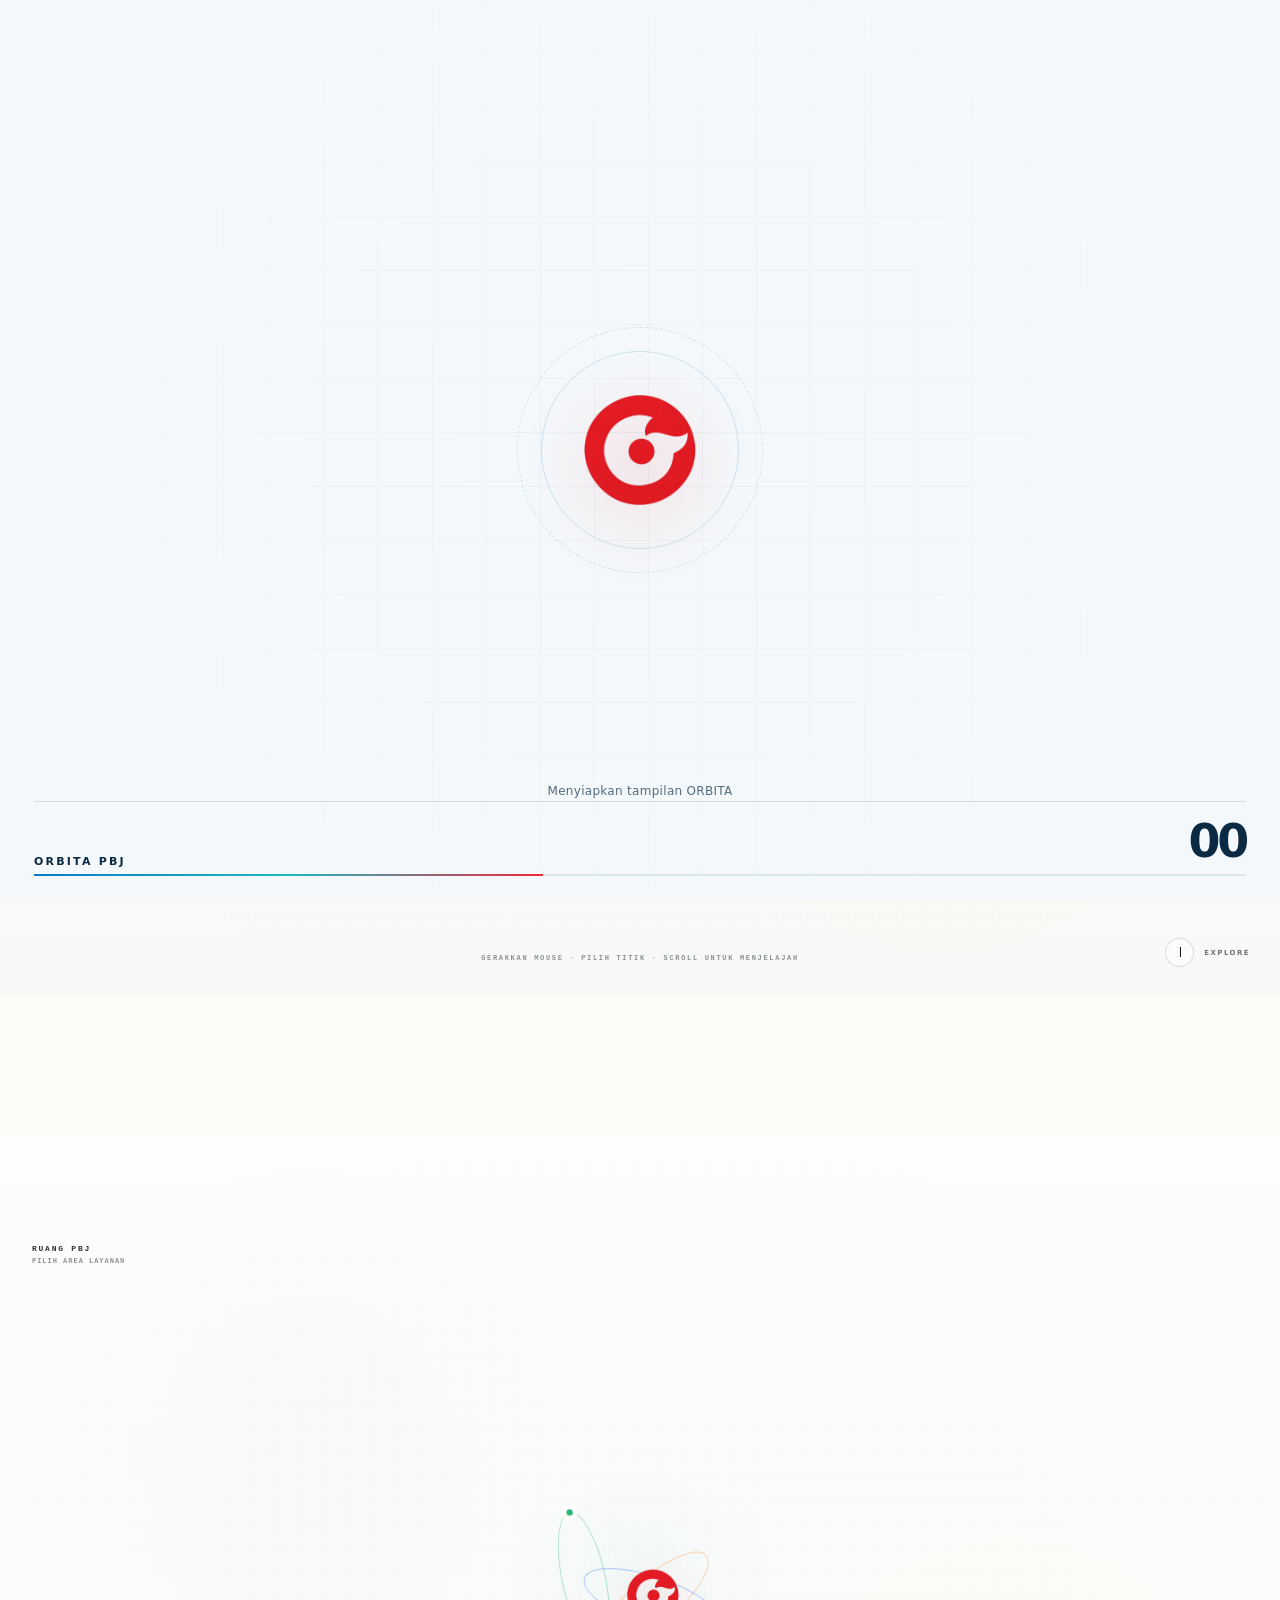
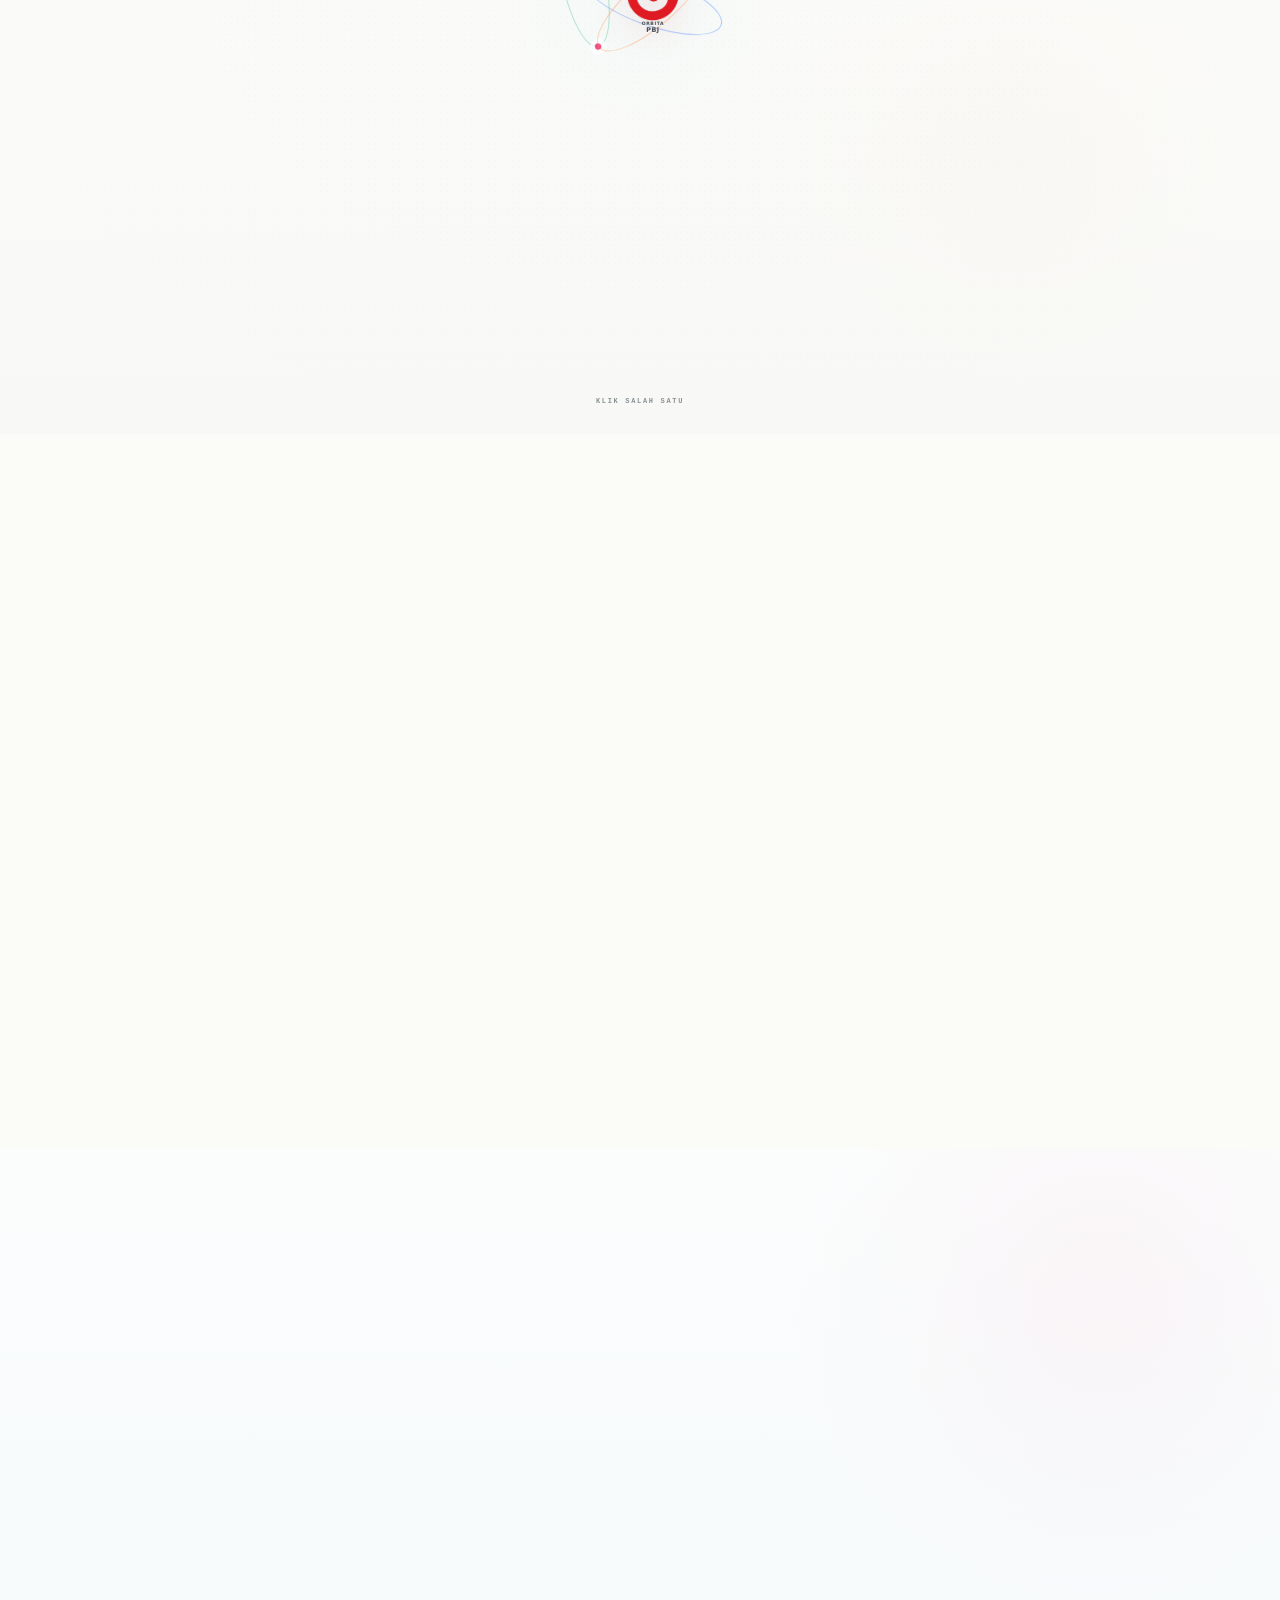
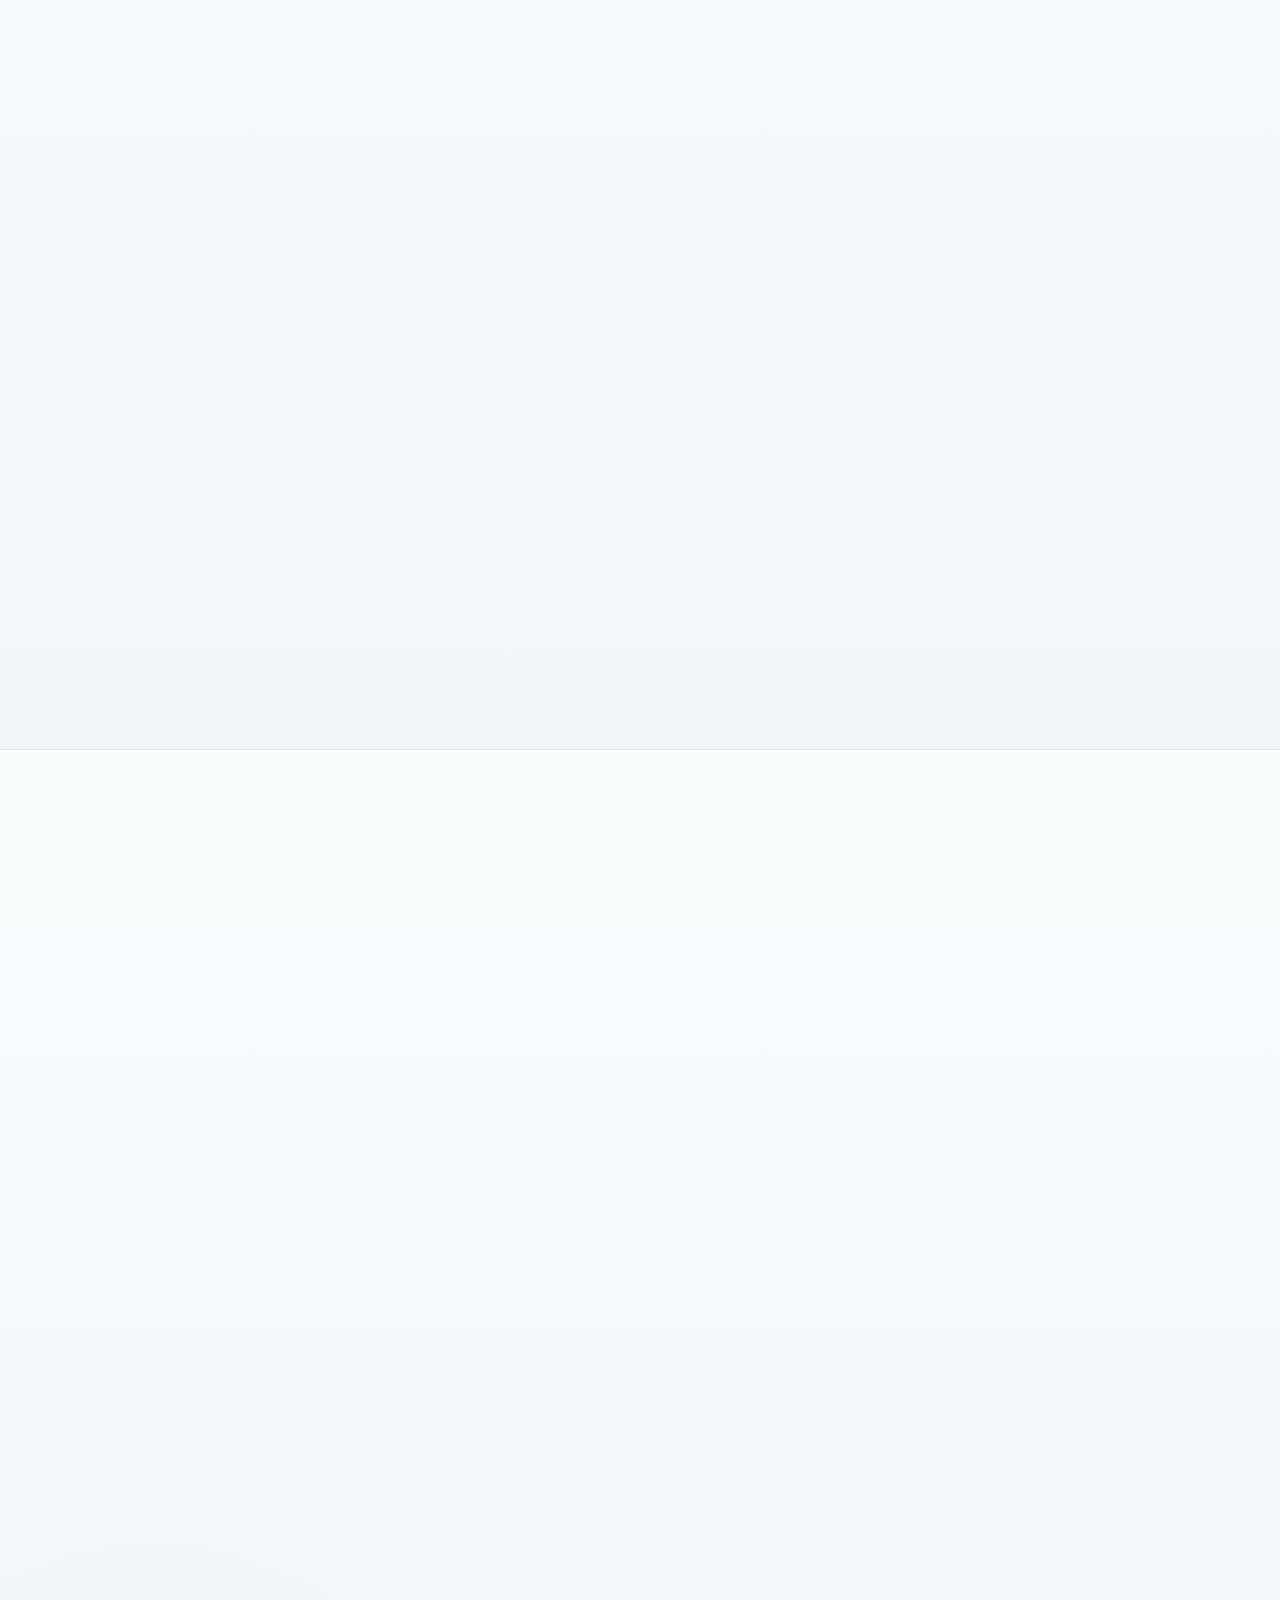
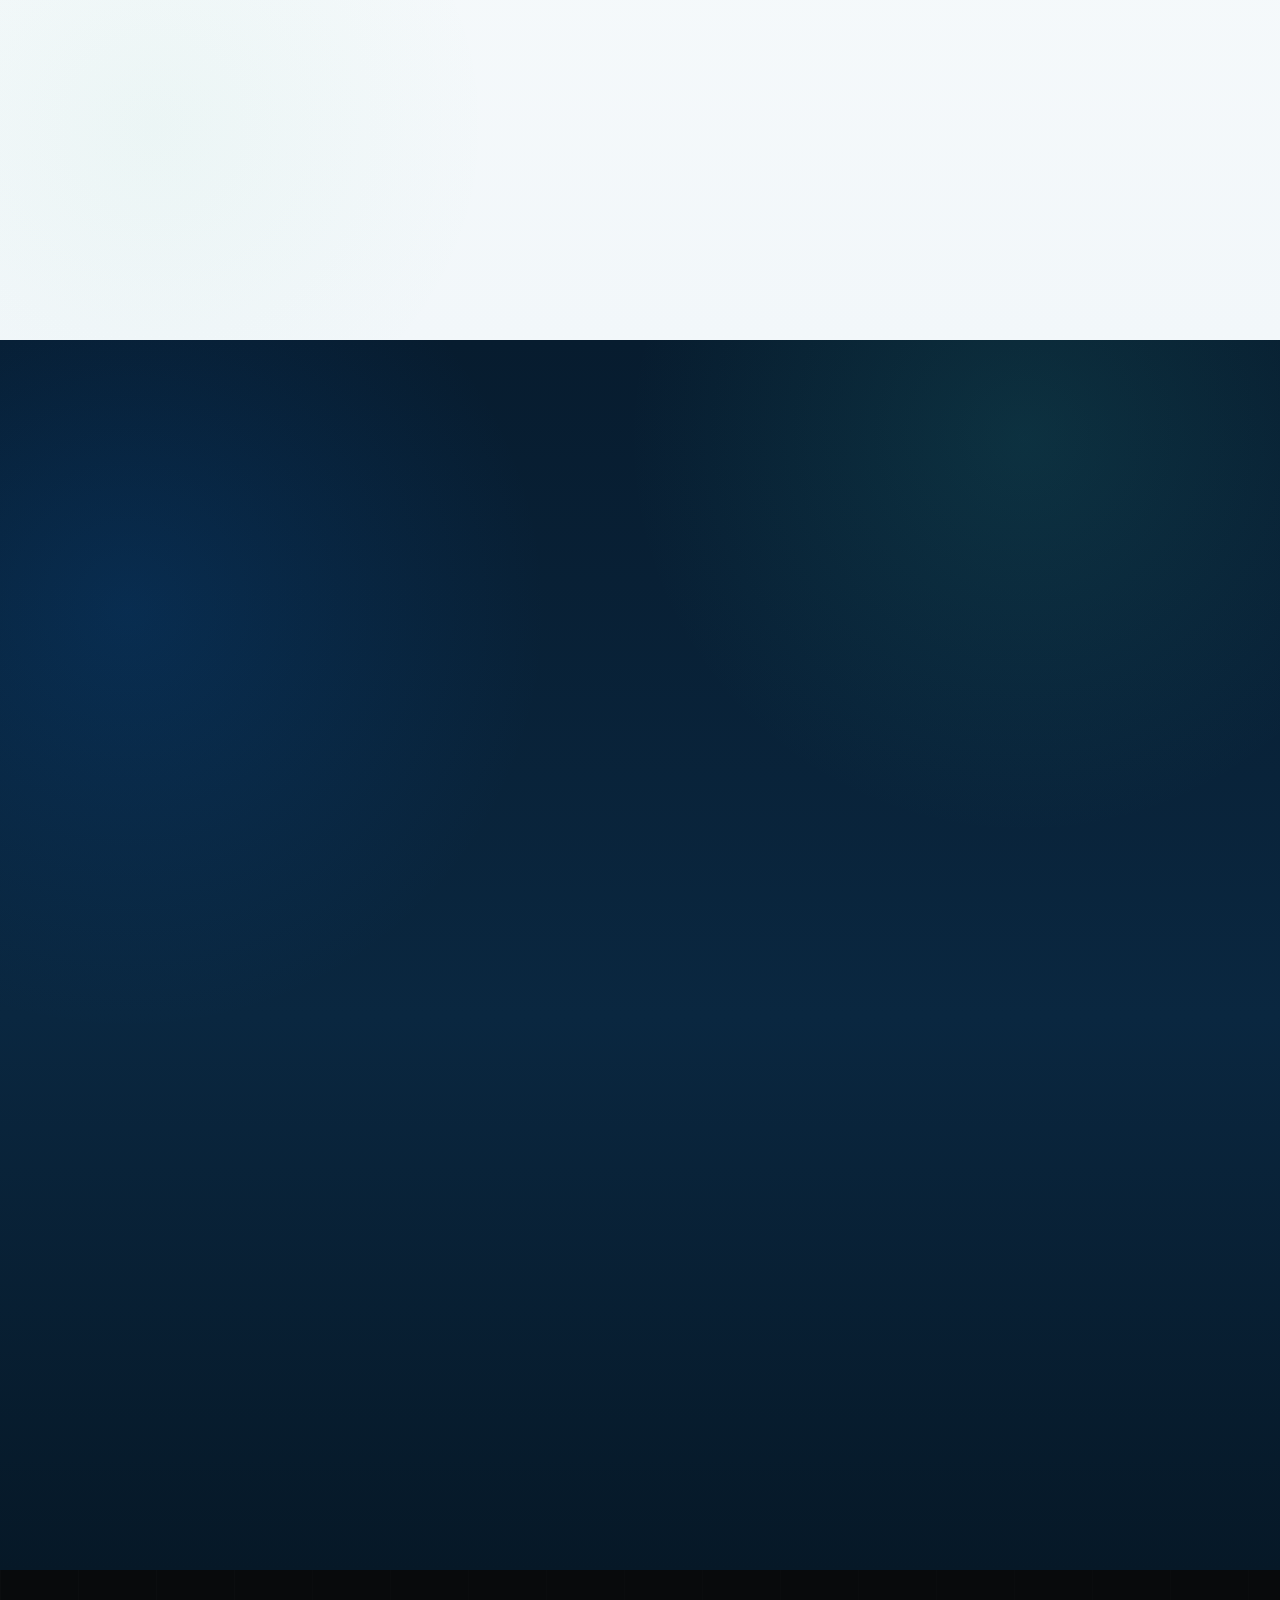
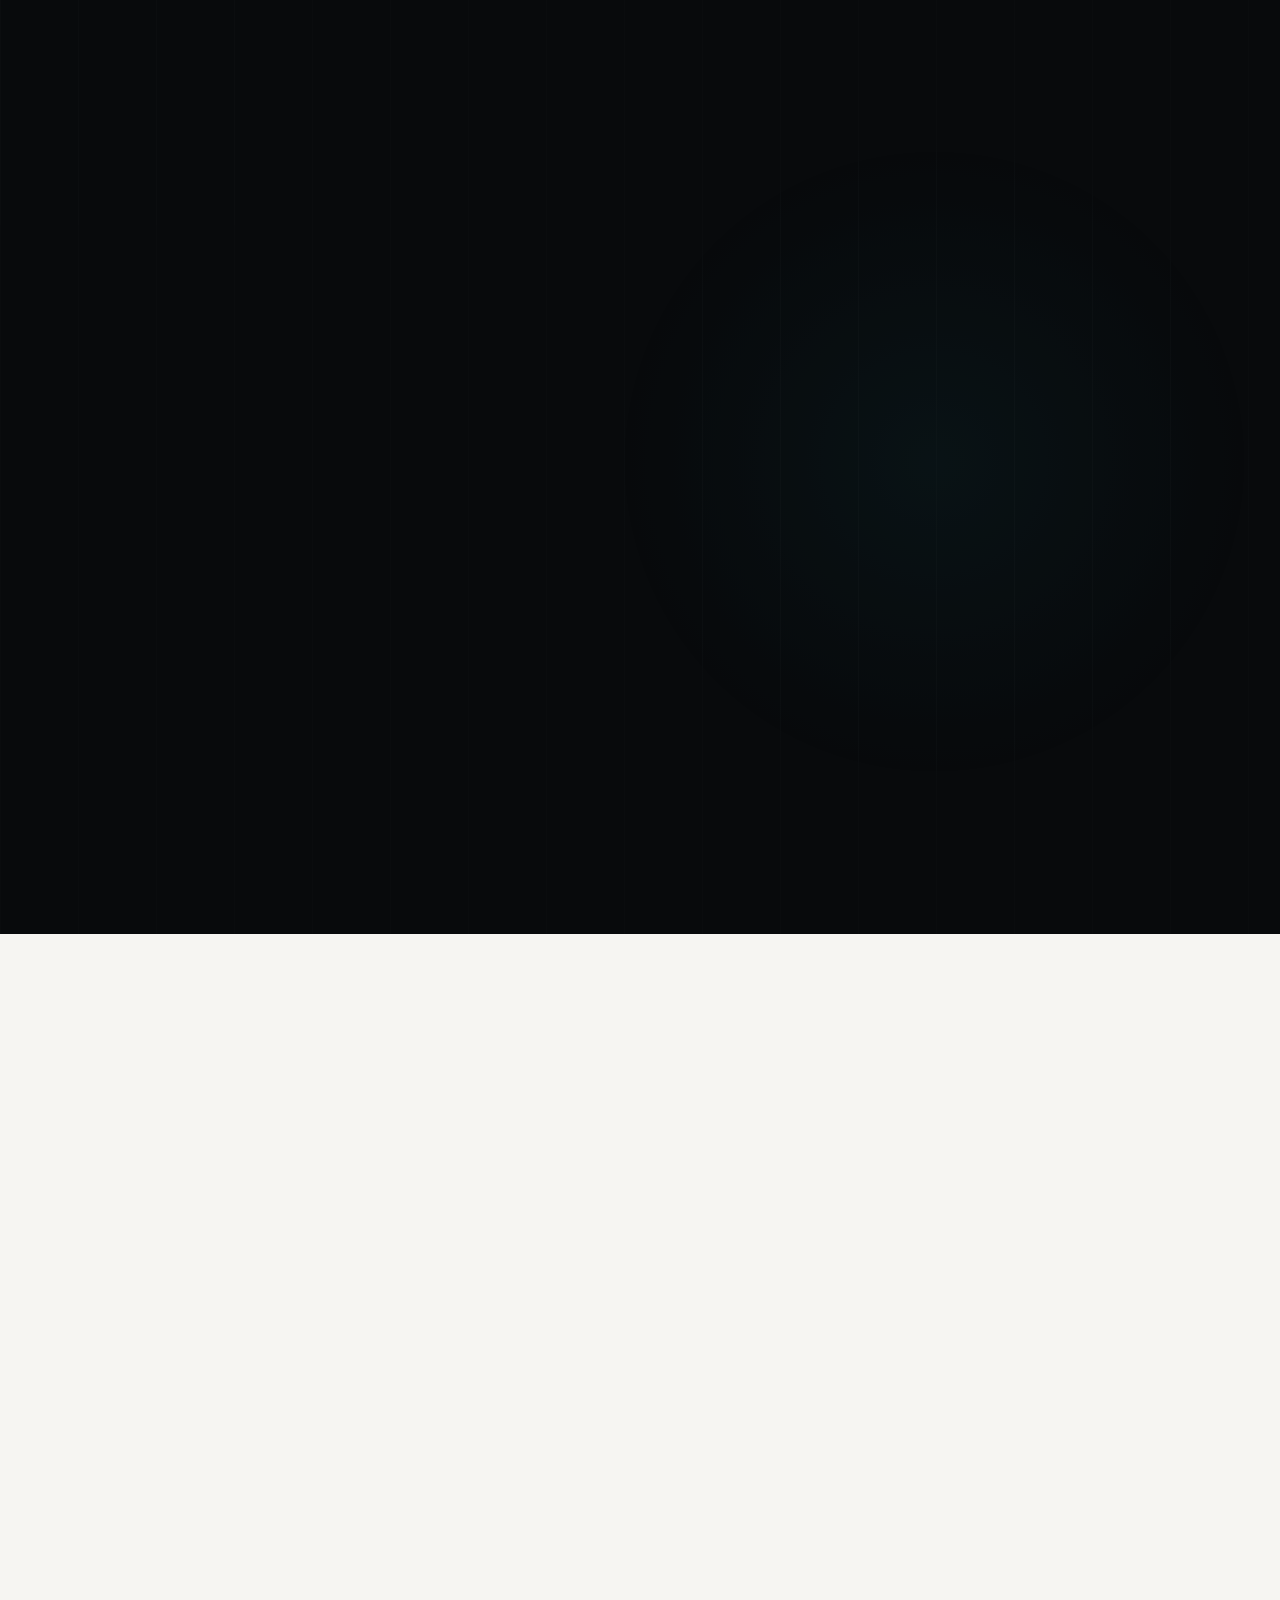
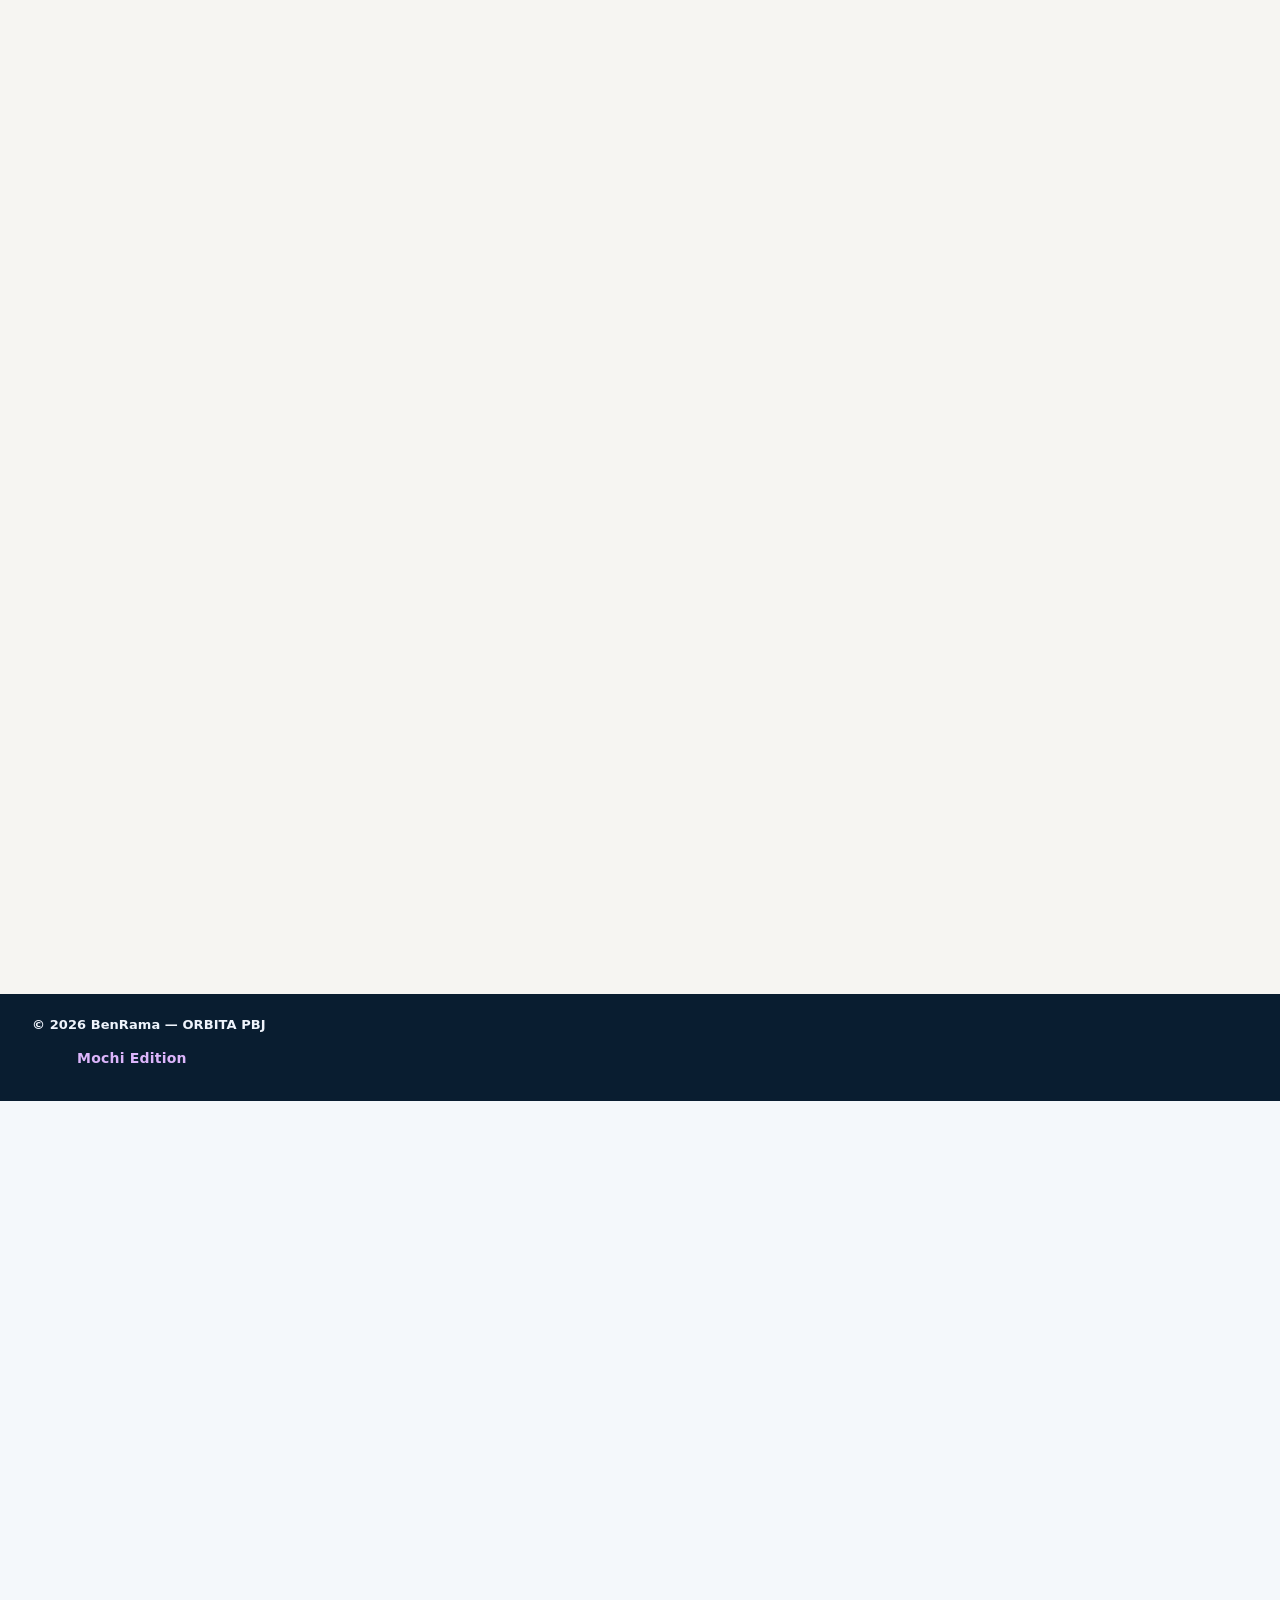
<file: index.html>
<!doctype html>
<html lang="id"><head><meta charset="utf-8"><meta name="viewport" content="width=device-width,initial-scale=1"><title>ORBITA PBJ</title><link rel="icon" href="./assets/img/favicon.png"><meta http-equiv="refresh" content="0; url=./profil-pbj/"><script>location.replace('./profil-pbj/');</script></head><body><a href="./profil-pbj/">Buka ORBITA PBJ</a></body></html>
</file>
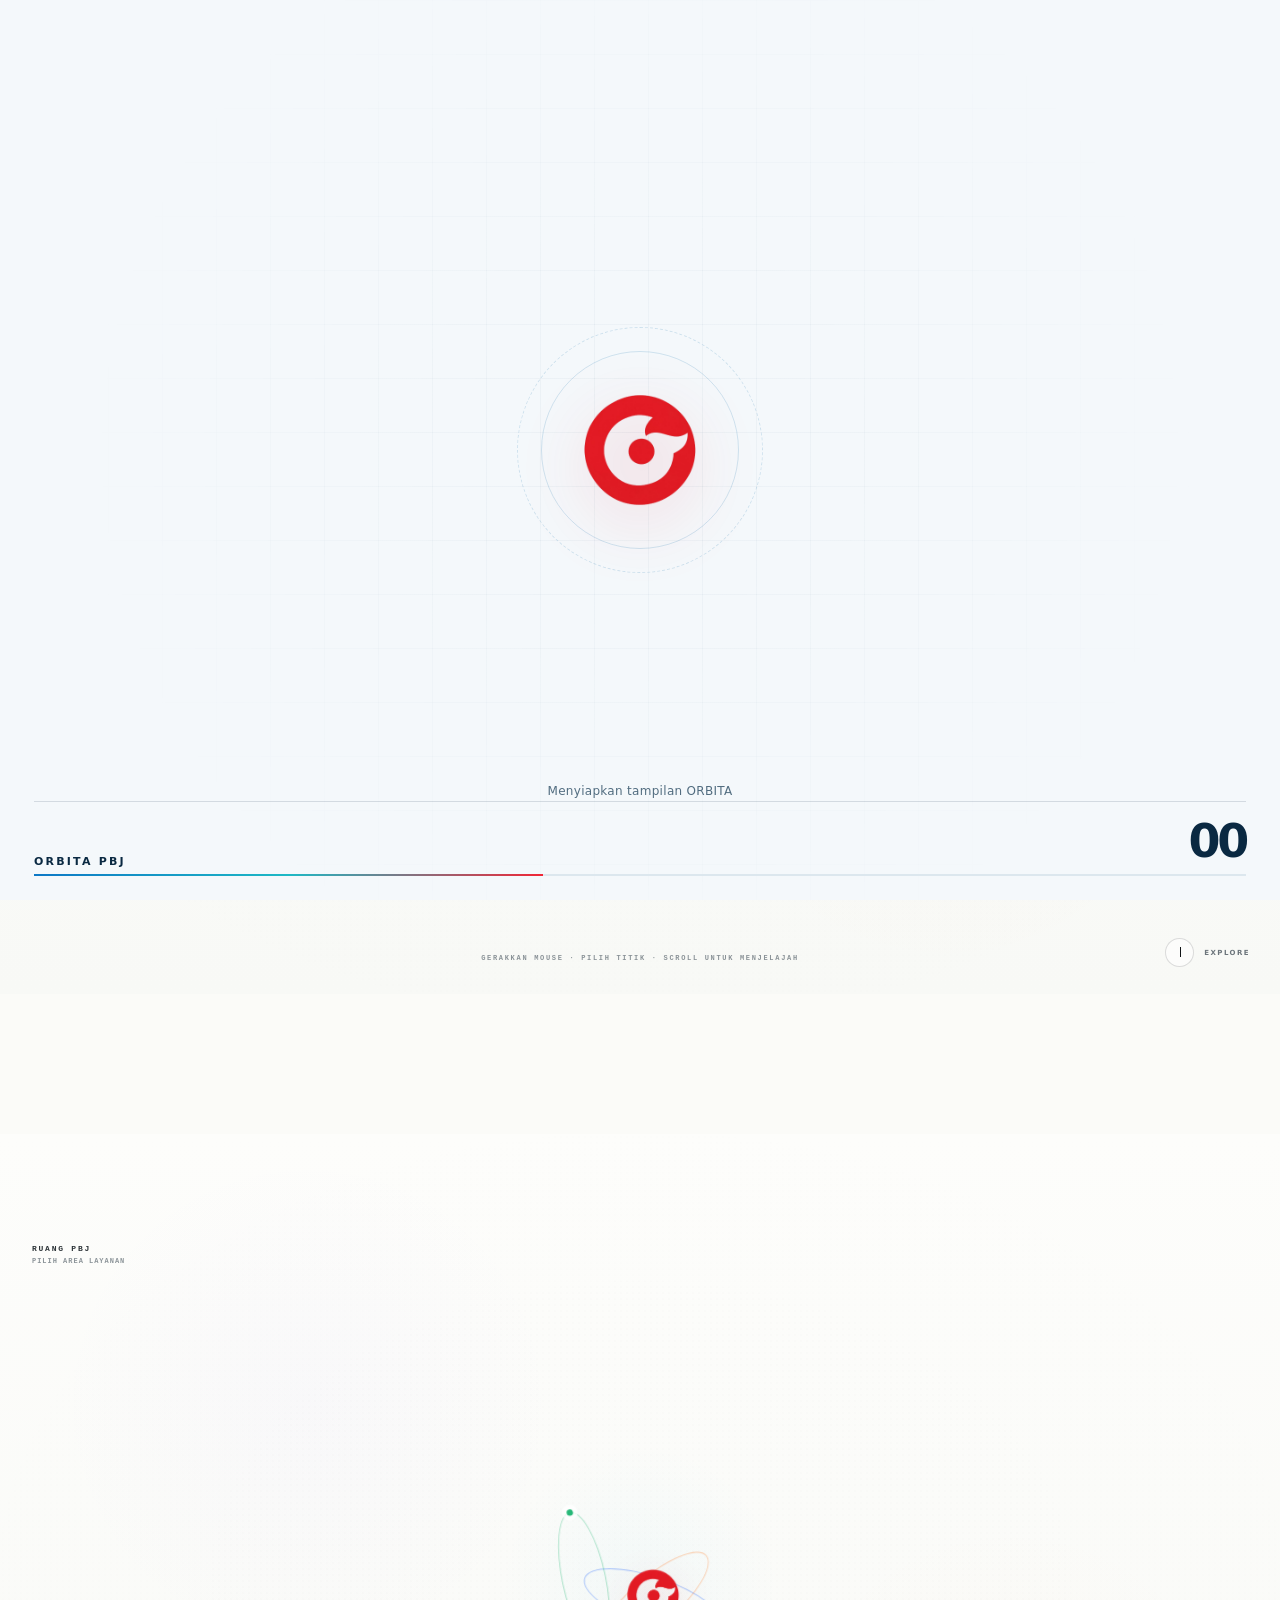
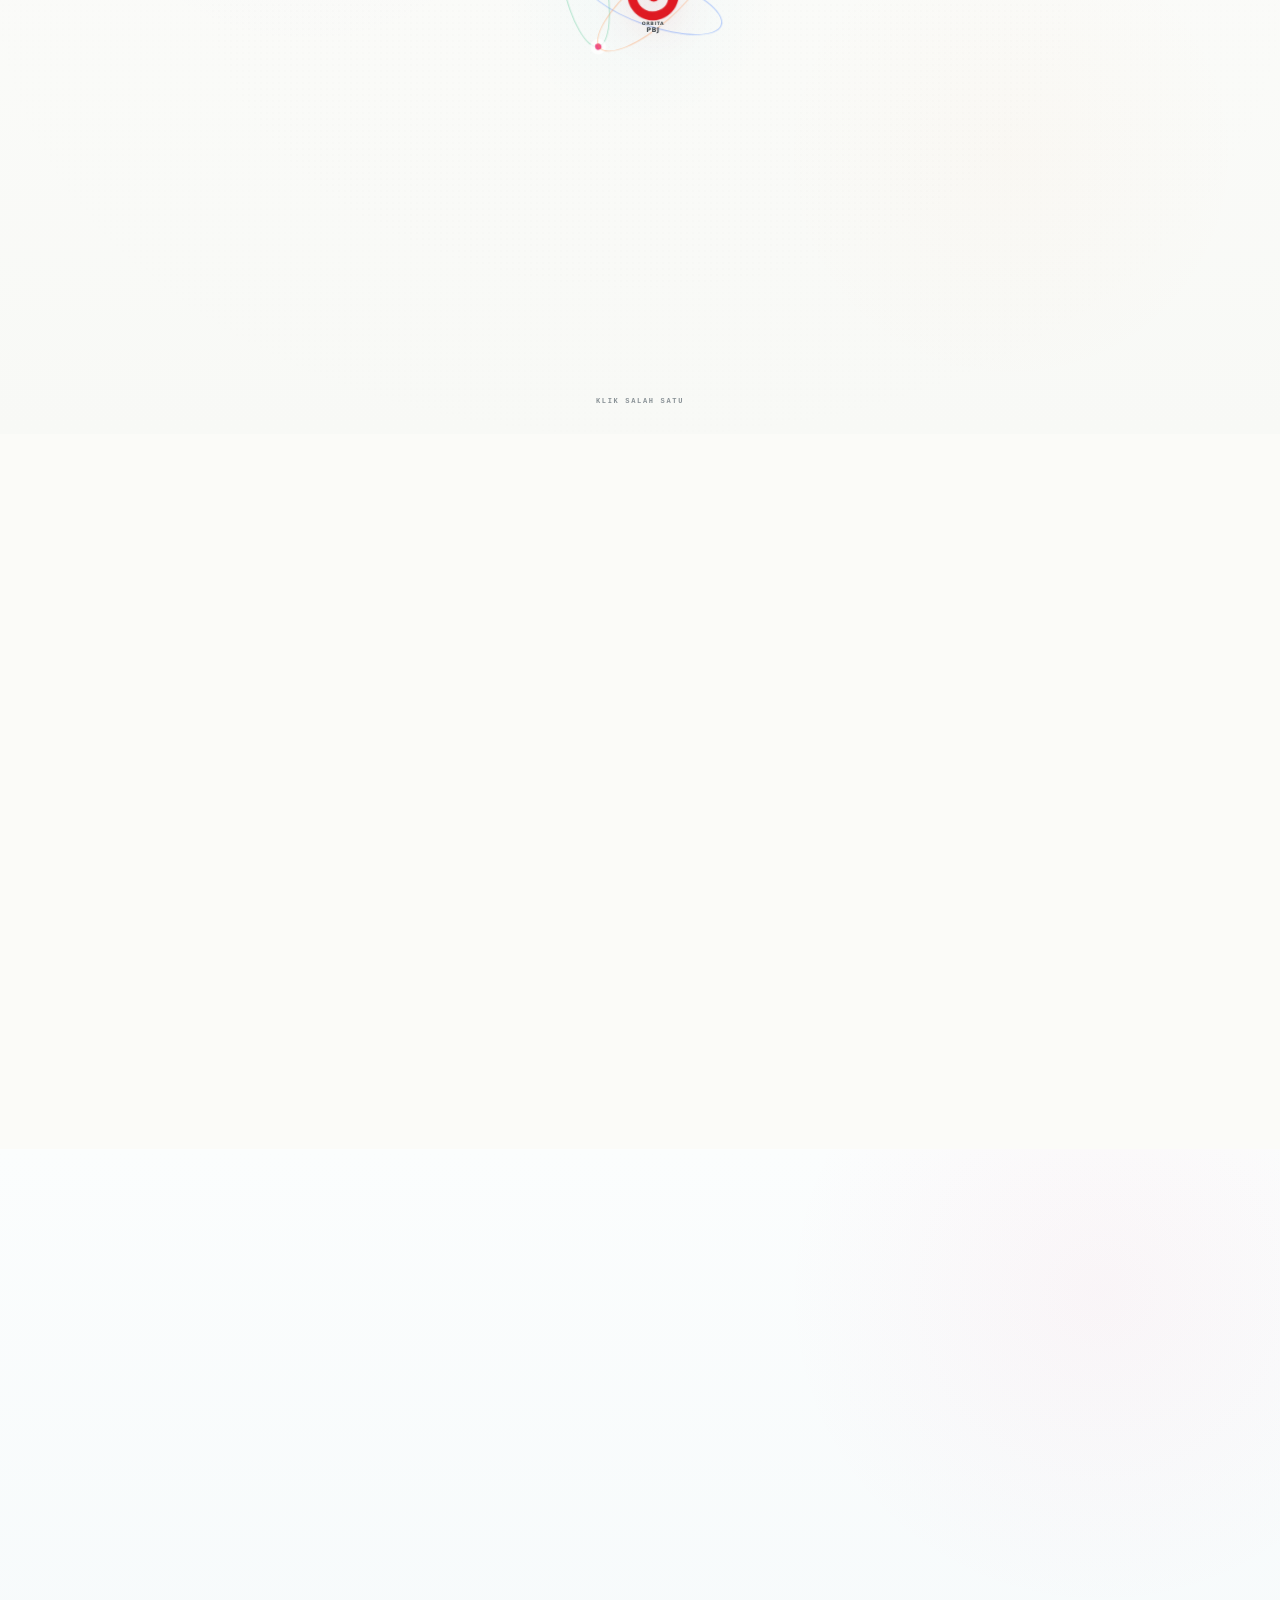
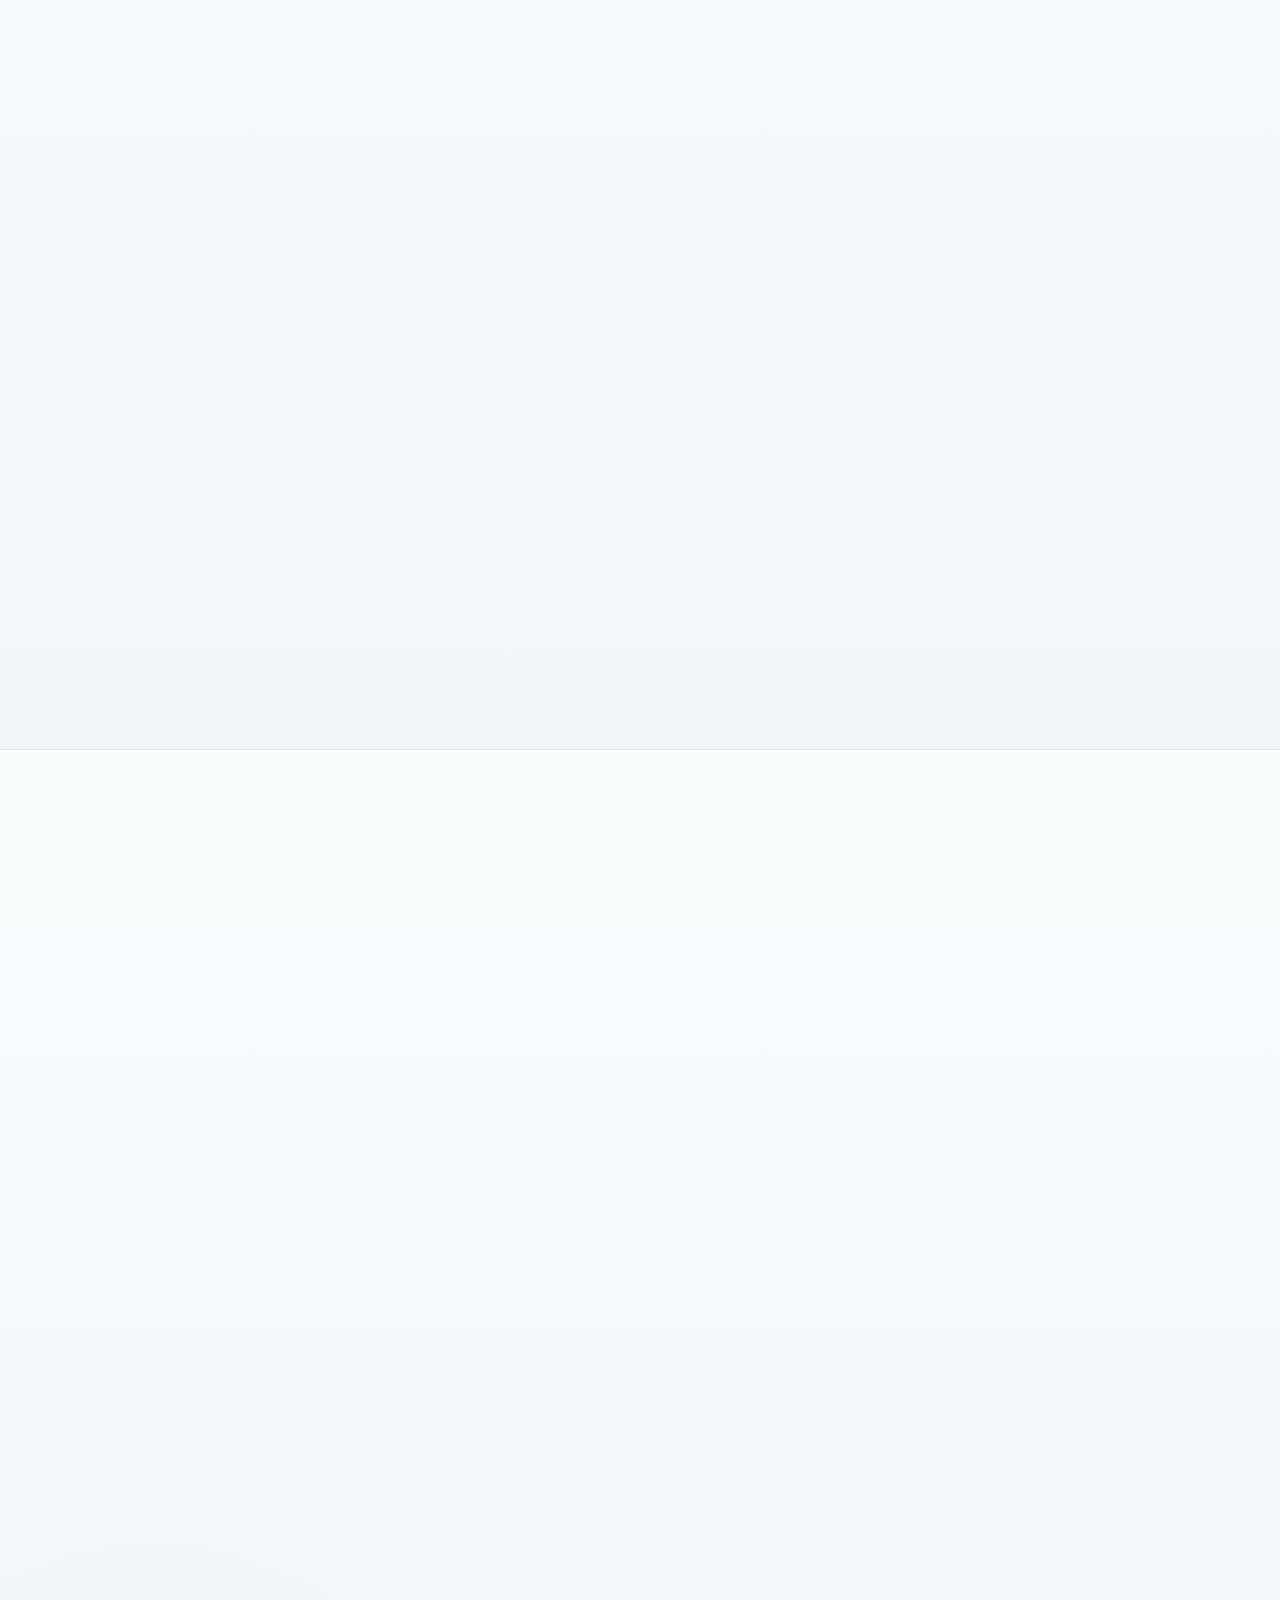
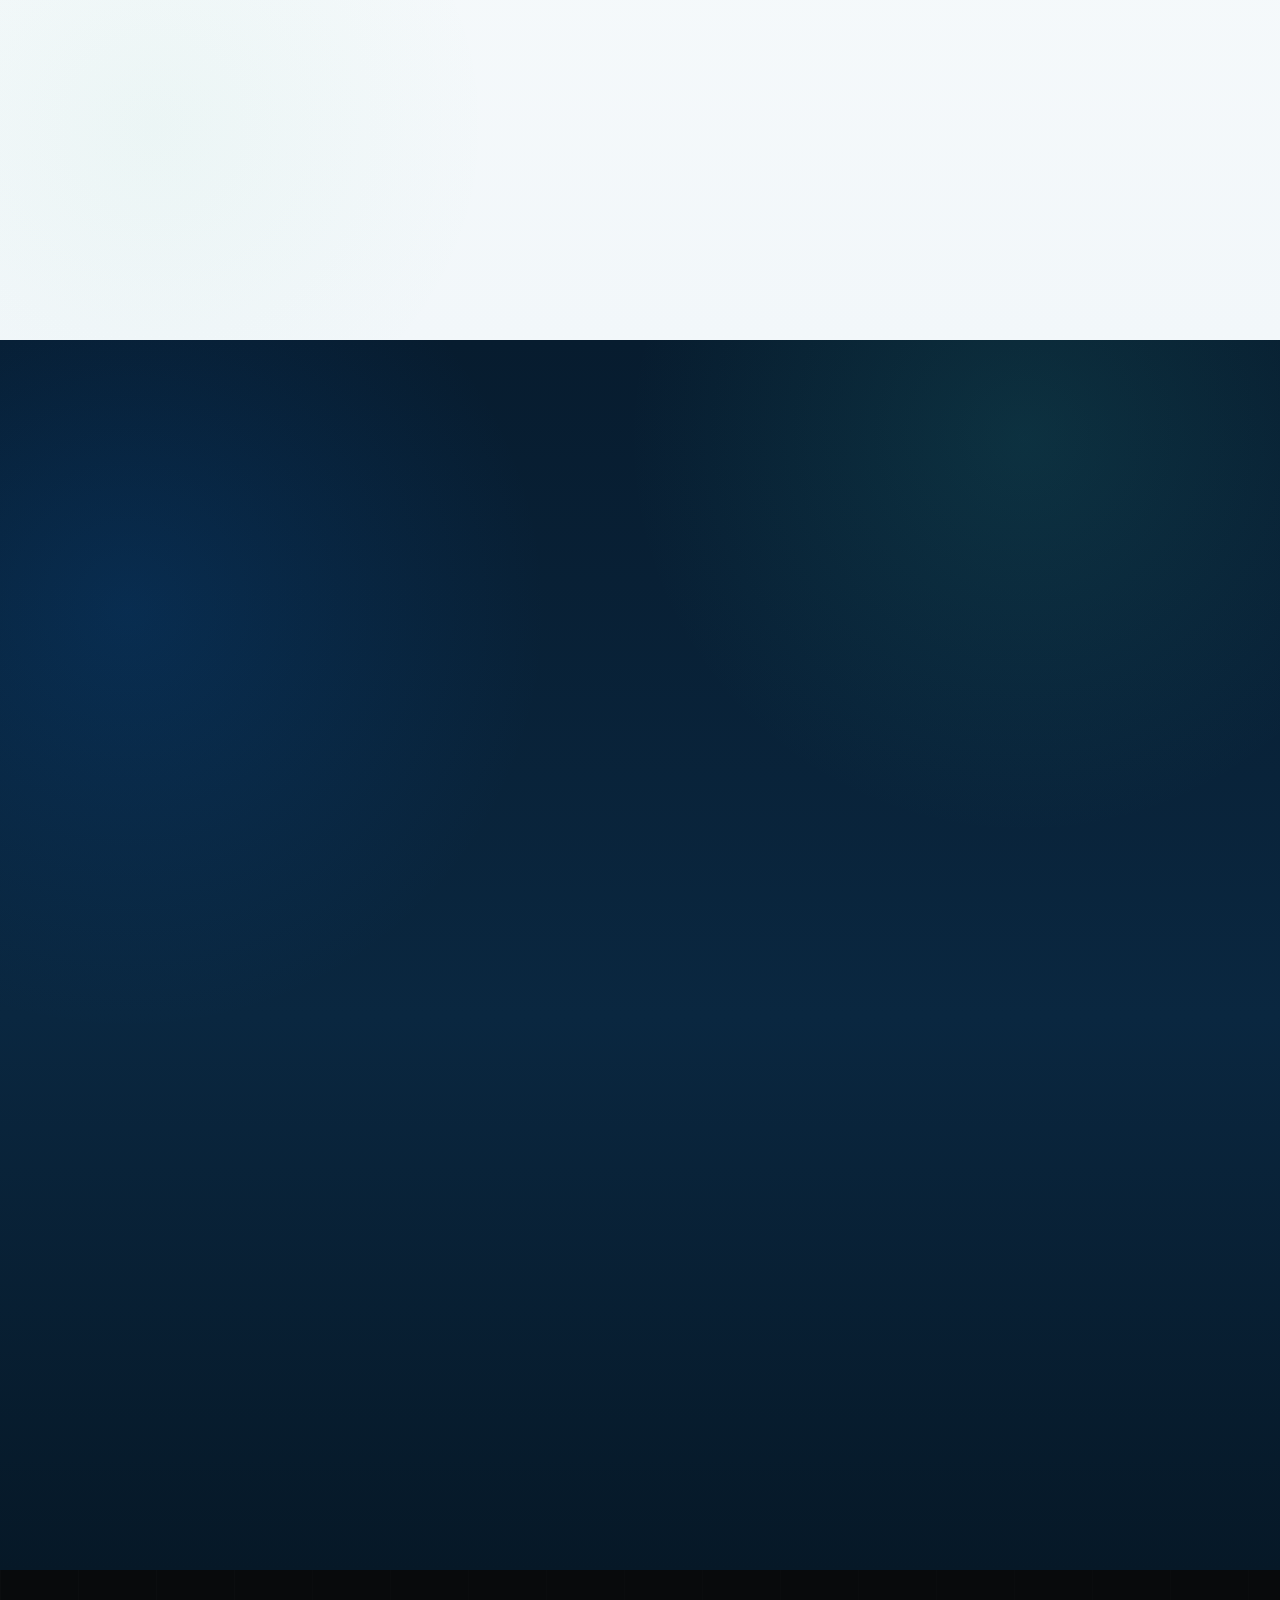
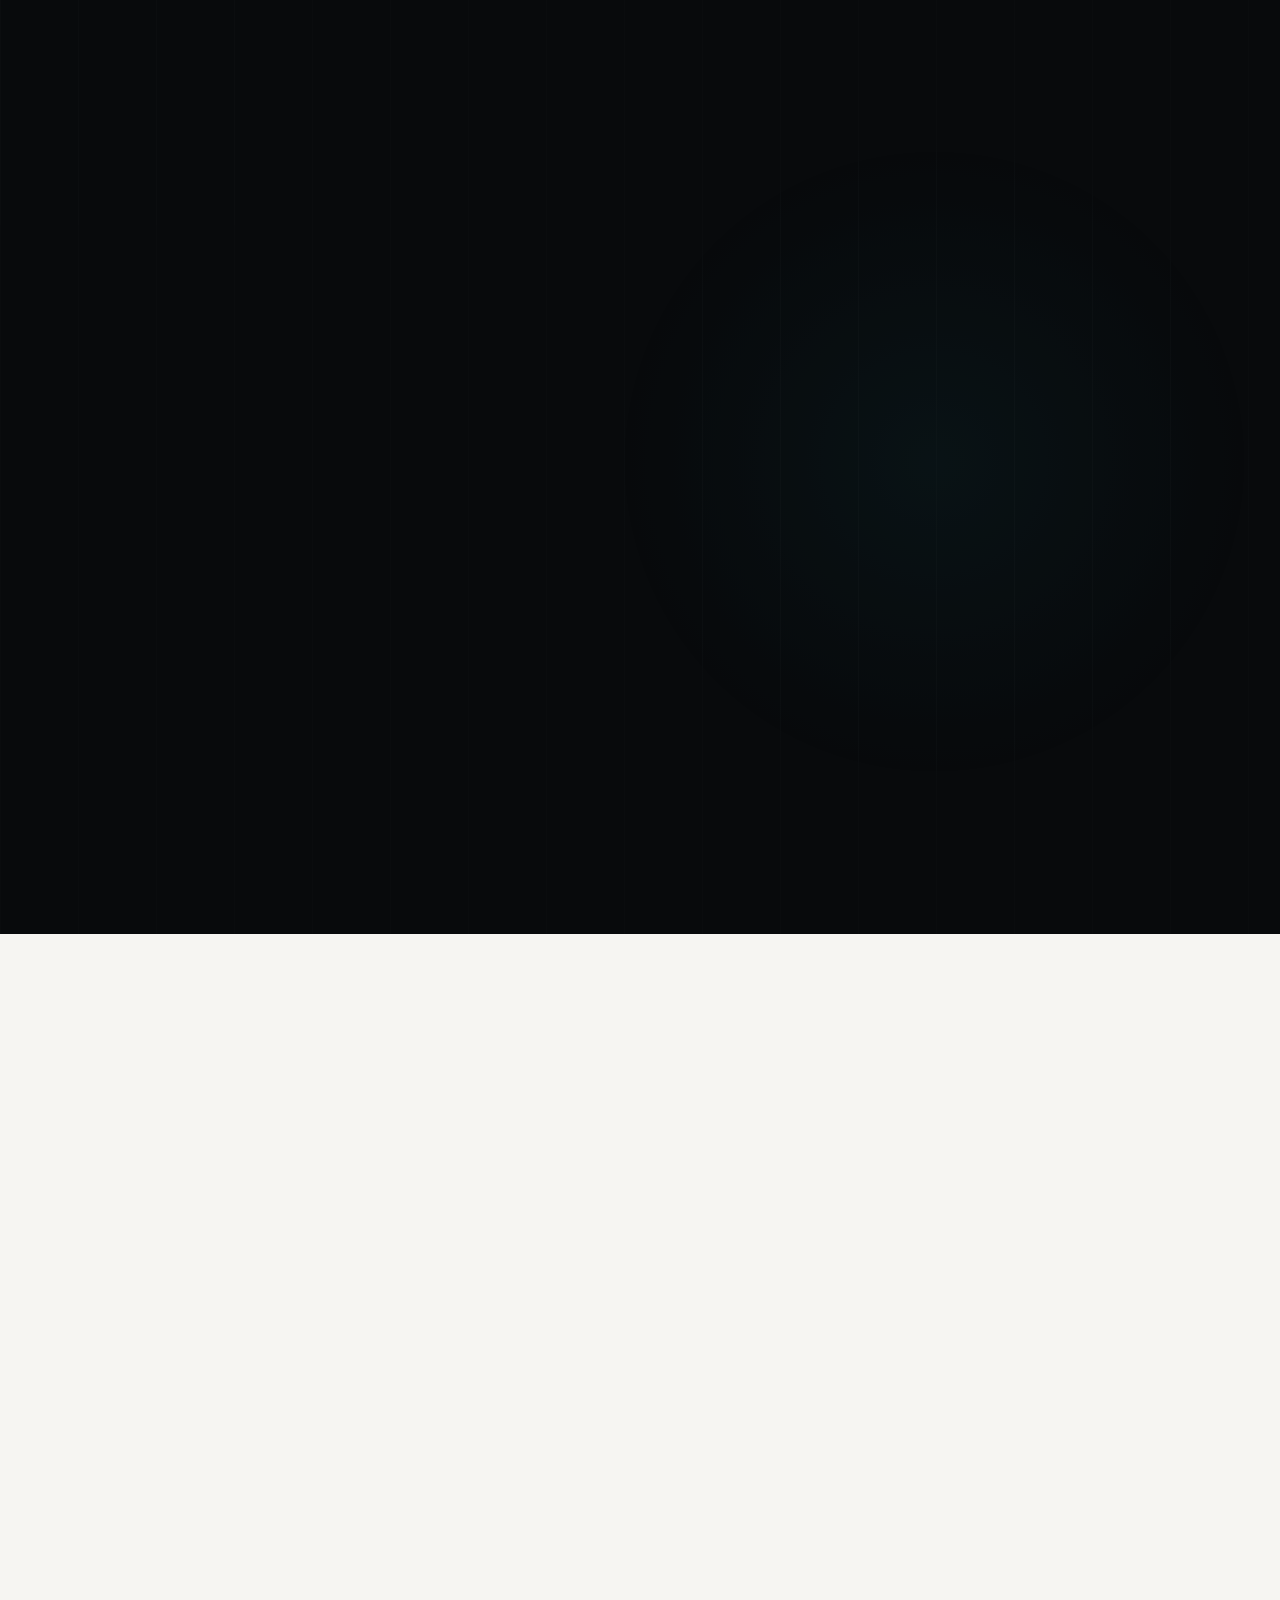
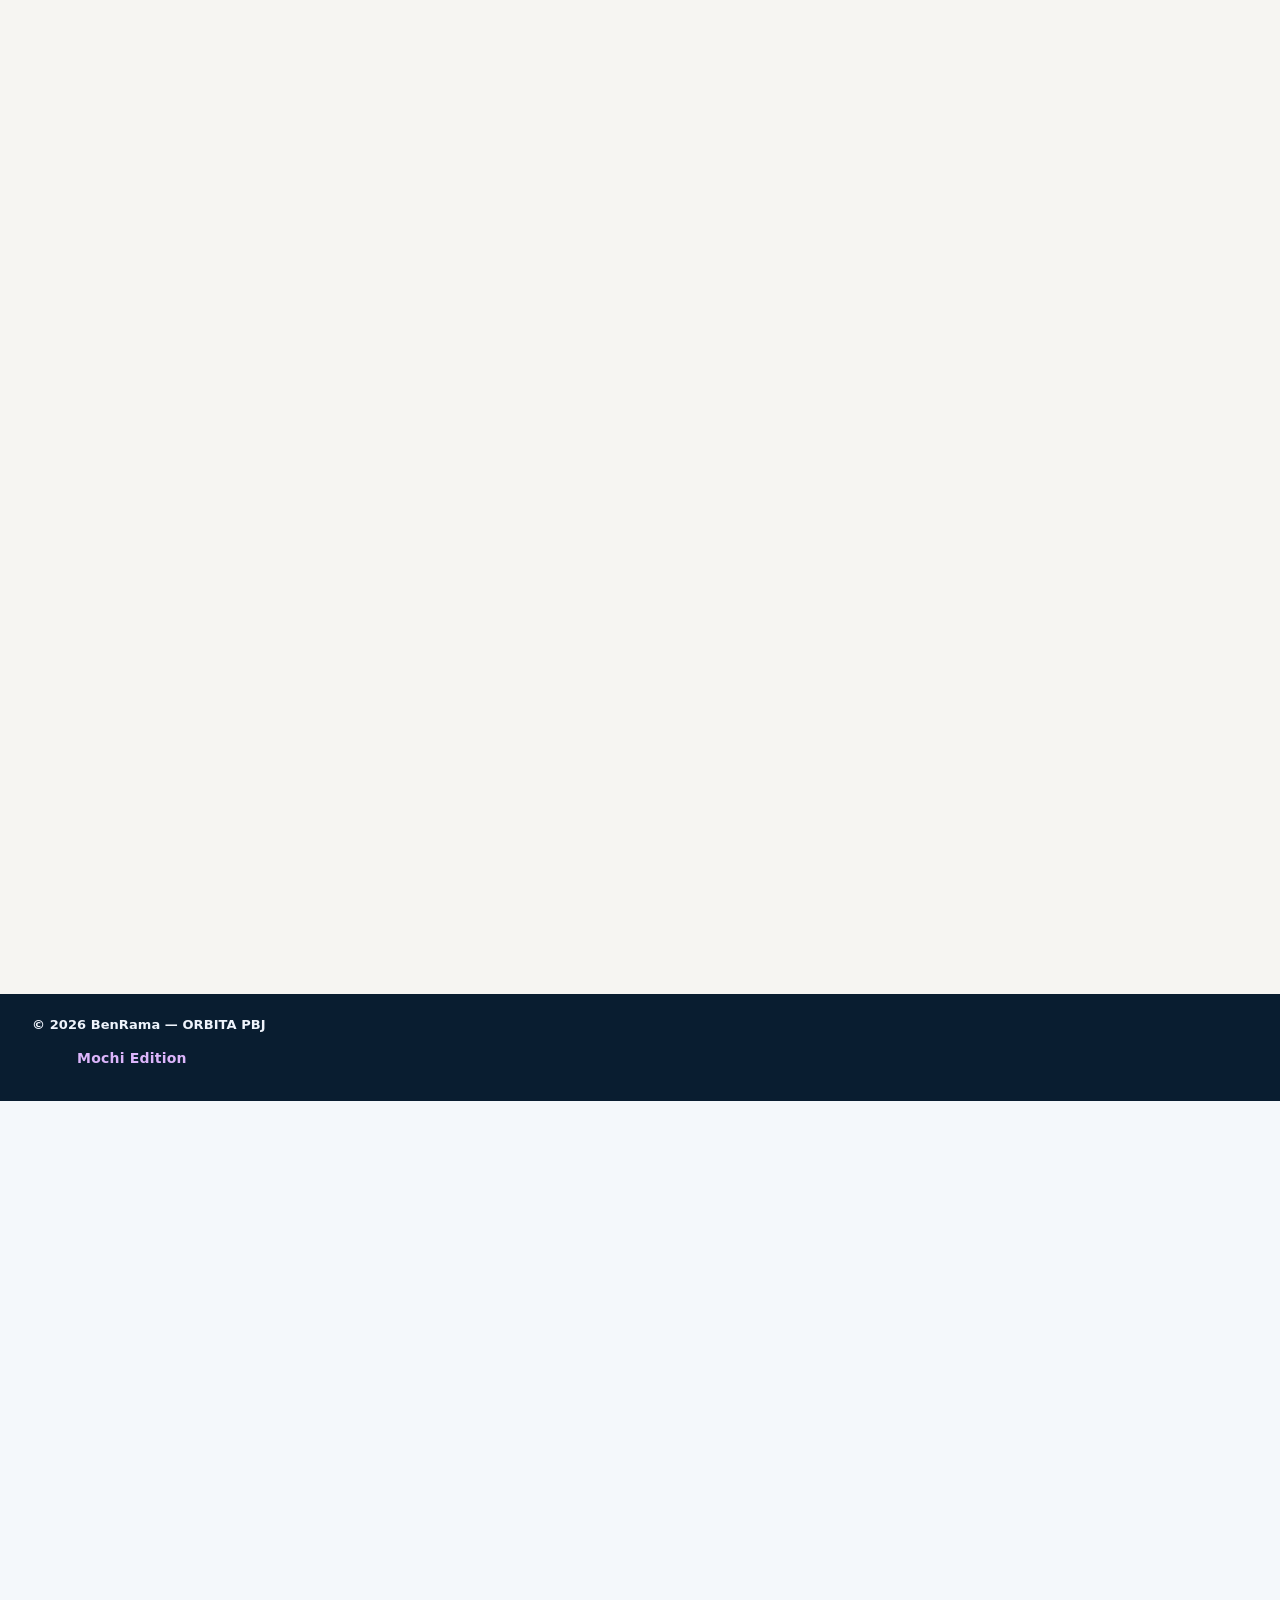
<file: admin/index.html>
<!doctype html>
<html lang="id">
<head>
  <script>if(!sessionStorage.getItem("traxpbj_admin_token"))location.replace("../profil-pbj/?login=1&next=admin");</script>
  <meta charset="utf-8">
  <meta name="viewport" content="width=device-width,initial-scale=1">
  <meta name="theme-color" content="#071f33">
  <title>Admin ORBITA PBJ</title>
  <link rel="icon" href="../assets/img/favicon.png">
  <link rel="preconnect" href="https://script.google.com">
  <link rel="preconnect" href="https://drive.google.com">
  <link rel="stylesheet" href="../assets/css/admin.css?v=26.2">
  <script src="https://cdn.sheetjs.com/xlsx-0.20.3/package/dist/xlsx.full.min.js"></script>
</head>
<body>
  <div class="admin-process" id="adminProcess" hidden aria-live="polite"><div class="admin-process-card"><div class="admin-process-logo"><img src="../assets/img/LOGOPBJ.png" alt=""></div><small>ORBITA PBJ CMS</small><strong id="adminProcessTitle">Memproses</strong><span id="adminProcessDetail">Mohon tunggu</span><div class="admin-process-track"><i id="adminProcessBar"></i></div></div></div>
  <header class="admin-topbar">
    <a class="admin-brand" href="../profil-pbj/"><img src="../assets/img/traxpbj-logo.png" alt=""><span><b>ORBITA PBJ</b><small>Admin</small></span></a>
    <a class="back-site" href="../profil-pbj/">Kembali ke Profil PBJ ↗</a>
  </header>

  <main>
    <section class="login-scene" id="loginScene">
      <div class="login-orbit" aria-hidden="true"><i></i><i></i><i></i></div>
      <form class="login-card" id="loginForm" autocomplete="off">
        <div class="login-logo"><img src="../assets/img/traxpbj-logo.png" alt=""></div>
        <small>ADMIN ORBITA PBJ</small>
        <h1>Masuk</h1>
        <label><span>Password</span><input id="adminPassword" type="password" required autocomplete="current-password" placeholder="Masukkan password"></label>
        <button type="submit">Masuk</button>
        <p class="login-error" id="loginError" role="alert"></p>
      </form>
    </section>

    <section class="admin-dashboard" id="adminDashboard" hidden>
      <div class="admin-shell">
        <div class="admin-heading">
          <div><small>ORBITA PBJ · KOTA BOGOR</small><h1>Kelola Konten</h1></div>
          <div class="backend-pill" id="backendPill"><i></i><span>Google Backend</span></div><button id="logoutButton" type="button">Keluar</button>
        </div>

        <nav class="admin-tabs" aria-label="Menu admin">
          <button class="active" type="button" data-admin-tab="evaluation"><span>01</span>Evaluasi Pengguna Layanan</button>
          <button type="button" data-admin-tab="leaders"><span>02</span>Foto Pimpinan PBJ</button>
          <button type="button" data-admin-tab="events"><span>03</span>Edukasi &amp; Kegiatan PBJ</button>
          <button type="button" data-admin-tab="knowledge"><span>04</span>Pusat Pengetahuan PBJ</button>
          <button type="button" data-admin-tab="forum"><span>05</span>Forum Konsultasi</button>
          <button type="button" data-admin-tab="documentation"><span>06</span>Dokumentasi</button>
          <button type="button" data-admin-tab="team"><span>07</span>Pegawai PBJ</button>
          <button type="button" data-admin-tab="opd-access"><span>08</span>Akses OPD</button>
        </nav>

        <section class="admin-section active" data-admin-panel="evaluation">
          <div class="panel-head"><div><small>01 · EVALUASI PENGGUNA LAYANAN</small><h2>Import XLSX · 2026</h2></div><a href="../sample/EvaluasiPenggunaanPelayanan-2026-09-09sd2026-09-09.xlsx" download>Unduh contoh XLSX</a></div>
          <div class="import-drop" id="evaluationDrop">
            <input id="evaluationFile" type="file" accept=".xlsx,.xls" hidden>
            <button id="chooseEvaluationFile" type="button"><span>＋</span><b>Pilih file XLSX</b><small>Evaluasi Layanan tahun 2026</small></button>
            <div class="import-file" id="evaluationFileName">Belum ada file dipilih</div>
          </div>

          <div class="evaluation-preview" id="evaluationPreview" hidden>
            <div class="preview-kpis">
              <div class="accent"><small>IKM UNIT PELAYANAN</small><strong id="adminEvalIkm">—</strong></div>
              <div><small>RESPONDEN</small><strong id="adminEvalRespondents">—</strong></div>
              <div><small>PARAMETER</small><strong id="adminEvalParameters">14</strong></div>
              <div><small>PERIODE</small><strong id="adminEvalPeriod">—</strong></div>
            </div>
            <div class="preview-table-wrap"><table><thead><tr><th>Parameter</th><th>Tidak Memuaskan</th><th>Kurang Memuaskan</th><th>Memuaskan</th><th>Sangat Memuaskan</th><th>Persentase</th></tr></thead><tbody id="adminEvalRows"></tbody></table></div>
            <div class="admin-actions"><button class="primary" id="saveEvaluation" type="button">Simpan Evaluasi 2026</button><button id="exportEvaluation" type="button">Unduh Data Evaluasi 2026</button></div>
          </div>
        </section>

        <section class="admin-section" data-admin-panel="leaders">
          <div class="panel-head"><div><small>02 · PIMPINAN PBJ</small><h2>Foto Profil</h2></div></div>
          <div class="leader-admin-grid">
            <article class="leader-admin-card" data-leader-key="kabag">
              <div class="leader-admin-photo" id="leaderPreview_kabag"><span>KABAG</span></div>
              <div class="leader-admin-info"><small>KEPALA BAGIAN PBJ</small><input id="leaderName_kabag" type="text" placeholder="Nama Kepala Bagian"><label class="photo-button">Pilih Foto<input id="leaderPhoto_kabag" type="file" accept="image/*" hidden></label></div>
            </article>
            <article class="leader-admin-card" data-leader-key="lpse">
              <div class="leader-admin-photo" id="leaderPreview_lpse"><span>LPSE</span></div>
              <div class="leader-admin-info"><small>LPSE</small><input id="leaderName_lpse" type="text" value="Ketua Kelompok LPSE"><label class="photo-button">Pilih Foto<input id="leaderPhoto_lpse" type="file" accept="image/*" hidden></label></div>
            </article>
            <article class="leader-admin-card" data-leader-key="advokasi">
              <div class="leader-admin-photo" id="leaderPreview_advokasi"><span>P&amp;A</span></div>
              <div class="leader-admin-info"><small>PEMBINAAN &amp; ADVOKASI</small><input id="leaderName_advokasi" type="text" value="Ketua Kelompok Pembinaan dan Advokasi"><label class="photo-button">Pilih Foto<input id="leaderPhoto_advokasi" type="file" accept="image/*" hidden></label></div>
            </article>
            <article class="leader-admin-card" data-leader-key="pengelolaan">
              <div class="leader-admin-photo" id="leaderPreview_pengelolaan"><span>PBJ</span></div>
              <div class="leader-admin-info"><small>PENGELOLAAN PBJ</small><input id="leaderName_pengelolaan" type="text" value="Ketua Kelompok Pengelolaan PBJ"><label class="photo-button">Pilih Foto<input id="leaderPhoto_pengelolaan" type="file" accept="image/*" hidden></label></div>
            </article>
          </div>
          <div class="admin-actions"><button class="primary" id="saveLeaders" type="button">Simpan Foto</button><button id="exportLeaders" type="button">Unduh Data Foto</button></div>
        </section>

        <section class="admin-section" data-admin-panel="events">
          <div class="panel-head"><div><small>03 · EDUKASI &amp; KEGIATAN PBJ</small><h2>Kelola Kegiatan</h2></div><button class="panel-export" id="exportEvents" type="button">Unduh Data</button></div>
          <form class="portal-admin-form" id="eventForm">
            <input type="hidden" id="eventId">
            <div class="portal-form-grid">
              <label><span>Jenis Kegiatan</span><select id="eventType"><option>Sosialisasi</option><option>Bimbingan Teknis</option><option>Pendampingan</option><option>Workshop</option><option>Rapat Teknis</option></select></label>
              <label><span>Tanggal</span><input id="eventDate" type="date" required></label>
              <label><span>Waktu</span><input id="eventTime" type="text" placeholder="09.00 WIB"></label>
              <label><span>Status</span><select id="eventStatus"><option value="upcoming">Akan datang</option><option value="done">Sudah dilaksanakan</option></select></label>
              <label class="span-2"><span>Judul Kegiatan</span><input id="eventTitle" type="text" required placeholder="Judul kegiatan"></label>
              <label class="span-2"><span>Tempat</span><input id="eventPlace" type="text" placeholder="Lokasi kegiatan"></label>
              <label class="span-2"><span>Ringkasan</span><textarea id="eventSummary" rows="4" placeholder="Ringkasan kegiatan"></textarea></label>
              <label class="span-2"><span>Tautan Materi</span><input id="eventMaterialUrl" type="url" placeholder="https://..."></label>
              <label class="span-2"><span>Dokumen Kegiatan</span><input id="eventDocumentFile" type="file" accept=".pdf,.doc,.docx,.xls,.xlsx,.ppt,.pptx,.jpg,.jpeg,.png"><small class="field-note">Opsional. Dokumen disimpan ke folder Edukasi &amp; Kegiatan PBJ di Google Drive.</small></label>
            </div>
            <div class="admin-file-note" id="eventDocumentNote">Belum ada dokumen kegiatan.</div>
            <div class="admin-actions"><button type="button" id="eventReset">Batal / Kosongkan</button><button class="primary" type="submit">Simpan Kegiatan</button></div>
          </form>
          <div class="portal-admin-list" id="eventAdminList"></div>
        </section>

        <section class="admin-section" data-admin-panel="knowledge">
          <div class="panel-head"><div><small>04 · PUSAT PENGETAHUAN PBJ</small><h2>Kelola Dokumen</h2></div><button class="panel-export" id="exportKnowledge" type="button">Unduh Data</button></div>
          <form class="portal-admin-form" id="knowledgeForm">
            <input type="hidden" id="knowledgeId">
            <div class="portal-form-grid">
              <label><span>Kategori</span><select id="knowledgeType"><option>Regulasi</option><option>Panduan</option><option>Template</option><option>Materi</option><option>FAQ</option></select></label>
              <label><span>Tahun</span><input id="knowledgeYear" type="text" inputmode="numeric" maxlength="4" value="2026"></label>
              <label class="span-2"><span>Judul Dokumen</span><input id="knowledgeTitle" type="text" required placeholder="Judul dokumen"></label>
              <label class="span-2"><span>Keterangan</span><textarea id="knowledgeSummary" rows="4" placeholder="Keterangan singkat dokumen"></textarea></label>
              <label class="span-2"><span>File Dokumen · bisa pilih beberapa</span><input id="knowledgeFile" type="file" multiple accept=".pdf,.doc,.docx,.xls,.xlsx,.ppt,.pptx,.jpg,.jpeg,.png"></label>
            </div>
            <div class="admin-file-note" id="knowledgeFileNote">File disimpan ke Pusat Pengetahuan PBJ di Google Drive.</div>
            <div class="admin-actions"><button type="button" id="knowledgeReset">Batal / Kosongkan</button><button class="primary" type="submit">Simpan Dokumen</button></div>
          </form>
          <div class="portal-admin-list" id="knowledgeAdminList"></div>
        </section>


        <section class="admin-section" data-admin-panel="documentation">
          <div class="panel-head"><div><small>06 · DOKUMENTASI</small><h2>Arsip Kegiatan</h2></div><button class="panel-export" id="exportSiteContentDocs" type="button">Unduh Data</button></div>
          <form class="portal-admin-form" id="documentationForm">
            <input type="hidden" id="documentationId">
            <div class="portal-form-grid">
              <label><span>Tanggal</span><input id="documentationDate" type="date"></label>
              <label><span>Jenis Dokumentasi</span><select id="documentationCategory"><option value="Briefing Internal">Briefing Internal</option><option value="Pendampingan &amp; Konsultasi" selected>Pendampingan &amp; Konsultasi</option><option value="Rapat Lainnya">Rapat Lainnya</option></select><small class="field-help">Pilih jenis dokumentasi yang akan ditampilkan pada linimasa.</small></label>
              <label class="span-2"><span>Judul Kegiatan</span><input id="documentationTitle" type="text" required placeholder="Judul kegiatan"></label>
              <label class="span-2"><span>Lokasi</span><input id="documentationLocation" type="text" placeholder="Lokasi kegiatan"></label>
              <label class="span-2"><span>Keterangan</span><textarea id="documentationDescription" rows="4" placeholder="Keterangan singkat kegiatan"></textarea></label>
              <label class="span-2"><span>Konten Instagram (opsional)</span><textarea id="documentationInstagram" rows="3" placeholder="Satu URL post/Reel per baris, contoh: https://www.instagram.com/p/.../"></textarea><small class="field-help">Post/Reel harus dapat dibuka publik agar bisa tampil di halaman dokumentasi.</small></label>
              <label class="span-2"><span>Foto / Video Kegiatan</span><input id="documentationPhoto" type="file" accept="image/*,video/mp4,video/webm,video/quicktime" multiple><small class="field-note">Bisa pilih banyak file. Foto dikompres otomatis; video maksimal 20 MB per file.</small></label>
            </div>
            <div class="site-admin-photo-preview" id="documentationPhotoPreview"><span>Belum ada foto</span></div>
            <div class="admin-actions"><button type="button" id="documentationReset">Batal / Kosongkan</button><button class="primary" type="submit">Simpan Dokumentasi</button></div>
          </form>
          <div class="portal-admin-list" id="documentationAdminList"></div>
        </section>

        <section class="admin-section" data-admin-panel="team">
          <div class="panel-head"><div><small>07 · PEGAWAI PBJ</small><h2>Profil Pegawai</h2></div><button class="panel-export" id="exportSiteContentTeam" type="button">Unduh Data</button></div>
          <form class="portal-admin-form" id="teamForm">
            <input type="hidden" id="teamId">
            <div class="portal-form-grid">
              <label class="span-2"><span>Nama</span><input id="teamName" type="text" required placeholder="Nama pegawai"></label>
              <label><span>Jabatan</span><input id="teamRole" type="text" placeholder="Jabatan"></label>
              <label><span>Kelompok / Unit</span><input id="teamGroup" type="text" placeholder="LPSE / Pembinaan / Pengelolaan"></label>
              <label class="span-2"><span>Foto · bisa pilih beberapa</span><input id="teamPhoto" type="file" accept="image/*" multiple></label>
            </div>
            <div class="site-admin-photo-preview team" id="teamPhotoPreview"><span>Belum ada foto</span></div>
            <div class="admin-actions"><button type="button" id="teamReset">Batal / Kosongkan</button><button class="primary" type="submit">Simpan Pegawai</button></div>
          </form>
          <div class="portal-admin-list" id="teamAdminList"></div>
        </section>

        <section class="admin-section" data-admin-panel="opd-access">
          <div class="panel-head opd-access-head">
            <div><small>08 · KOMITMEN PERENCANAAN</small><h2>Akses Perangkat Daerah</h2></div>
            <button class="panel-export" id="refreshOpdAccess" type="button">Perbarui Data</button>
          </div>
          <div class="opd-access-note">Kode ini dipakai OPD untuk masuk ke Komitmen Perencanaan. Reset hanya dilakukan jika kode perlu diganti.</div>
          <div class="opd-access-toolbar">
            <input id="opdAccessSearch" type="search" placeholder="Cari perangkat daerah..." autocomplete="off">
            <div class="opd-access-count"><small>OPD</small><strong id="opdAccessCount">0</strong></div>
          </div>
          <div class="opd-access-table-wrap">
            <table class="opd-access-table">
              <thead><tr><th>Perangkat Daerah</th><th>Kode Akses</th><th>Status</th><th>Diperbarui</th><th></th></tr></thead>
              <tbody id="opdAccessRows"><tr><td colspan="5" class="opd-access-empty">Buka menu ini untuk memuat kode akses.</td></tr></tbody>
            </table>
          </div>
        </section>

        <section class="admin-section" data-admin-panel="forum">
          <div class="panel-head"><div><small>05 · FORUM KONSULTASI &amp; PENDAMPINGAN</small><h2>Kelola Ruang Diskusi</h2></div></div>
          <div class="forum-admin-connect">
            <div class="forum-admin-connect-copy"><small>BACKEND GOOGLE</small><h3>Google Sheet + Google Drive</h3><p>Data topik dan tanggapan disimpan di Google Sheet. Lampiran masuk ke folder Google Drive. Isi URL Web App Apps Script setelah backend di-deploy.</p></div>
            <div class="forum-admin-fields">
              <label><span>URL Web App Apps Script</span><input id="forumEndpoint" type="url" placeholder="https://script.google.com/macros/s/.../exec"></label>
              <label><span>Kunci Admin</span><input id="forumAdminKey" type="password" placeholder="Kunci dari setupForum()"></label>
              <div class="forum-admin-connect-actions"><button class="primary" id="saveForumConnection" type="button">Simpan koneksi</button><button id="refreshForumAdmin" type="button">Muat data</button></div>
              <div class="forum-admin-status" id="forumAdminStatus"><i></i><span>Belum diperiksa</span></div>
            </div>
          </div>

          <div class="forum-admin-kpis">
            <div><small>TOTAL TOPIK</small><strong id="forumAdminTotal">0</strong></div>
            <div><small>MENUNGGU PUBLIKASI</small><strong id="forumAdminPending">0</strong></div>
            <div><small>PENDAMPINGAN</small><strong id="forumAdminMentoring">0</strong></div>
            <div><small>SELESAI</small><strong id="forumAdminDone">0</strong></div>
          </div>
          <div class="forum-admin-toolbar"><input id="forumAdminSearch" type="search" placeholder="Cari judul, OPD, topik..."><select id="forumAdminFilter"><option value="all">Semua status</option><option value="pending">Belum dipublikasi</option><option value="Dibuka">Dibuka</option><option value="Dijawab">Dijawab</option><option value="Pendampingan">Pendampingan</option><option value="Selesai">Selesai</option></select></div>
          <div class="forum-admin-list" id="forumAdminList"><div class="forum-admin-empty">Muat data forum untuk mulai mengelola pembahasan.</div></div>
        </section>
      </div>
    </section>
  </main>

  <div class="admin-toast" id="adminToast" aria-live="polite"></div>
  <script src="../assets/js/trax-api.js?v=27.56"></script>
  <script src="../assets/js/admin.js?v=27.56"></script>
  <script src="../assets/js/forum-admin.js"></script>
  <script src="../assets/js/site-content-admin.js?v=27.53"></script>
  <script src="../assets/js/site-surat-admin.js?v=27.51"></script>
</body>
</html>
</file>
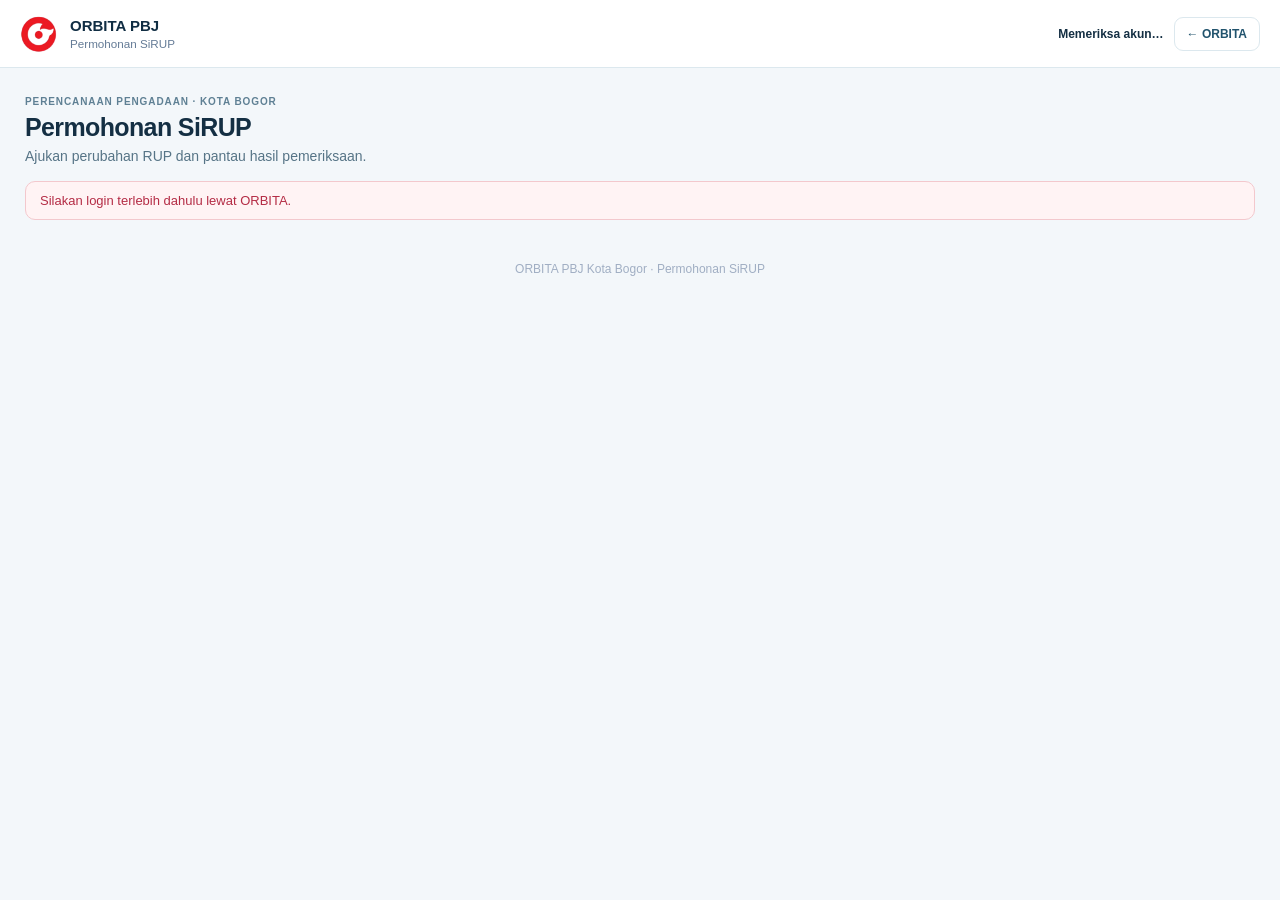
<file: permohonan-sirup/index.html>
<!DOCTYPE html>
<html lang="id">
 <head>
  <meta charset="utf-8"/>
  <meta content="width=device-width,initial-scale=1" name="viewport"/>
  <meta content="#f6f8fc" name="theme-color"/>
  <title>
   Permohonan SiRUP | ORBITA PBJ
  </title>
  <link href="../assets/img/favicon.png" rel="icon"/>
  <link href="permohonan.css?v=29.34" rel="stylesheet"/>
  <link href="workspace.css?v=29.35" rel="stylesheet"/>
 </head>
 <body>
  <header class="app-top">
   <div class="container top-inner">
    <a class="brand" href="../profil-pbj/">
     <img alt="" class="logo-mark" height="38" src="../assets/img/traxpbj-logo.png" width="38"/>
     <span>
      <b>
       ORBITA PBJ
      </b>
      <small>
       Permohonan SiRUP
      </small>
     </span>
    </a>
    <div class="top-actions">
     <button aria-controls="workspaceNav" aria-expanded="true" aria-label="Sembunyikan menu" class="sidebar-toggle" hidden="" id="sidebarToggle" title="Sembunyikan menu" type="button">
      <svg aria-hidden="true" fill="none" stroke="currentColor" stroke-linecap="round" stroke-linejoin="round" stroke-width="1.7" viewBox="0 0 24 24">
       <rect height="17" rx="2" width="20" x="2" y="3.5"/>
       <path d="M9 4v16M16 9l-3 3 3 3" class="sidebar-chevron"/>
      </svg>
      <span id="sidebarToggleText">Sembunyikan menu</span>
     </button>
     <span id="currentUser">
      Memeriksa akun…
     </span>
     <span class="role-tag" hidden="" id="roleLabel">
     </span>
     <a class="back" href="../profil-pbj/">
      ← ORBITA
     </a>
    </div>
   </div>
  </header>
  <main class="container">
   <div class="heading">
    <div>
     <small class="eyebrow">
      PERENCANAAN PENGADAAN · KOTA BOGOR
     </small>
     <h1 id="pageTitle">
      Permohonan SiRUP
     </h1>
     <p id="pageDescription">
      Ajukan perubahan RUP dan pantau hasil pemeriksaan.
     </p>
    </div>
   </div>
   <div class="message" id="feedback" role="status">
    Membuka data Permohonan SiRUP…
   </div>
   <div class="load-status" hidden="" id="loadStatus" role="status">
    <strong id="loadStatusPercent">
     0%
    </strong>
    <span id="loadStatusText">
     Memeriksa sesi…
    </span>
    <button class="mini-btn" hidden="" id="loadRetry" type="button">
     Coba lagi
    </button>
    <div class="load-status-track">
     <i id="loadStatusBar">
     </i>
    </div>
   </div>
   <section hidden="" id="workspace">
    <nav aria-label="Ruang kerja SiRUP" class="tabs workspace-nav" id="workspaceNav">
     <span class="nav-label">
      RUANG KERJA
     </span>
     <button aria-current="page" class="active" data-tab="ringkasan" type="button">
      <svg aria-hidden="true" fill="none" stroke="currentColor" stroke-linecap="round" stroke-linejoin="round" stroke-width="1.7" viewbox="0 0 24 24">
       <rect height="7" rx="1" width="7" x="3" y="3">
       </rect>
       <rect height="7" rx="1" width="7" x="14" y="3">
       </rect>
       <rect height="7" rx="1" width="7" x="3" y="14">
       </rect>
       <rect height="7" rx="1" width="7" x="14" y="14">
       </rect>
      </svg>
      <span>
       Ringkasan
      </span>
     </button>
     <button data-tab="ajukan" type="button">
      <svg aria-hidden="true" fill="none" stroke="currentColor" stroke-linecap="round" stroke-linejoin="round" stroke-width="1.7" viewbox="0 0 24 24">
       <path d="M14 2H6a2 2 0 0 0-2 2v16a2 2 0 0 0 2 2h12a2 2 0 0 0 2-2V8zM14 2v6h6M12 11v7M8.5 14.5h7">
       </path>
      </svg>
      <span>
       Ajukan Perubahan
      </span>
     </button>
     <button data-tab="riwayat" type="button">
      <svg aria-hidden="true" fill="none" stroke="currentColor" stroke-linecap="round" stroke-linejoin="round" stroke-width="1.7" viewbox="0 0 24 24">
       <path d="M3 12a9 9 0 1 0 3-6.7L3 8m0-5v5h5m4-1v5l3 2">
       </path>
      </svg>
      <span>
       Riwayat Pengajuan
      </span>
     </button>
     <button data-tab="admin" hidden="" id="adminNav" type="button">
      <svg aria-hidden="true" fill="none" stroke="currentColor" stroke-linecap="round" stroke-linejoin="round" stroke-width="1.7" viewbox="0 0 24 24">
       <path d="M12 22s8-3 8-10V5l-8-3-8 3v7c0 7 8 10 8 10zM9 12l2 2 4-4">
       </path>
      </svg>
      <span>
       Verifikasi Admin
      </span>
     </button>
     <div class="sidebar-foot">
      <a href="../profil-pbj/">
       ← Kembali ke ORBITA
      </a>
      <small>
       ORBITA PBJ · Kota Bogor
      </small>
     </div>
    </nav>
    <div class="workspace-content">
     <div class="office-context">
      <div>
       <small>
        LINGKUP DATA
       </small>
       <strong id="activeOffice">
        Memuat satuan kerja…
       </strong>
       <span id="officeContextNote">
        Data sesuai hak akses akun.
       </span>
      </div>
      <label hidden="" id="officePanel">
       Satuan kerja
       <select id="officeChoice">
        <option value="">
         Pilih satuan kerja
        </option>
       </select>
      </label>
     </div>
     <section class="tab-panel" id="tab-ringkasan">
      <div class="overview">
       <article class="metric">
        <span>
         RUP Penyedia diumumkan
        </span>
        <strong id="totalPenyedia">
         Rp0
        </strong>
        <small id="numPenyedia">
         — paket
        </small>
       </article>
       <article class="metric">
        <span>
         RUP Swakelola diumumkan
        </span>
        <strong id="totalSwakelola">
         Rp0
        </strong>
        <small id="numSwakelola">
         — paket
        </small>
       </article>
       <article class="metric">
        <span>
         Total Pengumuman RUP
        </span>
        <strong id="totalSemua">
         Rp0
        </strong>
        <small id="numSemua">
         — paket dalam satuan kerja
        </small>
       </article>
       <article class="metric">
        <span>
         Permohonan yang dicatat
        </span>
        <strong id="totalRequest">
         0
        </strong>
        <small id="numPending">
         — pengajuan berjalan
        </small>
       </article>
      </div>
      <div class="summary-grid">
       <section class="card summary-status">
        <div class="section-head">
         <div>
          <h2>
           Status permohonan
          </h2>
          <p>
           Jumlah pengajuan pada lingkup riwayat akun.
          </p>
         </div>
        </div>
        <div class="status-summary" id="statusSummary">
        </div>
       </section>
       <section class="card guide">
        <div class="section-head">
         <div>
          <h2>
           Alur permohonan SiRUP
          </h2>
          <p>
           Perubahan RUP tetap dilakukan pada SiRUP resmi.
          </p>
         </div>
        </div>
        <ol class="guide-steps">
         <li>
          <b>
           1
          </b>
          <div>
           <strong>
            Ajukan perubahan
           </strong>
           <small>
            Pilih RUP, isi usulan, lampirkan surat PDF.
           </small>
          </div>
         </li>
         <li>
          <b>
           2
          </b>
          <div>
           <strong>
            Pemeriksaan admin
           </strong>
           <small>
            Admin memeriksa usulan dan surat permohonan.
           </small>
          </div>
         </li>
         <li>
          <b>
           3
          </b>
          <div>
           <strong>
            Akses dibuka · 2×24 jam
           </strong>
           <small>
            OPD memperbarui RUP saat akses tersedia.
           </small>
          </div>
         </li>
         <li>
          <b>
           4
          </b>
          <div>
           <strong>
            Akses ditutup dan dicocokkan
           </strong>
           <small>
            Pantau hasil dan catatan admin di riwayat.
           </small>
          </div>
         </li>
        </ol>
        <button class="button primary" data-go-tab="ajukan" type="button">
         + Ajukan perubahan
        </button>
       </section>
      </div>
      <section class="card">
       <div class="section-head">
        <div>
         <h2>
          Pengajuan terbaru
         </h2>
         <p>
          Pilih pengajuan untuk melihat tahapan dan catatannya.
         </p>
        </div>
        <button class="button outline" data-go-tab="riwayat" type="button">
         Lihat semua
        </button>
       </div>
       <div class="recent-requests" id="recentRequests">
       </div>
      </section>
     </section>
     <section class="tab-panel" hidden="" id="tab-ajukan">
      <div aria-label="Tahapan pengisian" class="form-progress">
       <button data-jump="typePanel" type="button">
        <b>
         1
        </b>
        <span>
         Pilih jenis &amp; RUP
        </span>
       </button>
       <button data-jump="editPanel" type="button">
        <b>
         2
        </b>
        <span>
         Isi perubahan
        </span>
       </button>
       <button data-jump="batchPanel" type="button">
        <b>
         3
        </b>
        <span>
         Periksa usulan &amp; pagu
        </span>
       </button>
       <button data-jump="letterPanel" type="button">
        <b>
         4
        </b>
        <span>
         Lampirkan &amp; kirim
        </span>
       </button>
      </div>
      <div class="card" id="typePanel">
       <div class="section-head">
        <div>
         <span class="step">
          01
         </span>
         <h2>
          Jenis permohonan
         </h2>
         <p>
          Pilih bentuk perubahan. Satu surat boleh berisi beberapa usulan sekaligus.
         </p>
        </div>
       </div>
       <div class="mode-grid" id="modeChooser">
        <button class="mode-item active" data-mode="SATU_KE_SATU" type="button">
         <span class="mode-icon">
          ↗
         </span>
         <strong>
          Revisi satu ke satu
         </strong>
         <small>
          Perbaikan isi satu paket RUP yang sudah ada
         </small>
        </button>
        <button class="mode-item" data-mode="SATU_KE_BANYAK" type="button">
         <span class="mode-icon">
          ⇉
         </span>
         <strong>
          Revisi satu ke banyak
         </strong>
         <small>
          Satu RUP dibagi menjadi dua paket atau lebih
         </small>
        </button>
        <button class="mode-item" data-mode="PAKET_BARU" type="button">
         <span class="mode-icon">
          ＋
         </span>
         <strong>
          Penambahan paket baru
         </strong>
         <small>
          Paket baru tanpa memilih kode RUP lama
         </small>
        </button>
        <button class="mode-item" data-mode="PEMBATALAN" type="button">
         <span class="mode-icon">
          ×
         </span>
         <strong>
          Pembatalan paket
         </strong>
         <small>
          Usulkan pembatalan RUP yang sudah diumumkan
         </small>
        </button>
       </div>
       <div class="category-bar">
        <span>
         Jenis RUP
        </span>
        <div class="choice-set" id="categoryChooser">
         <button class="choice-item selected penyedia" data-category="Penyedia" type="button">
          Penyedia
         </button>
         <button class="choice-item swakelola" data-category="Swakelola" type="button">
          Swakelola
         </button>
        </div>
        <span class="category-note" id="categoryHint">
         Metode pemilihan mengikuti paket Penyedia.
        </span>
       </div>
       <div id="oldRupSection">
        <div class="section-subtitle">
         Pilih RUP asal
        </div>
        <div class="filter-grid">
         <label class="grow">
          Cari kode RUP atau nama paket
          <input autocomplete="off" id="rupSearch" placeholder="Cari kode atau nama paket" type="search"/>
         </label>
         <label class="grow">
          Kode RUP
          <select id="rupChoice">
           <option value="">
            Pilih RUP dari hasil pencarian
           </option>
          </select>
         </label>
        </div>
        <div class="hint" id="rupSourceHint">
         Pilih kode RUP untuk melihat data yang diumumkan.
        </div>
       </div>
       <div hidden="" id="newRupSection">
        <div class="section-subtitle">
         Letak paket baru pada struktur kegiatan
        </div>
        <p class="muted">
         Pilihan hanya berasal dari program, kegiatan, dan subkegiatan satuan kerja yang dipilih.
        </p>
        <div class="structure-grid">
         <label>
          Program
          <select id="programChoice">
           <option value="">
            Pilih program
           </option>
          </select>
         </label>
         <label>
          Kegiatan
          <select id="kegiatanChoice">
           <option value="">
            Pilih kegiatan
           </option>
          </select>
         </label>
         <label>
          Subkegiatan
          <select id="subkegiatanChoice">
           <option value="">
            Pilih subkegiatan
           </option>
          </select>
         </label>
        </div>
       </div>
      </div>
      <div class="card" hidden="" id="editPanel">
       <div class="section-head">
        <div>
         <span class="step">
          02
         </span>
         <h2 id="editHeading">
          Rincian perubahan paket
         </h2>
         <p id="editDescription">
          Pilih kolom yang diubah, kemudian masukkan nilai yang baru.
         </p>
        </div>
       </div>
       <div class="rup-identity" id="rupIdentity">
       </div>
       <div hidden="" id="cancelEdit">
        <label>
         Alasan pembatalan paket
         <span class="required">
          (wajib)
         </span>
         <textarea id="cancelReason" maxlength="2000" placeholder="Jelaskan alasan paket dibatalkan" rows="4"></textarea>
        </label>
        <p class="muted">
         Pengajuan ini tidak langsung menghapus RUP di SiRUP. Admin akan memeriksa usulannya.
        </p>
       </div>
       <div id="singleEdit">
        <div class="field-head">
         <span>
          Kolom data
         </span>
         <span>
          Data sekarang
         </span>
         <span>
          Perubahan yang diminta
         </span>
        </div>
        <div class="field-list" id="changeFields">
        </div>
       </div>
       <div hidden="" id="packageEdit">
        <div class="package-toolbar">
         <div>
          <strong id="packageSummary">
           Rancangan paket
          </strong>
          <small>
           Kode RUP baru belum ada. Nomor resmi akan muncul setelah SiRUP diperbarui.
          </small>
         </div>
         <div class="add-package-actions">
          <button class="button outline" hidden="" id="addPackage" type="button">
           + Tambah paket
          </button>
          <button class="button outline penyedia-add" id="addProvider" type="button">
           + Paket Penyedia
          </button>
          <button class="button outline swakelola-add" id="addSwakelola" type="button">
           + Paket Swakelola
          </button>
         </div>
        </div>
        <div class="package-list" id="packageCards">
        </div>
        <div class="package-total" id="packageTotal" role="status">
        </div>
       </div>
       <div class="queue-action">
        <button class="button outline" id="stageRequest" type="button">
         + Masukkan usulan ini ke surat
        </button>
        <span class="muted">
         Gunakan tombol ini untuk menggabungkan beberapa revisi, paket baru, atau pembatalan dalam satu surat.
        </span>
       </div>
      </div>
      <div class="card request-batch" id="batchPanel">
       <div class="section-head">
        <div>
         <span class="step">
          03
         </span>
         <h2>
          Daftar usulan dalam satu surat
          <span class="queue-badge" id="batchCount">
           0
          </span>
         </h2>
         <p>
          Masukkan usulan satu per satu. Admin dapat memeriksa setiap usulan secara terpisah.
         </p>
        </div>
       </div>
       <div class="batch-list" id="batchList">
        <p class="muted">
         Belum ada usulan yang dimasukkan. Isi rincian di atas, lalu pilih “Masukkan usulan ini ke surat”.
        </p>
       </div>
      </div>
      <div class="card budget-check" data-level="pending" hidden="" id="budgetCheck">
       <div class="section-head">
        <div>
         <h2>
          Periksa pagu sebelum mengirim
         </h2>
         <p>
          Perubahan RUP dihitung bersama seluruh usulan dalam surat ini.
         </p>
        </div>
        <button class="mini-btn" id="budgetRefresh" type="button">
         Periksa ulang
        </button>
       </div>
       <div class="budget-stats" id="budgetCheckStats">
       </div>
       <p id="budgetCheckMessage" role="status">
        Menyiapkan pemeriksaan pagu…
       </p>
      </div>
      <div class="card" hidden="" id="letterPanel">
       <div class="section-head">
        <div>
         <span class="step">
          04
         </span>
         <h2>
          Surat permohonan
         </h2>
         <p id="letterHelp">
          Satu surat PDF untuk seluruh usulan yang diajukan. Maksimal 5 MB.
         </p>
        </div>
       </div>
       <div class="letter-row">
        <div class="letter-upload">
         <input accept="application/pdf,.pdf" hidden="" id="letterFile" type="file"/>
         <button class="button outline letter-pick" id="letterPick" type="button">
          Pilih surat PDF
         </button>
         <button class="button outline letter-cancel" hidden="" id="letterCancel" type="button">
          Batalkan surat
         </button>
         <span aria-live="polite" class="file-name" id="letterName" role="status">
          Belum ada surat dipilih
         </span>
         <div aria-label="Upload surat PDF" aria-valuemax="100" aria-valuemin="0" class="letter-progress" hidden="" id="letterProgress" role="progressbar">
          <span id="letterProgressBar">
          </span>
         </div>
         <p class="letter-upload-note" hidden="" id="letterUploadNote">
         </p>
        </div>
        <label>
         Catatan singkat (opsional)
         <textarea id="requestNote" maxlength="2500" placeholder="Contoh: Perubahan nilai pagu karena penyesuaian DPA" rows="3"></textarea>
        </label>
       </div>
       <div class="sirup-contact">
        <label for="requestEmail">
         Email untuk pemberitahuan
         <span class="required">
          (wajib saat mengirim)
         </span>
         <input autocomplete="email" id="requestEmail" inputmode="email" maxlength="254" placeholder="nama@kotabogor.go.id" required="" type="email"/>
        </label>
        <small>
         Pemberitahuan pembukaan akses atau penolakan permohonan dikirim ke alamat ini. Pastikan email aktif.
        </small>
       </div>
       <div class="submit-row">
        <span id="changeCount">
         Belum ada kolom perubahan dipilih.
        </span>
        <div class="submit-buttons">
         <button class="button outline" id="saveDraft" type="button">
          Simpan draft
         </button>
         <button class="button primary" id="submitRequest" type="button">
          Kirim permohonan
         </button>
        </div>
       </div>
      </div>
     </section>
     <section class="tab-panel" hidden="" id="tab-riwayat">
      <div class="card">
       <div class="section-head">
        <div>
         <h2>
          Riwayat pengajuan
         </h2>
         <p>
          Periksa apa yang dimohonkan, hasil verifikasi, serta perubahan yang ditemukan sesudahnya.
         </p>
        </div>
        <button class="button outline" id="refreshHistory" type="button">
         Perbarui
        </button>
       </div>
       <div class="history-controls">
        <input id="historySearch" placeholder="Cari kode RUP, paket, atau satuan kerja" type="search"/>
        <select id="historyStatus">
         <option value="">
          Semua status
         </option>
         <option value="DRAF">
          Draft
         </option>
         <option value="DIAJUKAN">
          Diajukan
         </option>
         <option value="DIVERIFIKASI">
          Diverifikasi
         </option>
         <option value="DITOLAK">
          Ditolak
         </option>
         <option value="AKSES_DIBUKA">
          Akses dibuka
         </option>
         <option value="DITUTUP">
          Akses ditutup
         </option>
         <option value="SELESAI">
          Sudah dibandingkan
         </option>
        </select>
        <select id="historyPageSize">
         <option value="10">
          10 data
         </option>
         <option selected="" value="20">
          20 data
         </option>
         <option value="50">
          50 data
         </option>
         <option value="all">
          Semua
         </option>
        </select>
       </div>
       <div class="scroll">
        <table>
         <thead>
          <tr>
           <th>
            Pengajuan
           </th>
           <th>
            Kode RUP / Paket
           </th>
           <th>
            Satuan kerja
           </th>
           <th>
            Status
           </th>
           <th>
           </th>
          </tr>
         </thead>
         <tbody id="requestRows">
         </tbody>
        </table>
       </div>
       <div class="pager" id="historyPager">
       </div>
      </div>
     </section>
     <section class="tab-panel" hidden="" id="tab-admin">
      <div class="card admin-head">
       <div>
        <h2>
         Pemeriksaan permohonan
        </h2>
        <p>
         Verifikasi surat, catat pembukaan dan penutupan akses SiRUP, lalu cocokkan perubahan setelah 2×24 jam.
        </p>
       </div>
       <button class="button outline" id="enableAuto" type="button">
        Aktifkan pemantauan berkala
       </button>
      </div>
      <div class="card">
       <div class="section-head">
        <div>
         <h2>
          Antrean pemeriksaan
         </h2>
         <p>
          Pilih status untuk membuka daftar pengajuan yang perlu ditindaklanjuti.
         </p>
        </div>
        <button class="button primary" id="openHistory" type="button">
         Lihat semua
        </button>
       </div>
       <div class="status-summary" id="adminSummary">
       </div>
       <div class="timeline-note">
        Pemeriksaan hanya mencatat tindakan admin. Akses SiRUP resmi tetap dibuka dan ditutup melalui sistem yang berwenang.
       </div>
      </div>
     </section>
    </div>
   </section>
   <footer>
    ORBITA PBJ Kota Bogor · Permohonan SiRUP
   </footer>
  </main>
  <div class="overlay" hidden="" id="overlay">
   <div class="overlay-card">
    <span class="spinner">
    </span>
    <h3 id="loadingTitle">
     Memproses data…
    </h3>
    <p id="loadingDetail">
     Menghubungi layanan ORBITA
    </p>
    <strong hidden="" id="loadingPercent">
     Menunggu layanan
    </strong>
    <div class="loading-overlay-track">
     <i id="loadingBar">
     </i>
    </div>
    <small class="loading-elapsed" hidden="" id="loadingElapsed" role="status">
    </small>
   </div>
  </div>
  <div class="modal-backdrop" hidden="" id="modal">
   <div aria-labelledby="modalTitle" aria-modal="true" class="dialog" role="dialog">
    <div class="dialog-top">
     <div>
      <small id="modalCaption">
       PERMOHONAN SIRUP
      </small>
      <h2 id="modalTitle">
       Rincian permohonan
      </h2>
     </div>
     <button aria-label="Tutup" class="close" id="closeDialog" type="button">
      ×
     </button>
    </div>
    <div class="dialog-body" id="modalBody">
    </div>
    <div class="dialog-foot" id="modalFoot">
    </div>
   </div>
  </div>
  <script src="../assets/js/selection-config.js?v=28.71">
  </script>
  <script src="../assets/js/selection-api.js?v=29.22">
  </script>
  <script src="workspace.js?v=29.35">
  </script>
  <script src="permohonan.js?v=29.34">
  </script>
 </body>
</html>
</file>
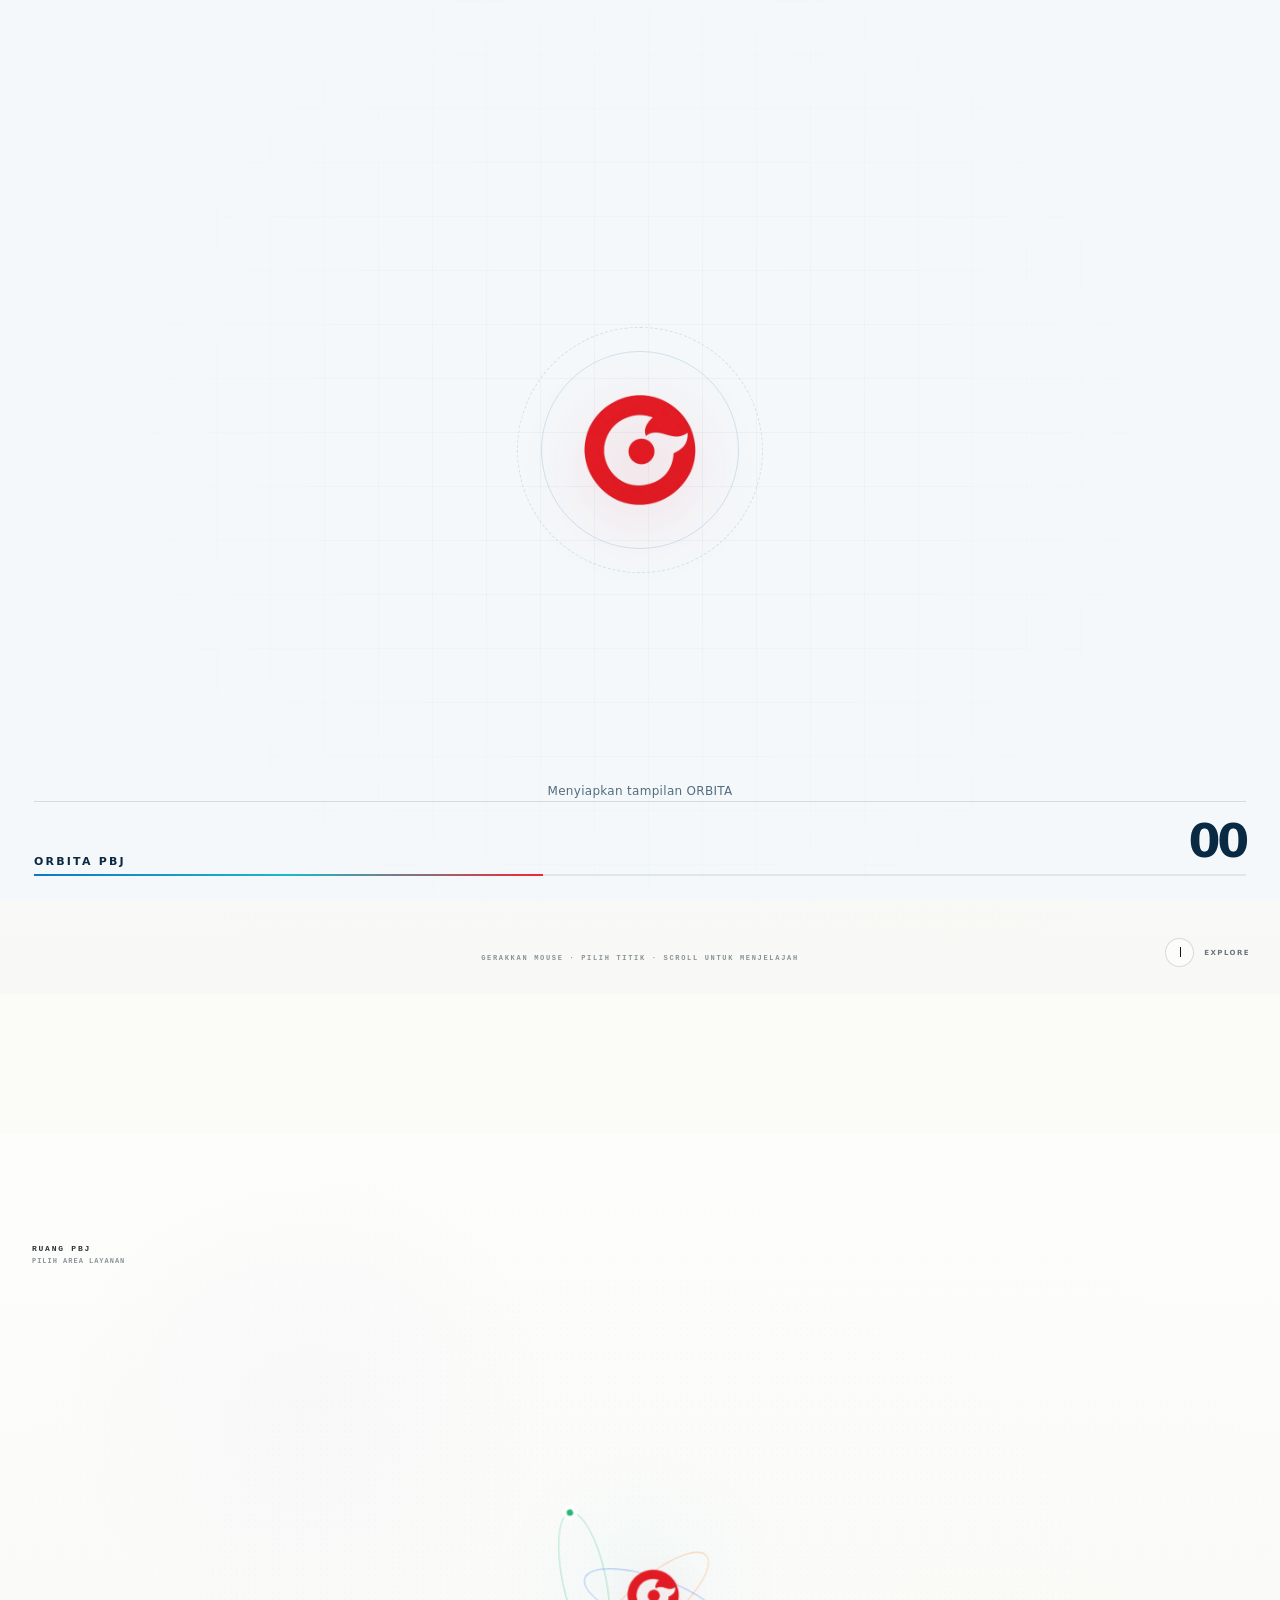
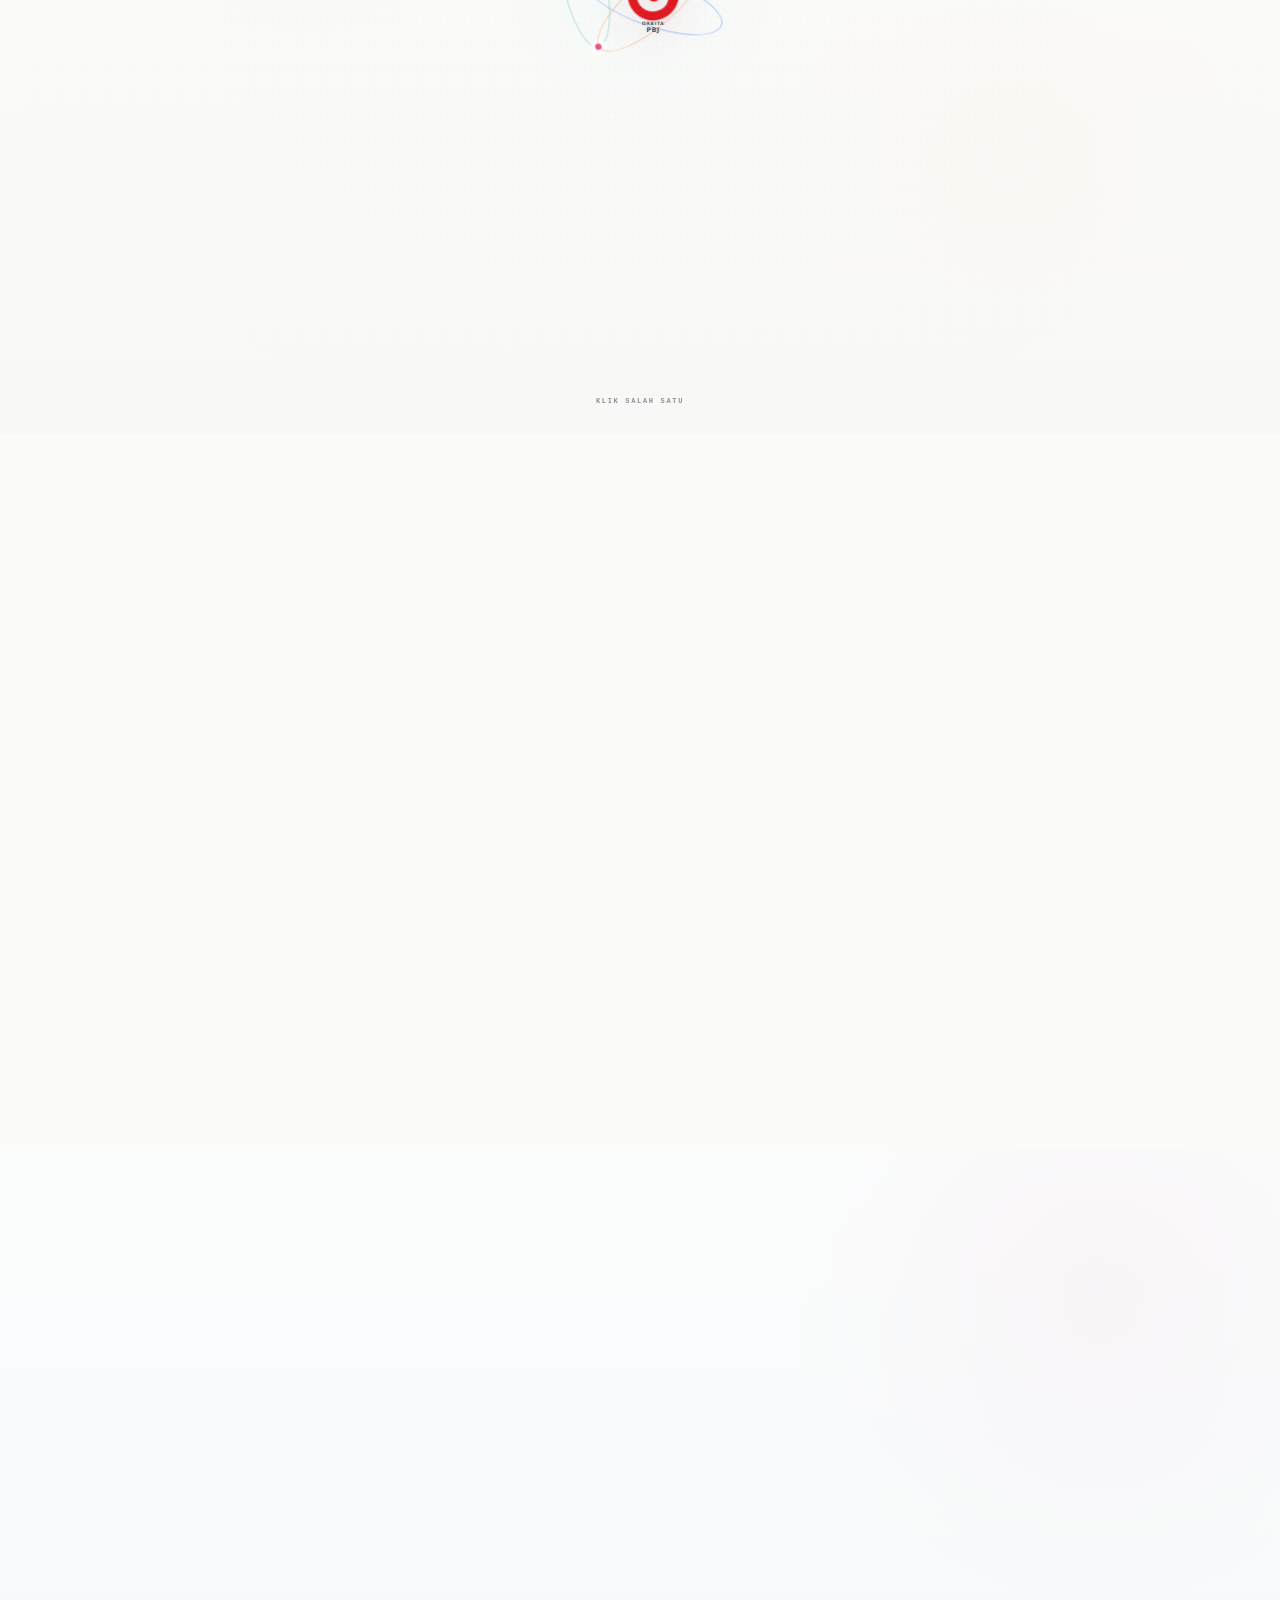
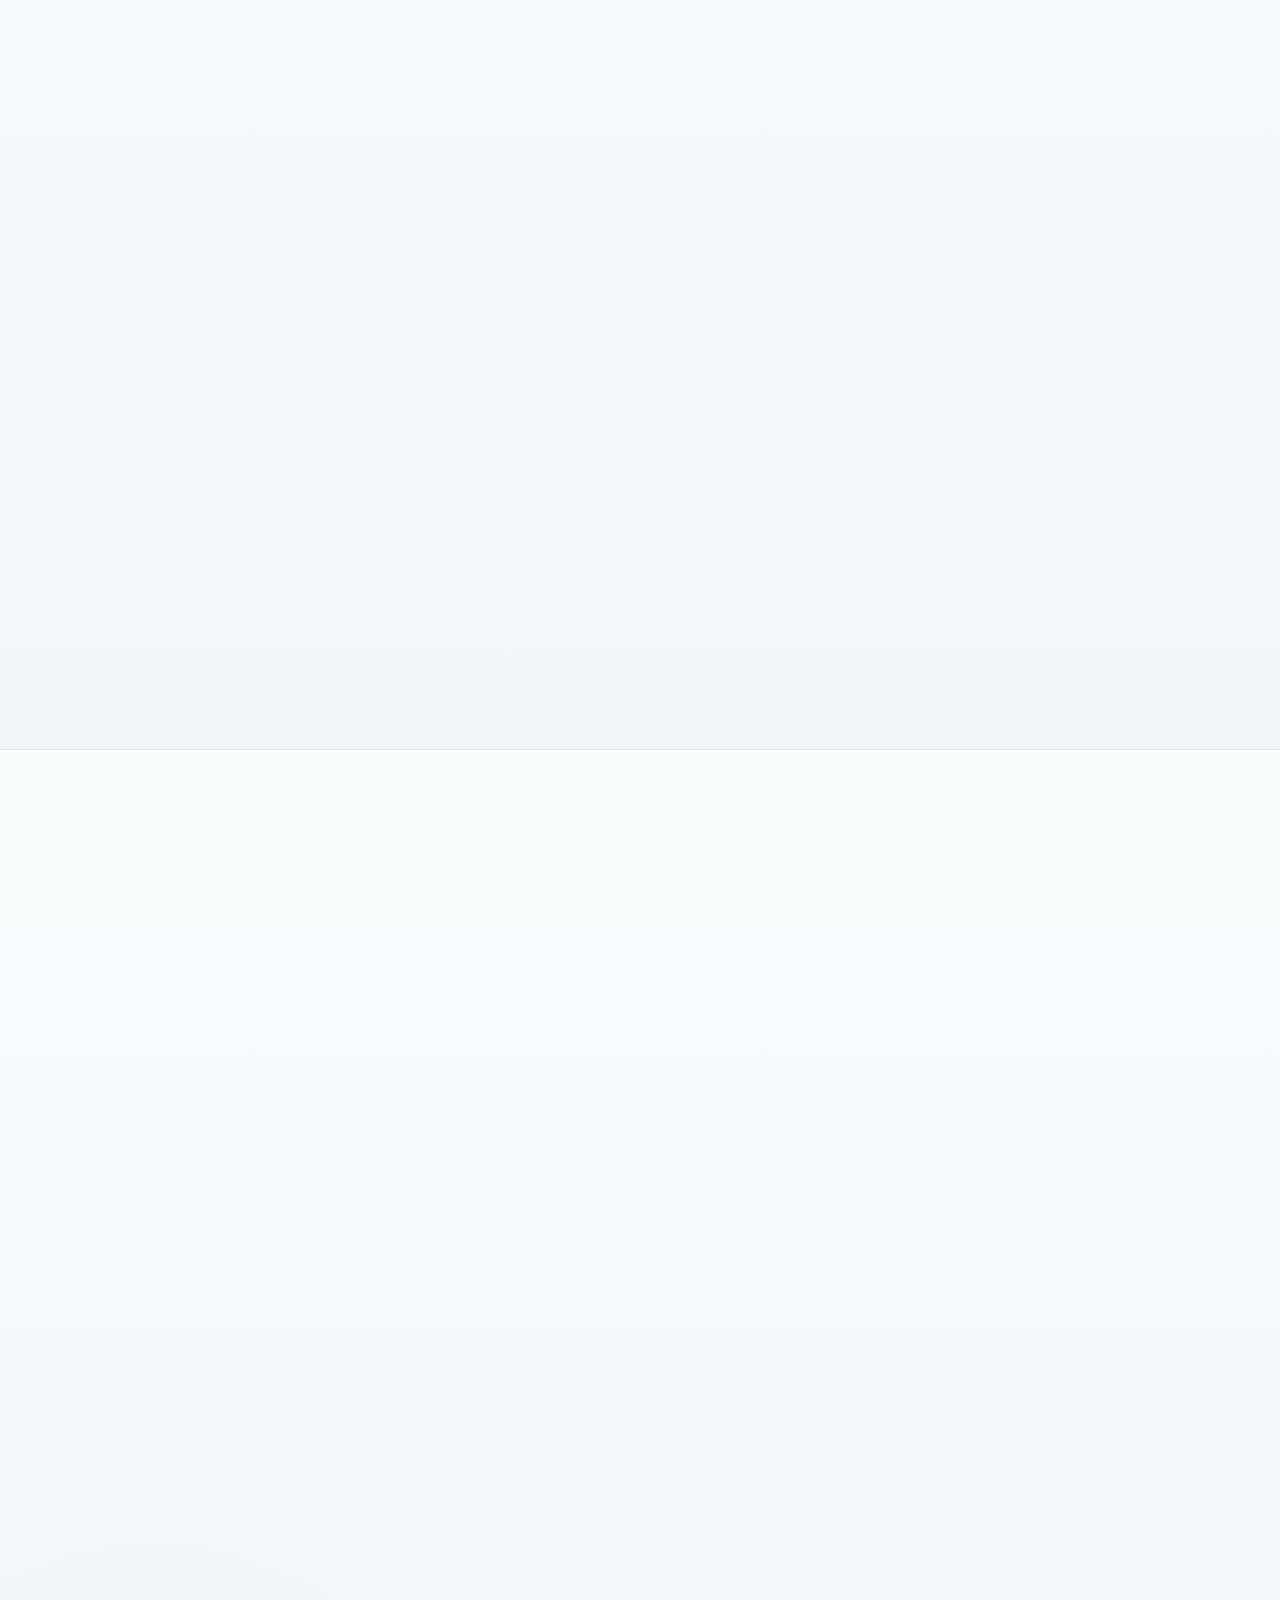
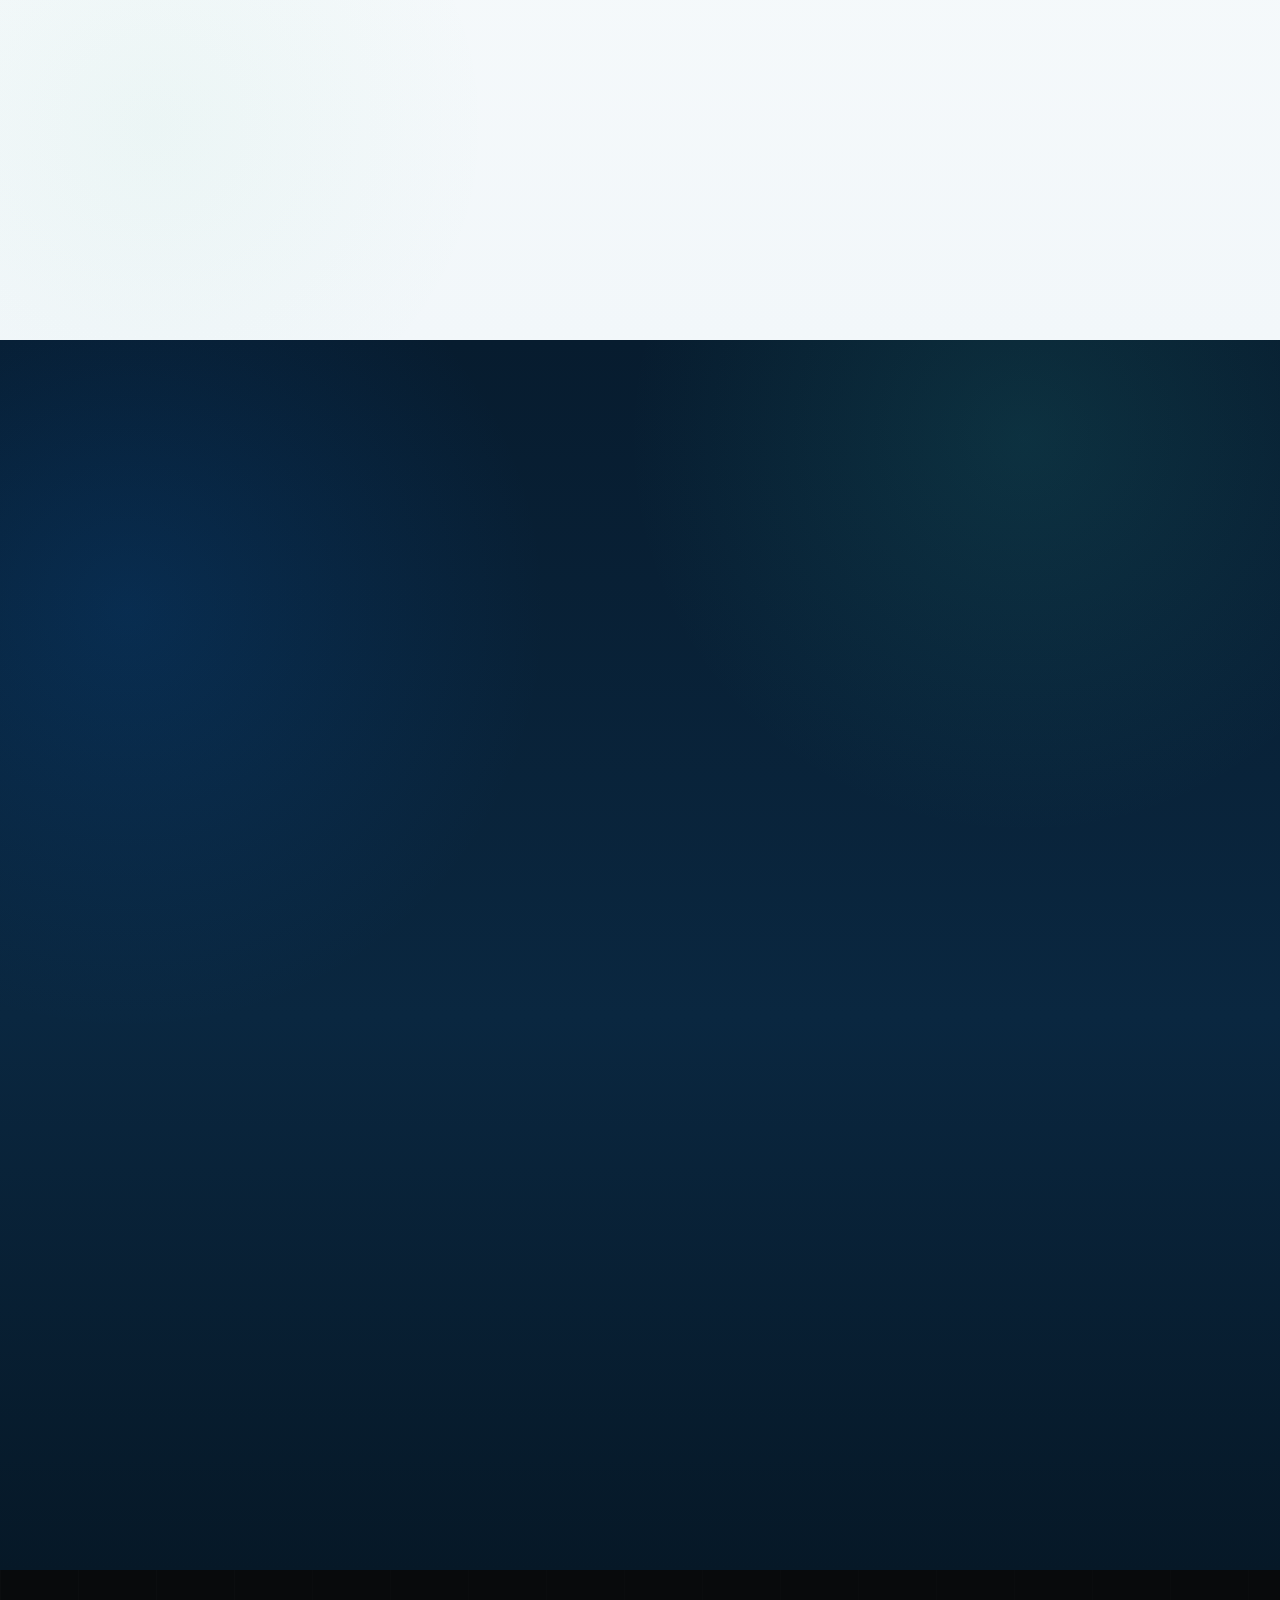
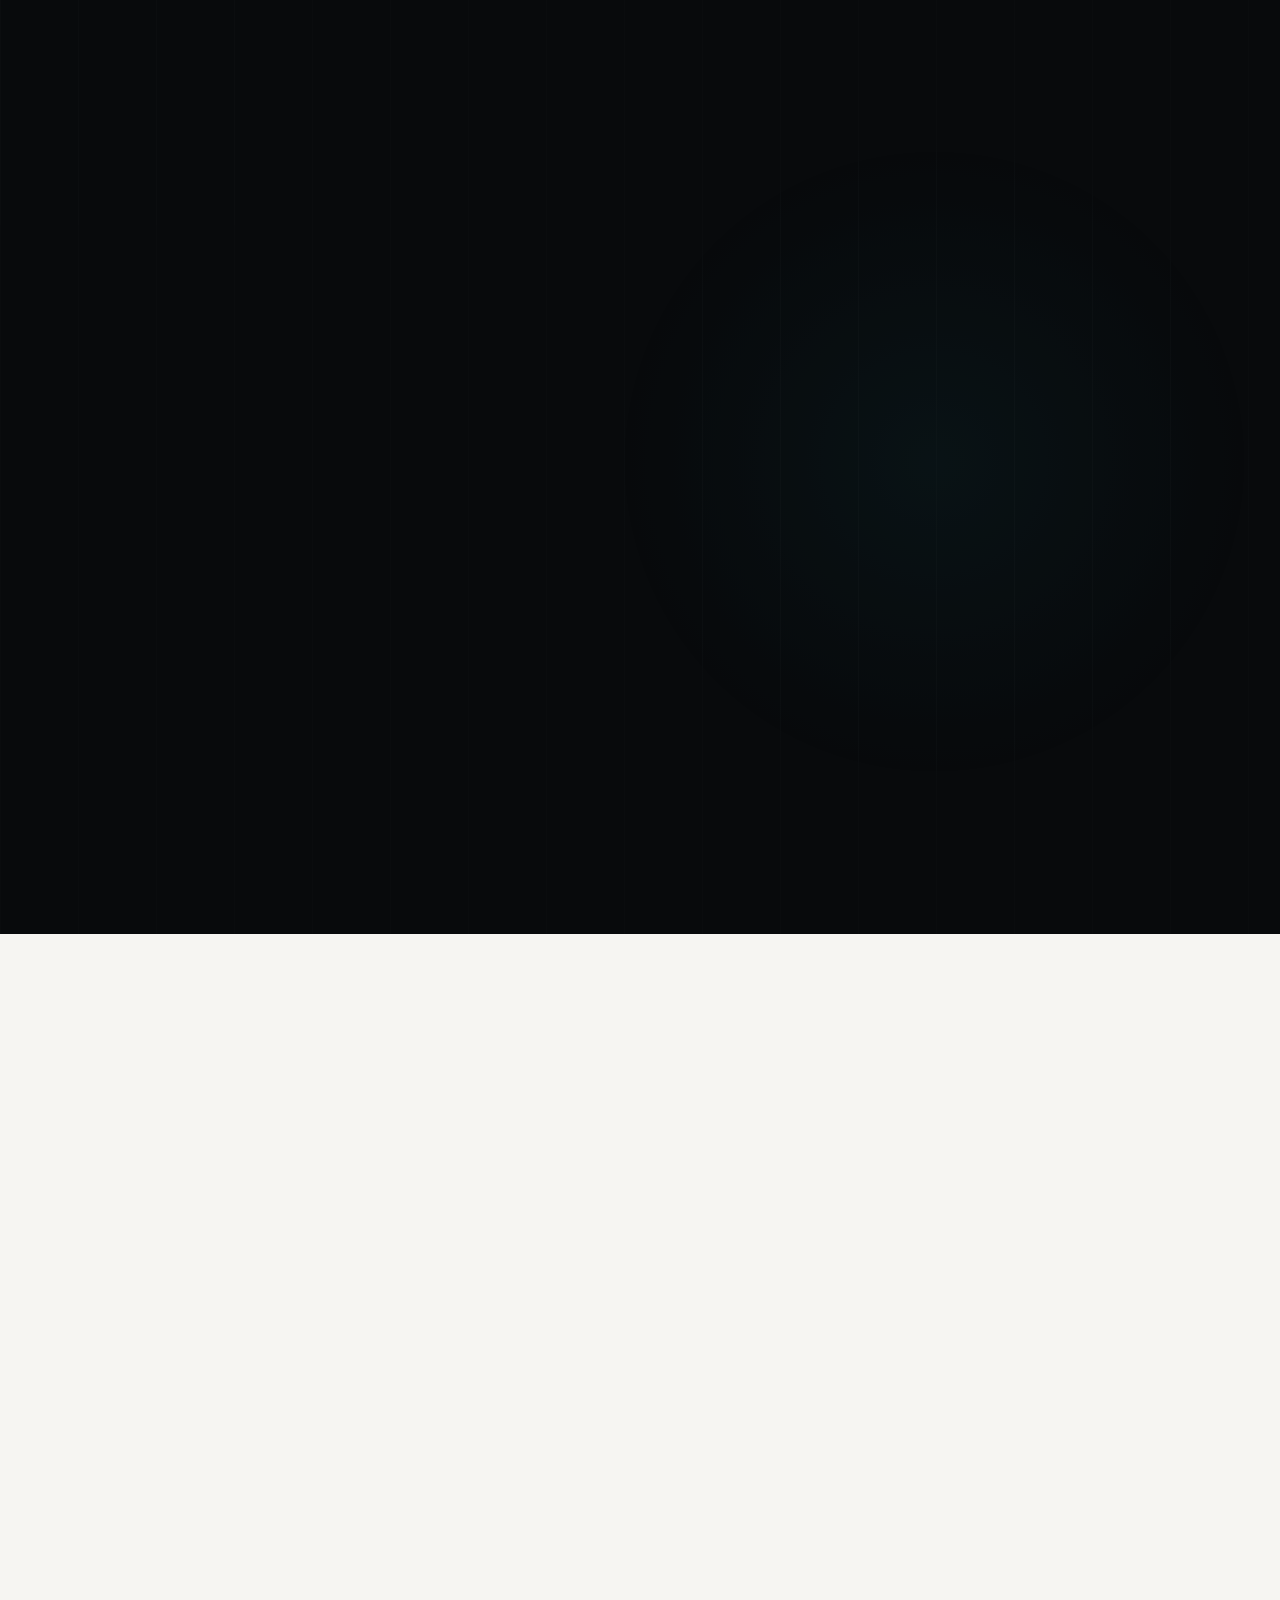
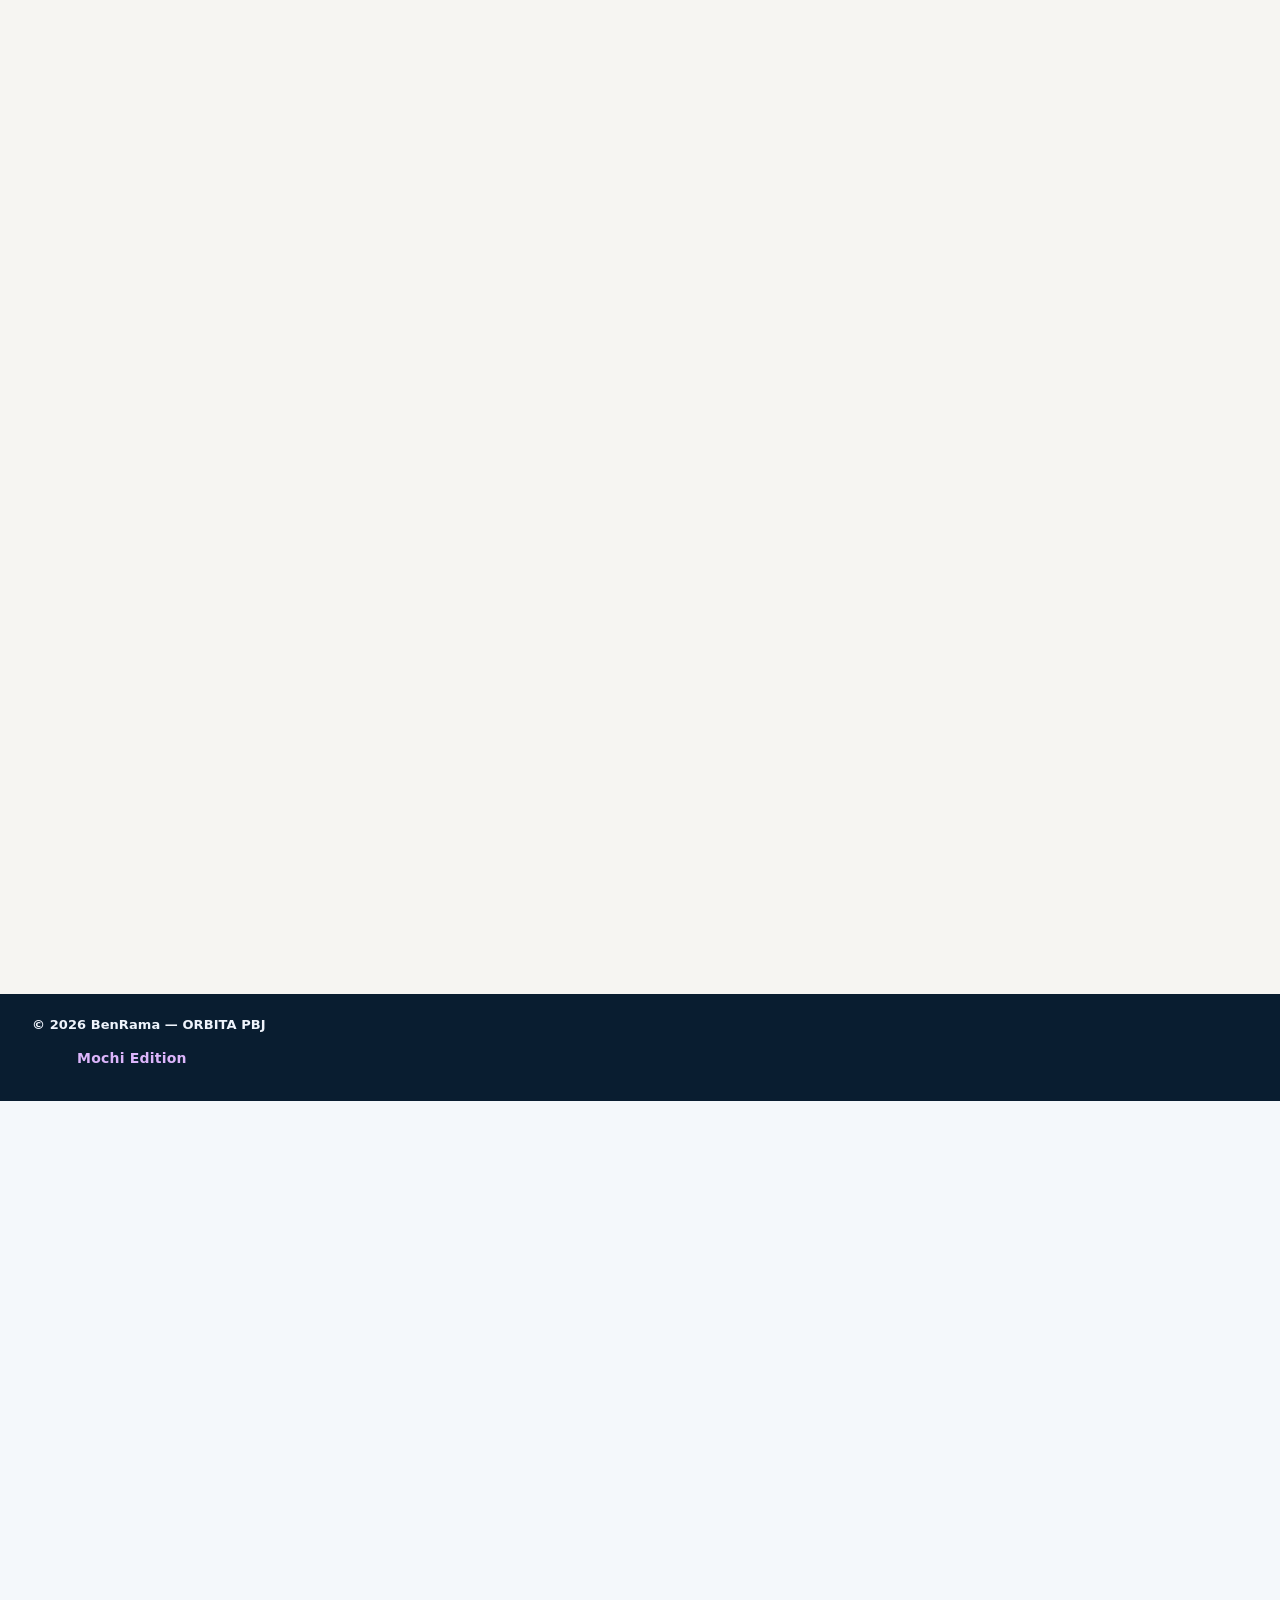
<file: profil-pbj/index.html>
<!doctype html>
<html lang="id">
<head>
  <meta charset="utf-8">
  <meta name="viewport" content="width=device-width,initial-scale=1">
  <meta name="description" content="ORBITA PBJ Kota Bogor — profil, ruang PBJ, capaian ITKP, perencanaan dan realisasi pengadaan barang/jasa.">
  <meta name="theme-color" content="#f4f8fb">
  <link rel="icon" href="../assets/img/favicon.png">
  <link rel="preload" href="../assets/img/traxpbj-logo.png" as="image">
  <link rel="preconnect" href="https://script.google.com">
  <link rel="preconnect" href="https://script.googleusercontent.com">
  <link rel="preconnect" href="https://docs.google.com">
  <link rel="preconnect" href="https://drive.google.com">
  <title>ORBITA PBJ</title>
  <link rel="stylesheet" href="../assets/css/profile.css?v=28.76">
  <link rel="stylesheet" href="../assets/css/docs-timeline.css?v=27.76">
  <link rel="stylesheet" href="../assets/css/forum.css">
  <link rel="stylesheet" href="../assets/css/control-room.css?v=28.47">
  <link rel="stylesheet" href="../assets/css/commitment.css?v=27.0">
  <link rel="stylesheet" href="../assets/css/selection.css?v=29.02">
  <link rel="stylesheet" href="../assets/css/portal-session.css?v=28.71">
  <link rel="stylesheet" href="../assets/css/notifications.css?v=28.47">
</head>
<body class="site-booting">
  <script>if(location.hash&&location.hash!=='#home'){document.body.classList.add('topnav-destination-active');if(location.hash!=='#ruang-pbj')document.body.classList.add('orbita-content-chapter');}</script>
  <div class="site-loader" id="siteLoader" aria-hidden="true"><div class="site-loader-grid"></div><div class="site-loader-mark"><img src="../assets/img/LOGOPBJ.png" alt=""></div><div class="site-loader-meta"><b>ORBITA PBJ</b><span data-loader-count>00</span></div><div class="site-loader-photo-status" data-loader-photo-status>Menyiapkan tampilan ORBITA</div><div class="site-loader-line"><i></i></div></div>
  <script src="../assets/js/boot-loader.js?v=28.76"></script>
  <div class="scroll-progress" aria-hidden="true"><span id="scrollProgress"></span></div>
  <button class="back-to-top" id="backToTop" type="button" aria-label="Kembali ke atas" title="Kembali ke atas"><span aria-hidden="true">↑</span></button>
  <canvas class="pbj-motion-canvas" id="pbjMotionCanvas" aria-hidden="true"></canvas>
  <div class="pbj-motion-vignette" id="pbjMotionVignette" aria-hidden="true"></div>

  <header class="topbar">
    <a class="brand" href="./" aria-label="Profil PBJ Kota Bogor">
      <span class="brand-emblem brand-logo" aria-hidden="true"><img src="../assets/img/traxpbj-logo.png" alt=""></span>
      <span class="brand-copy"><b>ORBITA PBJ</b><small>Orkestrasi Pembinaan dan Tata Kelola Pengadaan</small></span>
    </a>

    <nav class="main-nav main-nav-mega" aria-label="Menu utama">
      <div class="main-nav-item has-dropdown" data-top-dropdown>
        <a class="main-nav-trigger active" href="#home" data-main-chapter="01">Home <svg viewBox="0 0 20 20" aria-hidden="true"><path d="m5 7 5 5 5-5"/></svg></a>
        <div class="main-nav-dropdown home-dropdown" role="menu">
          <div class="nav-group">
            <small>PROFIL PBJ</small>
            <a href="#pimpinan-pbj">Pimpinan PBJ</a>
            <a href="#tim-pbj">Tim PBJ</a>
          </div>
        </div>
      </div>

      <div class="main-nav-item has-dropdown" data-top-dropdown>
        <a class="main-nav-trigger" href="#ruang-pbj" data-main-chapter="02">Ruang PBJ <svg viewBox="0 0 20 20" aria-hidden="true"><path d="m5 7 5 5 5-5"/></svg></a>
        <div class="main-nav-dropdown room-dropdown" role="menu">
          <div class="nav-group">
            <small>LPSE</small>
            <a href="https://spse.inaproc.id/kotabogor" target="_blank" rel="noopener noreferrer">SPSE</a>
            <a href="https://helpdesklpse.kotabogor.go.id/" target="_blank" rel="noopener noreferrer">Helpdesk LPSE</a>
            <a href="https://sippbj.kotabogor.go.id/" target="_blank" rel="noopener noreferrer">SIPPBJ</a>
            <a href="https://pbjkotabogor.github.io/DASH-SIPPBJ/" target="_blank" rel="noopener noreferrer">Dashboard Monitoring</a>
            <button type="button" data-top-service="evaluation">Evaluasi Pengguna Layanan</button>
            <a href="https://wa.me/628151667956?text=Halo%20admin%20UKPBJ%20Kota%20Bogor%2C%20saya%20ingin%20bertanya%20terkait%20penggunaan%20portal." target="_blank" rel="noopener noreferrer">Chat Konsultasi PBJ</a>
          </div>
          <div class="nav-group">
            <small>PEMBINAAN &amp; ADVOKASI</small>
            <button type="button" data-top-service="sdm">SDM PBJ</button>
            <button type="button" data-top-service="forum">Konsultasi &amp; Pendampingan</button>
            <button type="button" data-top-service="advocacy-events">Edukasi &amp; Kegiatan PBJ</button>
            <button type="button" data-top-service="advocacy-knowledge">Pusat Pengetahuan PBJ</button>
            <button type="button" data-top-service="documentation">Dokumentasi</button>
          </div>
          <div class="nav-group">
            <small>PENGELOLAAN PBJ</small>
            <button type="button" data-top-control="selection">Permohonan Pemilihan</button>
            <button type="button" data-top-control="overview">Capaian Pengadaan</button>
            <button type="button" data-top-control="monitoring">Monitoring Paket</button>
            <button type="button" data-top-control="timing">Ketepatan Pelaksanaan</button>
            <button type="button" data-top-control="alerts">Perhatian &amp; Tindak Lanjut</button>
          </div>
        </div>
      </div>

      <a href="#itkp" data-main-chapter="03">ITKP</a>
      <a href="#rekam" data-main-chapter="04">Data</a>
      <a href="#rapor-kota" data-main-chapter="05">Rapor</a>

      <div class="main-nav-item has-dropdown quick-access" data-top-dropdown>
        <button class="main-nav-trigger quick-trigger" type="button">Akses Cepat <svg viewBox="0 0 20 20" aria-hidden="true"><path d="m5 7 5 5 5-5"/></svg></button>
        <div class="main-nav-dropdown quick-dropdown" role="menu">
          <button type="button" data-top-control="selection">Permohonan Pemilihan</button>
          <a href="https://sippbj.kotabogor.go.id/" target="_blank" rel="noopener noreferrer">SIPPBJ</a>
          <a href="https://pbjkotabogor.github.io/DASH-SIPPBJ/" target="_blank" rel="noopener noreferrer">Dashboard Monitoring</a>
          <button type="button" data-top-service="documentation">Dokumentasi</button>
        </div>
      </div>
    </nav>

    <nav class="main-nav mobile-inline-nav" aria-label="Menu utama mobile">
      <a href="#home" data-main-chapter="01">Home</a>
      <a href="#ruang-pbj" data-main-chapter="02">Ruang PBJ</a>
      <a href="#itkp" data-main-chapter="03">ITKP</a>
      <a href="#rekam" data-main-chapter="04">Data</a>
      <a href="#rapor-kota" data-main-chapter="05">Rapor</a>
      <button type="button" class="mobile-quick-trigger" data-mobile-quick aria-expanded="false">Akses Cepat</button>
    </nav>
    <div class="mobile-quick-menu" id="mobileQuickMenu" aria-hidden="true">
      <button type="button" data-top-control="selection">Permohonan Pemilihan</button>
      <a href="https://sippbj.kotabogor.go.id/" target="_blank" rel="noopener noreferrer">SIPPBJ</a>
      <a href="https://pbjkotabogor.github.io/DASH-SIPPBJ/" target="_blank" rel="noopener noreferrer">Dashboard Monitoring</a>
      <button type="button" data-top-service="documentation">Dokumentasi</button>
    </div>

    <button class="chapter-button mobile-chapter-button" id="chapterButton" type="button" aria-label="Buka menu navigasi" aria-expanded="false">
      <span>01</span><b>Home</b>
      <svg viewBox="0 0 20 20" aria-hidden="true"><path d="M4 6h12M4 10h12M4 14h12"/></svg>
    </button>

    <button class="theme-toggle" id="themeToggle" type="button" aria-label="Ubah mode tampilan" aria-pressed="false" title="Mode gelap / terang">
      <span class="theme-toggle-track" aria-hidden="true">
        <span class="theme-toggle-sun">☀</span>
        <span class="theme-toggle-moon">☾</span>
        <span class="theme-toggle-orb"></span>
      </span>
    </button>

    <div class="orbit-notice" id="orbitNotice" hidden>
      <button type="button" class="orbit-notice-trigger" id="orbitNoticeTrigger" aria-label="Notifikasi" aria-haspopup="true" aria-expanded="false" title="Notifikasi">
        <svg width="19" height="19" viewBox="0 0 24 24" fill="none" stroke="currentColor" stroke-width="1.8" stroke-linecap="round" stroke-linejoin="round" aria-hidden="true"><path d="M18 8a6 6 0 0 0-12 0c0 7-3 7-3 9h18c0-2-3-2-3-9"/><path d="M10 21h4"/></svg>
        <span class="orbit-notice-count" id="orbitNoticeCount" hidden></span>
      </button>
      <section class="orbit-notice-menu" id="orbitNoticeMenu" aria-label="Daftar notifikasi" hidden>
        <header class="orbit-notice-heading"><b>Notifikasi</b><button type="button" id="orbitNoticeRefresh" aria-label="Perbarui notifikasi" title="Perbarui">↻</button></header>
        <div class="orbit-notice-list" id="orbitNoticeList" aria-live="polite"><p class="orbit-notice-empty">Memuat notifikasi…</p></div>
        <div class="orbit-notice-footer"><button type="button" id="orbitNoticeAll">Lihat Semua Notifikasi <span aria-hidden="true">→</span></button></div>
      </section>
    </div>

    <button class="admin-entry top-login-primary" type="button" data-portal-login aria-label="Login">
      <svg viewBox="0 0 24 24" aria-hidden="true"><rect x="5" y="10" width="14" height="10" rx="3"/><path d="M8 10V7a4 4 0 0 1 8 0v3"/></svg><span data-portal-label>Login</span>
    </button>
  </header>

  <section class="orbit-notice-page" id="notifikasi" aria-labelledby="orbitNoticePageTitle" hidden>
    <div class="orbit-notice-page-inner">
      <div class="orbit-notice-page-heading"><div><small>ORBITA PBJ · PEMBERITAHUAN</small><h2 id="orbitNoticePageTitle">Notifikasi</h2><p id="orbitNoticePageCount">Seluruh pemberitahuan untuk akun ini.</p></div><div class="orbit-notice-page-actions"><button type="button" id="orbitNoticePageRefresh">Perbarui</button><button type="button" id="orbitNoticePageBack">← Kembali</button></div></div>
      <div class="orbit-notice-filters">
        <label>Jenis<select id="orbitNoticeType"><option value="">Semua jenis</option><option value="broadcast">Pengumuman</option><option value="permohonan">Permohonan Pemilihan</option><option value="danger">Penolakan / Batal / Gagal</option><option value="warning">Perbaikan / Kelengkapan</option><option value="success">Sesuai / Undangan / Selesai</option></select></label>
        <label>Bulan<select id="orbitNoticeMonth"><option value="">Semua bulan</option></select></label>
        <label>Tahun<select id="orbitNoticeYear"><option value="">Semua tahun</option></select></label>
      </div>
      <div class="orbit-notice-page-list" id="orbitNoticePageList" aria-live="polite"><p class="orbit-notice-empty">Memuat notifikasi…</p></div>
      <div class="orbit-notice-page-paging" id="orbitNoticePager" hidden><span id="orbitNoticePageRange"></span><div><button type="button" id="orbitNoticePrev">← Sebelumnya</button><span id="orbitNoticePageNumber"></span><button type="button" id="orbitNoticeNext">Berikutnya →</button></div></div>
    </div>
  </section>

  <div id="portalScope" class="portal-scope" hidden></div>

  <div class="chapter-menu" id="chapterMenu" aria-hidden="true">
    <div class="chapter-menu-inner">
      <div class="chapter-menu-kicker">ORBITA PBJ · KOTA BOGOR</div>
      <nav aria-label="Daftar bagian">
        <a href="#home"><span>01</span><b>Home</b></a>
        <a href="#ruang-pbj"><span>02</span><b>Ruang PBJ</b></a>
        <a href="#itkp"><span>03</span><b>ITKP</b></a>
        <a href="#rekam"><span>04</span><b>Data</b></a>
        <a href="#rapor-kota"><span>05</span><b>Rapor</b></a>
        <a href="#pimpinan-pbj"><span>06</span><b>Pimpinan PBJ</b></a>
        <a href="#tim-pbj"><span>07</span><b>Tim PBJ</b></a>
      </nav>
      <div class="chapter-menu-mark"><img src="../assets/img/LOGOPBJ.png" alt=""></div>
    </div>
  </div>

  <aside class="chapter-dock" aria-label="Navigasi isi profil">
    <a href="#home" data-chapter="01"><span>01</span><b>Home</b></a>
    <a href="#ruang-pbj" data-chapter="02"><span>02</span><b>Ruang PBJ</b></a>
    <a href="#itkp" data-chapter="03"><span>03</span><b>ITKP</b></a>
    <a href="#rekam" data-chapter="04"><span>04</span><b>Data</b></a>
    <a href="#rapor-kota" data-chapter="05"><span>05</span><b>Rapor</b></a>
    <a href="#pimpinan-pbj" data-chapter="06"><span>06</span><b>Pimpinan PBJ</b></a>
    <a href="#tim-pbj" data-chapter="07"><span>07</span><b>Tim PBJ</b></a>
  </aside>

  <main>
    <section class="pbj-intro scene" id="home" data-chapter="01" data-title="Home">
      <div class="pbj-intro-noise" aria-hidden="true"></div>
      <div class="orbita-scene-corner corner-home-left">ORBITA / 01</div>
      <div class="orbita-scene-corner corner-home-right">KOTA BOGOR · PBJ</div>

      <nav class="orbita-home-network" aria-label="Navigasi utama ORBITA">
        <a class="orbita-home-node home-node-ruang" href="#ruang-pbj" data-constellation-node="ruang"><span>RUANG PBJ</span><small>Layanan &amp; pengelolaan</small></a>
        <a class="orbita-home-node home-node-itkp" href="#itkp" data-constellation-node="itkp"><span>ITKP</span><small>Capaian pemanfaatan sistem</small></a>
        <a class="orbita-home-node home-node-data" href="#rekam" data-constellation-node="data"><span>DATA PBJ</span><small>Rekam pengadaan</small></a>
        <a class="orbita-home-node home-node-rapor" href="#rapor-kota" data-constellation-node="rapor"><span>RAPOR</span><small>Monitoring kota</small></a>
        <a class="orbita-home-node home-node-pimpinan" href="#pimpinan-pbj" data-constellation-node="pimpinan"><span>PROFIL PBJ</span><small>Pimpinan PBJ</small></a>
        <a class="orbita-home-node home-node-tim" href="#tim-pbj" data-constellation-node="tim"><span>TIM PBJ</span><small>Orang di balik layanan</small></a>
      </nav>

      <div class="pbj-intro-center">
        <div class="pbj-intro-logo" id="introLogo">
          <span class="pbj-logo-aura"></span>
          <span class="pbj-logo-stroke"></span>
          <img src="../assets/img/LOGOPBJ.png" alt="Logo PBJ Kota Bogor">
        </div>
        <div class="pbj-intro-title">
          <small>Orkestrasi Pembinaan dan Tata Kelola Pengadaan</small>
          <h1>ORBITA <em>PBJ</em></h1>
        </div>
      </div>
      <div class="orbita-home-hint">GERAKKAN MOUSE · PILIH TITIK · SCROLL UNTUK MENJELAJAH</div>
      <a class="pbj-intro-scroll" href="#ruang-pbj"><span></span><b>EXPLORE</b></a>
    </section>

    <section class="pbj-universe-scene ukpbj-scene scene" id="ruang-pbj" data-chapter="02" data-title="Ruang PBJ">
      <div class="pbj-universe-sticky">
        <div class="pbj-universe-grid" aria-hidden="true"></div>
        <svg class="pbj-universe-lines" viewBox="0 0 1000 700" aria-hidden="true">
          <circle cx="500" cy="350" r="235"></circle>
          <circle cx="500" cy="350" r="320"></circle>
          <path d="M500 350 C365 350 310 265 260 205"></path>
          <path d="M500 350 C638 350 705 270 760 205"></path>
          <path d="M500 350 C500 500 500 550 500 610"></path>
        </svg>
        <svg class="pbj-universe-signal-layer" viewBox="0 0 1000 700" aria-hidden="true">
          <defs>
            <filter id="signalGlow" x="-100%" y="-100%" width="300%" height="300%"><feGaussianBlur stdDeviation="5" result="b"/><feMerge><feMergeNode in="b"/><feMergeNode in="SourceGraphic"/></feMerge></filter>
          </defs>
          <path class="signal-rail rail-lpse" d="M500 350 C365 350 310 265 260 205" pathLength="1"></path>
          <path class="signal-rail rail-advokasi" d="M500 350 C638 350 705 270 760 205" pathLength="1"></path>
          <path class="signal-rail rail-pengelolaan" d="M500 350 C500 500 500 550 500 610" pathLength="1"></path>
          <circle class="signal-packet packet-lpse" r="5" filter="url(#signalGlow)"><animateMotion dur="3.6s" repeatCount="indefinite" path="M500 350 C365 350 310 265 260 205"/></circle>
          <circle class="signal-packet packet-advokasi" r="5" filter="url(#signalGlow)"><animateMotion dur="4.1s" begin="-.9s" repeatCount="indefinite" path="M500 350 C638 350 705 270 760 205"/></circle>
          <circle class="signal-packet packet-pengelolaan" r="5" filter="url(#signalGlow)"><animateMotion dur="3.9s" begin="-1.7s" repeatCount="indefinite" path="M500 350 C500 500 500 550 500 610"/></circle>
        </svg>

        <div class="pbj-universe-label"><b>RUANG PBJ</b><small>PILIH AREA LAYANAN</small></div>

        <button class="pbj-universe-core" id="pbjUniverseCore" type="button" aria-label="Kembali ke pilihan Ruang PBJ">
          <span class="core-pulse"></span>
          <img src="../assets/img/LOGOPBJ.png" alt="">
          <small>ORBITA</small>
          <b>PBJ</b>
        </button>

        <div class="pbj-universe-nodes" id="pbjUniverseNodes">
          <button class="pbj-universe-node node-lpse" data-universe="lpse" type="button">
            <span>01</span><b>LPSE</b><small>Layanan elektronik</small>
          </button>
          <button class="pbj-universe-node node-advokasi" data-universe="advokasi" type="button">
            <span>02</span><b>Pembinaan &amp;<br>Advokasi</b><small>SDM dan pendampingan</small>
          </button>
          <button class="pbj-universe-node node-pengelolaan" data-universe="pengelolaan" type="button">
            <span>03</span><b>Pengelolaan PBJ</b><small>Proses pengadaan</small>
          </button>
        </div>

        <div class="pbj-universe-selected" id="pbjUniverseSelected" aria-live="polite">
          <span class="selected-no" id="universeSelectedNo">01</span>
          <b id="universeSelectedTitle">LPSE</b>
          <small id="universeSelectedTag">LAYANAN ELEKTRONIK</small>
        </div>

        <div class="pbj-universe-elements" id="pbjUniverseElements"></div>
        <button class="pbj-universe-back" id="pbjUniverseBack" type="button" aria-label="Kembali">←</button>
        <div class="pbj-universe-hint" id="pbjUniverseHint">KLIK SALAH SATU</div>
      </div>
    </section>


    <section class="itkp-scene scene" id="itkp" data-chapter="03" data-title="ITKP">
      <div class="itkp-art art-one" aria-hidden="true"></div><div class="itkp-art art-two" aria-hidden="true"></div>
      <div class="section-shell">
        <div class="section-heading reveal">
          <div><p class="section-index" id="itkpScopeIndex">03 · CAPAIAN ITKP</p><h2 id="itkpScopeTitle">Capaian ITKP Kota Bogor</h2></div>
          <p id="itkpScopeLead">Indikator Pemanfaatan Sistem Pengadaan · skor maksimal 30 poin.</p>
        </div>

        <div class="live-source-line reveal itkp-source"><span class="live-dot"></span><b id="itkpLiveStatus">ITKP 2026</b><small id="itkpLiveNote"></small></div>

        <div class="itkp-stage reveal">
          <div class="itkp-score-card">
            <div class="score-orbit" aria-hidden="true"><i></i><i></i><i></i></div>
            <small>NILAI ITKP INDIKATOR PEMANFAATAN SISTEM</small><strong id="itkpAverage">—</strong><span id="itkpAverageMax">Pemerintah Kota Bogor · skor maksimal 30</span>
            <div class="score-wave"><i></i><i></i><i></i><i></i><i></i><i></i><i></i></div>
          </div>
          <div class="itkp-metrics" id="itkpMetrics">
            <article><small>01 · RENCANA PENGADAAN</small><b>Pengumuman RUP</b><strong>—</strong><span class="itkp-scoreline">— / 5</span><div><i></i></div></article>
            <article><small>02 · RENCANA PENGADAAN</small><b>RUP Penyedia diumumkan</b><strong>—</strong><span class="itkp-scoreline">— / 2,5</span><div><i></i></div></article>
            <article><small>03 · RENCANA PENGADAAN</small><b>RUP e-Tendering + e-Purchasing</b><strong>—</strong><span class="itkp-scoreline">— / 2,5</span><div><i></i></div></article>
            <article><small>04 · REALISASI</small><b>Realisasi e-Tendering + e-Purchasing</b><strong>—</strong><span class="itkp-scoreline">— / 10</span><div><i></i></div></article>
            <article><small>05 · REALISASI</small><b>Realisasi Pengadaan Langsung</b><strong>—</strong><span class="itkp-scoreline">— / 2,5</span><div><i></i></div></article>
            <article><small>06 · REALISASI</small><b>Realisasi Penunjukan Langsung</b><strong>—</strong><span class="itkp-scoreline">— / 2,5</span><div><i></i></div></article>
            <article><small>07 · REALISASI</small><b>Realisasi Digitalisasi PBJ</b><strong>—</strong><span class="itkp-scoreline">— / 5</span><div><i></i></div></article>
          </div>
        </div>

        <div class="itkp-rank-board reveal">
          <div class="rank-head"><div><small id="itkpRankKicker">PERINGKAT OPD</small><h3 id="itkpRankTitle">Capaian ITKP per Satuan Kerja</h3></div><label class="itkp-search" id="itkpSearchWrap"><span>Cari OPD</span><input id="itkpSearch" type="search" placeholder="Nama perangkat daerah"></label></div>
          <div class="rank-list" id="itkpRankList"><div class="rank-empty">Memuat ITKP…</div></div>
          <button class="itkp-more" id="itkpMore" type="button" hidden>Tampilkan berikutnya</button>
        </div>
      </div>
    </section>

    <section class="data-scene scene" id="rekam" data-chapter="04" data-title="Data">
      <div class="section-shell">
        <div class="section-heading reveal">
          <div>
            <p class="section-index" id="dataScopeIndex">04 · REKAM PENGADAAN KOTA BOGOR</p>
            <h2 id="dataScopeTitle">Profil Pengadaan Kota Bogor</h2>
          </div>
          <p id="dataScopeLead">Pilih tahun dan metode untuk melihat paket, nilai pengadaan, realisasi, dan rincian per perangkat daerah.</p>
        </div>

        <div class="profile-data-controls reveal">
          <div class="year-control" role="tablist" aria-label="Pilih tahun data">
            <button data-year="2022">2022</button>
            <button data-year="2023">2023</button>
            <button data-year="2024">2024</button>
            <button class="active" data-year="2025">2025</button>
            <button class="live-year" data-year="2026" disabled>2026</button>
          </div>
          <div class="overview-method-wrap">
            <label class="overview-method-select-wrap" for="overviewMethodSelect">
              <span>METODE</span>
              <select id="overviewMethodSelect" aria-label="Pilih metode"></select>
            </label>
            <button class="overview-method-clear" id="overviewMethodClear" type="button" hidden aria-label="Tampilkan semua metode">×</button>
          </div>
        </div>
        <div class="overview-filter-state reveal"><span id="overviewMethodLabel">Semua metode</span></div>

        <div class="year-overview reveal">
          <div class="year-kicker"><span id="yearNumber">2025</span><small>TAHUN ANGGARAN</small></div>
          <div class="overview-card"><small>Paket Perencanaan</small><strong id="overviewPlanPackages">—</strong><span id="overviewPlanValue">—</span></div>
          <div class="overview-card"><small>Paket Realisasi</small><strong id="overviewRealPackages">—</strong><span id="overviewRealValue">—</span></div>
          <div class="overview-card ratio-card"><small>Realisasi / Pagu Perencanaan</small><strong id="overviewRatio">—</strong><div><i id="overviewRatioBar"></i></div></div>
        </div>

        <div class="history-panel reveal">
          <div class="history-head"><b id="historyTitle">Perjalanan nilai pengadaan</b><span><i class="plan-dot"></i> Perencanaan <i class="real-dot"></i> Realisasi</span></div>
          <div class="history-chart" id="historyChart"></div>
        </div>

        <div class="methods-heading reveal">
          <div><small>REKAP MENURUT CARA / METODE</small><h3 id="dataMethodLead">Pilih metode, lalu lihat rincian OPD.</h3></div>
        </div>

        <div class="method-grid reveal" id="methodGrid"></div>

      </div>
    </section>

    <section class="rapor-scene scene" id="rapor-kota" data-chapter="05" data-title="Rapor">
      <div class="rapor-ambient" aria-hidden="true"><span></span><span></span><span></span></div>
      <div class="section-shell rapor-shell">
        <div class="rapor-intro reveal">
          <p class="section-index" id="raporScopeIndex">05 · RAPOR PBJ KOTA BOGOR</p>
          <h2>Rapor PBJ<br><span id="raporScopeTitle">Pemerintah Kota Bogor</span></h2>
          <p id="raporScopeLead">Gambaran PBJ Pemerintah Kota Bogor dari perencanaan, realisasi, proses pemilihan, sampai pemanfaatan sistem pengadaan.</p>
          <div class="rapor-period" id="raporPeriod"><span class="rapor-pulse"></span><b>Rapor Kota Bogor</b></div>
        </div>

        <div class="rapor-reader" id="raporReader">
          <article class="rapor-chapter is-loading" data-rapor-step="01">
            <div class="rapor-chapter-no">01</div>
            <div class="rapor-card">
              <small>STRUKTUR ANGGARAN</small><h3>RUP yang diumumkan</h3>
              <div class="rapor-kpi-grid">
                <div><span>Pagu Penyedia</span><strong id="rkPenyedia">—</strong></div>
                <div><span>Pagu Swakelola</span><strong id="rkSwakelola">—</strong></div>
                <div><span>Total SiRUP</span><strong id="rkSirup">—</strong></div>
                <div><span>Keterumuman</span><strong id="rkPersen">—</strong></div>
              </div>
              <div class="rapor-visual-bar"><i id="rkPersenBar"></i></div>
            </div>
          </article>

          <article class="rapor-chapter is-loading" data-rapor-step="02">
            <div class="rapor-chapter-no">02</div>
            <div class="rapor-card">
              <small>PERENCANAAN PENGADAAN</small><h3>Komposisi paket yang direncanakan</h3>
              <div class="rapor-methods" id="rkPlanningMethods"></div>
              <div class="rapor-total"><span>Total rencana</span><b id="rkPlanningTotal">—</b><strong id="rkPlanningPagu">—</strong></div>
            </div>
          </article>

          <article class="rapor-chapter is-loading" data-rapor-step="03">
            <div class="rapor-chapter-no">03</div>
            <div class="rapor-card">
              <small>REALISASI</small><h3>Pelaksanaan pengadaan</h3>
              <div class="rapor-methods" id="rkRealMethods"></div>
              <div class="rapor-total"><span>Total realisasi</span><b id="rkRealTotal">—</b><strong id="rkRealValue">—</strong></div>
            </div>
          </article>

          <article class="rapor-chapter is-loading" data-rapor-step="04">
            <div class="rapor-chapter-no">04</div>
            <div class="rapor-card">
              <small>MONITORING PEMILIHAN</small><h3>Posisi paket dalam proses pemilihan</h3>
              <div class="rapor-monitor-grid">
                <div><span>Total Paket</span><b id="rkMonTotal">—</b></div>
                <div><span>Sedang Berjalan</span><b id="rkMonRun">—</b></div>
                <div><span>Selesai</span><b id="rkMonDone">—</b></div>
                <div><span>Melewati Waktu</span><b id="rkMonLate">—</b></div>
              </div>
            </div>
          </article>

          <article class="rapor-chapter is-loading" data-rapor-step="05">
            <div class="rapor-chapter-no">05</div>
            <div class="rapor-card rapor-card-media">
              <small>ITKP TERBARU</small><h3>Pemanfaatan sistem pengadaan</h3>
              <div class="rapor-itkp-summary">
                <div class="rapor-itkp-score"><span>Nilai ITKP</span><strong id="rkItkpScore">—</strong><small>dari 30 poin</small></div>
                <div class="rapor-itkp-metrics" id="rkItkpMetrics"><div class="rapor-placeholder">Nilai ITKP akan tampil bersama data kota.</div></div>
              </div>
              <div class="rapor-media" id="rkItkpMedia" hidden></div>
            </div>
          </article>

          <article class="rapor-chapter is-loading" data-rapor-step="06">
            <div class="rapor-chapter-no">06</div>
            <div class="rapor-card">
              <small>CATATAN RAPOR</small><h3>Kesimpulan dan saran</h3>
              <div class="rapor-notes" id="rkNotes">—</div>
            </div>
          </article>
        </div>
      </div>
    </section>

    <section class="leadership-scene scene" id="pimpinan-pbj" data-chapter="06" data-title="Pimpinan PBJ" aria-label="Pimpinan PBJ Kota Bogor">
      <div class="leadership-shell">
        <div class="leadership-intro reveal">
          <small>PIMPINAN PBJ KOTA BOGOR</small>
          <p>Bagian Pengadaan Barang dan Jasa<br>Sekretariat Daerah Kota Bogor</p>
        </div>
        <div class="leadership-stage reveal">
          <div class="leadership-list" id="leadershipList"></div>
          <figure class="leadership-portrait" id="leadershipPortrait">
            <span class="leadership-frame frame-a" aria-hidden="true"></span>
            <span class="leadership-frame frame-b" aria-hidden="true"></span>
            <div class="leadership-photo" id="leadershipPhoto"><img src="../assets/img/LOGOPBJ.png" alt=""></div>
            <figcaption><b id="leadershipActiveName">Pimpinan PBJ Kota Bogor</b><span id="leadershipActiveRole"></span></figcaption>
          </figure>
        </div>
      </div>
    </section>

    <section class="team-scene scene" id="tim-pbj" data-chapter="07" data-title="Tim PBJ">
      <div class="team-shell">
        <header class="team-heading reveal">
          <div><small>06 · TIM PBJ KOTA BOGOR</small><h2>Tim PBJ Kota Bogor</h2></div>
          <p>Bagian Pengadaan Barang dan Jasa Sekretariat Daerah Kota Bogor</p>
        </header>
        <div class="team-showcase reveal">
          <div class="team-rail" id="teamRail"></div>
        </div>
      </div>
    </section>
  </main>

  <section class="sdm-experience" id="sdmExperience" aria-hidden="true">
    <div class="sdm-experience-inner">
      <header class="sdm-experience-head">
        <button class="sdm-experience-back" type="button" data-close-sdm aria-label="Kembali ke Pembinaan dan Advokasi">←</button>
        <div><small>PEMBINAAN &amp; ADVOKASI</small><h2>SDM PBJ</h2><p>Profil JF PPBJ Kota Bogor</p></div>
      </header>
      <div class="sdm-experience-stage" id="sdmExperienceStage"></div>
    </div>
  </section>

  <section class="evaluation-experience" id="evaluationExperience" aria-hidden="true">
    <div class="evaluation-experience-inner">
      <header class="evaluation-experience-head">
        <button class="evaluation-back" type="button" data-close-evaluation aria-label="Kembali ke LPSE">←</button>
        <div>
          <small>LPSE KOTA BOGOR</small>
          <h2 id="evaluationTitle">Evaluasi Pengguna Layanan</h2>
          <p id="evaluationPeriod"></p>
        </div>
        <div class="evaluation-year-tabs" id="evaluationYears" aria-label="Tahun evaluasi"></div>
      </header>

      <div class="evaluation-story-grid" id="evaluationStoryGrid">
        <aside class="evaluation-summary">
          <div class="evaluation-score-orbit">
            <svg viewBox="0 0 180 180" aria-hidden="true">
              <circle class="score-track" cx="90" cy="90" r="72"></circle>
              <circle class="score-value" id="evaluationScoreRing" cx="90" cy="90" r="72"></circle>
            </svg>
            <div class="evaluation-score-copy"><small>IKM UNIT PELAYANAN</small><strong id="evaluationIkm">—</strong><span id="evaluationQuality">Belum ada nilai</span></div>
          </div>
          <div class="evaluation-summary-kpis">
            <div><small>RESPONDEN</small><strong id="evaluationRespondents">0</strong></div>
            <div><small>PARAMETER</small><strong id="evaluationParameterCount">14</strong></div>
          </div>
          <div class="evaluation-distribution" id="evaluationDistribution"></div>
        </aside>

        <div class="evaluation-parameters">
          <div class="evaluation-parameters-head">
            <div><small>PARAMETER PENILAIAN</small><h3>Bagaimana layanan dinilai</h3></div>
            <div class="evaluation-legend" id="evaluationLegend"></div>
          </div>
          <div class="evaluation-chart" id="evaluationChart"></div>
        </div>
      </div>
      <div class="evaluation-detail" id="evaluationDetail" hidden></div>
    </div>
  </section>

  <section class="advocacy-experience" id="educationExperience" aria-hidden="true">
    <div class="advocacy-experience-inner">
      <header class="advocacy-head">
        <button class="advocacy-back" type="button" data-close-advocacy aria-label="Kembali ke Pembinaan dan Advokasi">←</button>
        <div><small>PEMBINAAN &amp; ADVOKASI</small><h2>Edukasi &amp; Kegiatan PBJ</h2><p>Agenda, dokumentasi singkat, dan materi kegiatan pembinaan Pengadaan Barang/Jasa.</p></div>
      </header>
      <div class="education-feature" id="educationFeature"></div>
      <div class="advocacy-toolbar compact">
        <label class="advocacy-search"><span>Cari kegiatan</span><input id="educationSearch" type="search" placeholder="Sosialisasi, bimtek, pendampingan"></label>
        <label class="advocacy-select"><span>Status</span><select id="educationFilter"><option value="all">Semua kegiatan</option><option value="upcoming">Akan datang</option><option value="done">Sudah dilaksanakan</option></select></label>
        <div class="advocacy-count"><small>AGENDA &amp; ARSIP</small><b id="educationCount">0 kegiatan</b></div>
      </div>
      <div class="education-list" id="educationList"></div>
    </div>
  </section>

  <section class="advocacy-experience" id="knowledgeExperience" aria-hidden="true">
    <div class="advocacy-experience-inner">
      <header class="advocacy-head">
        <button class="advocacy-back" type="button" data-close-advocacy aria-label="Kembali ke Pembinaan dan Advokasi">←</button>
        <div><small>PEMBINAAN &amp; ADVOKASI</small><h2>Pusat Pengetahuan PBJ</h2><p>Regulasi · Panduan · Template · Materi · FAQ</p></div>
      </header>
      <div class="knowledge-hero knowledge-hero-v24">
        <div class="knowledge-manifest">
          <small>ARSIP PBJ</small>
          <div class="knowledge-category-cloud" aria-label="Kategori Pusat Pengetahuan">
            <button type="button" data-knowledge-quick="Regulasi">Regulasi</button>
            <button type="button" data-knowledge-quick="Panduan">Panduan</button>
            <button type="button" data-knowledge-quick="Template">Template</button>
            <button type="button" data-knowledge-quick="Materi">Materi</button>
            <button type="button" data-knowledge-quick="FAQ">FAQ</button>
          </div>
        </div>
        <div class="knowledge-orbit" aria-hidden="true"><i></i><i></i><span>PBJ</span></div>
      </div>
      <div class="advocacy-toolbar compact">
        <label class="advocacy-search"><span>Cari dokumen</span><input id="knowledgeSearch" type="search" placeholder="KAK, HPS, regulasi, kontrak"></label>
        <label class="advocacy-select"><span>Kategori</span><select id="knowledgeCategory"><option value="all">Semua kategori</option><option>Regulasi</option><option>Panduan</option><option>Template</option><option>Materi</option><option>FAQ</option></select></label>
        <div class="advocacy-count"><small>ARSIP PENGETAHUAN</small><b id="knowledgeCount">0 dokumen</b></div>
      </div>
      <div class="knowledge-list" id="knowledgeList"></div>
    </div>
  </section>


  <section class="proc-room" id="procurementControlRoom" aria-hidden="true">
    <div class="proc-room-shell">
      <header class="proc-room-head">
        <div class="proc-room-title">
          <button class="proc-room-back" type="button" data-close-procurement aria-label="Kembali ke Ruang PBJ">←</button>
          <div><small>PENGELOLAAN PBJ · KOTA BOGOR</small><h2>PENGELOLAAN PBJ <span>Perencanaan hingga Realisasi</span></h2></div>
        </div>
        <div class="proc-room-live loading" id="procRoomLive"><i></i><b>MENYIAPKAN DATA</b><span id="procRoomUpdated">—</span></div>
        <div class="proc-selection-account" id="procSelectionAccount" hidden><b id="procSelectionAccountName"></b><span id="procSelectionAccountRole"></span></div>
      </header>

      <div class="proc-filter-bar" id="procFilterBar">
        <label class="proc-filter search"><svg viewBox="0 0 24 24" aria-hidden="true"><circle cx="11" cy="11" r="6"></circle><path d="m16 16 4 4"></path></svg><div><span>PENCARIAN</span><input id="procSearch" type="search" placeholder="Kode RUP, paket, penyedia, OPD"></div></label>
        <label class="proc-filter"><span>TAHUN</span><select id="procYear"></select></label>
        <label class="proc-filter"><span>SATUAN KERJA</span><select id="procSatker"><option value="">Semua satuan kerja</option></select></label>
        <label class="proc-filter"><span>JENIS</span><select id="procJenis"><option value="">Semua jenis</option></select></label>
        <label class="proc-filter"><span>CARA</span><select id="procCara"><option value="">Semua cara</option></select></label>
        <label class="proc-filter"><span>METODE</span><select id="procMethod"><option value="">Semua metode</option></select></label>
        <label class="proc-filter"><span>STATUS</span><select id="procStatus"><option value="">Semua status</option><option>Belum Berjalan</option><option>Berjalan</option><option>Selesai Proses Pemilihan</option><option>Selesai</option></select></label>
        <label class="proc-filter"><span>WAKTU PEMILIHAN</span><select id="procMonth"><option value="">Semua bulan</option><option value="0">Januari</option><option value="1">Februari</option><option value="2">Maret</option><option value="3">April</option><option value="4">Mei</option><option value="5">Juni</option><option value="6">Juli</option><option value="7">Agustus</option><option value="8">September</option><option value="9">Oktober</option><option value="10">November</option><option value="11">Desember</option></select></label>
      </div>

      <nav class="proc-module-nav" aria-label="Modul Pengelolaan PBJ">
        <button type="button" data-proc-module="selection"><small>PEMILIHAN</small><b>Permohonan Pemilihan</b></button>
        <button type="button" data-proc-module="commitment"><small>SIPD</small><b>Komitmen Perencanaan</b></button>
        <button class="active" type="button" data-proc-module="overview"><small>CAPAIAN</small><b>Capaian Pengadaan</b></button>
        <button type="button" data-proc-module="monitoring"><small>PAKET</small><b>Monitoring Paket</b></button>
        <button type="button" data-proc-module="timing"><small>JADWAL</small><b>Ketepatan Pelaksanaan</b></button>
        <button type="button" data-proc-module="alerts"><small>TINDAK LANJUT</small><b>Perhatian &amp; Tindak Lanjut</b></button>
      </nav>

      <div class="proc-room-content" id="procRoomContent">
        <section class="proc-module" data-proc-panel="commitment" id="procCommitment"></section>
        <section class="proc-module" data-proc-panel="selection" id="procSelection"></section>
        <section class="proc-module active" data-proc-panel="overview" id="procOverview"></section>
        <section class="proc-module" data-proc-panel="monitoring" id="procMonitoring"></section>
        <section class="proc-module" data-proc-panel="timing" id="procTiming"></section>
        <section class="proc-module" data-proc-panel="alerts" id="procAlerts"></section>


        <div class="proc-loading" id="procLoading">
          <div class="proc-loading-inner"><div class="proc-loading-mark"><img src="../assets/img/LOGOPBJ.png" alt=""></div><b>Menyiapkan Pengelolaan PBJ</b><span id="procLoadingText">Membaca perencanaan dan realisasi</span><div class="proc-loading-line"><i></i></div></div>
        </div>
      </div>
    </div>
  </section>


  <footer class="footer">
    <div class="section-shell mochi-footer-credit mochi-footer-credit--compact">
      <div class="mochi-footer-copyright">© 2026 BenRama — ORBITA PBJ</div>
      <div class="mochi-footer-edition">
        <span class="mochi-cat" aria-hidden="true">
          <picture>
            <source media="(prefers-reduced-motion: reduce)" srcset="../assets/img/mochi-head-idle.webp">
            <img src="../assets/img/mochi-head-live.webp" alt="" width="38" height="38" loading="lazy" decoding="async">
          </picture>
        </span>
        <span class="mochi-footer-label">Mochi Edition</span>
      </div>
    </div>
  </footer>

  <section class="docs-experience docs-timeline-experience" id="docsModal" aria-hidden="true">
    <div class="docs-tl-shell">
      <header class="docs-tl-head">
        <div class="docs-tl-brand">
          <button class="docs-experience-back" type="button" data-close-docs aria-label="Kembali">←</button>
          <div><small>PEMBINAAN &amp; ADVOKASI</small><b>Dokumentasi</b></div>
        </div>
        <div class="docs-tl-query">
          <label class="docs-tl-search" aria-label="Cari dokumentasi">
            <span aria-hidden="true">⌕</span>
            <input id="docsSearchInput" type="search" autocomplete="off" placeholder="Cari kegiatan, lokasi, kategori...">
            <button type="button" id="docsSearchClear" aria-label="Hapus pencarian">×</button>
          </label>
          <div class="docs-tl-year-filter" aria-label="Filter tahun dokumentasi">
            <span>TAHUN</span>
            <input id="docsYearFrom" type="number" inputmode="numeric" aria-label="Tahun mulai" placeholder="Awal">
            <i>—</i>
            <input id="docsYearTo" type="number" inputmode="numeric" aria-label="Tahun akhir" placeholder="Akhir">
          </div>
          <label class="docs-tl-month-filter" aria-label="Filter bulan dokumentasi">
            <span>BULAN</span>
            <select id="docsMonthFilter">
              <option value="">Semua bulan</option>
              <option value="0">Januari</option><option value="1">Februari</option><option value="2">Maret</option>
              <option value="3">April</option><option value="4">Mei</option><option value="5">Juni</option>
              <option value="6">Juli</option><option value="7">Agustus</option><option value="8">September</option>
              <option value="9">Oktober</option><option value="10">November</option><option value="11">Desember</option>
            </select>
          </label>
        </div>
        <div class="docs-tl-zoom" aria-label="Kontrol linimasa">
          <button type="button" id="docsZoomOut" aria-label="Perkecil linimasa">−</button>
          <output id="docsZoomValue">100%</output>
          <button type="button" id="docsZoomIn" aria-label="Perbesar linimasa">＋</button>
          <button type="button" id="docsZoomFit" aria-label="Tampilkan seluruh periode">↔</button>
        </div>
      </header>

      <main class="docs-tl-stage" id="docsTimelineStage">
        <canvas class="docs-tl-ambient-canvas" id="docsAmbientCanvas" aria-hidden="true"></canvas>
        <div class="docs-tl-constellation" aria-hidden="true"></div>
        <div class="docs-tl-years" aria-hidden="true"><strong id="docsRangeStart">—</strong><small id="docsTimelineRange">LINIMASA KEGIATAN</small><strong id="docsRangeEnd">—</strong></div>
        <div class="docs-timeline-viewport" id="docsTimelineViewport" tabindex="0" aria-label="Linimasa Dokumentasi PBJ. Scroll untuk zoom mendekat atau menjauh. Drag untuk menggeser periode.">
          <div class="docs-timeline-track" id="docsTimelineTrack">
            <div id="docsTimelineBands"></div>
            <svg class="docs-tl-fan" id="docsTimelineFan" aria-hidden="true"></svg>
            <div id="docsTimelineTicks"></div>
            <div id="docsArchive"></div>
            <div class="docs-tl-playhead" id="docsTimelinePlayhead" data-label=""></div>
          </div>
        </div>

        <aside class="docs-event-panel" id="docsEventPanel" aria-hidden="true">
          <button class="docs-event-side-nav prev" id="docsPrevEvent" type="button" aria-label="Kegiatan sebelumnya">←</button>
          <button class="docs-event-side-nav next" id="docsNextEvent" type="button" aria-label="Kegiatan berikutnya">→</button>
          <div class="docs-event-card">
            <div class="docs-event-media" id="docsMediaStream" aria-live="polite"></div>
            <div class="docs-event-copy">
              <div class="docs-event-meta"><span id="docsDate">—</span><span id="docsLocation">Kota Bogor</span><span id="docsCategory">Pendampingan</span></div>
              <small id="docsKicker" hidden>DOKUMENTASI</small>
              <h2 id="docsTitle">Dokumentasi PBJ</h2>
              <p id="docsDescription">Dokumentasi kegiatan pendampingan Pengadaan Barang/Jasa.</p>
            </div>
          </div>
          <button class="docs-event-panel-close" id="docsEventClose" type="button" aria-label="Tutup detail">×</button>
          <div class="docs-media-status" hidden><i><em id="docsMediaProgress"></em></i></div>
        </aside>
      </main>

      <footer class="docs-tl-bottom"><span>SCROLL UNTUK ZOOM · DRAG UNTUK GESER PERIODE</span><span id="docsTimelineStatus">— KEGIATAN</span></footer>
    </div>
  </section>

  <section class="forum-experience" id="forumExperience" aria-hidden="true">
    <header class="forum-head">
      <div class="forum-shell forum-head-inner">
        <button class="forum-back" type="button" data-close-forum aria-label="Kembali">←</button>
        <div class="forum-title"><small>PEMBINAAN &amp; ADVOKASI</small><b>Ruang Konsultasi &amp; Pendampingan PBJ</b></div>
        <button class="forum-new-post" type="button" data-forum-new>＋ Buat Topik</button>
      </div>
    </header>
    <div class="forum-shell forum-layout">
      <aside class="forum-sidebar">
        <div class="forum-side-card">
          <p class="forum-side-title">TOPIK PEMBAHASAN</p>
          <div class="forum-category-list">
            <button class="active" type="button" data-category="Semua"><i></i>Semua</button>
            <button type="button" data-category="Perencanaan"><i></i>Perencanaan</button>
            <button type="button" data-category="e-Purchasing"><i></i>e-Purchasing</button>
            <button type="button" data-category="Pemilihan"><i></i>Pemilihan</button>
            <button type="button" data-category="Kontrak"><i></i>Kontrak</button>
            <button type="button" data-category="SiRUP"><i></i>SiRUP</button>
            <button type="button" data-category="SPSE"><i></i>SPSE</button>
            <button type="button" data-category="Lainnya"><i></i>Lainnya</button>
          </div>
        </div>
        <div class="forum-side-card">
          <p class="forum-side-title">CARA KERJA</p>
          <p class="forum-side-note"><b>Tulis pertanyaan, baca pembahasan, lalu lanjutkan pendampingan bila diperlukan.</b> Topik yang masuk dapat ditelaah admin sebelum dipublikasikan.</p>
        </div>
      </aside>

      <section class="forum-main">
        <div class="forum-toolbar">
          <label class="forum-search">
            <svg viewBox="0 0 24 24" aria-hidden="true"><circle cx="11" cy="11" r="6"></circle><path d="m16 16 4 4"></path></svg>
            <input id="forumSearch" type="search" placeholder="Cari PPK, kontrak, e-Purchasing, SiRUP...">
          </label>
          <div class="forum-sort">
            <button class="active" type="button" data-sort="latest">Terbaru</button>
            <button type="button" data-sort="discussed">Banyak dibahas</button>
            <button type="button" data-sort="answered">Terjawab</button>
          </div>
        </div>
        <div class="forum-state-line" id="forumStateLine"><i></i><span>Menyiapkan ruang konsultasi...</span></div>
        <div class="forum-feed" id="forumFeed"></div>
      </section>

      <aside class="forum-rail">
        <div class="forum-rail-card">
          <h4>Ruang PBJ Kota Bogor</h4>
          <p>Tempat bertanya, berbagi pembahasan, dan menindaklanjuti kebutuhan pendampingan Pengadaan Barang/Jasa.</p>
          <div class="forum-stat"><div><small>PEMBAHASAN</small><b id="forumThreadCount">0</b></div><div><small>TERJAWAB</small><b id="forumAnsweredCount">0</b></div></div>
        </div>
        <div class="forum-rail-card">
          <p class="forum-side-title">BANYAK DIBAHAS</p>
          <div class="forum-popular" id="forumPopular"></div>
        </div>
      </aside>
    </div>
  </section>

  <div class="forum-dialog-wrap" id="forumPostDialog">
    <section class="forum-dialog" role="dialog" aria-modal="true" aria-labelledby="forumPostTitle">
      <header class="forum-dialog-head"><div><small>RUANG KONSULTASI PBJ</small><h2 id="forumPostTitle">Buat topik baru</h2></div><button class="forum-dialog-close" type="button" data-forum-close-post>×</button></header>
      <form class="forum-form" id="forumPostForm">
        <div class="forum-form-row"><label>Nama / inisial<input name="author" maxlength="60" placeholder="Contoh: Beni"></label><label>Perangkat Daerah<input name="opd" maxlength="100" placeholder="Contoh: Dinas Kesehatan"></label></div>
        <label>Topik<select name="category"><option>Perencanaan</option><option>e-Purchasing</option><option>Pemilihan</option><option>Kontrak</option><option>SiRUP</option><option>SPSE</option><option>Lainnya</option></select></label>
        <label>Judul pertanyaan<input name="title" maxlength="180" required placeholder="Tulis inti permasalahan"></label>
        <label>Uraian permasalahan<textarea name="body" maxlength="4000" required placeholder="Ceritakan kondisi paket atau permasalahan yang sedang dihadapi..."></textarea></label>
        <label>Lampiran<input id="forumAttachment" type="file" accept=".pdf,.doc,.docx,.xls,.xlsx,.jpg,.jpeg,.png"><span class="forum-file-note">PDF, Office, JPG atau PNG · maksimal 5 MB.</span></label>
        <div class="forum-form-message" id="forumPostMessage"></div>
        <button class="forum-submit" id="forumPostSubmit" type="submit">Kirim topik</button>
      </form>
    </section>
  </div>

  <div class="forum-dialog-wrap" id="forumThreadDialog">
    <section class="forum-dialog forum-thread-dialog" role="dialog" aria-modal="true">
      <header class="forum-dialog-head"><div><small>PEMBAHASAN PBJ</small><h2>Diskusi</h2></div><button class="forum-dialog-close" type="button" data-forum-close-thread>×</button></header>
      <div class="forum-thread-body" id="forumThreadContent"></div>
    </section>
  </div>

  <div class="method-modal" id="methodModal" aria-hidden="true">
    <div class="modal-backdrop" data-close-modal></div>
    <section class="method-sheet" role="dialog" aria-modal="true" aria-labelledby="modalTitle">
      <header class="method-sheet-head">
        <div><small>REKAP METODE / KELOMPOK</small><h2 id="modalTitle">Pengadaan Langsung</h2><p id="modalDescription"></p></div>
        <button type="button" class="modal-close" data-close-modal aria-label="Tutup rincian"><span></span><span></span></button>
      </header>

      <div class="modal-year-row">
        <div id="modalYearTabs"></div>
        <span id="modalYearLabel">Tahun 2025</span>
      </div>

      <div class="modal-kpis">
        <div><small>PAKET PERENCANAAN</small><strong id="modalPlanPackages">—</strong></div>
        <div><small>PAGU PERENCANAAN</small><strong id="modalPlanValue">—</strong></div>
        <div><small>PAKET REALISASI</small><strong id="modalRealPackages">—</strong></div>
        <div><small>NILAI REALISASI</small><strong id="modalRealValue">—</strong></div>
      </div>

      <div class="modal-table-tools">
        <div><b id="modalTableTitle">Rincian per OPD</b><span id="modalCount">—</span></div>
        <label class="search-box"><svg viewBox="0 0 24 24" aria-hidden="true"><circle cx="11" cy="11" r="6"/><path d="m16 16 4 4"/></svg><input id="modalSearch" type="search" placeholder="Cari perangkat daerah"></label>
        <select id="modalSort" aria-label="Urutkan data">
          <option value="planningValue">Pagu terbesar</option>
          <option value="realizationValue">Realisasi terbesar</option>
          <option value="planningPackages">Paket perencanaan terbanyak</option>
          <option value="realizationPackages">Paket realisasi terbanyak</option>
          <option value="name">Nama OPD</option>
        </select>
      </div>

      <div class="modal-table-wrap">
        <table>
          <thead><tr><th>Perangkat Daerah / Unit</th><th>Paket Perencanaan</th><th>Pagu Perencanaan</th><th>Paket Realisasi</th><th>Nilai Realisasi</th></tr></thead>
          <tbody id="modalTableBody"></tbody>
        </table>
      </div>
      <button class="load-more" id="modalLoadMore" type="button">Tampilkan data berikutnya</button>
    </section>
  </div>

  <div id="portalLogin" class="portal-login" hidden aria-hidden="true">
    <div class="portal-login-backdrop" data-close-portal></div>
    <section class="portal-login-card" role="dialog" aria-modal="true" aria-labelledby="portalLoginTitle">
      <button type="button" class="portal-login-close" data-close-portal aria-label="Tutup">×</button>
      <small>ORBITA PBJ · KOTA BOGOR</small><h2 id="portalLoginTitle">Akses akun</h2>
      <form id="portalLoginForm">
        <div id="portalLoginProgress" class="portal-auth-progress" hidden role="status" aria-live="polite">
          <div class="portal-auth-stage" aria-hidden="true">
            <div class="portal-auth-orbit">
              <i class="auth-ring ring-a"></i><i class="auth-ring ring-b"></i><i class="auth-ring ring-c"></i>
              <span class="auth-particle p1"></span><span class="auth-particle p2"></span><span class="auth-particle p3"></span><span class="auth-particle p4"></span><span class="auth-particle p5"></span><span class="auth-particle p6"></span><span class="auth-particle p7"></span><span class="auth-particle p8"></span>
              <img src="../assets/img/traxpbj-logo.png" alt="">
            </div>
            <div class="portal-auth-field"><i></i><i></i><i></i><i></i><i></i><i></i><i></i><i></i><i></i><i></i><i></i><i></i></div>
          </div>
          <div class="portal-auth-copy"><b id="portalAuthTitle">Sedang masuk</b><span id="portalAuthText">Memeriksa akun</span></div>
          <div class="portal-auth-track" aria-hidden="true"><i></i></div>
          <div class="portal-auth-dots" aria-hidden="true"><i class="active"></i><i></i><i></i></div>
        </div>
        <label>Jenis akun<select id="portalProvider"><option value="pbj">Akun PBJ / OPD</option><option value="content">Admin Konten</option></select></label>
        <label id="portalUsernameField">Username<input id="portalUsername" autocomplete="username" required></label>
        <div class="portal-password-field">
          <label for="portalPassword">Password</label>
          <div class="portal-password-input">
            <input id="portalPassword" type="password" autocomplete="current-password" required>
            <button type="button" id="portalPasswordToggle" aria-label="Lihat password" aria-pressed="false" aria-controls="portalPassword" title="Lihat password">
              <svg viewBox="0 0 24 24" width="19" height="19" fill="none" stroke="currentColor" stroke-width="1.8" stroke-linecap="round" stroke-linejoin="round" aria-hidden="true">
                <path d="M2 12s3.6-6 10-6 10 6 10 6-3.6 6-10 6-10-6-10-6Z"/><circle cx="12" cy="12" r="3"/>
                <path class="portal-eye-slash" d="M3 21 21 3"/>
              </svg>
            </button>
          </div>
        </div>
        <p id="portalError" role="alert"></p><button id="portalSubmit" type="submit">Masuk</button>
      </form>
      <section id="portalAccount" hidden><b id="portalAccountName"></b><p id="portalAccountOffice"></p><div id="portalPokjaChooser" class="portal-pokja-chooser" hidden><label for="portalActivePokja">Masuk sebagai Pokja</label><select id="portalActivePokja"></select><button type="button" id="portalSwitchPokja">Gunakan Pokja</button><small id="portalPokjaMessage" role="status"></small></div><button type="button" id="portalChangePassword">Ubah Password</button><div id="portalPasswordEditor" hidden><label>Password lama<input id="portalOldPassword" type="password" autocomplete="current-password"></label><label>Password baru<input id="portalNewPassword" type="password" autocomplete="new-password"></label><label>Ulangi password baru<input id="portalRepeatPassword" type="password" autocomplete="new-password"></label><small id="portalPasswordMessage" role="status"></small><div class="portal-password-actions"><button id="portalPasswordCancel" type="button">Batal</button><button id="portalPasswordSave" type="button">Simpan Password</button></div></div><button type="button" id="portalSelectionLink">Permohonan Pemilihan</button><a href="../admin/" id="portalContentManager" hidden>Kelola konten</a><button type="button" id="portalLogout">Keluar</button></section>
      <p id="portalConnection"></p>
    </section>
  </div>

  <script src="../assets/data/profile-data.js"></script>
  <script src="../assets/js/trax-api.js?v=27.56"></script>
  <script src="../assets/js/selection-config.js?v=28.88"></script>
  <script src="../assets/js/selection-api.js?v=28.94"></script>
  <script src="../assets/js/portal-session.js?v=29.02"></script>
  <script src="../assets/js/notifications.js?v=28.53"></script>
  <script src="../assets/js/live-data.js?v=28.78"></script>
  <script src="../assets/js/content-store.js?v=27.56"></script>
  <script src="../assets/js/evaluation.js?v=27.38"></script>
  <script src="../assets/js/pbj-motion.js?v=27.63"></script>
  <script src="../assets/js/forum-config.js"></script>
  <script src="../assets/js/forum.js?v=27.38"></script>
  <script src="../assets/js/advocacy-portal.js?v=27.56"></script>
  <script src="../assets/js/commitment.js?v=27.7"></script>
  <script src="../assets/js/category-field-store.js?v=20261018T135549"></script>
  <script src="../assets/js/selection.js?v=29.02"></script>
  <script src="../assets/js/control-room.js?v=28.71"></script>
  <script src="../assets/js/profile.js?v=27.77"></script>
  <script src="../assets/js/orbita-section-motion.js?v=27.63"></script>
  <script>window.ORBITA_DOCS_TIMELINE_MODE=true;</script>
  <script src="../assets/js/site-content.js?v=28.76"></script>
  <script src="../assets/js/orbita-docs-timeline.js?v=27.77"></script>
<script src="../assets/js/orbita-docs-ambient.js?v=27.48"></script>
  <script src="../assets/js/rapor-kota.js?v=27.62"></script>
  <script src="../assets/js/theme-toggle.js?v=27.76"></script>
  <script src="../assets/js/sw-register.js"></script>
</body>
</html>
</file>
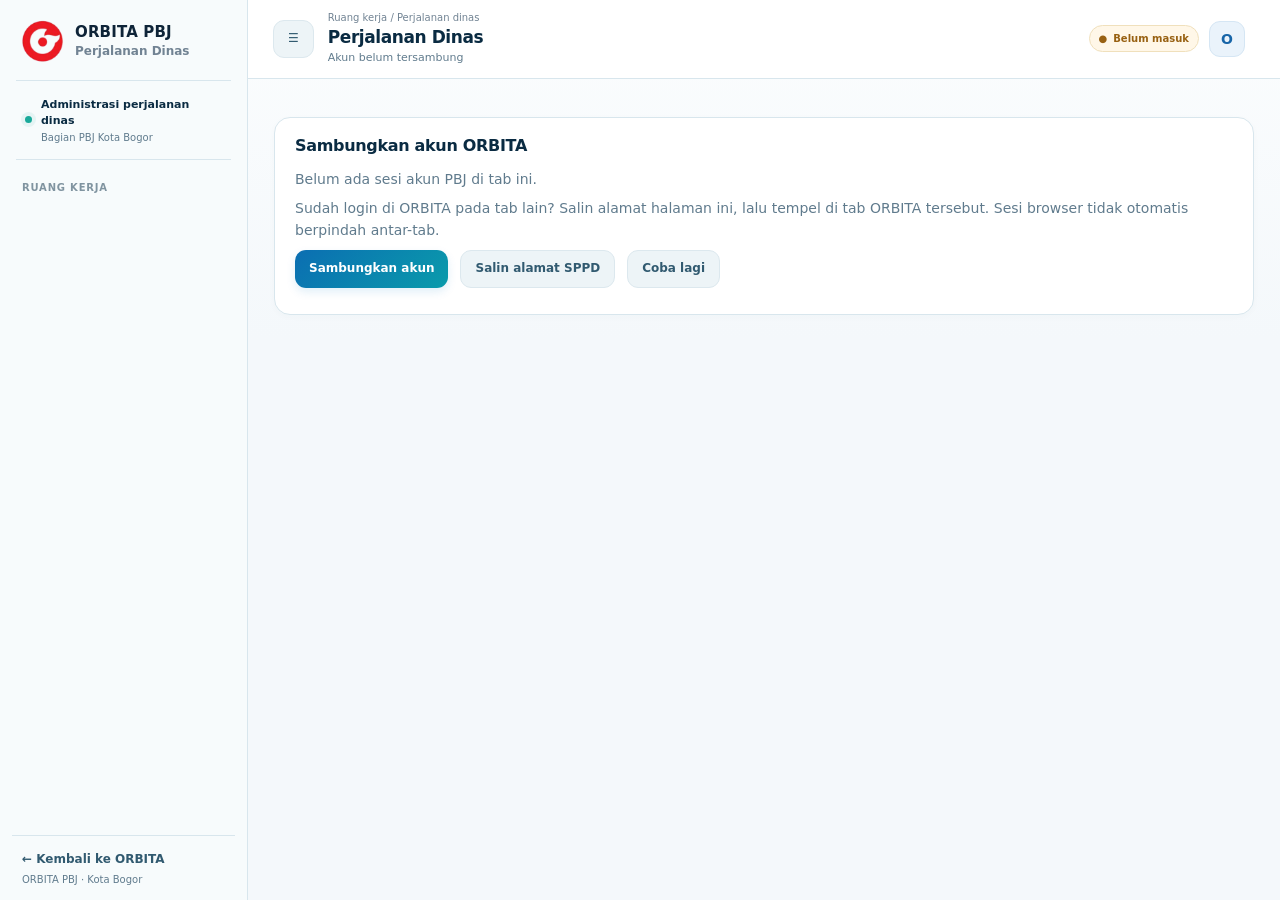
<file: sppd/index.html>
<!doctype html>
<html lang="id">
<head>
    <meta charset="utf-8">
    <meta name="viewport" content="width=device-width,initial-scale=1">
    <title>Perjalanan Dinas | ORBITA</title>
    <meta name="theme-color" content="#f4f8fb">
    <link rel="icon" href="assets/favicon.png">
    <link rel="stylesheet" href="assets/style.css?v=1.3.2">
    <script defer src="assets/config.js?v=1.3.0"></script>
    <script defer src="assets/session.js?v=1.3.0"></script>
    <script defer src="assets/print.js?v=1.3.2"></script>
    <script defer src="assets/app.js?v=1.3.2"></script>
</head>
<body>
    <aside id="sidebar">
        <a class="brand" href="../"><span class="mark"><img src="assets/traxpbj-logo.png" alt="" width="42" height="42"></span><span class="brand-copy"><b>ORBITA PBJ</b><small>Perjalanan Dinas</small></span></a>
        <button type="button" id="closeMenu" class="ghost mobile close-menu" aria-label="Tutup menu">×</button>
        <div class="side-module"><span class="module-dot"></span><div><b>Administrasi perjalanan dinas</b><small>Bagian PBJ Kota Bogor</small></div></div>
        <div class="nav-label">Ruang kerja</div>
        <nav id="nav" aria-label="Menu perjalanan dinas"></nav>
        <div class="sidefoot"><a href="../profil-pbj/">← Kembali ke ORBITA</a><small>ORBITA PBJ · Kota Bogor</small></div>
    </aside>
    <div class="workspace">
        <header>
            <button class="ghost" id="hamb" aria-label="Tampilkan atau sembunyikan menu" aria-expanded="true">☰</button><div><span class="crumb">Ruang kerja / Perjalanan dinas</span><strong id="headTitle">Perjalanan Dinas</strong><small id="headOffice">Memeriksa sesi ORBITA…</small></div><div class="head-right"><span id="sync" class="sync">Menghubungkan…</span><select id="office" aria-label="Pilih OPD" hidden></select><span class="avatar" id="avatar">O</span><span id="account" class="account"></span></div>
        </header>
        <main id="main"><div class="welcome"><div class="eyebrow">Perjalanan dinas</div><h1>Selamat datang di ORBITA</h1><p>Menyiapkan ruang kerja Anda.</p><div class="loading-line"><i></i></div></div></main>
    </div>
    <div id="toast" role="status" aria-live="polite"></div>
    <div id="printArea"></div>
</body>
</html>
</file>
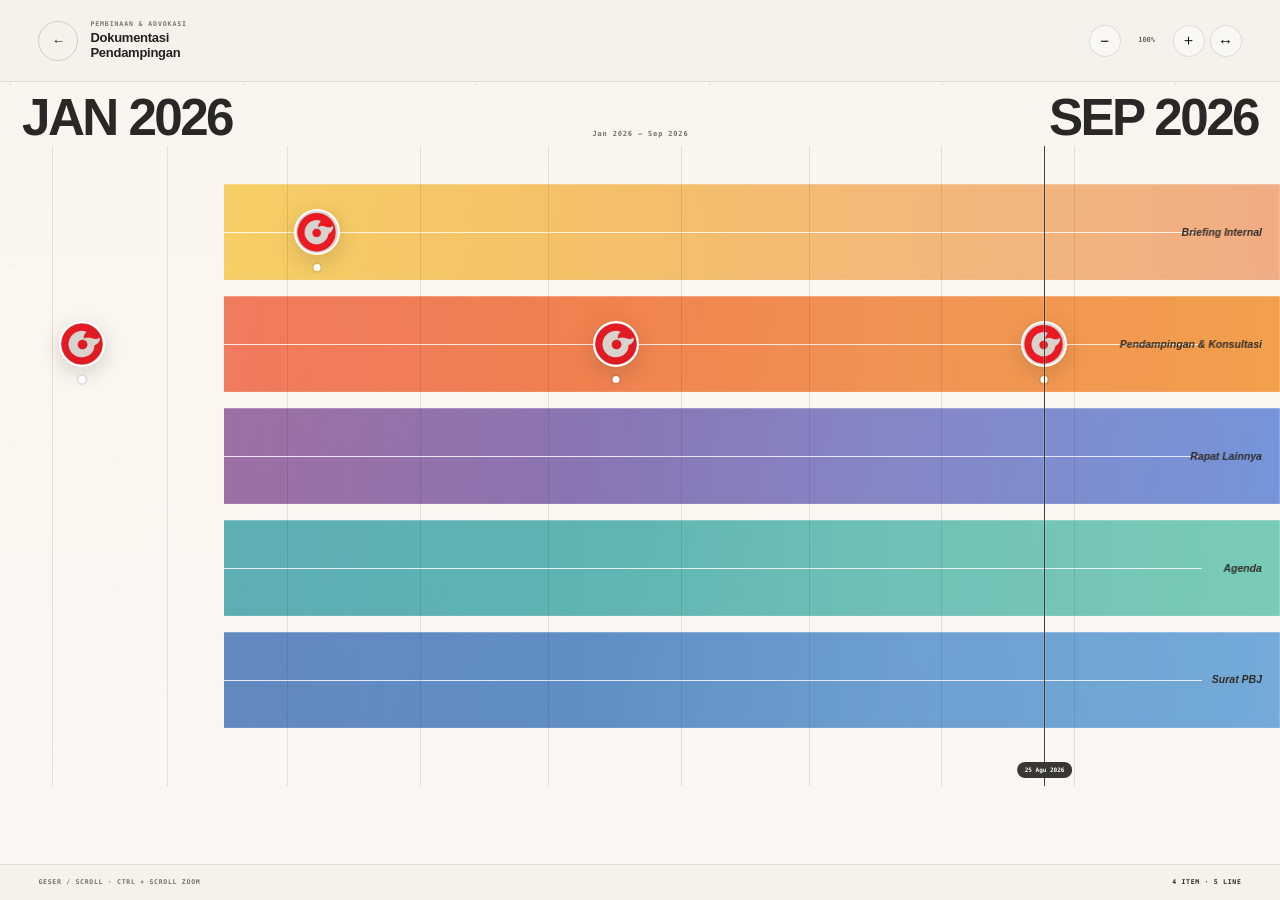
<file: preview-docs.html>
<!doctype html><html><head><meta charset="utf-8"><meta name="viewport" content="width=device-width,initial-scale=1"><link rel="stylesheet" href="assets/css/docs-timeline.css?v=27.44"><style>html,body{margin:0;height:100%;font-family:Arial,sans-serif}</style></head><body>
<section class="docs-experience docs-timeline-experience open" id="docsModal" aria-hidden="false">
<div class="docs-tl-shell"><header class="docs-tl-head"><div class="docs-tl-brand"><button class="docs-experience-back">←</button><div><small>PEMBINAAN & ADVOKASI</small><b>Dokumentasi Pendampingan</b></div></div><div class="docs-tl-tools" id="docsTimelineFilters"></div><div class="docs-tl-zoom"><button id="docsZoomOut">−</button><output id="docsZoomValue">100%</output><button id="docsZoomIn">＋</button><button id="docsZoomFit">↔</button></div></header>
<main class="docs-tl-stage"><div class="docs-tl-constellation"></div><div class="docs-tl-years"><strong id="docsRangeStart">—</strong><small id="docsTimelineRange">LINIMASA</small><strong id="docsRangeEnd">—</strong></div><div class="docs-timeline-viewport" id="docsTimelineViewport" tabindex="0"><div class="docs-timeline-track" id="docsTimelineTrack"><div id="docsTimelineBands"></div><div id="docsTimelineTicks"></div><div id="docsArchive"></div><div class="docs-tl-playhead" id="docsTimelinePlayhead"></div></div></div>
<aside class="docs-event-panel" id="docsEventPanel"><button class="docs-event-side-nav prev" id="docsPrevEvent">←</button><button class="docs-event-side-nav next" id="docsNextEvent">→</button><div class="docs-event-card"><div class="docs-event-media" id="docsMediaStream"></div><div class="docs-event-copy"><div class="docs-event-meta"><span id="docsDate">—</span><span id="docsLocation">Kota Bogor</span><span id="docsCategory">Pendampingan</span></div><small id="docsKicker"></small><h2 id="docsTitle"></h2><p id="docsDescription"></p></div></div><button class="docs-event-panel-close" id="docsEventClose">×</button><div class="docs-media-status"><i><em id="docsMediaProgress"></em></i></div></aside></main>
<footer class="docs-tl-bottom"><span>GESER / SCROLL · CTRL + SCROLL ZOOM</span><span id="docsTimelineStatus"></span></footer></div></section>
<script>window.TRAXPBJ_SITE_CONTENT={documentation:[
{id:'1',date:'2026-01-12',title:'Pendampingan Perencanaan PBJ',location:'Bappeda Kota Bogor',category:'Pendampingan/Asistensi',description:'Pendampingan penyusunan perencanaan dan dokumen persiapan pengadaan.',photo:'assets/img/LOGOPBJ.png',media:[{type:'image',url:'assets/img/LOGOPBJ.png',imageUrl:'assets/img/LOGOPBJ.png',caption:'Pendampingan'}]},
{id:'2',date:'2026-03-08',title:'Briefing Internal PBJ',location:'UKPBJ Kota Bogor',category:'Briefing internal',description:'Briefing internal untuk penyelarasan tata kelola PBJ.',photo:'assets/img/traxpbj-logo.png',media:[{type:'image',url:'assets/img/traxpbj-logo.png',imageUrl:'assets/img/traxpbj-logo.png',caption:'Briefing'}]},
{id:'3',date:'2026-05-17',title:'Pendampingan OPD',location:'Dinas Kesehatan',category:'Pendampingan',description:'Pendampingan proses pengadaan dan reviu dokumen.',photo:'assets/img/LOGOPBJ.png',media:[{type:'image',url:'assets/img/LOGOPBJ.png',imageUrl:'assets/img/LOGOPBJ.png',caption:'OPD'}]},
{id:'4',date:'2026-08-25',title:'Asistensi Konsolidasi',location:'Kota Bogor',category:'Pendampingan Konsolidasi',description:'Asistensi konsolidasi kebutuhan perangkat daerah.',photo:'assets/img/traxpbj-logo.png',media:[{type:'image',url:'assets/img/traxpbj-logo.png',imageUrl:'assets/img/traxpbj-logo.png',caption:'Konsolidasi'}]}
]};</script><script src="assets/js/orbita-docs-timeline.js?v=27.44"></script></body></html>
</file>
<file: assets/css/admin.css>
:root{--ink:#0b2740;--blue:#0876bf;--deep:#071f33;--line:#d9e6ee;--muted:#6c8291;--ease:cubic-bezier(.2,.78,.25,1)}*{box-sizing:border-box}html{scroll-behavior:smooth}body{margin:0;font-family:Arial,Helvetica,sans-serif;background:#f4f8fb;color:var(--ink);min-height:100vh}.admin-topbar{position:fixed;z-index:50;left:20px;right:20px;top:18px;height:62px;border:1px solid #d6e4ed;background:rgba(248,252,254,.86);backdrop-filter:blur(18px);border-radius:19px;display:flex;align-items:center;justify-content:space-between;padding:0 18px;box-shadow:0 12px 36px rgba(17,57,83,.08)}.admin-brand{display:flex;align-items:center;gap:10px;color:var(--ink);text-decoration:none}.admin-brand img{width:38px;height:38px;object-fit:contain}.admin-brand span{display:grid}.admin-brand b{font-size:13px}.admin-brand small{font-size:9px;color:#728997}.back-site{font-size:10px;font-weight:800;color:var(--ink);text-decoration:none;padding:10px 13px;border-radius:11px;background:#eaf4fa}.login-scene{min-height:100vh;background:linear-gradient(160deg,#061d30,#0a3553);display:grid;place-items:center;position:relative;overflow:hidden}.login-scene:before{content:"";position:absolute;inset:0;background:radial-gradient(circle at 50% 52%,rgba(43,180,202,.18),transparent 27%),linear-gradient(rgba(255,255,255,.02) 1px,transparent 1px),linear-gradient(90deg,rgba(255,255,255,.02) 1px,transparent 1px);background-size:auto,52px 52px,52px 52px}.login-orbit,.login-orbit i{position:absolute;left:50%;top:50%;border-radius:50%;border:1px solid rgba(111,217,225,.12);transform:translate(-50%,-50%)}.login-orbit{width:600px;height:600px}.login-orbit i:nth-child(1){width:430px;height:430px}.login-orbit i:nth-child(2){width:760px;height:760px;border-style:dashed}.login-orbit i:nth-child(3){width:900px;height:900px;opacity:.3}.login-card{position:relative;z-index:2;width:min(430px,90vw);padding:34px;border-radius:30px;background:rgba(255,255,255,.96);box-shadow:0 40px 100px rgba(0,0,0,.28);animation:loginIn .75s var(--ease) both}@keyframes loginIn{from{opacity:0;transform:translateY(30px) scale(.96)}to{opacity:1;transform:none}}.login-logo{width:72px;height:72px;border-radius:23px;background:#fff0f1;display:grid;place-items:center;margin-bottom:26px}.login-logo img{width:50px}.login-card>small{font-size:8px;letter-spacing:.18em;color:#0e82c1;font-weight:900}.login-card h1{font-size:50px;letter-spacing:-.06em;margin:8px 0 26px}.login-card label{display:grid;gap:7px}.login-card label span{font-size:10px;font-weight:800}.login-card input{width:100%;height:50px;border:1px solid #ccdce6;border-radius:14px;background:#f8fbfd;padding:0 15px;font-size:14px;outline:none}.login-card input:focus{border-color:#1889c8;box-shadow:0 0 0 4px rgba(24,137,200,.08)}.login-card button{width:100%;height:50px;border:0;border-radius:14px;background:#082b45;color:#fff;font-weight:900;margin-top:14px;cursor:pointer}.login-error{min-height:18px;color:#c23f48;font-size:10px}.admin-dashboard{min-height:100vh;padding:110px 0 70px}.admin-shell{width:min(1380px,calc(100% - 50px));margin:auto}.admin-heading{display:flex;justify-content:space-between;align-items:end;margin:38px 0}.admin-heading small,.panel-head small{font-size:8px;letter-spacing:.18em;color:#0b82c2;font-weight:900}.admin-heading h1{font-size:clamp(48px,7vw,90px);letter-spacing:-.065em;line-height:.9;margin:9px 0 0}.admin-heading button,.admin-actions button{border:1px solid #cfdee8;background:white;color:var(--ink);border-radius:13px;padding:12px 16px;font-weight:800;cursor:pointer}.admin-tabs{display:flex;gap:10px;margin-bottom:22px}.admin-tabs button{border:1px solid #d4e2eb;background:#fff;border-radius:16px;padding:14px 18px;color:#536d7d;font-weight:800;cursor:pointer;transition:.25s ease}.admin-tabs button span{font-size:8px;color:#0b82c2;margin-right:9px}.admin-tabs button.active{background:#092b45;color:#fff;border-color:#092b45;transform:translateY(-2px)}.admin-section{display:none;background:#fff;border:1px solid var(--line);border-radius:28px;padding:28px;box-shadow:0 24px 70px rgba(23,63,89,.07)}.admin-section.active{display:block;animation:panelIn .45s var(--ease) both}@keyframes panelIn{from{opacity:0;transform:translateY(15px)}to{opacity:1;transform:none}}.panel-head{display:flex;justify-content:space-between;align-items:start;gap:20px;margin-bottom:24px}.panel-head h2{font-size:36px;letter-spacing:-.045em;margin:6px 0 0}.panel-head a{font-size:10px;font-weight:800;color:var(--ink);text-decoration:none;padding:11px 13px;border-radius:12px;background:#edf5f9}.import-drop{min-height:220px;border:1px dashed #bcd0dc;border-radius:24px;background:#f7fbfd;display:grid;place-items:center;text-align:center;padding:24px}.import-drop button{border:0;background:transparent;cursor:pointer;color:var(--ink)}.import-drop button span{display:grid;place-items:center;width:60px;height:60px;margin:0 auto 10px;border-radius:50%;background:#0a2f4b;color:white;font-size:28px}.import-drop button b{display:block;font-size:17px}.import-drop button small{display:block;margin-top:5px;color:#7a909e}.import-file{font-size:10px;color:#69808f;margin-top:7px}.evaluation-preview{margin-top:24px}.preview-kpis{display:grid;grid-template-columns:1.2fr repeat(3,1fr);gap:12px}.preview-kpis>div{min-height:112px;border:1px solid #dce8ef;border-radius:20px;padding:18px;display:flex;flex-direction:column;justify-content:space-between}.preview-kpis .accent{background:linear-gradient(145deg,#07304e,#0b5874);color:white;border-color:transparent}.preview-kpis small{font-size:8px;letter-spacing:.14em;color:#758c9a;font-weight:900}.preview-kpis .accent small{color:#86d4dd}.preview-kpis strong{font-size:28px}.preview-table-wrap{overflow:auto;margin-top:18px;border:1px solid #dbe7ee;border-radius:18px}.preview-table-wrap table{width:100%;border-collapse:collapse;min-width:850px}.preview-table-wrap th,.preview-table-wrap td{padding:11px 13px;border-bottom:1px solid #e6eef3;text-align:right;font-size:10px}.preview-table-wrap th:first-child,.preview-table-wrap td:first-child{text-align:left}.preview-table-wrap th{font-size:8px;letter-spacing:.06em;background:#f3f8fb;color:#607a89}.admin-actions{display:flex;gap:10px;justify-content:flex-end;margin-top:20px}.admin-actions .primary{background:#092b45;color:#fff;border-color:#092b45}.leader-admin-grid{display:grid;grid-template-columns:repeat(3,1fr);gap:15px}.leader-admin-card{border:1px solid #dbe7ee;border-radius:24px;padding:18px;background:#f8fbfd;display:grid;grid-template-columns:120px 1fr;gap:16px;align-items:center}.leader-admin-photo{width:120px;height:140px;border-radius:20px;overflow:hidden;background:linear-gradient(145deg,#0b314e,#12617c);display:grid;place-items:center;color:#7ad6de;font-size:20px;font-weight:900}.leader-admin-photo img{width:100%;height:100%;object-fit:cover}.leader-admin-info{display:grid;gap:10px}.leader-admin-info small{font-size:8px;letter-spacing:.12em;color:#0d82c0;font-weight:900}.leader-admin-info input[type=text]{width:100%;border:1px solid #d1e0e8;border-radius:12px;background:white;padding:11px;font-weight:700;color:var(--ink)}.photo-button{display:inline-flex;width:max-content;padding:10px 13px;border-radius:11px;background:#092b45;color:#fff;font-size:10px;font-weight:800;cursor:pointer}.admin-toast{position:fixed;right:24px;bottom:24px;z-index:100;background:#092b45;color:white;border-radius:14px;padding:13px 17px;font-size:11px;font-weight:800;opacity:0;transform:translateY(15px);pointer-events:none;transition:.3s ease}.admin-toast.show{opacity:1;transform:none}@media(max-width:980px){.leader-admin-grid{grid-template-columns:1fr}.preview-kpis{grid-template-columns:1fr 1fr}}@media(max-width:620px){.admin-topbar{left:10px;right:10px;top:10px}.back-site{display:none}.admin-shell{width:calc(100% - 24px)}.admin-tabs{overflow:auto}.admin-tabs button{white-space:nowrap}.admin-section{padding:18px}.preview-kpis{grid-template-columns:1fr}.leader-admin-card{grid-template-columns:90px 1fr}.leader-admin-photo{width:90px;height:110px}.admin-heading h1{font-size:54px}}

/* V16 · Forum Konsultasi */
.forum-admin-connect{display:grid;grid-template-columns:.9fr 1.1fr;gap:24px;padding:22px;border:1px solid #dbe7ee;border-radius:22px;background:linear-gradient(135deg,#f7fbfd,#eef7fa);margin-bottom:18px}.forum-admin-connect-copy small{font-size:8px;letter-spacing:.15em;color:#0b82c2;font-weight:900}.forum-admin-connect-copy h3{font-size:25px;letter-spacing:-.04em;margin:7px 0}.forum-admin-connect-copy p{font-size:11px;line-height:1.55;color:#6b8291;margin:0;max-width:520px}.forum-admin-fields{display:grid;gap:10px}.forum-admin-fields label{display:grid;gap:5px}.forum-admin-fields label span{font-size:8px;font-weight:900;color:#4d6878}.forum-admin-fields input,.forum-admin-toolbar input,.forum-admin-toolbar select,.forum-admin-card select,.forum-admin-card textarea{border:1px solid #cfdfe8;border-radius:12px;background:#fff;padding:11px 12px;font:inherit;font-size:10px;color:#0b2740;outline:0}.forum-admin-fields input:focus,.forum-admin-toolbar input:focus,.forum-admin-card textarea:focus{border-color:#50a9c6;box-shadow:0 0 0 4px rgba(32,150,187,.08)}.forum-admin-connect-actions{display:flex;gap:8px}.forum-admin-connect-actions button,.forum-admin-card button{border:1px solid #d0dfe8;background:#fff;color:#0b2740;border-radius:11px;padding:10px 12px;font-weight:900;font-size:9px;cursor:pointer}.forum-admin-connect-actions .primary,.forum-admin-card button.primary{background:#092b45;color:#fff;border-color:#092b45}.forum-admin-status{display:flex;align-items:center;gap:7px;font-size:9px;color:#6b8291}.forum-admin-status i{width:8px;height:8px;border-radius:50%;background:#c4a45c}.forum-admin-status.online i{background:#2a9c65}.forum-admin-status.offline i{background:#c95b5b}.forum-admin-kpis{display:grid;grid-template-columns:repeat(4,1fr);gap:10px;margin:18px 0}.forum-admin-kpis>div{border:1px solid #dce8ee;border-radius:18px;padding:16px;background:#f9fcfd}.forum-admin-kpis small{display:block;font-size:7px;letter-spacing:.11em;color:#718996;font-weight:900}.forum-admin-kpis strong{display:block;font-size:27px;margin-top:7px}.forum-admin-toolbar{display:grid;grid-template-columns:1fr 220px;gap:10px;margin-bottom:12px}.forum-admin-list{display:grid;gap:10px}.forum-admin-card{border:1px solid #dce7ed;border-radius:20px;background:#fff;padding:16px;display:grid;gap:12px}.forum-admin-card-head{display:flex;align-items:flex-start;gap:12px}.forum-admin-avatar{width:38px;height:38px;border-radius:12px;background:linear-gradient(145deg,#0b3553,#11708a);display:grid;place-items:center;color:#b7edf1;font-weight:900;font-size:10px;flex:0 0 auto}.forum-admin-card-copy{min-width:0;flex:1}.forum-admin-card-copy small{font-size:8px;color:#738a98}.forum-admin-card-copy h3{font-size:16px;letter-spacing:-.025em;margin:4px 0}.forum-admin-card-copy p{font-size:10px;line-height:1.5;color:#607988;margin:0;white-space:pre-wrap}.forum-admin-badges{display:flex;gap:6px;flex-wrap:wrap;margin-top:7px}.forum-admin-badges span{font-size:7px;font-weight:900;padding:4px 7px;border-radius:999px;background:#edf6f8;color:#0b7899}.forum-admin-badges span.pending{background:#fff2db;color:#916418}.forum-admin-controls{display:grid;grid-template-columns:180px auto auto 1fr;gap:10px;align-items:center}.forum-admin-check{display:flex;align-items:center;gap:6px;font-size:9px;font-weight:800;color:#526e7f}.forum-admin-check input{accent-color:#0a789d}.forum-admin-reply{display:grid;grid-template-columns:1fr auto;gap:8px}.forum-admin-reply textarea{min-height:66px;resize:vertical}.forum-admin-comments{border-top:1px solid #edf2f5;padding-top:10px;display:grid;gap:7px}.forum-admin-comment{font-size:9px;line-height:1.45;color:#5f7888;background:#f7fafc;border-radius:10px;padding:9px}.forum-admin-comment b{color:#183e54}.forum-admin-empty{padding:35px;border:1px dashed #cddde6;border-radius:18px;text-align:center;font-size:10px;color:#78909d}
@media(max-width:980px){.forum-admin-connect{grid-template-columns:1fr}.forum-admin-kpis{grid-template-columns:1fr 1fr}.forum-admin-controls{grid-template-columns:1fr 1fr}.forum-admin-reply{grid-template-columns:1fr}.forum-admin-reply button{height:42px}}@media(max-width:620px){.forum-admin-kpis{grid-template-columns:1fr 1fr}.forum-admin-toolbar{grid-template-columns:1fr}.forum-admin-controls{grid-template-columns:1fr}.forum-admin-connect-actions{flex-direction:column}}


/* V17 · Edukasi & Kegiatan PBJ + Pusat Pengetahuan */
.admin-tabs{flex-wrap:wrap}
.panel-export{border:1px solid #cfdee8;background:#fff;color:var(--ink);border-radius:12px;padding:11px 14px;font-size:10px;font-weight:800;cursor:pointer}
.portal-admin-form{border:1px solid #dbe7ee;border-radius:22px;background:#f8fbfd;padding:20px}
.portal-form-grid{display:grid;grid-template-columns:1fr 1fr;gap:13px}
.portal-form-grid label{display:grid;gap:7px}.portal-form-grid label.span-2{grid-column:1/-1}
.portal-form-grid span{font-size:9px;font-weight:900;color:#587282}
.portal-form-grid input,.portal-form-grid select,.portal-form-grid textarea{width:100%;border:1px solid #cfdee7;border-radius:12px;background:#fff;color:var(--ink);font:inherit;padding:11px 12px;outline:none}
.portal-form-grid input,.portal-form-grid select{height:46px}.portal-form-grid textarea{resize:vertical}
.portal-form-grid input:focus,.portal-form-grid select:focus,.portal-form-grid textarea:focus{border-color:#1789c6;box-shadow:0 0 0 4px rgba(23,137,198,.07)}
.admin-file-note{margin-top:12px;padding:11px 13px;border-radius:12px;background:#edf5f8;color:#6b8290;font-size:9px;line-height:1.5}
.portal-admin-list{display:grid;gap:9px;margin-top:20px}
.portal-admin-item{display:grid;grid-template-columns:46px minmax(0,1fr) auto;gap:13px;align-items:center;border:1px solid #dbe7ee;border-radius:17px;background:#fff;padding:13px}
.portal-item-mark{width:42px;height:42px;border-radius:13px;background:#0b314e;color:#75d5df;display:grid;place-items:center;font-size:12px;font-weight:900}.portal-item-mark.doc{font-size:8px;letter-spacing:.08em}
.portal-admin-item>div:nth-child(2){display:grid;gap:4px;min-width:0}.portal-admin-item small{font-size:7px;letter-spacing:.1em;color:#0b83c4;font-weight:900;text-transform:uppercase}.portal-admin-item b{font-size:13px}.portal-admin-item span{font-size:9px;color:#778d9a;white-space:nowrap;overflow:hidden;text-overflow:ellipsis}
.portal-item-actions{display:flex;gap:7px}.portal-item-actions button{border:1px solid #d2e0e9;background:#fff;color:#0b2740;border-radius:10px;padding:8px 10px;font-size:9px;font-weight:800;cursor:pointer}.portal-item-actions .danger-lite{color:#b2434a;background:#fff6f6;border-color:#efd7d8}.portal-admin-empty{min-height:120px;border:1px dashed #cbdde7;border-radius:18px;display:grid;place-items:center;color:#718795;font-size:11px}
@media(max-width:980px){.portal-form-grid{grid-template-columns:1fr}.portal-form-grid label.span-2{grid-column:auto}}
@media(max-width:620px){.portal-admin-item{grid-template-columns:40px 1fr}.portal-item-actions{grid-column:2;justify-content:flex-start}.admin-tabs{flex-wrap:nowrap}}

/* V18 · Dokumentasi + Pegawai */
.site-admin-photo-preview{margin-top:14px;min-height:180px;border:1px dashed #c8dae4;border-radius:18px;background:#f1f7fa;display:grid;place-items:center;overflow:hidden;color:#738a98;font-size:10px}.site-admin-photo-preview.team{min-height:230px;max-width:360px}.site-admin-photo-preview img{width:100%;height:260px;object-fit:cover}.site-admin-photo-preview.team img{height:320px}.portal-item-thumb{width:46px;height:46px;border-radius:12px;background:#0b314e;color:#7bdce2;display:grid;place-items:center;font-size:9px;font-weight:900;overflow:hidden}.portal-item-thumb.portrait{border-radius:10px}.portal-item-thumb img{width:100%;height:100%;object-fit:cover}

/* V19 */
.leader-admin-grid{grid-template-columns:repeat(4,minmax(0,1fr));}
@media(max-width:1150px){.leader-admin-grid{grid-template-columns:repeat(2,minmax(0,1fr));}}
@media(max-width:680px){.leader-admin-grid{grid-template-columns:1fr;}}

/* V20 · backend terpusat */
.admin-heading{gap:12px}.backend-pill{margin-left:auto;display:inline-flex;align-items:center;gap:8px;padding:9px 12px;border:1px solid rgba(21,91,134,.16);border-radius:999px;background:#fff;color:#476174;font-size:12px;font-weight:700}.backend-pill i{width:8px;height:8px;border-radius:50%;background:#d39a36;box-shadow:0 0 0 4px rgba(211,154,54,.12)}.backend-pill.online i{background:#1da878;box-shadow:0 0 0 4px rgba(29,168,120,.12)}.backend-pill.offline i{background:#d65555;box-shadow:0 0 0 4px rgba(214,85,85,.12)}
@media(max-width:760px){.backend-pill{order:3;margin-left:0}.admin-heading{flex-wrap:wrap}}


/* V21 · TRAXPBJ CMS — management interface */
body{background:#eef1f3;color:#15191d}.admin-topbar{position:fixed;left:0;right:0;top:0;height:72px;border:0;border-radius:0;background:#11171b;color:#fff;box-shadow:none;padding:0 26px}.admin-brand{color:#fff}.admin-brand img{background:#fff;border-radius:11px;padding:5px}.admin-brand small{color:#8e9ba5}.back-site{background:#202a30;color:#fff;border:1px solid #2f3b42}.admin-dashboard{padding:96px 0 48px}.admin-shell{width:min(1540px,calc(100% - 34px));display:grid;grid-template-columns:280px minmax(0,1fr);grid-template-rows:auto auto;gap:18px;align-items:start}.admin-heading{grid-column:1/-1;margin:10px 0 2px;padding:22px 26px;background:#fff;border:1px solid #dce1e4;border-radius:18px;align-items:center}.admin-heading h1{font-size:38px;line-height:1;letter-spacing:-.04em}.admin-heading small{color:#7a858c}.backend-pill{margin-left:auto;background:#f4f6f7;border-color:#dfe4e7}.admin-heading>button{background:#151b1f;color:#fff;border:0}.admin-tabs{grid-column:1;grid-row:2;position:sticky;top:90px;display:flex;flex-direction:column;gap:3px;margin:0;padding:12px;background:#151b1f;border-radius:18px;min-height:calc(100vh - 116px);flex-wrap:nowrap}.admin-tabs:before{content:"CONTENT MANAGEMENT";display:block;color:#68767f;font-size:8px;font-weight:900;letter-spacing:.18em;padding:10px 12px 16px}.admin-tabs button{width:100%;min-height:50px;border:0;border-radius:11px;background:transparent;color:#aeb9bf;text-align:left;padding:10px 12px;display:grid;grid-template-columns:32px 1fr;align-items:center;font-size:11px;transition:.2s ease}.admin-tabs button span{color:#68767f;margin:0;font-family:ui-monospace,SFMono-Regular,Consolas,monospace}.admin-tabs button:hover{background:#1e282e;color:#fff}.admin-tabs button.active{background:#f5f7f8;color:#11171b;transform:none}.admin-tabs button.active span{color:#0a7bc0}.admin-section{grid-column:2;grid-row:2;border-radius:18px;border:1px solid #dce1e4;box-shadow:none;padding:26px;min-height:calc(100vh - 116px)}.panel-head{padding-bottom:20px;border-bottom:1px solid #e6eaec}.panel-head small{color:#73818a}.panel-head h2{font-size:30px}.portal-admin-form,.import-drop,.leader-admin-card,.forum-admin-connect,.forum-admin-card{border-radius:14px;background:#f7f8f9;border-color:#e0e5e8}.leader-admin-grid{grid-template-columns:repeat(2,minmax(0,1fr))}.leader-admin-card{grid-template-columns:100px 1fr}.leader-admin-photo{width:100px;height:120px;border-radius:12px}.photo-button,.admin-actions .primary,.forum-admin-connect-actions .primary,.forum-admin-card button.primary{background:#11171b!important;border-color:#11171b!important}.portal-admin-item{border-radius:12px}.portal-item-mark,.portal-item-thumb{background:#1d282e;color:#8bd7df}.login-scene{background:#11171b}.login-scene:before{background:linear-gradient(90deg,rgba(255,255,255,.025) 1px,transparent 1px),linear-gradient(rgba(255,255,255,.025) 1px,transparent 1px);background-size:42px 42px}.login-orbit{display:none}.login-card{border-radius:18px;box-shadow:0 28px 80px rgba(0,0,0,.3)}
.admin-process[hidden]{display:none}.admin-process{position:fixed;inset:0;z-index:1000;background:rgba(12,16,19,.84);backdrop-filter:blur(8px);display:grid;place-items:center}.admin-process-card{width:min(410px,88vw);background:#11171b;color:#fff;border:1px solid #303a40;border-radius:20px;padding:30px;box-shadow:0 35px 100px rgba(0,0,0,.38);text-align:center}.admin-process-logo{width:88px;height:88px;margin:0 auto 20px;position:relative;display:grid;place-items:center}.admin-process-logo:before,.admin-process-logo:after{content:"";position:absolute;inset:-10px;border:1px solid rgba(96,213,222,.35);border-radius:50%;animation:adminSpin 1.5s linear infinite}.admin-process-logo:after{inset:-23px;border-style:dashed;animation-duration:2.7s;animation-direction:reverse}.admin-process-logo img{width:66px;height:66px;object-fit:contain}.admin-process-card small{display:block;color:#6ed0d9;font-size:8px;font-weight:900;letter-spacing:.18em}.admin-process-card strong{display:block;font-size:26px;margin:9px 0 7px}.admin-process-card>span{display:block;color:#9ca8af;font-size:11px;min-height:16px}.admin-process-track{height:3px;background:#29343a;border-radius:999px;margin-top:22px;overflow:hidden}.admin-process-track i{display:block;height:100%;width:24%;background:linear-gradient(90deg,#0d83c8,#62d5dc,#f02738);border-radius:inherit;animation:adminLoad 1.25s ease-in-out infinite}.admin-process.has-progress .admin-process-track i{animation:none;width:var(--progress,0%);transition:width .25s ease}@keyframes adminSpin{to{transform:rotate(360deg)}}@keyframes adminLoad{from{transform:translateX(-120%)}to{transform:translateX(520%)}}
@media(max-width:980px){.admin-shell{grid-template-columns:1fr}.admin-tabs{grid-column:1;grid-row:auto;position:static;min-height:auto;display:flex;flex-direction:row;overflow:auto}.admin-tabs:before{display:none}.admin-tabs button{min-width:210px}.admin-section{grid-column:1;grid-row:auto;min-height:0}.leader-admin-grid{grid-template-columns:1fr}}

/* V22 · mixed documentation media */
.field-note{display:block;margin-top:7px;color:#83919a;font-size:9px;line-height:1.45}
#documentationPhotoPreview{display:block;padding:14px;min-height:120px}
.doc-upload-preview-grid{display:grid;grid-template-columns:repeat(auto-fill,minmax(150px,1fr));gap:12px;width:100%}.doc-upload-preview-grid article{min-width:0;background:#fff;border:1px solid #dde6ea;border-radius:12px;padding:9px;display:grid;gap:6px}.doc-upload-thumb{height:110px;border-radius:9px;background:#172127;overflow:hidden;position:relative}.doc-upload-thumb img,.doc-upload-thumb video{width:100%;height:100%;object-fit:cover;display:block}.doc-upload-thumb span{position:absolute;left:7px;top:7px;padding:5px 7px;border-radius:999px;background:rgba(12,18,22,.78);color:#fff;font-size:7px;font-weight:900;letter-spacing:.12em}.doc-upload-preview-grid b{font-size:10px;white-space:nowrap;overflow:hidden;text-overflow:ellipsis;color:#182027}.doc-upload-preview-grid small{font-size:8px;color:#7b8992}.doc-upload-summary{margin-top:11px;color:#5e6d76;font-size:9px;font-weight:800}.doc-upload-current{min-height:90px;display:grid;place-items:center;text-align:center;gap:5px}.doc-upload-current b{font-size:18px;color:#192126}.doc-upload-current span{font-size:9px;color:#73828b}
\n\n/* V26.2 · Akses OPD Komitmen Perencanaan */\n.opd-access-head{display:flex;align-items:center;justify-content:space-between;gap:14px}.opd-access-note{margin:18px 0 12px;padding:13px 15px;border:1px solid #dce7ec;border-radius:12px;background:#f6f9fa;color:#5f717c;font-size:10px;line-height:1.55}.opd-access-toolbar{display:flex;align-items:center;gap:12px;margin:14px 0}.opd-access-toolbar input{min-width:0;flex:1;height:44px;border:1px solid #d2dde3;border-radius:11px;background:#fff;padding:0 13px;font:inherit;color:#182027;outline:none}.opd-access-toolbar input:focus{border-color:#0f82c4;box-shadow:0 0 0 4px rgba(15,130,196,.07)}.opd-access-count{width:86px;height:44px;display:flex;align-items:center;justify-content:center;gap:8px;border:1px solid #dce4e8;border-radius:11px;background:#fff}.opd-access-count small{font-size:7px;letter-spacing:.12em;font-weight:900;color:#74838c}.opd-access-count strong{font-size:15px}.opd-access-table-wrap{border:1px solid #dce4e8;border-radius:14px;background:#fff;overflow:auto}.opd-access-table{width:100%;border-collapse:collapse;min-width:860px}.opd-access-table th{position:sticky;top:0;background:#f3f6f7;color:#63737d;font-size:8px;letter-spacing:.1em;text-transform:uppercase;text-align:left;padding:11px 13px;border-bottom:1px solid #dfe6ea}.opd-access-table td{padding:12px 13px;border-bottom:1px solid #edf1f3;font-size:10px;color:#5d6c75;vertical-align:middle}.opd-access-table tr:last-child td{border-bottom:0}.opd-access-table td:first-child{width:42%;color:#172027}.opd-access-table code{display:inline-block;min-width:82px;padding:7px 9px;border-radius:8px;background:#eef4f6;color:#0b314e;font:800 11px ui-monospace,SFMono-Regular,Consolas,monospace;letter-spacing:.06em}.opd-copy,.opd-reset{border:1px solid #d5e0e6;background:#fff;color:#163147;border-radius:8px;padding:7px 9px;margin-left:6px;font-size:8px;font-weight:800;cursor:pointer}.opd-reset{margin-left:0;white-space:nowrap}.opd-copy:hover,.opd-reset:hover{border-color:#87bcd8;background:#f2f8fb}.opd-access-status{display:inline-flex;align-items:center;gap:6px;padding:6px 8px;border-radius:999px;font-size:8px;font-weight:900}.opd-access-status:before{content:"";width:6px;height:6px;border-radius:50%}.opd-access-status.active{background:#eaf8f2;color:#177456}.opd-access-status.active:before{background:#1aa978}.opd-access-status.inactive{background:#fff0f0;color:#a34242}.opd-access-status.inactive:before{background:#cf5454}.opd-access-empty{text-align:center!important;color:#7b8a93!important;padding:28px!important}.panel-export{cursor:pointer}.panel-export:disabled,.opd-copy:disabled,.opd-reset:disabled{opacity:.55;cursor:wait}@media(max-width:760px){.opd-access-head{align-items:flex-start;flex-direction:column}.opd-access-toolbar{align-items:stretch}.opd-access-count{flex:0 0 86px}}\n
/* v27.49 · Produk Surat PBJ */
.surat-admin-block{margin-top:28px;padding-top:28px;border-top:1px solid rgba(11,41,64,.12)}
.surat-admin-head p{margin:5px 0 0;color:#6f8190;font-size:12px;max-width:620px}
.surat-admin-form{margin-bottom:16px}
.surat-admin-block .portal-item-actions a{display:inline-flex;align-items:center;justify-content:center;text-decoration:none;color:inherit;border:1px solid rgba(11,41,64,.12);border-radius:10px;padding:8px 11px;font-size:11px;font-weight:700;background:#fff}
.surat-admin-block .portal-item-actions a:hover{background:#0b2940;color:#fff}
</file>
<file: permohonan-sirup/permohonan.css>
:root {
    font-family: Inter,"Segoe UI",Arial,sans-serif;
    color: #162b45;
    background: #f6f8fc;
    font-synthesis: none;
}
* {
    box-sizing: border-box;
}
body {
    margin: 0;
    font-size: 14px;
}
a {
    color: inherit;
    text-decoration: none;
}
button,input,select,textarea {
    font: inherit;
}
button {
    cursor: pointer;
}
button:disabled {
    cursor: not-allowed;
    opacity: .5;
}
.container {
    width: min(1530px,calc(100% - 48px));
    margin: auto;
}
.app-top {
    height: 66px;
    background: #fff;
    border-bottom: 1px solid #e4ebf6;
}
.top-inner,.top-actions,.brand {
    display: flex;
    align-items: center;
}
.top-inner {
    justify-content: space-between;
    height: 100%;
}
.brand {
    gap: 12px;
}
.brand b {
    font-size: 16px;
    color: #114080;
    letter-spacing: .025em;
}
.brand small {
    display: block;
    color: #647b96;
    margin-top: 3px;
}
.logo-mark {
    display: grid;
    place-items: center;
    width: 38px;
    height: 38px;
    border-radius: 11px;
    background: #e7efff;
    color: #2562ad;
}
.top-actions {
    gap: 15px;
    color: #61748c;
    font-size: 12px;
}
.back,.release,.role-tag {
    padding: 9px 12px;
    border-radius: 9px;
    border: 1px solid #d4e1f3;
    color: #28578b;
    background: white;
    font-weight: 650;
}
.role-tag {
    color: #13569a;
    background: #e7f0ff;
}
.heading {
    display: flex;
    justify-content: space-between;
    gap: 18px;
    margin: 29px 0 23px;
    align-items: center;
}
.heading h1 {
    font-size: 27px;
    margin: 8px 0 8px;
    letter-spacing: -.035em;
}
.heading p {
    color: #60768e;
    margin: 0;
}
.eyebrow {
    font-size: 11px;
    font-weight: 800;
    letter-spacing: .09em;
    color: #426f9c;
}
.message {
    border: 1px solid #bbd4f5;
    background: #eaf3ff;
    color: #315f95;
    border-radius: 10px;
    margin-bottom: 19px;
    padding: 14px 17px;
}
.message.error {
    border-color: #f3c8cd;
    background: #fff3f4;
    color: #b42c45;
}
.message.success {
    border-color: #a7dbc1;
    background: #eafaf2;
    color: #126d4e;
}
.overview {
    display: grid;
    grid-template-columns: repeat(4,minmax(0,1fr));
    gap: 14px;
}
.metric,.card {
    background: white;
    border: 1px solid #e1eaf5;
    border-radius: 15px;
    box-shadow: 0 3px 12px rgba(30,64,112,.025);
}
.metric {
    padding: 18px 19px;
    border-top: 3px solid #4c86d4;
}
.metric:nth-child(2) {
    border-color: #43a6c9;
}
.metric:nth-child(3) {
    border-color: #31a987;
}
.metric:nth-child(4) {
    border-color: #dcb15a;
}
.metric span {
    display: block;
    font-size: 12px;
    color: #627992;
}
.metric strong {
    display: block;
    font-size: 23px;
    letter-spacing: -.035em;
    margin: 12px 0 6px;
}
.metric small {
    color: #7990a8;
}
.tabs {
    display: flex;
    gap: 8px;
    border-bottom: 1px solid #dce7f5;
    margin: 24px 0 16px;
}
.tabs button {
    border: 0;
    background: transparent;
    padding: 14px 21px;
    color: #697e94;
    font-weight: 650;
    border-bottom: 3px solid transparent;
}
.tabs button:hover {
    color: #165ba4;
}
.tabs button.active {
    color: #145dab;
    border-color: #266cbe;
    background: #edf5ff;
}
.card {
    padding: 23px;
    margin-bottom: 15px;
}
.section-head {
    display: flex;
    align-items: flex-start;
    justify-content: space-between;
    gap: 12px;
    margin-bottom: 20px;
}
.section-head h2,.card h2 {
    margin: 0 0 7px;
    font-size: 19px;
}
.section-head p,.card p {
    color: #667f9a;
    margin: 0;
    line-height: 1.6;
}
.step {
    display: inline-grid;
    width: 30px;
    height: 30px;
    place-items: center;
    margin: 0 0 10px;
    background: #e9f2ff;
    color: #2868b6;
    border-radius: 10px;
    font-weight: 800;
}
.filter-grid {
    display: flex;
    gap: 15px;
    align-items: end;
}
.filter-grid label {
    flex: 1;
    min-width: 180px;
}
.filter-grid .grow {
    flex: 2;
}
label {
    display: block;
    color: #49627f;
    font-weight: 620;
    font-size: 12px;
}
input,select,textarea {
    display: block;
    width: 100%;
    border: 1px solid #d5e2f3;
    background: #fff;
    border-radius: 10px;
    outline: none;
    color: #142d49;
    padding: 12px 13px;
    margin-top: 7px;
    min-height: 43px;
}
input:focus,select:focus,textarea:focus {
    border-color: #3d86d5;
    box-shadow: 0 0 0 3px #e0edff;
}
textarea {
    resize: vertical;
    line-height: 1.55;
}
.hint,.timeline-note {
    margin-top: 15px;
    padding: 13px 15px;
    background: #eef5fe;
    border-radius: 10px;
    color: #436b96;
}
.rup-identity {
    display: flex;
    flex-wrap: wrap;
    gap: 10px;
    background: #eef5ff;
    border-radius: 11px;
    margin-bottom: 17px;
    padding: 14px 16px;
}
.rup-identity b {
    display: block;
    font-size: 16px;
}
.rup-identity small {
    color: #53708d;
}
.field-head,.field-row {
    display: grid;
    grid-template-columns: minmax(170px,1fr) minmax(210px,1.4fr) minmax(230px,1.4fr);
    gap: 12px;
    align-items: start;
}
.field-head {
    padding: 10px 13px;
    color: #617993;
    background: #edf3fb;
    font-size: 12px;
    font-weight: 700;
}
.field-row {
    padding: 12px 13px;
    border-bottom: 1px solid #e9edf5;
}
.field-row:last-child {
    border: 0;
}
.field-row label {
    font-size: 13px;
    color: #203b59;
}
.field-row label.check {
    display: flex;
    align-items: center;
    gap: 10px;
    font-weight: 700;
}
.field-row input[type=checkbox] {
    width: 18px;
    min-height: auto;
    height: 18px;
    margin: 0;
    accent-color: #286bb6;
}
.old-value {
    white-space: pre-wrap;
    overflow-wrap: anywhere;
    max-height: 95px;
    overflow: auto;
    line-height: 1.55;
    color: #476079;
}
.old-value.empty {
    color: #999;
    font-style: italic;
}
.field-row input,.field-row textarea {
    margin: 0;
}
.field-row .input-wrap {
    min-height: 44px;
}
.field-row .input-wrap[hidden] {
    display: none;
}
.letter-row {
    display: grid;
    grid-template-columns: 1fr 1fr;
    gap: 20px;
}
.file-name {
    color: #637b93;
    font-size: 12px;
    margin-left: 10px;
}
.button {
    border-radius: 9px;
    border: 1px solid #cbdcf0;
    padding: 11px 17px;
    background: #fff;
    color: #23578d;
    font-weight: 700;
    transition: transform .12s,background .15s,box-shadow .15s;
}
.button:not(:disabled):hover {
    transform: translateY(-1px);
    box-shadow: 0 4px 10px #163f7419;
}
.button.primary {
    border-color: #2867b5;
    color: white;
    background: #2867b5;
}
.button.primary:hover {
    background: #174e94;
}
.button.danger {
    background: #fff0f0;
    color: #b7223b;
    border-color: #f2bdc6;
}
.button.outline {
    background: #fff;
}
.submit-row,.pager {
    display: flex;
    align-items: center;
    justify-content: space-between;
    gap: 16px;
    margin-top: 22px;
}
.submit-row span {
    color: #7187a0;
}
.history-controls {
    display: flex;
    gap: 12px;
    align-items: center;
    margin: 15px 0;
}
.history-controls input {
    flex: 2;
}
.history-controls select {
    flex: 1;
}
table {
    border-collapse: collapse;
    width: 100%;
    font-size: 13px;
}
.scroll {
    overflow-x: auto;
}
th {
    text-align: left;
    padding: 14px;
    background: #f0f5fb;
    color: #5b748d;
    font-size: 12px;
    white-space: nowrap;
}
td {
    border-bottom: 1px solid #edf0f5;
    padding: 13px 14px;
    vertical-align: top;
}
td b {
    display: block;
    color: #193c62;
}
td small {
    color: #8093a8;
}
.tag {
    display: inline-block;
    border-radius: 20px;
    padding: 6px 10px;
    font-size: 11px;
    font-weight: 800;
    background: #e8eef6;
    color: #446079;
    white-space: nowrap;
}
.tag.DIAJUKAN {
    background: #fff1d9;
    color: #96600f;
}
.tag.DIVERIFIKASI,.tag.AKSES_DIBUKA {
    background: #e4efff;
    color: #155caa;
}
.tag.DITUTUP {
    background: #f5eafa;
    color: #72528b;
}
.tag.DITOLAK {
    background: #ffe8ea;
    color: #bc3042;
}
.tag.SELESAI {
    background: #dff7e8;
    color: #187d56;
}
.admin-head {
    background: linear-gradient(116deg,#f0f6ff,#fff);
    display: flex;
    justify-content: space-between;
    align-items: center;
}
.pager {
    color: #6a829c;
    margin-top: 13px;
}
.pager .button {
    padding: 8px 12px;
}
.overlay,.modal-backdrop {
    position: fixed;
    inset: 0;
    z-index: 100;
    background: #0e24466b;
    display: flex;
    align-items: center;
    justify-content: center;
    padding: 20px;
}
.overlay[hidden],.modal-backdrop[hidden],[hidden] {
    display: none!important;
}
.overlay-card {
    background: white;
    max-width: 360px;
    width: 100%;
    padding: 28px;
    text-align: center;
    border-radius: 16px;
    box-shadow: 0 30px 70px #10274b44;
}
.overlay-card h3 {
    margin: 14px 0 8px;
}
.overlay-card p {
    margin: 0;
    color: #70859b;
}
.spinner {
    width: 36px;
    height: 36px;
    display: inline-block;
    border: 4px solid #e2edff;
    border-top-color: #2468b9;
    border-radius: 50%;
    animation: spin .75s linear infinite;
}
@keyframes spin {
    to {
        transform: rotate(360deg);
    }
}
.dialog {
    width: min(1180px,100%);
    max-height: 90vh;
    overflow: hidden;
    display: flex;
    flex-direction: column;
    border-radius: 16px;
    background: #fff;
    box-shadow: 0 25px 90px #061c3d66;
    animation: pop .16s ease-out;
}
@keyframes pop {
    from {
        transform: translateY(10px);
        opacity: .7;
    }
    to {
        transform: translateY(0);
        opacity: 1;
    }
}
.dialog-top,.dialog-foot {
    display: flex;
    align-items: center;
    justify-content: space-between;
    gap: 12px;
    padding: 19px 24px;
    border-bottom: 1px solid #e4ebf5;
}
.dialog-top h2 {
    margin: 5px 0 0;
}
.dialog-top small {
    color: #2b6db8;
    font-weight: 800;
    letter-spacing: .08em;
}
.dialog-top .close {
    border: 0;
    background: transparent;
    font-size: 27px;
    color: #60778f;
}
.dialog-body {
    overflow: auto;
    padding: 23px;
    max-height: calc(90vh - 155px);
}
.dialog-foot {
    border-bottom: 0;
    border-top: 1px solid #e4ebf5;
    justify-content: flex-end;
}
.info-grid {
    display: grid;
    grid-template-columns: 1fr 1fr;
    gap: 12px;
    margin: 14px 0;
}
.info-grid div {
    padding: 13px;
    background: #f3f7fc;
    border-radius: 9px;
}
.info-grid small {
    display: block;
    color: #738ba3;
}
.info-grid b {
    display: block;
    word-break: break-word;
    margin-top: 6px;
}
.audit-list {
    display: grid;
    gap: 9px;
}
.audit-item {
    border: 1px solid #e0e8f3;
    border-left: 4px solid #6a9edb;
    padding: 13px;
    border-radius: 8px;
}
.audit-item.bad {
    border-left-color: #cf455a;
    background: #fff7f8;
}
.audit-item.good {
    border-left-color: #25a46d;
    background: #f4fcf7;
}
.audit-item h4 {
    margin: 0 0 7px;
}
.audit-item p {
    margin: 4px 0;
    color: #59718a;
    white-space: pre-wrap;
    overflow-wrap: anywhere;
}
.statusline {
    padding: 13px 15px;
    background: #f1f6fe;
    border-radius: 9px;
    margin: 13px 0;
    line-height: 1.55;
    color: #4b6a88;
}
.statusline.warn {
    background: #fff0dc;
    color: #9a6014;
}
.statusline.err {
    background: #fff0f2;
    color: #ae3049;
}
.muted {
    font-size: 12px;
    color: #8093a9;
}
.modal-actions {
    display: flex;
    gap: 10px;
    flex-wrap: wrap;
}
.modal-actions .button {
    min-width: 100px;
}
footer {
    text-align: center;
    padding: 28px 0 48px;
    color: #a0aec3;
    font-size: 12px;
}
@media(max-width:960px) {
    .overview {
        grid-template-columns: repeat(2,1fr);
    }
    .filter-grid {
        flex-wrap: wrap;
    }
    .field-head {
        display: none;
    }
    .field-row {
        grid-template-columns: 1fr;
    }
    .letter-row {
        grid-template-columns: 1fr;
    }
}
@media(max-width:620px) {
    .container {
        width: calc(100% - 24px);
    }
    .overview {
        grid-template-columns: 1fr;
    }
    .heading h1 {
        font-size: 23px;
    }
    .top-actions #currentUser {
        display: none;
    }
    .tabs button {
        padding: 12px 10px;
        font-size: 12px;
    }
    .card {
        padding: 15px;
    }
    .dialog-body {
        padding: 15px;
    }
    .history-controls {
        flex-wrap: wrap;
    }
    .history-controls>* {
        flex-basis: 100%!important;
    }
    .info-grid {
        grid-template-columns: 1fr;
    }
    .release {
        display: none;
    }
}
/* Permohonan SiRUP v29.19 — pengajuan bertahap */
.mode-grid {
    display: grid;
    grid-template-columns: repeat(3,minmax(0,1fr));
    gap: 13px;
}
.mode-item {
    appearance: none;
    display: flex;
    align-items: flex-start;
    flex-direction: column;
    gap: 8px;
    text-align: left;
    min-height: 134px;
    padding: 16px;
    border: 1px solid #d8e5f3;
    border-radius: 14px;
    background: #fff;
    color: #263e58;
    transition: border-color .18s,box-shadow .18s,transform .18s,background .18s;
}
.mode-item:hover {
    transform: translateY(-2px);
    box-shadow: 0 7px 23px #1c509b16;
}
.mode-item.active {
    border: 2px solid #3274c8;
    background: #f0f6ff;
    box-shadow: 0 0 0 3px #e9f2ff;
}
.mode-item strong {
    font-size: 14px;
}
.mode-item small {
    color: #657e97;
    line-height: 1.45;
}
.mode-icon {
    display: grid;
    place-items: center;
    width: 31px;
    height: 31px;
    border-radius: 9px;
    background: #e9f2ff;
    color: #276bb2;
    font-weight: 800;
    font-size: 19px;
}
.category-bar {
    display: flex;
    align-items: center;
    gap: 15px;
    flex-wrap: wrap;
    margin: 20px 0 15px;
    padding: 15px;
    background: #f5f8fd;
    border: 1px solid #e2ebf5;
    border-radius: 12px;
}
.category-bar>span:first-child {
    font-size: 13px;
    font-weight: 800;
}
.category-note {
    font-size: 12px;
    color: #66809b;
}
.choice-set {
    display: flex;
    gap: 8px;
}
.choice-item {
    background: #fff;
    padding: 11px 17px;
    border: 1px solid #d8e2ef;
    border-radius: 9px;
    color: #25415f;
    font-weight: 750;
}
.choice-item.penyedia.selected {
    border-color: #e24955;
    background: #ffedef;
    color: #ac2937;
    box-shadow: 0 0 0 3px #ffe6e9;
}
.choice-item.swakelola.selected {
    border-color: #2b74d4;
    background: #eaf3ff;
    color: #165cae;
    box-shadow: 0 0 0 3px #e0eeff;
}
.section-subtitle {
    font-size: 13px;
    font-weight: 800;
    margin: 15px 0 10px;
    color: #294b71;
}
.structure-grid,.package-fields {
    display: grid;
    grid-template-columns: repeat(3,minmax(0,1fr));
    gap: 14px;
}
.package-list {
    display: grid;
    gap: 15px;
}
.package-card {
    padding: 18px;
    border: 1px solid #dce6f4;
    border-radius: 14px;
    background: #fbfdff;
    border-left: 4px solid #3675ca;
    animation: cardin .17s ease-out;
}
.package-card.swakelola {
    border-left-color: #2775bf;
}
.package-card.penyedia {
    border-left-color: #c93e4b;
}
.package-top,.package-toolbar,.package-total {
    display: flex;
    align-items: center;
    justify-content: space-between;
    gap: 14px;
}
.package-top {
    margin-bottom: 17px;
}
.package-top strong {
    font-size: 15px;
}
.package-top small,.package-toolbar small {
    display: block;
    margin-top: 5px;
    color: #69829b;
    font-size: 12px;
}
.package-toolbar {
    margin: 0 0 14px;
}
.package-group {
    border: 1px solid #e2eaf5;
    border-radius: 12px;
    padding: 13px;
    margin-top: 15px;
    background: white;
}
.package-group h3 {
    font-size: 13px;
    margin: 0 0 13px;
    color: #2a547e;
}
.package-fields.two {
    grid-template-columns: repeat(2,minmax(0,1fr));
}
.package-fields.four {
    grid-template-columns: repeat(4,minmax(0,1fr));
}
.package-wide {
    grid-column: 1/-1;
}
.package-card textarea {
    min-height: 105px;
}
.package-card textarea.detail-uraian {
    min-height: 175px;
}
.package-total {
    margin: 14px 0 0;
    padding: 14px;
    border-radius: 10px;
    background: #ebf5ff;
    color: #286397;
    font-weight: 750;
}
.package-total.warn {
    background: #fff1ef;
    color: #b2353d;
}
.package-total.ok {
    background: #e8f7ee;
    color: #167047;
}
.pills {
    display: flex;
    gap: 12px;
    flex-wrap: wrap;
    align-items: center;
    min-height: 43px;
    margin-top: 7px;
}
.pills label {
    display: inline-flex;
    align-items: center;
    gap: 6px;
    font-weight: 650;
    color: #314c67;
}
.pills input {
    min-height: 0;
    width: auto;
    margin: 0;
    accent-color: #286fc0;
}
.jobs {
    display: grid;
    gap: 8px;
}
.job-row {
    display: grid;
    grid-template-columns: 1.1fr .9fr auto;
    gap: 9px;
    align-items: end;
}
.job-row input,.job-row select {
    margin-top: 0;
}
.job-row .mini-btn {
    padding: 10px 13px;
    min-height: 43px;
}
.mini-btn {
    border: 1px solid #d8e4f3;
    border-radius: 9px;
    background: #fff;
    color: #35618e;
    font-weight: 700;
}
.mini-btn:hover {
    background: #ecf4ff;
}
.job-hint {
    font-size: 12px;
    color: #6b8197;
    margin-top: 8px;
}
.job-hint.bad {
    color: #b83345;
}
.nested-info {
    font-size: 12px;
    color: #66809b;
    margin: 6px 0 12px;
}
.field-section-label {
    margin: 15px 0 3px;
    padding: 10px 13px;
    background: #eef5ff;
    color: #1c5f9b;
    border-radius: 8px;
    font-weight: 800;
    font-size: 13px;
}
.field-row:has(.field-check:checked) {
    background: #f9fcff;
}
.field-row .input-wrap select {
    margin: 0;
}
.field-row .input-wrap .pills {
    margin: 0;
}
.field-row .input-wrap textarea {
    width: 100%;
}
.field-row:has([data-field="uraian"]) {
    min-height: 115px;
}
.field-row:has([data-field="uraian"]) textarea {
    min-height: 150px;
}
.supplement-options {
    margin-top: 15px;
    border-radius: 12px;
    padding: 16px;
    background: #f6faff;
    border: 1px dashed #b7d1f0;
}
.supplement-options h3 {
    margin: 0 0 10px;
    font-size: 13px;
}
.warning-note {
    background: #fff7e8;
    color: #955b17;
    border-radius: 10px;
    padding: 12px;
    margin-top: 12px;
}
@keyframes cardin {
    from {
        opacity: .4;
        transform: translateY(6px);
    }
    to {
        opacity: 1;
        transform: translateY(0);
    }
}
@media(max-width:1100px) {
    .structure-grid,.package-fields,.package-fields.four {
        grid-template-columns: repeat(2,minmax(0,1fr));
    }
}
@media(max-width:720px) {
    .mode-grid,.structure-grid,.package-fields,.package-fields.two,.package-fields.four {
        grid-template-columns: 1fr;
    }
    .job-row {
        grid-template-columns: 1fr;
    }
    .category-bar {
        align-items: flex-start;
    }
    .package-toolbar {
        align-items: flex-start;
        flex-direction: column;
    }
}
@media(prefers-reduced-motion:reduce) {
    .mode-item,.package-card {
        animation: none;
        transition: none;
    }
}
/* v29.20 — pemisah ribuan dan rincian jenis pekerjaan yang bisa ditambah */
.single-job-wrap {
    display: flex;
    flex-direction: column;
    gap: 10px;
    min-width: 0;
}
.single-job-wrap .jobs {
    display: flex;
    flex-direction: column;
    gap: 10px;
}
.single-job-wrap .job-row {
    display: grid;
    grid-template-columns: minmax(160px,1fr) minmax(160px,1fr) auto;
    gap: 9px;
    align-items: center;
}
.single-job-wrap .job-hint {
    font-size: 12px;
    color: #246b55;
    padding: 9px 11px;
    border: 1px solid #d4eadd;
    background: #f1faf5;
    border-radius: 8px;
}
.single-job-wrap .job-hint.bad {
    color: #a62e39;
    background: #fff1f2;
    border-color: #ffcbd1;
}
.loading-inline {
    color: #145c9f!important;
    background: linear-gradient(90deg,#eaf3ff,#f7fbff,#eaf3ff)!important;
    background-size: 220% 100%!important;
    animation: rup-shimmer 1.8s linear infinite;
}
@keyframes rup-shimmer {
    to {
        background-position: -220% 0;
    }
}
@media(max-width:720px) {
    .single-job-wrap .job-row {
        grid-template-columns: 1fr;
    }
    .single-job-wrap .job-row .mini-btn {
        justify-self: start;
    }
}
/* Permohonan 29.20 — beberapa paket, detail bisa dilipat, dan draft */
.add-package-actions,.package-tools,.submit-buttons {
    display: flex;
    gap: 8px;
    align-items: center;
    flex-wrap: wrap;
}
.add-package-actions .button {
    min-height: 39px;
}
.add-package-actions .penyedia-add {
    background: #fff1f2;
    border-color: #f4bec5;
    color: #ae2838;
}
.add-package-actions .swakelola-add {
    background: #ecf4ff;
    border-color: #b9d6fa;
    color: #2461b1;
}
.package-card {
    transition: background .2s,box-shadow .2s;
}
.package-card.is-collapsed {
    background: #f6f9fe;
}
.package-card.is-collapsed .package-top {
    margin-bottom: 6px;
}
.package-compact {
    padding: 6px 0 2px;
    font-size: 12px;
    color: #66809c;
    white-space: normal;
    overflow-wrap: anywhere;
}
.package-tools .collapse-toggle {
    background: #eaf3ff;
    color: #1756a0;
    border-color: #c3d9f5;
}
.package-tools .remove-package {
    color: #b23846;
}
.submit-buttons {
    justify-content: flex-end;
}
.tag.DRAF {
    background: #edf2fa;
    color: #4d6787;
}
@media(max-width:720px) {
    .package-top {
        align-items: flex-start;
        flex-direction: column;
    }
    .package-toolbar .add-package-actions {
        width: 100%;
    }
    .submit-buttons {
        width: 100%;
    }
    .submit-buttons .button {
        flex: 1;
    }
}
/* v29.21 — satu surat untuk beberapa usulan, pembatalan, dan jejak verifikasi */
.mode-grid {
    grid-template-columns: repeat(4,minmax(0,1fr));
}
.mode-item {
    min-height: 132px;
}
.category-bar:has(#categoryChooser[hidden]) {
    grid-template-columns: minmax(260px,550px);
    gap: 0;
}
.category-bar:has(#categoryChooser[hidden])>span {
    display: none;
}
#cancelEdit {
    padding: 16px;
    border: 1px solid #ead8c5;
    background: #fffaf4;
    border-radius: 12px;
    margin-bottom: 18px;
}
#cancelEdit textarea {
    min-height: 105px;
}
#cancelEdit p {
    margin-top: 12px;
}
.required {
    color: #b63d4a;
}
.queue-action {
    display: flex;
    align-items: center;
    gap: 15px;
    flex-wrap: wrap;
    padding-top: 17px;
    margin-top: 21px;
    border-top: 1px solid #e1eaf3;
}
.queue-action>span {
    flex: 1;
    min-width: 220px;
    line-height: 1.55;
}
.queue-action .button {
    background: #edf5ff;
    border-color: #b5d4f6;
    color: #195da7;
}
.request-batch {
    border-style: dashed;
    border-color: #d0deee;
    background: #fdfefe;
}
.request-batch.has-items {
    border-style: solid;
}
.queue-badge {
    display: inline-flex;
    justify-content: center;
    align-items: center;
    vertical-align: middle;
    min-width: 26px;
    height: 26px;
    border-radius: 9px;
    padding: 0 8px;
    background: #ebf2fc;
    color: #195da7;
    font-size: 13px;
}
.batch-list {
    display: grid;
    gap: 9px;
}
.batch-item {
    display: flex;
    align-items: center;
    gap: 13px;
    border: 1px solid #dfebf6;
    background: #f7faff;
    border-radius: 11px;
    padding: 12px 14px;
}
.batch-no,.proposal-no {
    flex: none;
    display: grid;
    place-items: center;
    font-weight: 800;
    color: #2464ad;
    background: #e4f0ff;
    border-radius: 9px;
    width: 31px;
    height: 31px;
}
.batch-info,.proposal-title {
    min-width: 0;
    flex: 1;
}
.batch-info b,.batch-info small,.proposal-title b,.proposal-title small {
    display: block;
    overflow-wrap: anywhere;
}
.batch-info small,.proposal-title small {
    color: #69839d;
    margin-top: 5px;
    font-size: 12px;
}
.batch-actions {
    display: flex;
    gap: 8px;
}
.batch-actions .mini-btn {
    padding: 9px 12px;
}
.batch-actions .remove-package {
    color: #ac3444;
}
.pipeline {
    display: flex;
    align-items: stretch;
    gap: 0;
    margin: 0 0 15px;
    background: #f8fbff;
    border: 1px solid #e1eaf5;
    border-radius: 12px;
    padding: 17px 12px;
}
.pipeline-node {
    min-width: 0;
    flex: 1;
    display: flex;
    align-items: center;
    text-align: center;
    flex-direction: column;
    gap: 7px;
    position: relative;
    color: #8294a9;
}
.pipeline-node:not(:first-child):before {
    content: "";
    position: absolute;
    top: 13px;
    left: -50%;
    width: calc(100% - 35px);
    height: 2px;
    background: #dce5f1;
}
.pipeline-node.done:before,.pipeline-node.current:not(.rejected):before {
    background: #69b78e;
}
.pipeline-node>b {
    width: 27px;
    height: 27px;
    display: grid;
    place-items: center;
    background: #e3eaf2;
    color: #7b91a8;
    border-radius: 50%;
    z-index: 1;
}
.pipeline-node.done>b {
    background: #e1f4e8;
    color: #147745;
}
.pipeline-node.current>b {
    background: #e2efff;
    color: #1f64b1;
}
.pipeline-node.rejected>b {
    background: #ffe5e8;
    color: #bc344a;
}
.pipeline-node strong {
    font-size: 11px;
    font-weight: 750;
    line-height: 1.3;
}
.pipeline-node small {
    font-size: 10px;
    line-height: 1.4;
    max-width: 145px;
}
.pipeline-summary {
    margin: 0 0 13px;
    color: #41658d;
    background: #eaf4ff;
    padding: 10px 13px;
    border-radius: 10px;
    font-size: 12px;
}
.proposal-list {
    display: grid;
    gap: 10px;
}
.proposal-item {
    border: 1px solid #d9e5f3;
    border-radius: 11px;
    background: #fff;
    overflow: hidden;
}
.proposal-item summary {
    list-style: none;
    cursor: pointer;
    display: flex;
    align-items: center;
    gap: 12px;
    padding: 14px;
    background: #f8fbff;
}
.proposal-item summary::-webkit-details-marker {
    display: none;
}
.proposal-item[open] summary {
    border-bottom: 1px solid #e5edf6;
    background: #f0f7ff;
}
.proposal-title b {
    font-size: 13px;
    color: #244465;
}
.proposal-arrow {
    color: #6684a2;
    font-size: 18px;
}
.proposal-item[open] .proposal-arrow {
    transform: rotate(180deg);
}
.proposal-body {
    padding: 17px;
}
.proposal-delta {
    padding: 12px;
    border: 1px solid #e8edf5;
    border-radius: 9px;
    margin-bottom: 9px;
    font-size: 12px;
    overflow-wrap: anywhere;
    line-height: 1.7;
}
.proposal-delta b {
    color: #2b537b;
}
.proposal-buttons {
    display: flex;
    justify-content: flex-end;
    gap: 10px;
    margin-top: 15px;
    flex-wrap: wrap;
}
@media(max-width:1080px) {
    .mode-grid {
        grid-template-columns: repeat(2,minmax(0,1fr));
    }
}
@media(max-width:720px) {
    .mode-grid {
        grid-template-columns: 1fr;
    }
    .batch-item {
        align-items: flex-start;
        flex-wrap: wrap;
    }
    .batch-actions {
        width: 100%;
        justify-content: flex-end;
    }
    .pipeline {
        overflow: auto;
        padding: 14px 8px;
    }
    .pipeline-node {
        min-width: 94px;
    }
    .pipeline-node strong {
        font-size: 10px;
    }
    .pipeline-node small {
        font-size: 9px;
    }
    .proposal-item summary {
        flex-wrap: wrap;
    }
    .proposal-title {
        flex: 1 1 60%;
    }
}
.pipeline-node {
    appearance: none;
    border: 0;
    background: none;
    padding: 0 6px;
    cursor: pointer;
    font: inherit;
}
.pipeline-node:hover strong,.pipeline-node.selected strong {
    color: #155d9f;
}
.pipeline-node.selected>b {
    box-shadow: 0 0 0 3px #c6dcf8;
}
.pipeline-detail {
    padding: 13px 16px;
    margin: -4px 0 17px;
    border-radius: 10px;
    border: 1px solid #c7def5;
    background: #f5f9ff;
    color: #345c84;
    line-height: 1.5;
}
.pipeline-detail b {
    color: #225483;
}
.pipeline-detail p {
    margin: 5px 0 0!important;
    font-size: 12px;
}
.reject-checks {
    border: 1px solid #e6dbe1;
    border-radius: 9px;
    background: #fffafa;
    padding: 13px;
    margin: 0 0 15px;
    max-height: 240px;
    overflow: auto;
}
.reject-checks>strong {
    display: block;
    color: #9c3444;
    font-size: 12px;
    margin-bottom: 10px;
}
.reject-checks label {
    display: flex;
    align-items: center;
    gap: 10px;
    padding: 7px 4px;
    font-size: 12px;
}
.reject-checks input {
    width: 16px;
    height: 16px;
    min-height: 0;
    margin: 0;
    accent-color: #b23846;
}
.rejection-parts {
    margin-top: 10px;
    font-size: 12px;
    line-height: 1.6;
}
/* v29.22 — progres upload PDF mengikuti Permohonan Pemilihan */
.letter-upload {
    display: flex;
    flex-wrap: wrap;
    gap: 9px 11px;
    align-items: center;
    min-width: 0;
}
.letter-upload .file-name {
    min-width: 0;
    overflow-wrap: anywhere;
}
.letter-pick {
    --upload-progress: 0%;
    position: relative;
    isolation: isolate;
    overflow: hidden;
    min-width: 144px;
    transition: border-color .15s,color .15s;
}
.letter-pick.uploading {
    background: linear-gradient(90deg,#e1f0fd 0 var(--upload-progress),#f8fbff var(--upload-progress) 100%);
    color: #145dab;
    border-color: #8ab9ec;
    cursor: wait;
    opacity: 1;
}
.letter-pick.uploading:before {
    content: '';
    display: inline-block;
    vertical-align: -2px;
    margin-right: 7px;
    width: 11px;
    height: 11px;
    border: 2px solid #b3cfe9;
    border-top-color: #2268b4;
    border-radius: 50%;
    animation: letter-spin .65s linear infinite;
}
.letter-pick.ready {
    background: #ecf8f2;
    border-color: #a3d5be;
    color: #19724b;
}
.letter-pick.failed {
    background: #fff5f5;
    border-color: #e7b5bd;
    color: #a92e40;
}
.letter-upload-note {
    flex-basis: 100%;
    margin: 0!important;
    padding: 0;
    color: #607d97;
    font-size: 12px;
    line-height: 1.5;
}
.letter-upload-note.error {
    color: #af3342;
}
@keyframes letter-spin {
    to {
        transform: rotate(360deg);
    }
}
@media(prefers-reduced-motion:reduce) {
    .letter-pick.uploading:before {
        animation: none;
    }
}
/* v29.23: acuan pemecahan dan progres upload terukur */
.origin-reminder {
    font-size: 12px;
    color: #52708f;
    background: #f1f6fd;
    border: 1px solid #dfebfa;
    border-radius: 8px;
    padding: 11px 12px;
}
.letter-progress {
    flex-basis: 100%;
    height: 6px;
    background: #e5edf8;
    border-radius: 999px;
    overflow: hidden;
    max-width: 320px;
}
.letter-progress[hidden] {
    display: none;
}
.letter-progress>span {
    display: block;
    height: 100%;
    width: 0;
    background: #2e68b6;
    transition: width .12s ease;
    border-radius: inherit;
}
/* v29.24 — status muat dan perbandingan pagu, tanpa animasi persentase palsu */
.load-status {
    border: 1px solid #c7d9f1;
    background: #f0f6ff;
    border-radius: 10px;
    padding: 10px 13px;
    display: grid;
    grid-template-columns: auto 1fr auto;
    align-items: center;
    gap: 10px;
    margin-bottom: 15px;
    color: #335f90;
    font-size: 13px;
}
.load-status[hidden],.budget-check[hidden] {
    display: none;
}
.load-status strong {
    font-variant-numeric: tabular-nums;
}
.load-status-track {
    grid-column: 1/-1;
    height: 5px;
    border-radius: 6px;
    background: #d6e4f6;
    overflow: hidden;
}
.load-status-track i {
    display: block;
    height: 100%;
    width: 0;
    background: #286fc2;
    transition: width .15s;
}
.load-status.load-error {
    background: #fff4f5;
    color: #a12d42;
    border-color: #e9b6c0;
}
.load-status.load-error .load-status-track i {
    background: #b03c50;
}
.budget-check {
    border-left: 4px solid #628fca;
}
.budget-check[data-level="error"] {
    border-left-color: #d14551;
    background: #fff9fa;
}
.budget-check[data-level="ok"] {
    border-left-color: #1c9864;
}
.budget-stats {
    display: flex;
    flex-wrap: wrap;
    gap: 9px;
    margin-bottom: 11px;
}
.budget-stats span {
    background: #f0f5fc;
    border-radius: 8px;
    padding: 8px 11px;
    color: #436482;
    font-size: 12px;
}
.budget-check p {
    margin: 0;
    color: #4b6889;
    line-height: 1.6;
}
.budget-check[data-level="error"] p {
    color: #a12d42;
}
.overlay-card #loadingPercent {
    display: block;
    margin: 9px 0 0;
    color: #286fc2;
    font-size: 12px;
    font-weight: 650;
}
.overlay-card #loadingPercent[hidden] {
    display: none;
}
@media(max-width:700px) {
    .load-status {
        grid-template-columns: auto 1fr;
    }
    .load-status button {
        grid-column: 1/-1;
        justify-self: start;
    }
}
/* v29.26 — Satu indikator saat boot; kontrol lampiran yang tetap terpisah dari usulan. */
.loading-overlay-track {
    height: 6px;
    border-radius: 6px;
    background: #d9e6f7;
    overflow: hidden;
    margin-top: 13px;
}
.loading-overlay-track i {
    display: block;
    height: 100%;
    width: 0;
    background: #2b6fc0;
    transition: width .2s;
}
.letter-cancel {
    margin-left: 8px;
    color: #a53749;
    border-color: #e9bcc3;
    padding: 10px 12px;
    font-size: 12px;
}
.letter-cancel[hidden] {
    display: none!important;
}
/* v29.29: waktu proses tampil terpisah dari progres pekerjaan nyata. */
.loading-elapsed {
    display: block;
    margin-top: 10px;
    color: #7187a0;
    font-size: 11px;
    line-height: 1.4;
    font-variant-numeric: tabular-nums;
}
.loading-elapsed[hidden] {
    display: none!important;
}
/* v29.30: warna status akses konsisten di daftar dan rincian. */
.tag.AKSES_DIBUKA {
    background: #def5e8;
    color: #146d42;
}
.tag.DITUTUP {
    background: #ffe7e9;
    color: #b32f40;
}
/* Centang pada tahap aktif yang benar-benar sudah tercatat. */
.pipeline-node.done.latest strong {
    color: #147745;
}
.pipeline-node.done.latest>b {
    box-shadow: 0 0 0 2px #c3e8d1;
}
/* v29.31: alamat email pemberitahuan dalam satu surat, rapi di desktop/mobile. */
.sirup-contact {
    margin-top: 16px;
    padding: 16px 17px;
    border: 1px solid #dfebf6;
    border-radius: 10px;
    background: #f8fbff;
}
.sirup-contact label {
    font-weight: 700;
    color: #234968;
    max-width: 550px;
}
.sirup-contact input {
    background: #fff;
}
.sirup-contact small {
    display: block;
    margin-top: 9px;
    color: #64809b;
    font-size: 12px;
    line-height: 1.5;
}
@media(max-width:720px) {
    .sirup-contact {
        padding: 13px;
    }
}
</file>
<file: permohonan-sirup/workspace.css>
/* Kerangka ruang kerja SiRUP; komponen formulir tetap di permohonan.css. */
:root {
    --workspace-bg: #f3f7fa;
    --workspace-line: #dce8ee;
    --workspace-ink: #142f43;
    --workspace-muted: #567486;
    --workspace-blue: #087bb7;
    --workspace-teal: #079aab;
    --sidebar-width: 238px;
    color: var(--workspace-ink);
    background: var(--workspace-bg);
}
body { font-family: "Segoe UI", Arial, sans-serif; }
.app-top { position: sticky; top: 0; z-index: 20; height: 68px; border-color: var(--workspace-line); }
.top-inner { width: calc(100% - 40px); max-width: none; }
.brand b { color: #102d43; font-size: 15px; letter-spacing: 0; }
.logo-mark { background: transparent; object-fit: contain; border-radius: 0; }
.top-actions { gap: 10px; }
#currentUser { font-weight: 650; color: var(--workspace-ink); }
.role-tag { background: #eaf5fa; border-color: #cfe5ee; color: #18658c; }
.back { color: #21536d; border-color: var(--workspace-line); }
main.container { width: auto; max-width: 1680px; margin: 0 auto; padding: 0 25px; }
.workspace-ready main.container { margin-left: var(--sidebar-width); }
.heading { margin: 24px 0 17px; }
.heading h1 { font-size: 25px; letter-spacing: -.025em; margin: 5px 0 6px; }
.heading p { color: var(--workspace-muted); }
.eyebrow { font-size: 10px; color: #5f8094; }
.message { font-size: 13px; padding: 11px 14px; margin-bottom: 14px; border-color: #d3e5ee; background: #edf6fa; color: #365e76; }
.workspace-nav.tabs { position: fixed; left: 0; top: 68px; bottom: 0; width: var(--sidebar-width); margin: 0; padding: 23px 12px 12px; display: flex; flex-direction: column; gap: 7px; border: 0; border-right: 1px solid var(--workspace-line); background: #f5f9fb; z-index: 19; overflow-y: auto; }
.nav-label { padding: 2px 11px 10px; font-size: 10px; letter-spacing: .09em; font-weight: 700; color: #7692a3; }
.workspace-nav.tabs button { display: flex; align-items: center; gap: 10px; text-align: left; width: 100%; border: 0; border-radius: 11px; padding: 11px 10px; color: #385b70; font-size: 13px; font-weight: 650; }
.workspace-nav button svg { width: 29px; height: 29px; padding: 5px; border-radius: 8px; color: #2379b9; background: #e6f1fb; flex: none; }
.workspace-nav button[data-tab="ajukan"] svg { background: #eee9f9; color: #8255ba; }
.workspace-nav button[data-tab="riwayat"] svg { background: #e3f4f0; color: #278c73; }
.workspace-nav button[data-tab="admin"] svg { background: #fff0dc; color: #a3651c; }
.workspace-nav.tabs button:hover { background: #e8f1f6; }
.workspace-nav.tabs button.active { background: #087bb7; color: white; box-shadow: 0 4px 11px #12679c19; }
.workspace-nav.tabs button.active svg { background: #ffffff26; color: #fff; }
.sidebar-foot { margin-top: auto; border-top: 1px solid var(--workspace-line); padding: 15px 10px 6px; color: #35647d; font-size: 12px; font-weight: 650; }
.sidebar-foot small { display: block; margin-top: 9px; font-weight: 400; color: #7891a1; font-size: 10px; }
.office-context { display: flex; align-items: center; justify-content: space-between; gap: 18px; padding: 15px 18px; margin-bottom: 16px; background: #fff; border: 1px solid var(--workspace-line); border-radius: 12px; }
.office-context > div { min-width: 0; }
.office-context small, .office-context strong, .office-context span { display: block; }
.office-context small { font-size: 10px; color: #6b8595; letter-spacing: .07em; font-weight: 700; }
.office-context strong { margin: 5px 0; font-size: 15px; overflow-wrap: anywhere; }
.office-context span { color: var(--workspace-muted); font-size: 12px; }
#officePanel { flex: 0 1 420px; min-width: 0; }
#officeChoice { min-width: 0; max-width: 100%; }
.overview { gap: 12px; margin-bottom: 16px; }
.metric, .card { border-color: var(--workspace-line); border-radius: 13px; box-shadow: 0 2px 7px #204d6510; }
.metric { border-top: 3px solid #2180b8; padding: 16px; min-width: 0; }
.metric:nth-child(2) { border-top-color: #149dac; }
.metric:nth-child(3) { border-top-color: #29936c; }
.metric:nth-child(4) { border-top-color: #bd8a35; }
.metric strong { font-size: clamp(18px, 1.55vw, 25px); overflow-wrap: anywhere; color: #173f59; }
.metric span, .metric small { color: var(--workspace-muted); }
.card { padding: 20px; }
.section-head h2, .card h2 { font-size: 17px; color: #15354a; }
.section-head p, .card p, .muted { color: var(--workspace-muted); }
.summary-grid { display: grid; grid-template-columns: minmax(0, 1.45fr) minmax(0, 1fr); gap: 15px; align-items: stretch; }
.status-summary { display: grid; grid-template-columns: repeat(2, minmax(0, 1fr)); gap: 9px; }
.status-card { display: grid; grid-template-columns: 9px 1fr auto; gap: 6px 8px; align-items: center; background: #f9fbfc; border: 1px solid var(--workspace-line); border-radius: 10px; padding: 11px; text-align: left; color: #35566b; min-width: 0; }
.status-card:hover { border-color: #76b5d4; background: #eef7fb; }
.status-card strong { font-size: 12px; }
.status-number { font-size: 23px; line-height: 1; color: #1b425b; }
.status-card small { grid-column: 2 / -1; color: #5d788b; font-size: 11px; }
.status-dot { width: 8px; height: 8px; border-radius: 50%; background: #879cac; }
.DIAJUKAN .status-dot { background: #d59b32; }
.DIVERIFIKASI .status-dot, .AKSES_DIBUKA .status-dot { background: #2486c3; }
.DITUTUP .status-dot { background: #8462b3; }
.SELESAI .status-dot { background: #29966d; }
.DITOLAK .status-dot { background: #c44c56; }
.guide-steps { list-style: none; margin: 0 0 20px; padding: 0; }
.guide-steps li { display: flex; align-items: flex-start; gap: 12px; position: relative; padding-bottom: 17px; }
.guide-steps li:not(:last-child)::after { content: ''; width: 2px; background: #dce9ef; position: absolute; left: 14px; top: 30px; bottom: 0; }
.guide-steps li:last-child { padding-bottom: 0; }
.guide-steps li > b { display: grid; place-items: center; flex: none; width: 30px; height: 30px; background: #e9f4fa; color: #177eaa; border-radius: 9px; }
.guide-steps strong { font-size: 13px; display: block; padding: 1px 0 4px; }
.guide-steps small { display: block; font-size: 12px; color: var(--workspace-muted); line-height: 1.4; }
.recent-requests { display: grid; }
.recent-item { border: 0; border-bottom: 1px solid #e7eff3; background: #fff; display: flex; align-items: center; text-align: left; gap: 12px; padding: 12px 8px; border-radius: 6px; width: 100%; color: var(--workspace-ink); }
.recent-item:hover { background: #f3f8fb; }
.recent-item:last-child { border-bottom: 0; }
.recent-title { flex: 1; min-width: 0; }
.recent-title strong, .recent-title small { display: block; overflow-wrap: anywhere; }
.recent-title strong { font-size: 13px; }
.recent-title small { color: var(--workspace-muted); font-size: 11px; margin-top: 5px; }
.recent-arrow { font-size: 24px; color: #668da3; }
.form-progress { display: grid; grid-template-columns: repeat(4, minmax(0, 1fr)); border: 1px solid var(--workspace-line); background: #fff; border-radius: 12px; margin-bottom: 16px; padding: 10px; gap: 8px; }
.form-progress button { display: flex; align-items: center; gap: 8px; border: 1px solid transparent; background: #f6f9fb; color: #516e81; padding: 10px 8px; border-radius: 9px; font-size: 12px; font-weight: 650; text-align: left; }
.form-progress button b { width: 25px; height: 25px; border-radius: 50%; background: #e4edf2; color: #58768b; display: grid; place-items: center; flex: none; }
.form-progress button.current { border-color: #b9ddeb; background: #edf7fb; color: #076b9e; }
.form-progress button.current b { color: #fff; background: var(--workspace-blue); }
.form-progress button.done b { background: #dff3e9; color: #23885f; }
.form-progress button:disabled { opacity: .65; }
#typePanel, #editPanel, #batchPanel, #letterPanel { scroll-margin-top: 84px; }
.mode-item { min-height: 112px; padding: 13px; border-color: #d9e6ed; }
.mode-item.active { border-color: #168cb8; background: #edf7fb; box-shadow: 0 0 0 2px #dceff7; }
.mode-icon { color: #157ba9; background: #e5f2f8; }
.mode-item small { color: var(--workspace-muted); }
input:not([type="checkbox"]):not([type="radio"]), select, textarea { border-color: #d2e3eb; background: #f9fcfd; }
input:focus, select:focus, textarea:focus { border-color: #4ea1c9; box-shadow: 0 0 0 3px #ddecf3; }
.button.primary { background: linear-gradient(115deg, #0875ad, #079ba9); border-color: #087eaa; }
.button.primary:hover { background: #086f9f; }
.pipeline-node.done > b { background: #e0f3e9; color: #218b64; }
.pipeline-node.current > b { background: #e1f1fa; color: #087bb7; }
.pipeline-node.rejected > b { background: #fde9eb; color: #b84451; }
.pipeline-node.done.latest > b { box-shadow: 0 0 0 3px #c6e9d8; }
.pipeline-node strong { font-size: 12px; }
.pipeline-node small { font-size: 11px; }
button:focus-visible, a:focus-visible { outline: 2px solid #087bb7; outline-offset: 3px; }
@media (max-width: 1180px) {
    :root { --sidebar-width: 208px; }
    .overview { grid-template-columns: repeat(2, minmax(0, 1fr)); }
    .summary-grid { grid-template-columns: 1fr; }
    .mode-grid { grid-template-columns: repeat(2, minmax(0, 1fr)); }
    .field-head, .field-row { grid-template-columns: minmax(130px, 1fr) minmax(130px, 1fr) minmax(150px, 1.3fr); }
}
@media (max-width: 800px) {
    .workspace-ready main.container, main.container { margin: 0; width: 100%; padding: 0 14px; }
    .workspace-nav.tabs { position: static; width: 100%; display: grid; grid-template-columns: repeat(2, minmax(0, 1fr)); padding: 0; gap: 6px; border: 0; background: transparent; margin: 0 0 14px; }
    .workspace-nav.tabs button { background: #fff; border: 1px solid var(--workspace-line); padding: 8px; font-size: 12px; }
    .nav-label, .sidebar-foot { display: none; }
    .office-context { flex-direction: column; align-items: stretch; gap: 10px; padding: 13px; }
    #officePanel { flex: auto; }
    .field-head { display: none; }
    .field-row { grid-template-columns: 1fr; }
    .form-progress { grid-template-columns: repeat(2, minmax(0, 1fr)); }
    .admin-head { flex-wrap: wrap; }
}
@media (max-width: 460px) {
    .top-inner { width: calc(100% - 20px); }
    .brand { gap: 7px; }
    .top-actions { gap: 6px; }
    .role-tag, .back { padding: 6px; font-size: 10px; }
    .heading h1 { font-size: 23px; }
    .overview { gap: 8px; }
    .metric { padding: 12px; }
    .metric strong { font-size: 18px; }
    .card { padding: 13px; }
    .status-summary { grid-template-columns: 1fr; }
    .mode-grid { grid-template-columns: 1fr; }
    .mode-item { min-height: 0; }
    .recent-item { flex-wrap: wrap; }
    .recent-title { flex-basis: 100%; }
}
@media (prefers-reduced-motion: reduce) {
    *, *::before, *::after { scroll-behavior: auto !important; }
}

/* Tahapan tetap mudah dijangkau ketika formulir panjang. */
.category-bar:has(#categoryChooser[hidden]) { display: none; }
@media (min-width: 801px) {
    .form-progress { position: sticky; top: 76px; z-index: 8; box-shadow: 0 3px 9px #204d6510; }
    #typePanel, #editPanel, #batchPanel, #letterPanel { scroll-margin-top: 148px; }
}

/* Kontrol lebar ruang kerja. Menu selalu dapat dibuka dari header. */
.sidebar-toggle {
    display: inline-flex;
    align-items: center;
    justify-content: center;
    gap: 7px;
    min-height: 36px;
    padding: 7px 11px;
    border: 1px solid var(--workspace-line);
    border-radius: 9px;
    background: #f2f8fb;
    color: #21536d;
    font-size: 12px;
    font-weight: 650;
    white-space: nowrap;
    flex: none;
}
.sidebar-toggle:hover { background: #e6f1f7; border-color: #b8d8e8; }
.sidebar-toggle svg { width: 20px; height: 20px; flex: none; }
.sidebar-collapsed .sidebar-chevron { transform: scaleX(-1); transform-origin: 14.5px 12px; }
.sidebar-collapsed .workspace-nav.tabs { display: none; }
.workspace-ready.sidebar-collapsed main.container { margin: 0 auto; width: 100%; max-width: none; }
@media (max-width: 900px) {
    .sidebar-toggle { padding: 7px; min-width: 36px; }
    .sidebar-toggle span { display: none; }
}
@media (max-width: 360px) {
    .brand small { font-size: 10px; }
    .logo-mark { width: 30px; height: 30px; }
    .top-actions { gap: 4px; }
    .sidebar-toggle { padding: 5px; min-width: 32px; }
}
</file>
<file: assets/css/profile.css>
:root{
  --bg:#f4f8fb;
  --paper:#ffffff;
  --ink:#0e2438;
  --muted:#5e7081;
  --line:#dce6ee;
  --blue:#0a6dd8;
  --blue-dark:#074b9a;
  --blue-soft:#dceeff;
  --cyan:#4cb7d8;
  --mint:#33b4a3;
  --mint-soft:#dff6f1;
  --orange:#f39b47;
  --navy:#0b2239;
  --shadow:0 24px 70px rgba(15,45,70,.12);
  --radius:28px;
  --max:1480px;
  --header:76px;
}
*{box-sizing:border-box}
html{scroll-behavior:smooth}
body{margin:0;background:var(--bg);color:var(--ink);font-family:Inter,ui-sans-serif,system-ui,-apple-system,BlinkMacSystemFont,"Segoe UI",sans-serif;overflow-x:hidden}
body.modal-open{overflow:hidden}
a{color:inherit;text-decoration:none}
button,input,select{font:inherit}
button{color:inherit}
svg{display:block}
::selection{background:#cbe6ff;color:#08213a}
.section-shell{width:min(calc(100% - 64px),var(--max));margin:0 auto}
.scene{position:relative}
.scroll-progress{position:fixed;z-index:130;left:0;right:0;top:0;height:3px;background:rgba(255,255,255,.16)}
.scroll-progress span{display:block;height:100%;width:0;background:linear-gradient(90deg,var(--blue),var(--mint));transform-origin:left}

.topbar{position:fixed;z-index:120;top:18px;left:50%;transform:translateX(-50%);width:min(calc(100% - 36px),1540px);height:58px;border:1px solid rgba(198,214,226,.8);background:rgba(248,251,253,.86);backdrop-filter:blur(18px);box-shadow:0 10px 35px rgba(20,50,75,.08);border-radius:18px;display:flex;align-items:center;padding:0 12px 0 18px}
.brand{display:flex;align-items:center;gap:11px;min-width:230px}
.brand-emblem{width:34px;height:34px;border-radius:11px;background:var(--blue);display:grid;place-items:center;box-shadow:0 8px 18px rgba(10,109,216,.2)}
.brand-emblem svg{width:22px;fill:none;stroke:#fff;stroke-width:1.6}
.brand-copy{display:flex;flex-direction:column;line-height:1.08}.brand-copy b{font-size:13px;letter-spacing:.01em}.brand-copy small{font-size:10px;color:#718393;margin-top:4px}
.main-nav{display:flex;align-items:center;justify-content:center;flex:1}.main-nav a{padding:9px 14px;border-radius:10px;font-size:12px;font-weight:750}.main-nav a.active{background:#eaf3fb;color:var(--blue-dark)}
.chapter-button{border:0;background:#0d263f;color:white;border-radius:12px;height:40px;display:flex;align-items:center;gap:8px;padding:0 13px;cursor:pointer}.chapter-button span{font-size:10px;color:#9fc5e5}.chapter-button b{font-size:11px;min-width:66px;text-align:left}.chapter-button svg{width:14px;fill:none;stroke:white;stroke-width:1.7}

.chapter-dock{position:fixed;z-index:100;right:24px;top:50%;transform:translateY(-50%);display:flex;flex-direction:column;gap:7px;padding:8px;border:1px solid rgba(210,224,234,.85);background:rgba(255,255,255,.72);backdrop-filter:blur(14px);border-radius:18px;box-shadow:0 12px 35px rgba(19,51,75,.09)}
.chapter-dock a{width:42px;height:42px;border-radius:12px;display:flex;align-items:center;justify-content:center;transition:.3s ease;position:relative}.chapter-dock a span{font-size:10px;font-weight:800;color:#7c8e9d}.chapter-dock a b{position:absolute;right:52px;background:#0d263f;color:#fff;padding:7px 9px;border-radius:8px;font-size:10px;white-space:nowrap;opacity:0;pointer-events:none;transform:translateX(6px);transition:.22s}.chapter-dock a:hover b{opacity:1;transform:translateX(0)}.chapter-dock a.active{background:var(--blue);box-shadow:0 8px 18px rgba(10,109,216,.22)}.chapter-dock a.active span{color:#fff}

.hero{min-height:100vh;padding-top:120px;display:flex;align-items:center;overflow:hidden;background:linear-gradient(180deg,#f7fbff 0%,#eef6fb 78%,#f4f8fb 100%)}
.hero-grid{position:absolute;inset:0;background-image:linear-gradient(rgba(78,121,151,.08) 1px,transparent 1px),linear-gradient(90deg,rgba(78,121,151,.08) 1px,transparent 1px);background-size:54px 54px;mask-image:linear-gradient(to bottom,rgba(0,0,0,.8),transparent 80%)}
.hero-glow{position:absolute;border-radius:50%;filter:blur(14px);opacity:.6}.glow-a{width:550px;height:550px;background:radial-gradient(circle,rgba(56,165,236,.18),transparent 68%);left:-180px;top:80px}.glow-b{width:600px;height:600px;background:radial-gradient(circle,rgba(51,180,163,.16),transparent 70%);right:-160px;bottom:-130px}
.hero-inner{position:relative;z-index:2;display:grid;grid-template-columns:minmax(0,.95fr) minmax(550px,1.05fr);gap:70px;align-items:center;padding-bottom:90px}
.eyebrow,.section-index{font-size:11px;letter-spacing:.17em;font-weight:800;color:var(--blue);margin:0 0 18px}.hero h1{font-size:clamp(56px,6vw,98px);line-height:.94;letter-spacing:-.058em;margin:0;max-width:800px}.hero h1 span{display:block;color:var(--blue)}
.hero-definition{font-size:18px;line-height:1.7;max-width:700px;color:#42586b;margin:27px 0 0}
.hero-actions{display:flex;gap:10px;margin-top:30px}.button{height:46px;padding:0 18px;border-radius:13px;display:inline-flex;align-items:center;justify-content:center;font-size:12px;font-weight:800;transition:.25s}.button.primary{background:var(--blue);color:white;box-shadow:0 12px 30px rgba(10,109,216,.22)}.button.primary:hover{transform:translateY(-2px);box-shadow:0 16px 36px rgba(10,109,216,.27)}.button.ghost{background:rgba(255,255,255,.7);border:1px solid #cddce7}.button.ghost:hover{background:white;transform:translateY(-2px)}
.hero-facts{display:grid;grid-template-columns:repeat(3,1fr);gap:10px;margin-top:42px;max-width:760px}.hero-facts div{padding:14px 15px;border-left:2px solid #cfe0ec}.hero-facts small{display:block;font-size:10px;color:#7a8d9b;margin-bottom:5px}.hero-facts strong{font-size:12px}
.hero-world{position:relative;aspect-ratio:1/1;max-width:660px;width:100%;margin-left:auto}.world-lines{position:absolute;inset:0;width:100%;height:100%}.orbit{fill:none;stroke:#c8dce9;stroke-width:1;stroke-dasharray:5 8}.orbit-2{stroke:#dce8ef}.journey-line{fill:none;stroke:url(#pathGradient);stroke-width:2.2;stroke-linecap:round}.journey-line.pulse{stroke:white;stroke-width:5;stroke-dasharray:2 40;animation:travel 7s linear infinite;filter:drop-shadow(0 0 5px rgba(255,255,255,.8))}@keyframes travel{to{stroke-dashoffset:-210}}
.world-core{position:absolute;left:50%;top:50%;transform:translate(-50%,-50%);width:180px;height:180px;border-radius:50%;background:linear-gradient(145deg,#0d6fcf,#0c4e95);color:white;display:flex;flex-direction:column;align-items:center;justify-content:center;box-shadow:0 32px 70px rgba(10,83,150,.28),inset 0 0 0 10px rgba(255,255,255,.08)}.world-core small{font-size:10px;letter-spacing:.18em;color:#a9d5ff}.world-core b{font-size:54px;line-height:1;letter-spacing:-.05em}.world-core span{font-size:11px;margin-top:5px;color:#d8ebfb}
.world-node{position:absolute;width:148px;background:rgba(255,255,255,.89);backdrop-filter:blur(10px);border:1px solid #d7e5ee;border-radius:18px;padding:13px 14px;box-shadow:0 15px 35px rgba(21,55,78,.09);animation:floatNode 6s ease-in-out infinite}.world-node i{font-style:normal;font-size:9px;font-weight:900;color:var(--blue)}.world-node b{display:block;font-size:12px;margin:3px 0 2px}.world-node small{font-size:9px;color:#738695}.n1{left:2%;top:49%}.n2{left:19%;top:11%;animation-delay:-1s}.n3{right:13%;top:10%;animation-delay:-2s}.n4{right:0;top:44%;animation-delay:-3s}.n5{right:17%;bottom:8%;animation-delay:-4s}.n6{left:12%;bottom:8%;animation-delay:-5s}@keyframes floatNode{0%,100%{transform:translateY(0)}50%{transform:translateY(-7px)}}
.scroll-cue{position:absolute;z-index:2;bottom:24px;left:50%;transform:translateX(-50%);display:flex;align-items:center;gap:10px;color:#607587;font-size:10px;font-weight:700}.scroll-cue span{width:22px;height:34px;border:1px solid #9db3c2;border-radius:13px;position:relative}.scroll-cue span:after{content:"";width:3px;height:6px;border-radius:5px;background:var(--blue);position:absolute;top:7px;left:50%;transform:translateX(-50%);animation:wheel 1.7s infinite}@keyframes wheel{0%{opacity:0;transform:translate(-50%,0)}30%{opacity:1}100%{opacity:0;transform:translate(-50%,11px)}}

.process-scene{padding:130px 0 150px}.process-shell{display:grid;grid-template-columns:360px 1fr;gap:90px}.process-copy{position:sticky;top:125px;height:max-content}.process-copy h2,.section-heading h2{font-size:clamp(42px,4.2vw,70px);line-height:1;letter-spacing:-.05em;margin:0}.process-copy p:not(.section-index),.section-heading>p{font-size:15px;line-height:1.7;color:var(--muted);margin:23px 0 0}
.process-explorer{display:grid;grid-template-columns:310px 1fr;min-height:560px;border:1px solid var(--line);border-radius:32px;background:var(--paper);overflow:hidden;box-shadow:var(--shadow)}.process-list{background:#edf5fa;padding:15px;display:flex;flex-direction:column;gap:7px}.process-list button{border:0;background:transparent;border-radius:15px;padding:14px;display:grid;grid-template-columns:36px 1fr 18px;gap:10px;align-items:center;text-align:left;cursor:pointer;transition:.25s}.process-list button span{font-size:10px;font-weight:800;color:#718696}.process-list button b{font-size:12px}.process-list button i{width:8px;height:8px;border-radius:50%;border:1px solid #a9bdca;justify-self:end}.process-list button.active{background:white;box-shadow:0 8px 26px rgba(30,66,90,.08)}.process-list button.active span{color:var(--blue)}.process-list button.active i{background:var(--blue);border-color:var(--blue);box-shadow:0 0 0 5px #dcebfa}
.process-stage{padding:50px;display:flex;flex-direction:column;justify-content:center}.stage-top{display:flex;align-items:center;gap:12px}.stage-top span{font-size:56px;letter-spacing:-.07em;font-weight:850;color:#dbe8f0}.stage-top small{font-size:10px;letter-spacing:.15em;color:var(--blue);font-weight:850}.process-stage h3{font-size:36px;line-height:1.08;letter-spacing:-.035em;margin:19px 0 15px;max-width:620px}.process-stage>p{font-size:15px;line-height:1.75;color:#536878;max-width:650px}.stage-grid{display:grid;grid-template-columns:1fr 1fr;gap:20px;margin-top:32px}.stage-grid>div{border-top:1px solid #dfe8ee;padding-top:15px}.stage-grid small{font-size:9px;letter-spacing:.12em;font-weight:800;color:#8495a3}.stage-grid div div{display:flex;flex-wrap:wrap;gap:7px;margin-top:10px}.stage-grid span{padding:7px 9px;background:#edf5fb;border-radius:9px;font-size:10px;font-weight:750;color:#294a62}


.scope-map{margin-top:74px;border:1px solid var(--line);border-radius:34px;background:linear-gradient(145deg,rgba(255,255,255,.96),rgba(240,247,251,.96));box-shadow:0 28px 75px rgba(15,45,70,.10);padding:38px;position:relative;overflow:hidden}
.scope-map:before{content:"";position:absolute;width:420px;height:420px;border-radius:50%;right:-180px;top:-230px;border:1px solid #cce0ec;box-shadow:0 0 0 72px rgba(10,109,216,.025),0 0 0 144px rgba(51,180,163,.022)}
.scope-intro{position:relative;z-index:2;display:grid;grid-template-columns:minmax(300px,.8fr) minmax(420px,1.2fr);gap:60px;align-items:end;margin-bottom:28px}
.scope-intro .section-index{grid-column:1/-1;margin-bottom:-38px}.scope-intro h3{font-size:36px;line-height:1.06;letter-spacing:-.045em;margin:0;max-width:640px}.scope-intro>p:last-child{font-size:13px;line-height:1.7;color:var(--muted);margin:0;max-width:620px}
.type-grid{position:relative;z-index:2;display:grid;grid-template-columns:repeat(4,1fr);gap:10px}.type-card{min-height:178px;border:1px solid #d8e5ed;background:rgba(255,255,255,.83);backdrop-filter:blur(10px);border-radius:22px;padding:18px;display:flex;gap:14px;transition:.28s ease}.type-card:hover{transform:translateY(-5px);border-color:#bad6e8;box-shadow:0 18px 38px rgba(18,57,84,.09)}.type-card>span{font-size:9px;font-weight:900;color:var(--blue);padding-top:3px}.type-card b{font-size:16px;letter-spacing:-.02em}.type-card p{font-size:10px;line-height:1.65;color:#697e8d;margin:10px 0 0}
.route-map{position:relative;z-index:2;display:grid;grid-template-columns:260px 1fr 1fr;gap:10px;margin-top:10px}.route-title{border-radius:22px;background:#0c2740;color:white;padding:22px;display:flex;flex-direction:column;justify-content:flex-end;min-height:205px}.route-title small{font-size:8px;letter-spacing:.15em;color:#79bce9;font-weight:850}.route-title b{font-size:20px;line-height:1.2;letter-spacing:-.03em;margin-top:9px}.route-card{min-height:205px;border-radius:22px;padding:21px;display:grid;grid-template-columns:42px 1fr;gap:13px;position:relative;overflow:hidden}.route-card.provider{background:linear-gradient(145deg,#e3f1ff,#f8fbff);border:1px solid #cbdfee}.route-card.self{background:linear-gradient(145deg,#e4f7f2,#fbfefd);border:1px solid #c9e7df}.route-card:after{content:"";position:absolute;width:150px;height:150px;border-radius:50%;right:-72px;bottom:-82px;background:rgba(255,255,255,.65)}.route-no{width:38px;height:38px;border-radius:12px;background:white;display:grid;place-items:center;font-size:11px;font-weight:900;box-shadow:0 7px 18px rgba(24,61,87,.08)}.route-card small{font-size:8px;letter-spacing:.13em;color:#688496;font-weight:850}.route-card h4{font-size:27px;letter-spacing:-.04em;margin:2px 0 7px}.route-card p{font-size:10px;line-height:1.55;color:#5f7483;margin:0;max-width:520px}.route-pills{display:flex;flex-wrap:wrap;gap:5px;margin-top:13px;position:relative;z-index:2}.route-pills span{font-size:8px;font-weight:800;background:rgba(255,255,255,.78);border:1px solid rgba(166,195,213,.55);border-radius:999px;padding:6px 8px}
.ukpbj-scene{padding:140px 0;background:linear-gradient(155deg,#0a223a,#0d3659 58%,#0f4964);color:white;overflow:hidden}.ukpbj-scene:before{content:"";position:absolute;width:800px;height:800px;border:1px solid rgba(255,255,255,.08);border-radius:50%;left:-350px;top:-200px;box-shadow:0 0 0 130px rgba(255,255,255,.025),0 0 0 260px rgba(255,255,255,.02)}
.section-heading{display:grid;grid-template-columns:1fr minmax(340px,500px);gap:80px;align-items:end;margin-bottom:70px}.section-heading.light .section-index{color:#6bd6ca}.section-heading.light>p{color:#b9cedc}.section-heading.light h2{color:white}
.function-world{position:relative;min-height:760px;border:1px solid rgba(255,255,255,.12);border-radius:40px;background:radial-gradient(circle at center,rgba(57,164,211,.14),rgba(3,22,37,.24) 58%,rgba(2,15,26,.38));overflow:hidden}.function-orbit{position:absolute;left:50%;top:50%;transform:translate(-50%,-50%);width:690px;height:690px;border:1px dashed rgba(156,204,228,.22);border-radius:50%}.function-orbit span{position:absolute;inset:70px;border:1px solid rgba(156,204,228,.13);border-radius:50%}.function-orbit span:nth-child(2){inset:140px}.function-orbit span:nth-child(3){inset:210px}
.function-core{position:absolute;left:50%;top:47%;transform:translate(-50%,-50%);width:220px;height:220px;border-radius:50%;background:linear-gradient(145deg,#1479d0,#0f558e);display:flex;flex-direction:column;align-items:center;justify-content:center;box-shadow:0 30px 70px rgba(0,0,0,.28),inset 0 0 0 12px rgba(255,255,255,.07)}.function-core small{font-size:9px;letter-spacing:.18em;color:#b8dfff}.function-core strong{font-size:48px;letter-spacing:-.05em}.function-core span{font-size:11px;color:#d3e9fa;margin-top:4px}
.function-card{position:absolute;width:250px;min-height:145px;border:1px solid rgba(255,255,255,.15);background:rgba(10,42,68,.78);backdrop-filter:blur(15px);border-radius:22px;padding:18px;text-align:left;color:white;cursor:pointer;transition:.3s;box-shadow:0 20px 50px rgba(0,0,0,.12)}.function-card:hover,.function-card.active{background:white;color:var(--ink);border-color:white;transform:translateY(-5px)}.function-card svg{width:25px;height:25px;fill:none;stroke:currentColor;stroke-width:1.5;margin:14px 0 14px}.function-card .function-no{position:absolute;right:16px;top:14px;font-size:9px;font-weight:900;color:#5cb7f4}.function-card b{display:block;font-size:14px}.function-card small{display:block;font-size:10px;line-height:1.5;color:#a9c0d1;margin-top:5px}.function-card.active small,.function-card:hover small{color:#708391}.f1{left:5%;top:9%}.f2{right:5%;top:9%}.f3{left:5%;bottom:10%}.f4{right:5%;bottom:10%}
.function-detail{position:absolute;left:50%;bottom:50px;transform:translateX(-50%);width:min(640px,60%);background:rgba(255,255,255,.98);color:var(--ink);border-radius:22px;padding:23px 25px;box-shadow:0 20px 50px rgba(0,0,0,.22)}.function-detail-top{display:flex;gap:10px;align-items:center}.function-detail-top span{font-size:10px;font-weight:900;color:var(--blue)}.function-detail-top small{font-size:9px;letter-spacing:.14em;color:#708594;font-weight:850}.function-detail h3{font-size:22px;line-height:1.18;margin:12px 0 8px;letter-spacing:-.025em}.function-detail p{font-size:12px;line-height:1.6;color:#5d7180;margin:0}.detail-pills{display:flex;gap:6px;flex-wrap:wrap;margin-top:15px}.detail-pills span{padding:7px 9px;border-radius:9px;background:#eaf4fb;color:#2d5068;font-size:9px;font-weight:750}

.actors-scene{padding:145px 0}.actor-board{display:grid;grid-template-columns:1.2fr .8fr;border:1px solid var(--line);border-radius:36px;overflow:hidden;background:white;box-shadow:var(--shadow);min-height:620px}.actor-map{position:relative;background:#ecf4f8;overflow:hidden}.actor-lines{position:absolute;inset:0;width:100%;height:100%;fill:none;stroke:#b8cfde;stroke-width:1.4}.actor-source{position:absolute;left:55px;top:50%;transform:translateY(-50%);width:130px;height:130px;border-radius:50%;background:var(--blue);color:#fff;display:flex;flex-direction:column;align-items:center;justify-content:center;box-shadow:0 22px 45px rgba(10,109,216,.22)}.actor-source small{font-size:9px;letter-spacing:.16em;color:#bfe0ff}.actor-source b{font-size:36px;letter-spacing:-.05em}.actor-node{position:absolute;right:55px;width:220px;height:74px;border:1px solid #cadde9;background:rgba(255,255,255,.84);backdrop-filter:blur(8px);border-radius:18px;padding:0 18px;text-align:left;cursor:pointer;transition:.25s}.actor-node span{font-size:18px;font-weight:850;letter-spacing:-.025em}.actor-node small{display:block;margin-top:3px;font-size:9px;color:#708391}.actor-node:hover,.actor-node.active{background:var(--navy);color:#fff;border-color:var(--navy);transform:translateX(-8px);box-shadow:0 12px 28px rgba(13,38,63,.18)}.actor-node.active small,.actor-node:hover small{color:#b7cada}.a1{top:14%}.a2{top:33%}.a3{top:52%}.a4{top:71%}
.actor-detail{padding:55px 48px;display:flex;flex-direction:column;justify-content:center}.actor-badge{display:flex;flex-direction:column;gap:4px}.actor-badge b{font-size:42px;letter-spacing:-.055em;color:var(--blue)}.actor-badge span{font-size:11px;color:#728594}.actor-detail h3{font-size:31px;line-height:1.1;letter-spacing:-.035em;margin:22px 0}.actor-task-list{display:grid;gap:9px}.actor-task-list div{display:grid;grid-template-columns:30px 1fr;gap:10px;padding:10px 0;border-bottom:1px solid #e3ebf0}.actor-task-list span{font-size:9px;font-weight:900;color:#80a0b6}.actor-task-list p{font-size:11px;line-height:1.5;margin:0;color:#425b6c}.actor-route{margin-top:24px}.actor-route>small{font-size:8px;letter-spacing:.13em;color:#8597a4;font-weight:850}.actor-route div{display:flex;gap:6px;flex-wrap:wrap;margin-top:8px}.actor-route span{font-size:9px;font-weight:750;background:#eef5f9;border-radius:8px;padding:7px 8px}.other-actors{display:flex;align-items:center;gap:13px;margin-top:22px;padding:0 8px;color:#657988}.other-actors small{font-size:8px;letter-spacing:.14em;font-weight:850;color:#8ea1af}.other-actors span{font-size:10px;font-weight:750}.other-actors i{width:3px;height:3px;background:#aac0ce;border-radius:50%}

.sdm-scene{padding:145px 0;background:#f8fbfd;border-top:1px solid #e2ebf0;border-bottom:1px solid #e2ebf0}.sdm-layout{display:grid;grid-template-columns:370px 1fr 320px;gap:26px;align-items:stretch}.sdm-gauge-wrap,.sdm-bars,.sdm-type-list{background:white;border:1px solid var(--line);border-radius:30px;box-shadow:0 18px 50px rgba(16,49,73,.07)}.sdm-gauge-wrap{padding:30px}.sdm-gauge{width:250px;height:250px;margin:0 auto;position:relative}.sdm-gauge svg{width:100%;height:100%;transform:rotate(-90deg)}.sdm-gauge circle{fill:none;stroke-width:12}.gauge-track{stroke:#e5eef4}.gauge-value{stroke:var(--blue);stroke-linecap:round;stroke-dasharray:578;stroke-dashoffset:578;transition:stroke-dashoffset 1.1s cubic-bezier(.2,.8,.2,1)}.sdm-gauge>div{position:absolute;inset:0;display:flex;flex-direction:column;align-items:center;justify-content:center}.sdm-gauge small{font-size:8px;letter-spacing:.15em;color:#8094a2;font-weight:850}.sdm-gauge strong{font-size:70px;line-height:.95;letter-spacing:-.07em;color:var(--blue)}.sdm-gauge span{font-size:10px;color:#657a89;margin-top:7px}.sdm-summary{display:grid;grid-template-columns:1fr 1fr;gap:8px}.sdm-summary div{background:#eef5fa;border-radius:14px;padding:13px}.sdm-summary small{display:block;font-size:8px;color:#7d909e}.sdm-summary b{font-size:18px;display:block;margin-top:3px}
.sdm-bars{padding:32px}.sdm-bars-head{display:flex;align-items:center;justify-content:space-between;margin-bottom:28px}.sdm-bars-head b{font-size:15px}.sdm-bars-head span{font-size:9px;color:#708391;display:flex;align-items:center;gap:6px}.sdm-bars-head i{width:8px;height:8px;border-radius:3px;background:#c8d9e5}.sdm-bars-head i:last-child{background:var(--blue)}
.sdm-row{display:grid;grid-template-columns:110px 1fr 42px;gap:12px;align-items:center;margin-bottom:22px}.sdm-row>div:first-child b{font-size:11px}.sdm-row>div:first-child small{display:block;font-size:8px;color:#8596a3;margin-top:3px}.sdm-track{height:44px;background:#edf3f7;border-radius:12px;position:relative;overflow:hidden}.sdm-target-bar,.sdm-real-bar{position:absolute;left:0;border-radius:9px;transition:width .9s cubic-bezier(.2,.8,.2,1)}.sdm-target-bar{top:7px;height:10px;background:#c9dbe7}.sdm-real-bar{bottom:7px;height:14px;background:linear-gradient(90deg,var(--blue),#4ea5ee)}.sdm-value{text-align:right}.sdm-value b{display:block;font-size:15px}.sdm-value small{font-size:8px;color:#8a9ca8}
.sdm-type-list{padding:15px;display:flex;flex-direction:column;gap:8px}.sdm-type-list button{border:0;background:#f1f6f9;border-radius:17px;padding:16px;text-align:left;cursor:pointer;transition:.25s}.sdm-type-list button span{font-size:8px;font-weight:900;color:#7c93a4}.sdm-type-list button b{display:block;font-size:11px;margin:5px 0}.sdm-type-list button small{font-size:9px;line-height:1.45;color:#728593}.sdm-type-list button.active{background:var(--navy);color:#fff;transform:translateX(-5px)}.sdm-type-list button.active small{color:#b8ccda}.sdm-type-list button.active span{color:#73bff6}

.data-scene{padding:145px 0;background:linear-gradient(180deg,#f4f8fb,#edf5f9)}.year-control{display:flex;gap:8px;margin-bottom:16px}.year-control button{height:42px;min-width:76px;border:1px solid #ccdce7;background:rgba(255,255,255,.8);border-radius:12px;font-size:11px;font-weight:800;cursor:pointer;transition:.2s}.year-control button.active{background:var(--blue);color:#fff;border-color:var(--blue);box-shadow:0 10px 25px rgba(10,109,216,.18)}
.year-overview{display:grid;grid-template-columns:220px 1fr 1fr 1fr;gap:10px;margin-bottom:16px}.year-kicker,.overview-card{background:#fff;border:1px solid var(--line);border-radius:20px;padding:20px;min-height:118px}.year-kicker{background:var(--navy);color:white;display:flex;flex-direction:column;justify-content:center}.year-kicker span{font-size:44px;letter-spacing:-.055em;font-weight:850}.year-kicker small{font-size:8px;letter-spacing:.13em;color:#9dc0d8}.overview-card small{font-size:8px;letter-spacing:.1em;color:#8295a3;font-weight:850}.overview-card strong{font-size:29px;letter-spacing:-.04em;display:block;margin:7px 0 2px}.overview-card>span{font-size:10px;color:#657987}.ratio-card div{height:7px;border-radius:10px;background:#e6eef3;margin-top:12px;overflow:hidden}.ratio-card i{display:block;height:100%;width:0;background:linear-gradient(90deg,var(--blue),var(--mint));border-radius:10px;transition:width .55s}
.history-panel{background:white;border:1px solid var(--line);border-radius:24px;padding:22px 24px;margin-bottom:40px}.history-head{display:flex;justify-content:space-between;align-items:center}.history-head b{font-size:12px}.history-head span{display:flex;align-items:center;gap:7px;font-size:9px;color:#758a99}.history-head i{width:8px;height:8px;border-radius:3px}.plan-dot{background:#bfd6e5}.real-dot{background:var(--blue)}.history-chart{height:180px;display:grid;grid-template-columns:repeat(4,1fr);gap:24px;align-items:end;margin-top:26px}.history-year{border:0;background:transparent;display:grid;grid-template-rows:130px 30px;gap:8px;cursor:pointer}.history-bars{display:flex;align-items:end;justify-content:center;gap:8px;height:130px}.history-bars span{width:28px;border-radius:8px 8px 3px 3px;min-height:4px;transition:height .7s cubic-bezier(.2,.8,.2,1);position:relative}.history-bars .plan{background:#c6d9e6}.history-bars .real{background:linear-gradient(180deg,#3b9fe8,var(--blue))}.history-bars span i{position:absolute;left:50%;top:-18px;transform:translateX(-50%);font-style:normal;font-size:8px;font-weight:800;color:#78909f;white-space:nowrap;opacity:0;transition:.2s}.history-year:hover .history-bars span i,.history-year.active .history-bars span i{opacity:1}.history-year>span{font-size:10px;font-weight:850;color:#718694}.history-year.active>span{color:var(--blue)}
.methods-heading{display:flex;align-items:end;justify-content:space-between;margin-bottom:18px}.methods-heading small{font-size:9px;letter-spacing:.14em;color:var(--blue);font-weight:850}.methods-heading h3{font-size:30px;letter-spacing:-.035em;margin:5px 0 0}.methods-heading>span{font-size:9px;color:#8093a0}
.method-grid{display:grid;grid-template-columns:repeat(4,1fr);gap:12px}.method-card{min-height:250px;border:1px solid var(--line);background:white;border-radius:25px;padding:20px;text-align:left;cursor:pointer;position:relative;overflow:hidden;transition:.3s;box-shadow:0 10px 35px rgba(20,53,75,.04)}.method-card:before{content:"";position:absolute;width:160px;height:160px;border-radius:50%;right:-75px;top:-75px;background:radial-gradient(circle,rgba(48,154,230,.17),transparent 70%);transition:.3s}.method-card:hover{transform:translateY(-6px);box-shadow:0 24px 50px rgba(20,53,75,.12);border-color:#c1d8e7}.method-card:hover:before{transform:scale(1.3)}.method-card .method-top{display:flex;align-items:center;justify-content:space-between}.method-card .method-index{font-size:9px;font-weight:900;color:var(--blue)}.method-card .method-arrow{width:30px;height:30px;border-radius:10px;background:#eef5fa;display:grid;place-items:center}.method-card .method-arrow svg{width:14px;fill:none;stroke:#38627d;stroke-width:1.6}.method-card h4{font-size:21px;line-height:1.05;letter-spacing:-.035em;margin:26px 0 8px}.method-card>p{font-size:10px;line-height:1.5;color:#718492;min-height:45px}.method-stats{display:grid;grid-template-columns:1fr 1fr;gap:7px;margin-top:22px}.method-stats div{background:#f0f6fa;border-radius:12px;padding:10px}.method-stats small{font-size:7px;color:#8194a2}.method-stats b{display:block;font-size:15px;margin-top:3px}.method-value{display:flex;justify-content:space-between;align-items:center;margin-top:9px;padding-top:9px;border-top:1px solid #e3ebf0}.method-value small{font-size:8px;color:#8093a0}.method-value b{font-size:10px}
.data-2026-note{margin-top:16px;background:linear-gradient(110deg,#0d263f,#114e74);border-radius:23px;color:white;padding:20px 22px;display:flex;justify-content:space-between;align-items:center}.data-2026-note div{display:flex;align-items:center;gap:14px}.data-2026-note span{font-size:25px;font-weight:850;color:#70c3f7}.data-2026-note b{font-size:12px}.data-2026-note small{font-size:9px;color:#b6cfdf}

.footer{background:#091d30;color:white;padding:45px 0}.footer-inner{display:flex;justify-content:space-between;gap:50px;align-items:flex-start}.footer-inner div{display:flex;flex-direction:column}.footer-inner b{font-size:13px}.footer-inner span{font-size:9px;color:#9eb8cb;margin-top:4px}.footer-inner p{font-size:9px;line-height:1.6;color:#9eb8cb;max-width:650px;margin:0}

.method-modal{position:fixed;z-index:200;inset:0;pointer-events:none;visibility:hidden}.method-modal.open{visibility:visible;pointer-events:auto}.modal-backdrop{position:absolute;inset:0;background:rgba(5,20,32,.55);backdrop-filter:blur(7px);opacity:0;transition:.3s}.method-modal.open .modal-backdrop{opacity:1}.method-sheet{position:absolute;right:0;top:0;bottom:0;width:min(1180px,92vw);background:#f7fafc;box-shadow:-25px 0 70px rgba(0,0,0,.18);padding:32px 34px 40px;overflow:auto;transform:translateX(102%);transition:transform .42s cubic-bezier(.2,.8,.2,1)}.method-modal.open .method-sheet{transform:translateX(0)}.method-sheet-head{display:flex;justify-content:space-between;gap:30px;align-items:flex-start;padding-bottom:24px;border-bottom:1px solid #dbe5ec}.method-sheet-head small{font-size:9px;letter-spacing:.15em;color:var(--blue);font-weight:850}.method-sheet-head h2{font-size:43px;letter-spacing:-.05em;margin:5px 0 6px}.method-sheet-head p{font-size:11px;line-height:1.55;color:#647987;max-width:720px;margin:0}.modal-close{width:42px;height:42px;border:1px solid #ccdbe4;border-radius:12px;background:white;position:relative;cursor:pointer}.modal-close span{position:absolute;width:15px;height:1.5px;background:#24445b;left:13px;top:20px}.modal-close span:first-child{transform:rotate(45deg)}.modal-close span:last-child{transform:rotate(-45deg)}
.modal-year-row{display:flex;justify-content:space-between;align-items:center;margin:18px 0}.modal-year-row>div{display:flex;gap:7px}.modal-year-row button{border:1px solid #cfdee7;background:white;border-radius:10px;height:36px;padding:0 12px;font-size:10px;font-weight:850;cursor:pointer}.modal-year-row button.active{background:var(--blue);border-color:var(--blue);color:white}.modal-year-row>span{font-size:10px;color:#718593}
.modal-kpis{display:grid;grid-template-columns:repeat(4,1fr);gap:8px;margin-bottom:22px}.modal-kpis div{background:white;border:1px solid #dce7ee;border-radius:17px;padding:15px}.modal-kpis small{font-size:8px;color:#708593;font-weight:850}.modal-kpis strong{display:block;font-size:23px;letter-spacing:-.03em;margin-top:6px}
.modal-table-tools{display:grid;grid-template-columns:1fr 280px 210px;gap:10px;align-items:center;margin-bottom:10px}.modal-table-tools>div b{font-size:13px}.modal-table-tools>div span{display:block;font-size:9px;color:#8193a0;margin-top:3px}.search-box{height:40px;border:1px solid #cedce6;background:white;border-radius:11px;display:flex;align-items:center;gap:8px;padding:0 11px}.search-box svg{width:15px;fill:none;stroke:#7d919f;stroke-width:1.7}.search-box input{border:0;outline:0;width:100%;font-size:10px;background:transparent;color:var(--ink)}.modal-table-tools select{height:40px;border:1px solid #cedce6;background:white;border-radius:11px;padding:0 10px;font-size:10px;color:#355064;outline:0}
.modal-table-wrap{border:1px solid #d9e4eb;border-radius:16px;overflow:auto;background:white}.modal-table-wrap table{width:100%;border-collapse:collapse;min-width:900px}.modal-table-wrap th{position:sticky;top:0;background:#e9f2f8;font-size:8px;letter-spacing:.04em;color:#37607a;text-align:right;padding:12px;border-bottom:1px solid #d6e3eb}.modal-table-wrap th:first-child{text-align:left}.modal-table-wrap td{padding:12px;border-bottom:1px solid #e9eff3;font-size:9px;text-align:right}.modal-table-wrap td:first-child{text-align:left;font-weight:700;max-width:350px}.modal-table-wrap tr:hover td{background:#f7fbfd}.load-more{display:block;margin:12px auto 0;border:1px solid #ccdbe5;background:white;border-radius:11px;padding:10px 15px;font-size:9px;font-weight:800;cursor:pointer}

.reveal{opacity:0;transform:translateY(28px);transition:opacity .75s ease,transform .75s cubic-bezier(.2,.75,.2,1)}.reveal.in-view{opacity:1;transform:none}

@media(max-width:1200px){
  .scope-intro{grid-template-columns:1fr 1fr}.type-grid{grid-template-columns:1fr 1fr}.route-map{grid-template-columns:1fr 1fr}.route-title{grid-column:1/-1;min-height:auto}
  .chapter-dock{display:none}.hero-inner{grid-template-columns:1fr 520px;gap:35px}.hero h1{font-size:64px}.process-shell{grid-template-columns:1fr}.process-copy{position:static}.sdm-layout{grid-template-columns:340px 1fr}.sdm-type-list{grid-column:1/-1;display:grid;grid-template-columns:repeat(3,1fr)}.method-grid{grid-template-columns:repeat(3,1fr)}
}
@media(max-width:900px){
  .scope-map{padding:26px}.scope-intro{grid-template-columns:1fr;gap:12px}.scope-intro .section-index{grid-column:auto;margin-bottom:0}.route-map{grid-template-columns:1fr}.route-title{grid-column:auto}.type-grid{grid-template-columns:1fr 1fr}
  .section-shell{width:min(calc(100% - 32px),var(--max))}.topbar{top:10px}.main-nav{display:none}.brand{flex:1}.hero{padding-top:110px}.hero-inner{grid-template-columns:1fr;padding-bottom:70px}.hero-world{max-width:600px;margin:20px auto 0}.hero-facts{grid-template-columns:1fr 1fr}.process-explorer{grid-template-columns:1fr}.process-list{display:grid;grid-template-columns:repeat(3,1fr)}.process-list button{grid-template-columns:30px 1fr}.process-list button i{display:none}.section-heading{grid-template-columns:1fr;gap:12px}.function-world{min-height:920px}.function-card{width:220px}.function-detail{bottom:34px;width:85%}.actor-board{grid-template-columns:1fr}.actor-map{min-height:520px}.sdm-layout{grid-template-columns:1fr}.sdm-type-list{grid-column:auto}.method-grid{grid-template-columns:repeat(2,1fr)}.year-overview{grid-template-columns:1fr 1fr}.year-kicker{grid-column:1/-1}.modal-table-tools{grid-template-columns:1fr 1fr}.modal-table-tools>div{grid-column:1/-1}
}
@media(max-width:620px){
  .scope-map{padding:18px;margin-top:45px;border-radius:25px}.scope-intro h3{font-size:30px}.type-grid{grid-template-columns:1fr}.type-card{min-height:auto}.route-card{grid-template-columns:38px 1fr}.route-title{min-height:150px}
  .topbar{width:calc(100% - 20px);padding-left:12px}.brand-copy small{display:none}.chapter-button b{display:none}.chapter-button{padding:0 10px}.chapter-button span{font-size:9px}.hero h1{font-size:48px}.hero-definition{font-size:15px}.hero-actions{flex-direction:column;align-items:stretch}.hero-facts{grid-template-columns:1fr}.hero-world{min-width:560px;left:50%;transform:translateX(-50%);margin-top:0}.scroll-cue{display:none}.process-scene,.actors-scene,.sdm-scene,.data-scene{padding:95px 0}.process-copy h2,.section-heading h2{font-size:42px}.process-list{grid-template-columns:1fr 1fr}.process-stage{padding:30px 22px}.process-stage h3{font-size:28px}.stage-grid{grid-template-columns:1fr}.function-world{min-height:1050px}.function-orbit,.function-core{display:none}.function-card{left:18px!important;right:18px!important;width:auto}.f1{top:24px}.f2{top:188px}.f3{top:352px;bottom:auto}.f4{top:516px;bottom:auto}.function-detail{width:auto;left:18px;right:18px;transform:none;bottom:25px}.actor-map{min-height:570px}.actor-source{left:50%;top:55px;transform:translateX(-50%);width:100px;height:100px}.actor-lines{display:none}.actor-node{right:20px;left:20px;width:auto}.a1{top:180px}.a2{top:270px}.a3{top:360px}.a4{top:450px}.actor-detail{padding:34px 24px}.other-actors{flex-wrap:wrap}.sdm-gauge-wrap{padding:22px}.sdm-gauge{width:220px;height:220px}.sdm-bars{padding:22px}.sdm-row{grid-template-columns:90px 1fr 35px}.sdm-type-list{display:flex}.year-control{display:grid;grid-template-columns:1fr 1fr}.year-overview{grid-template-columns:1fr}.year-kicker{grid-column:auto}.history-chart{gap:5px}.history-bars span{width:20px}.method-grid{grid-template-columns:1fr}.data-2026-note{align-items:flex-start;gap:10px;flex-direction:column}.footer-inner{flex-direction:column}.method-sheet{width:100vw;padding:22px 16px}.method-sheet-head h2{font-size:34px}.modal-kpis{grid-template-columns:1fr 1fr}.modal-table-tools{grid-template-columns:1fr}.modal-table-tools>div{grid-column:auto}.history-head{align-items:flex-start;gap:10px;flex-direction:column}
}
@media(prefers-reduced-motion:reduce){*{scroll-behavior:auto!important;animation:none!important;transition:none!important}.reveal{opacity:1;transform:none}}

/* ===== TRAXPBJ V3 visual layer ===== */
:root{--trax-red:#f51f2a;--trax-red-soft:#ffe7e9;--trax-ice:#eaf7ff;--trax-lime:#b9ffdf}
.brand-logo{background:rgba(245,31,42,.08);border:1px solid rgba(245,31,42,.14);box-shadow:none;overflow:hidden}.brand-logo img{width:27px;height:27px;object-fit:contain;filter:drop-shadow(0 5px 10px rgba(245,31,42,.2))}
.hero:before{content:"";position:absolute;inset:-20%;pointer-events:none;background:radial-gradient(circle at calc(72% + var(--px,0)*4%) calc(35% + var(--py,0)*4%),rgba(245,31,42,.10),transparent 19%),radial-gradient(circle at 72% 52%,rgba(62,164,229,.12),transparent 30%);transition:background-position .2s ease}
.hero h1 em{display:block;font-size:clamp(16px,1.25vw,21px);line-height:1.35;letter-spacing:-.02em;font-style:normal;font-weight:650;color:#536b7d;margin-top:22px;max-width:610px}
.hero-world{transform:translate(calc(var(--px,0)*10px),calc(var(--py,0)*8px));transition:transform .24s ease-out}.hero-grid{transform:translate(calc(var(--px,0)*-6px),calc(var(--py,0)*-6px));transition:transform .3s ease-out}
.trax-core{width:198px;height:198px;background:radial-gradient(circle at 35% 30%,#173b58,#071f34 62%,#061624);box-shadow:0 34px 80px rgba(6,31,52,.28),0 0 0 1px rgba(255,255,255,.68),0 0 0 14px rgba(245,31,42,.055)}.trax-core img{position:absolute;width:80px;height:80px;object-fit:contain;top:26px;filter:drop-shadow(0 10px 20px rgba(245,31,42,.25));animation:logoBreathe 4.8s ease-in-out infinite}.trax-core small{margin-top:72px;color:#ff8d95;font-weight:900}.trax-core b{font-size:32px;margin-top:2px}.trax-core span:not(.logo-halo){font-size:9px}.logo-halo{position:absolute!important;inset:-18px;border-radius:50%;border:1px dashed rgba(245,31,42,.35);margin:0!important;animation:haloSpin 16s linear infinite}.logo-halo:before,.logo-halo:after{content:"";position:absolute;border-radius:50%;background:var(--trax-red);box-shadow:0 0 0 6px rgba(245,31,42,.09)}.logo-halo:before{width:7px;height:7px;left:31px;top:17px}.logo-halo:after{width:5px;height:5px;right:18px;bottom:41px}
@keyframes haloSpin{to{transform:rotate(360deg)}}@keyframes logoBreathe{0%,100%{transform:scale(1)}50%{transform:scale(1.055)}}
.world-node{transition:transform .25s ease,border-color .25s ease,box-shadow .25s ease}.world-node:hover{border-color:rgba(245,31,42,.3);box-shadow:0 20px 50px rgba(17,53,78,.13),0 0 0 5px rgba(245,31,42,.035)}
.trax-marquee{position:relative;z-index:4;height:54px;overflow:hidden;border-top:1px solid rgba(13,59,92,.1);border-bottom:1px solid rgba(13,59,92,.1);background:rgba(255,255,255,.72);backdrop-filter:blur(14px);display:flex;align-items:center}.trax-marquee>div{display:flex;align-items:center;gap:24px;width:max-content;animation:traxMarquee 30s linear infinite}.trax-marquee span{font-size:10px;font-weight:900;letter-spacing:.22em;color:#365d76;white-space:nowrap}.trax-marquee i{width:8px;height:8px;border-radius:50%;background:var(--trax-red);box-shadow:0 0 0 5px rgba(245,31,42,.08)}@keyframes traxMarquee{to{transform:translateX(-50%)}}
.section-index{position:relative;padding-left:24px}.section-index:before{content:"";position:absolute;width:14px;height:2px;background:var(--trax-red);left:0;top:.58em}
.process-stage,.function-detail,.actor-detail,.sdm-gauge-wrap,.sdm-bars,.sdm-type-list,.history-panel,.method-card{isolation:isolate}.process-stage:before,.actor-detail:before{content:"";position:absolute;width:170px;height:170px;border-radius:50%;background:radial-gradient(circle,rgba(245,31,42,.055),transparent 68%);pointer-events:none;z-index:-1}.process-stage{position:relative}.process-stage:before{right:20px;top:20px}.actor-detail{position:relative}.actor-detail:before{right:-40px;bottom:-30px}
.function-orbit{animation:orbitSlow 38s linear infinite}.function-orbit span:nth-child(1){animation:orbitSlow 28s linear infinite reverse}.function-orbit span:nth-child(2){animation:orbitSlow 20s linear infinite}@keyframes orbitSlow{to{transform:rotate(360deg)}}
.actor-lines path{stroke-dasharray:7 10;animation:actorFlow 14s linear infinite}.actor-lines path:nth-child(2){animation-delay:-3s}.actor-lines path:nth-child(3){animation-delay:-6s}.actor-lines path:nth-child(4){animation-delay:-9s}@keyframes actorFlow{to{stroke-dashoffset:-120}}
.live-source-line{display:flex;align-items:center;gap:9px;margin:-38px 0 26px;padding:10px 13px;border:1px solid #dce7ee;background:rgba(255,255,255,.68);backdrop-filter:blur(12px);border-radius:12px;width:max-content;max-width:100%}.live-source-line .live-dot{width:8px;height:8px;border-radius:50%;background:#91a4b2;box-shadow:0 0 0 5px rgba(145,164,178,.1)}.live-source-line b{font-size:9px;letter-spacing:.08em}.live-source-line small{font-size:9px;color:#758895;white-space:nowrap;overflow:hidden;text-overflow:ellipsis}.live-source-line.is-live .live-dot{background:#18b77b;box-shadow:0 0 0 5px rgba(24,183,123,.11);animation:livePulse 1.9s ease infinite}.live-source-line.is-live b{color:#087451}@keyframes livePulse{50%{box-shadow:0 0 0 9px rgba(24,183,123,0)}}
.sdm-gauge-wrap{position:relative;overflow:hidden}.sdm-gauge-wrap:after{content:"SDM";position:absolute;right:-18px;bottom:-36px;font-size:116px;font-weight:950;letter-spacing:-.08em;color:#eff6fa;z-index:-1}.gauge-value{stroke:var(--trax-red)}.sdm-gauge strong{color:#0b6fca}.sdm-real-bar{background:linear-gradient(90deg,var(--blue),var(--cyan),var(--trax-red))!important;box-shadow:0 4px 14px rgba(10,109,216,.13)}
/* ITKP */
.itkp-scene{padding:150px 0;overflow:hidden;background:linear-gradient(180deg,#f8fbfd 0%,#edf6fb 100%);border-bottom:1px solid #dce8ef}.itkp-art{position:absolute;border-radius:50%;pointer-events:none}.art-one{width:660px;height:660px;right:-320px;top:70px;border:1px solid rgba(10,109,216,.09);box-shadow:0 0 0 90px rgba(10,109,216,.025),0 0 0 180px rgba(245,31,42,.018)}.art-two{width:420px;height:420px;left:-230px;bottom:60px;background:radial-gradient(circle,rgba(74,183,216,.10),transparent 67%)}.itkp-source{margin-top:-42px}.itkp-stage{display:grid;grid-template-columns:380px 1fr;gap:16px;margin-bottom:16px}.itkp-score-card{min-height:310px;border-radius:32px;background:linear-gradient(145deg,#081f34,#0d3957 68%,#0c5570);color:white;position:relative;overflow:hidden;padding:34px;display:flex;flex-direction:column;justify-content:flex-end;box-shadow:0 28px 70px rgba(8,38,60,.18)}.itkp-score-card>small{font-size:9px;letter-spacing:.15em;color:#8bd0f1;font-weight:850;position:relative;z-index:3}.itkp-score-card>strong{font-size:82px;letter-spacing:-.075em;line-height:.9;margin:8px 0 9px;position:relative;z-index:3}.itkp-score-card>span{font-size:10px;color:#c0d7e5;position:relative;z-index:3;max-width:290px;white-space:nowrap;overflow:hidden;text-overflow:ellipsis}.score-orbit{position:absolute;width:330px;height:330px;right:-82px;top:-100px;border:1px dashed rgba(255,255,255,.18);border-radius:50%;animation:haloSpin 28s linear infinite}.score-orbit i{position:absolute;border-radius:50%;border:1px solid rgba(255,255,255,.12)}.score-orbit i:nth-child(1){inset:45px}.score-orbit i:nth-child(2){inset:90px}.score-orbit i:nth-child(3){width:12px;height:12px;background:var(--trax-red);border:0;left:42px;top:69px;box-shadow:0 0 0 8px rgba(245,31,42,.1)}.score-wave{position:absolute;inset:auto 0 0;display:flex;align-items:flex-end;height:90px;opacity:.26}.score-wave i{flex:1;background:linear-gradient(180deg,#51c3ef,transparent);animation:waveBar 2.5s ease-in-out infinite}.score-wave i:nth-child(2){height:70%;animation-delay:-.3s}.score-wave i:nth-child(3){height:44%;animation-delay:-.6s}.score-wave i:nth-child(4){height:88%;animation-delay:-.9s}.score-wave i:nth-child(5){height:60%;animation-delay:-1.2s}.score-wave i:nth-child(6){height:36%;animation-delay:-1.5s}.score-wave i:nth-child(7){height:74%;animation-delay:-1.8s}@keyframes waveBar{0%,100%{transform:scaleY(.45);transform-origin:bottom}50%{transform:scaleY(1)}}
.itkp-metrics{display:grid;grid-template-columns:repeat(3,1fr);gap:12px}.itkp-metrics article{border:1px solid #d7e5ed;background:rgba(255,255,255,.86);backdrop-filter:blur(12px);border-radius:26px;padding:24px;position:relative;overflow:hidden;transition:.3s ease}.itkp-metrics article:hover{transform:translateY(-6px);box-shadow:0 22px 48px rgba(16,52,76,.1)}.itkp-metrics article:after{content:"";position:absolute;width:105px;height:105px;border-radius:50%;right:-56px;top:-55px;background:rgba(245,31,42,.045)}.itkp-metrics small{font-size:8px;letter-spacing:.13em;font-weight:900;color:#7b91a0}.itkp-metrics b{font-size:13px;line-height:1.2;display:block;margin-top:8px;min-height:32px}.itkp-metrics strong{font-size:38px;letter-spacing:-.055em;display:block;margin:24px 0 13px}.itkp-metrics article>div{height:6px;border-radius:999px;background:#e5eef4;overflow:hidden}.itkp-metrics article>div i{display:block;width:0;height:100%;border-radius:inherit;background:linear-gradient(90deg,var(--blue),var(--cyan),var(--trax-red));transition:width 1s cubic-bezier(.2,.8,.2,1)}
.itkp-rank-board{border:1px solid #d8e5ed;background:white;border-radius:32px;padding:26px;box-shadow:0 22px 60px rgba(16,49,73,.07)}.rank-head{display:flex;align-items:end;justify-content:space-between;gap:20px;padding-bottom:18px;border-bottom:1px solid #e0e9ef}.rank-head small{font-size:8px;letter-spacing:.14em;color:var(--blue);font-weight:900}.rank-head h3{font-size:25px;letter-spacing:-.035em;margin:4px 0 0}.itkp-search{display:flex;align-items:center;gap:10px;border:1px solid #d5e2ea;border-radius:12px;padding:0 12px;height:42px;background:#f9fcfd}.itkp-search span{font-size:8px;font-weight:900;color:#8194a2}.itkp-search input{border:0;background:transparent;outline:0;width:240px;font-size:10px;color:var(--ink)}.rank-list{display:grid}.rank-row{display:grid;grid-template-columns:52px minmax(250px,1.2fr) minmax(190px,.9fr) 72px 28px;gap:16px;align-items:center;border:0;border-bottom:1px solid #e8eef2;background:white;padding:15px 8px;text-align:left;cursor:pointer;transition:.22s}.rank-row:hover,.rank-row.active{background:#f2f8fb}.rank-row.active{box-shadow:inset 3px 0 0 var(--trax-red)}.rank-no{font-size:10px;font-weight:900;color:#8ca0ae}.rank-name b{display:block;font-size:11px}.rank-name small{display:block;font-size:8px;color:#8193a0;margin-top:4px}.rank-bar{height:6px;border-radius:999px;background:#eaf0f4;overflow:hidden}.rank-bar i{display:block;height:100%;border-radius:inherit;background:linear-gradient(90deg,#0a6dd8,#49b6d6,#f51f2a);transition:width .8s ease}.rank-row>strong{font-size:19px;text-align:right;letter-spacing:-.03em}.rank-row svg{width:17px;fill:none;stroke:#6f8797;stroke-width:1.6}.rank-empty{padding:34px;text-align:center;color:#7b8f9e;font-size:11px}.itkp-more{display:block;margin:18px auto 0;border:1px solid #cedde6;background:#f8fbfd;border-radius:11px;padding:10px 15px;font-size:9px;font-weight:850;cursor:pointer}
.year-control .live-year{position:relative}.year-control .live-year i{font-style:normal;font-size:6px;letter-spacing:.08em;margin-left:5px;padding:3px 4px;border-radius:5px;background:#dfe8ed;color:#78909e}.year-control .live-year.ready i{background:#d8f6ea;color:#087651}.year-control .live-year:disabled{cursor:not-allowed;opacity:.52}.data-2026-note{position:relative;overflow:hidden}.data-2026-note:after{content:"";position:absolute;width:190px;height:190px;border-radius:50%;right:-70px;top:-115px;border:1px solid rgba(255,255,255,.12);box-shadow:0 0 0 35px rgba(255,255,255,.025)}.data-2026-note.is-live{background:linear-gradient(110deg,#073a38,#0c6a59 55%,#0e486d)}.data-2026-note.is-live span{color:#87f0c4}
@media(max-width:1200px){.itkp-stage{grid-template-columns:320px 1fr}.rank-row{grid-template-columns:42px minmax(220px,1.1fr) minmax(150px,.8fr) 62px 20px}}
@media(max-width:900px){.itkp-stage{grid-template-columns:1fr}.itkp-score-card{min-height:260px}.rank-head{align-items:stretch;flex-direction:column}.itkp-search input{width:100%}.rank-row{grid-template-columns:40px 1fr 66px 22px}.rank-bar{grid-column:2/-1}.itkp-metrics{grid-template-columns:1fr 1fr 1fr}.live-source-line{margin-top:-28px}}
@media(max-width:620px){.itkp-scene{padding:95px 0}.itkp-metrics{grid-template-columns:1fr}.rank-row{grid-template-columns:34px 1fr 55px 18px;gap:8px}.rank-name b{font-size:10px}.rank-row>strong{font-size:16px}.itkp-rank-board{padding:17px}.hero h1 em{font-size:14px}.trax-marquee{height:46px}.trax-core{width:166px;height:166px}.trax-core img{width:62px;height:62px;top:23px}.trax-core small{margin-top:58px}.trax-core b{font-size:27px}.live-source-line{width:100%;align-items:flex-start;flex-wrap:wrap}.live-source-line small{white-space:normal;flex-basis:100%;margin-left:17px}}
@media(prefers-reduced-motion:reduce){.hero-world,.hero-grid{transform:none!important}.trax-marquee>div,.logo-halo,.trax-core img,.function-orbit,.actor-lines path,.live-source-line.is-live .live-dot,.score-orbit,.score-wave i{animation:none!important}}


/* === TRAXPBJ V4 refinements === */
html{scroll-behavior:smooth}
.scope-map{grid-column:1/-1;width:100%;box-sizing:border-box;overflow:visible!important}
.scope-map:before{pointer-events:none}
.scope-intro{min-width:0}.scope-intro>*{min-width:0}.type-grid,.route-map{min-width:0}
.process-scene{overflow:clip}
.scene:before,.scene:after{will-change:transform}
.ukpbj-scene:before{transform:translateY(calc(var(--scene-shift,0)*-40px))}
.itkp-art.art-one{transform:translateY(calc(var(--scene-shift,0)*-55px))}
.itkp-art.art-two{transform:translateY(calc(var(--scene-shift,0)*38px))}
.reveal{filter:blur(5px);transform:translateY(38px) scale(.992);transition:opacity .85s ease,transform .95s cubic-bezier(.16,1,.3,1),filter .85s ease}.reveal.in-view{filter:none;transform:none}

.activity-gallery{max-height:0;opacity:0;overflow:hidden;transform:translateY(40px);transition:max-height 1s cubic-bezier(.16,1,.3,1),opacity .55s ease,transform .85s cubic-bezier(.16,1,.3,1);pointer-events:none}
.activity-gallery.open{max-height:1050px;opacity:1;transform:none;pointer-events:auto;margin-top:28px}
.activity-gallery-head{display:flex;justify-content:space-between;gap:30px;align-items:end;padding:24px 4px 18px}.activity-gallery-head small{font-size:9px;letter-spacing:.16em;color:#80c9ef;font-weight:900}.activity-gallery-head h3{font-size:38px;letter-spacing:-.045em;margin:5px 0 6px;color:white}.activity-gallery-head p{margin:0;color:#a9c6d8;font-size:12px}.activity-gallery-head a{border:1px solid rgba(255,255,255,.18);color:white;text-decoration:none;border-radius:999px;padding:11px 16px;font-size:10px;font-weight:800;white-space:nowrap;background:rgba(255,255,255,.06);transition:.25s}.activity-gallery-head a:hover{background:white;color:#0a2942}
.activity-frame-wrap{height:520px;border-radius:34px;overflow:hidden;position:relative;background:#061b2c;border:1px solid rgba(255,255,255,.13);box-shadow:0 28px 80px rgba(0,0,0,.28)}.activity-frame-wrap iframe{width:100%;height:100%;border:0;background:white}.activity-frame-wrap:after{content:"";position:absolute;inset:0;pointer-events:none;box-shadow:inset 0 0 0 1px rgba(255,255,255,.12);border-radius:inherit}.activity-glass-label{position:absolute;left:22px;bottom:22px;background:rgba(7,30,48,.78);backdrop-filter:blur(15px);border:1px solid rgba(255,255,255,.14);border-radius:17px;padding:12px 15px;color:white;pointer-events:none}.activity-glass-label span{display:block;font-size:8px;letter-spacing:.12em;color:#84c8eb;font-weight:900}.activity-glass-label b{display:block;margin-top:4px;font-size:15px}.activity-file-strip{display:flex;gap:8px;overflow-x:auto;padding:14px 2px 5px;scrollbar-width:none}.activity-file-strip::-webkit-scrollbar{display:none}.activity-file-strip span{flex:0 0 auto;border:1px solid rgba(255,255,255,.13);background:rgba(255,255,255,.07);color:#cfe2ee;border-radius:999px;padding:9px 12px;font-size:9px}

.itkp-stage{grid-template-columns:350px 1fr;align-items:stretch}.itkp-metrics{grid-template-columns:repeat(4,minmax(0,1fr));gap:10px}.itkp-metrics article{padding:20px;min-height:190px}.itkp-metrics article:nth-child(5),.itkp-metrics article:nth-child(6),.itkp-metrics article:nth-child(7){grid-column:span 1}.itkp-metrics b{min-height:34px}.itkp-metrics strong{font-size:34px;margin:19px 0 3px}.itkp-scoreline{display:block;font-size:11px;font-weight:850;color:#31556d;margin-bottom:13px}.itkp-score-card>strong{font-size:74px}.itkp-score-card>span{white-space:normal}.rank-name small{font-variant-numeric:tabular-nums}

.method-search{display:flex;align-items:center;gap:10px;border:1px solid #d5e2ea;border-radius:13px;padding:0 13px;height:44px;background:#fff;min-width:320px}.method-search span{font-size:8px;font-weight:900;color:#8194a2;white-space:nowrap}.method-search input{border:0;outline:0;background:transparent;width:100%;font-size:10px;color:#10283c}.methods-heading{align-items:end}

.history-panel{padding:24px 26px 16px;overflow:hidden}.history-chart{height:300px;display:block;margin-top:12px}.history-viz{width:100%;height:100%}.history-viz svg{width:100%;height:100%;overflow:visible}.hist-line{fill:none;stroke-width:5;stroke-linecap:round;stroke-linejoin:round;filter:drop-shadow(0 7px 12px rgba(15,59,91,.07));transition:.4s}.hist-line.plan{stroke:#bfd6e5}.hist-line.real{stroke:#0a6dd8}.hist-area{fill:url(#histArea)}.hist-node{cursor:pointer}.hist-node circle{transition:.28s;stroke:white;stroke-width:4}.plan-dot2{fill:#bfd6e5}.real-dot2{fill:#0a6dd8}.hist-node:hover circle,.hist-node.active circle{r:11}.hist-node.active .real-dot2{fill:#f51f2a}.hist-year-label{font-size:13px;font-weight:850;fill:#708493}.hist-node.active .hist-year-label{fill:#0a6dd8}.hist-tooltip{opacity:0;transform-origin:center;transition:.22s;pointer-events:none}.hist-tooltip rect{fill:#0a2942}.hist-tooltip text{fill:white;font-size:9px;font-weight:750}.hist-node:hover .hist-tooltip,.hist-node.active .hist-tooltip{opacity:1}

@media(max-width:1150px){.itkp-metrics{grid-template-columns:repeat(2,1fr)}.itkp-stage{grid-template-columns:310px 1fr}.method-search{min-width:260px}.activity-frame-wrap{height:470px}}
@media(max-width:900px){.scope-map{grid-column:1!important}.itkp-stage{grid-template-columns:1fr}.itkp-metrics{grid-template-columns:repeat(2,1fr)}.activity-gallery-head{align-items:flex-start;flex-direction:column}.activity-frame-wrap{height:430px}.methods-heading{align-items:stretch;flex-direction:column}.method-search{min-width:0;width:100%}}
@media(max-width:620px){.itkp-metrics{grid-template-columns:1fr}.activity-frame-wrap{height:390px;border-radius:24px}.activity-gallery-head h3{font-size:30px}.history-chart{height:240px}.method-search{height:auto;padding:10px 12px;align-items:flex-start;flex-direction:column}.scope-map{overflow:hidden!important}}

/* ===== TRAXPBJ V5: runtime fix, photo portal, Rapor Kota scroll story ===== */
.activity-gallery{overflow:visible}
.activity-gallery:not(.open){overflow:hidden}
.activity-gallery.open{max-height:1250px;margin-top:36px}
.activity-frame-wrap{height:min(68vh,690px);min-height:520px;transform:perspective(1400px) rotateX(1.5deg);transform-origin:center top;transition:transform .8s cubic-bezier(.16,1,.3,1),box-shadow .8s ease}
.activity-gallery.open .activity-frame-wrap{animation:photoPortalIn .95s cubic-bezier(.16,1,.3,1) both}
@keyframes photoPortalIn{from{opacity:0;transform:perspective(1400px) translateY(45px) rotateX(7deg) scale(.975)}to{opacity:1;transform:perspective(1400px) translateY(0) rotateX(0) scale(1)}}
.activity-frame-wrap:before{content:"";position:absolute;z-index:4;inset:0;pointer-events:none;background:linear-gradient(110deg,rgba(255,255,255,.10),transparent 20% 72%,rgba(76,183,216,.10));mix-blend-mode:screen}
.activity-file-strip span{position:relative;overflow:hidden;transition:transform .3s cubic-bezier(.16,1,.3,1),background .3s,color .3s;border-color .3s}
.activity-file-strip span:hover{transform:translateY(-3px);background:rgba(255,255,255,.14);border-color:rgba(126,206,246,.36);color:#fff}

.live-year[hidden]{display:none!important}
.footer-inner{justify-content:flex-start}.footer-inner>div{margin-right:auto}

.rapor-scene{position:relative;padding:150px 0 180px;background:radial-gradient(circle at 80% 8%,rgba(48,180,163,.13),transparent 26%),radial-gradient(circle at 10% 22%,rgba(10,109,216,.16),transparent 28%),linear-gradient(180deg,#071c2f 0%,#0a2740 55%,#061827 100%);color:#fff;overflow:clip}
.rapor-ambient{position:absolute;inset:0;pointer-events:none}.rapor-ambient span{position:absolute;border:1px solid rgba(125,202,235,.10);border-radius:50%;animation:raporOrbit 26s linear infinite}.rapor-ambient span:nth-child(1){width:780px;height:780px;right:-270px;top:40px}.rapor-ambient span:nth-child(2){width:520px;height:520px;right:-80px;top:170px;animation-duration:19s;animation-direction:reverse}.rapor-ambient span:nth-child(3){width:300px;height:300px;left:-110px;bottom:12%;animation-duration:14s}@keyframes raporOrbit{to{transform:rotate(360deg)}}
.rapor-shell{position:relative;z-index:2;display:grid;grid-template-columns:minmax(310px,.38fr) minmax(0,.62fr);gap:clamp(46px,7vw,120px);align-items:start}
.rapor-intro{position:sticky;top:122px;min-height:460px;padding-top:18px}.rapor-intro .section-index{color:#7dcfff}.rapor-intro h2{font-size:clamp(50px,5.6vw,86px);line-height:.92;letter-spacing:-.06em;margin:0}.rapor-intro h2 span{display:block;color:#5cc5b7}.rapor-intro>p:not(.section-index){max-width:500px;color:#abc3d3;font-size:14px;line-height:1.8;margin-top:25px}.rapor-period{display:flex;align-items:center;gap:9px;flex-wrap:wrap;margin-top:30px;border:1px solid rgba(255,255,255,.12);background:rgba(255,255,255,.055);width:max-content;max-width:100%;padding:10px 14px;border-radius:999px;backdrop-filter:blur(12px)}.rapor-period b{font-size:10px;letter-spacing:.03em}.rapor-period em{font-style:normal;font-size:8px;font-weight:900;letter-spacing:.12em;color:#9dd8ef;border-left:1px solid rgba(255,255,255,.15);padding-left:9px}.rapor-pulse{width:7px;height:7px;border-radius:50%;background:#607d91;box-shadow:0 0 0 6px rgba(96,125,145,.10)}.rapor-pulse.is-live{background:#35d39f;box-shadow:0 0 0 6px rgba(53,211,159,.11);animation:livePulse 1.9s ease infinite}
.rapor-reader{display:flex;flex-direction:column;gap:42px}.rapor-chapter{position:relative;min-height:min(76vh,760px);display:flex;align-items:center;opacity:.30;transform:translateY(42px) scale(.975);filter:saturate(.65);transition:opacity .75s ease,transform .95s cubic-bezier(.16,1,.3,1),filter .75s ease}.rapor-chapter.is-visible{opacity:.72;transform:none;filter:none}.rapor-chapter.is-current{opacity:1}.rapor-chapter-no{position:absolute;right:20px;top:12px;font-size:100px;font-weight:950;line-height:1;letter-spacing:-.08em;color:rgba(151,211,238,.075);pointer-events:none;transition:transform .7s cubic-bezier(.16,1,.3,1),color .5s}.rapor-chapter.is-current .rapor-chapter-no{transform:translate(-8px,10px) scale(1.08);color:rgba(151,211,238,.13)}
.rapor-card{position:relative;width:100%;border:1px solid rgba(255,255,255,.13);background:linear-gradient(150deg,rgba(255,255,255,.11),rgba(255,255,255,.045));backdrop-filter:blur(18px);border-radius:32px;padding:clamp(28px,4vw,54px);box-shadow:0 35px 80px rgba(0,0,0,.18);overflow:hidden;transition:transform .7s cubic-bezier(.16,1,.3,1),border-color .4s,box-shadow .4s}.rapor-card:before{content:"";position:absolute;inset:0;pointer-events:none;background:linear-gradient(100deg,transparent 0 35%,rgba(255,255,255,.08) 48%,transparent 62%);transform:translateX(-120%)}.rapor-chapter.is-current .rapor-card{transform:translateX(-10px);border-color:rgba(120,210,235,.27);box-shadow:0 42px 100px rgba(0,0,0,.26)}.rapor-chapter.is-current .rapor-card:before{animation:raporSheen 1.3s ease .1s both}@keyframes raporSheen{to{transform:translateX(120%)}}
.rapor-card>small{display:block;font-size:9px;letter-spacing:.17em;font-weight:900;color:#7fcff1}.rapor-card h3{font-size:clamp(34px,3.4vw,56px);line-height:1;letter-spacing:-.045em;margin:8px 0 30px;max-width:730px}.rapor-kpi-grid{display:grid;grid-template-columns:repeat(2,minmax(0,1fr));gap:12px}.rapor-kpi-grid>div{border-top:1px solid rgba(255,255,255,.13);padding:16px 0}.rapor-kpi-grid span,.rapor-monitor-grid span{display:block;color:#8fb0c4;font-size:9px;letter-spacing:.08em;text-transform:uppercase}.rapor-kpi-grid strong{display:block;font-size:clamp(24px,2.5vw,38px);margin-top:6px;letter-spacing:-.04em}.rapor-visual-bar{height:7px;margin-top:24px;border-radius:999px;background:rgba(255,255,255,.08);overflow:hidden}.rapor-visual-bar i{display:block;width:var(--w,0%);height:100%;background:linear-gradient(90deg,#1786e8,#4bc5bb,#f13a44);border-radius:inherit;transition:width 1.2s cubic-bezier(.16,1,.3,1)}
.rapor-methods{display:flex;flex-direction:column;gap:13px}.rapor-method-row{display:grid;grid-template-columns:minmax(170px,.52fr) minmax(130px,1fr) 105px;gap:15px;align-items:center}.rapor-method-copy{display:grid;grid-template-columns:24px 1fr;column-gap:8px;align-items:center}.rapor-method-copy span{grid-row:1/3;font-size:9px;color:#66bfe8;font-weight:900}.rapor-method-copy b{font-size:11px}.rapor-method-copy em{font-style:normal;font-size:9px;color:#829fb2}.rapor-method-track{height:8px;border-radius:999px;background:rgba(255,255,255,.08);overflow:hidden}.rapor-method-track i{display:block;height:100%;width:var(--w,2%);border-radius:inherit;background:linear-gradient(90deg,#147be0,#52c1b0);transform-origin:left;animation:raporBar 1s cubic-bezier(.16,1,.3,1) both}@keyframes raporBar{from{transform:scaleX(0)}to{transform:scaleX(1)}}.rapor-method-row>strong{text-align:right;font-size:10px;color:#c9dce8}.rapor-total{display:grid;grid-template-columns:1fr auto;gap:4px 20px;border-top:1px solid rgba(255,255,255,.14);margin-top:25px;padding-top:20px}.rapor-total span{grid-row:1/3;color:#8fb0c4;font-size:9px;letter-spacing:.10em;text-transform:uppercase}.rapor-total b{font-size:13px;text-align:right}.rapor-total strong{font-size:23px;text-align:right;color:#66d4c3}
.rapor-monitor-grid{display:grid;grid-template-columns:repeat(4,1fr);gap:11px}.rapor-monitor-grid>div{min-height:125px;border:1px solid rgba(255,255,255,.10);border-radius:20px;padding:18px;background:rgba(255,255,255,.045);display:flex;flex-direction:column;justify-content:space-between}.rapor-monitor-grid b{font-size:42px;letter-spacing:-.06em;color:#fff}.rapor-media{min-height:240px;border-radius:22px;border:1px solid rgba(255,255,255,.10);background:rgba(2,14,24,.34);overflow:hidden;display:grid;place-items:center}.rapor-img-link{position:relative;display:block;width:100%;height:100%}.rapor-img-link img{display:block;width:100%;max-height:680px;object-fit:contain;background:#fff}.rapor-img-link span{position:absolute;right:15px;bottom:15px;background:rgba(4,24,39,.82);backdrop-filter:blur(12px);border:1px solid rgba(255,255,255,.15);padding:10px 13px;border-radius:999px;color:white;font-size:9px;font-weight:800}.rapor-placeholder{color:#7897aa;font-size:11px}.rapor-notes{font-size:14px;line-height:1.85;color:#c2d5e0}.rapor-notes p{margin:0}.rapor-notes ul{margin:0;padding-left:20px}.rapor-notes li+li{margin-top:9px}.rapor-chapter.is-loading .rapor-card{overflow:hidden}.rapor-chapter.is-loading .rapor-card:after{content:"";position:absolute;inset:0;background:linear-gradient(90deg,transparent,rgba(255,255,255,.08),transparent);animation:skeletonMove 1.7s linear infinite}@keyframes skeletonMove{from{transform:translateX(-100%)}to{transform:translateX(100%)}}
@media(max-width:1050px){.rapor-shell{grid-template-columns:1fr}.rapor-intro{position:relative;top:auto;min-height:0;margin-bottom:20px}.rapor-reader{gap:20px}.rapor-chapter{min-height:auto}.rapor-chapter.is-current .rapor-card{transform:none}.rapor-monitor-grid{grid-template-columns:repeat(2,1fr)}}
@media(max-width:680px){.rapor-scene{padding:100px 0}.rapor-intro h2{font-size:51px}.rapor-kpi-grid{grid-template-columns:1fr}.rapor-method-row{grid-template-columns:1fr}.rapor-method-row>strong{text-align:left}.rapor-monitor-grid{grid-template-columns:1fr 1fr}.rapor-chapter-no{font-size:72px}.rapor-card{border-radius:24px;padding:24px}.activity-frame-wrap{height:70vh;min-height:500px}}

/* === V6: Profil data controls + city rapor === */
.profile-data-controls{display:flex;align-items:center;justify-content:space-between;gap:18px;margin-bottom:14px;flex-wrap:wrap}
.profile-data-controls .year-control{margin-bottom:0;flex-wrap:wrap}
.overview-method-wrap{display:flex;align-items:center;gap:8px;min-width:min(420px,100%)}
.overview-method-filter{height:48px;flex:1;display:flex;align-items:center;gap:12px;padding:0 15px;border:1px solid #cbdce7;border-radius:14px;background:rgba(255,255,255,.92);box-shadow:0 10px 28px rgba(20,54,77,.055);transition:border-color .25s,box-shadow .25s,transform .25s}
.overview-method-filter:focus-within{border-color:#7db5de;box-shadow:0 14px 34px rgba(10,109,216,.12);transform:translateY(-1px)}
.overview-method-filter span{font-size:8px;font-weight:950;letter-spacing:.13em;color:#6f8798;white-space:nowrap}
.overview-method-filter input{border:0;outline:0;background:transparent;width:100%;font:inherit;font-size:11px;color:#10283c}
.overview-method-filter input::placeholder{color:#8fa0ac}

.overview-method-select-wrap{height:48px;min-width:230px;display:flex;align-items:center;gap:10px;padding:0 12px 0 14px;border:1px solid #cbdce7;border-radius:14px;background:rgba(255,255,255,.96);box-shadow:0 10px 28px rgba(20,54,77,.055);transition:border-color .25s,box-shadow .25s,transform .25s}
.overview-method-select-wrap:focus-within{border-color:#7db5de;box-shadow:0 14px 34px rgba(10,109,216,.12);transform:translateY(-1px)}
.overview-method-select-wrap span{font-size:8px;font-weight:950;letter-spacing:.13em;color:#6f8798;white-space:nowrap}
.overview-method-select-wrap select{min-width:0;flex:1;border:0;outline:0;background:transparent;color:#10283c;font:inherit;font-size:11px;cursor:pointer}
.overview-method-clear{width:48px;height:48px;border:0;border-radius:14px;background:#0a2942;color:#fff;font-size:22px;cursor:pointer;box-shadow:0 10px 28px rgba(10,41,66,.16);transition:transform .2s,background .2s}
.overview-method-clear:hover{transform:translateY(-2px);background:#0a6dd8}
.overview-filter-state{display:flex;align-items:center;gap:12px;margin:2px 0 18px;color:#708493}
.overview-filter-state span{display:inline-flex;align-items:center;min-height:28px;padding:0 10px;border-radius:999px;background:#0a2942;color:#fff;font-size:9px;font-weight:850}
.overview-filter-state small{font-size:9px}
.year-control .live-year{display:inline-flex!important;align-items:center;justify-content:center}.year-control .live-year:not(.ready){opacity:.68}.year-control .live-year:not(.ready) i{background:#edf2f5;color:#8496a3}.year-control .live-year.ready{opacity:1}
.history-panel{position:relative}.history-panel:before{content:"";position:absolute;inset:0;border-radius:inherit;pointer-events:none;background:radial-gradient(circle at 76% 12%,rgba(10,109,216,.055),transparent 24%)}
.history-head b{transition:.25s}
.rapor-itkp-summary{display:grid;grid-template-columns:220px 1fr;gap:18px;align-items:stretch}
.rapor-itkp-score{min-height:220px;border-radius:24px;border:1px solid rgba(255,255,255,.13);background:linear-gradient(150deg,rgba(19,119,178,.35),rgba(38,186,164,.12));display:flex;flex-direction:column;justify-content:center;align-items:center;text-align:center;padding:24px;box-shadow:inset 0 1px rgba(255,255,255,.08)}
.rapor-itkp-score span{font-size:9px;font-weight:900;letter-spacing:.14em;color:#9fcde5;text-transform:uppercase}.rapor-itkp-score strong{font-size:76px;line-height:1;letter-spacing:-.07em;margin:8px 0;color:#fff}.rapor-itkp-score small{font-size:10px;color:#9ab3c2}
.rapor-itkp-metrics{display:grid;grid-template-columns:repeat(2,minmax(0,1fr));gap:10px}
.rapor-itkp-metric{border:1px solid rgba(255,255,255,.10);border-radius:18px;background:rgba(255,255,255,.045);padding:15px 16px;display:grid;grid-template-columns:1fr auto;gap:8px;align-items:end}
.rapor-itkp-metric span{font-size:9px;line-height:1.35;color:#a9c2d1;font-weight:750}.rapor-itkp-metric b{font-size:20px;color:#fff}.rapor-itkp-metric small{grid-column:1/-1;font-size:8px;color:#6f94aa}.rapor-itkp-metric i{grid-column:1/-1;height:4px;border-radius:999px;background:rgba(255,255,255,.08);overflow:hidden;position:relative}.rapor-itkp-metric i:after{content:"";position:absolute;inset:0 auto 0 0;width:var(--w);border-radius:inherit;background:linear-gradient(90deg,#36b5ef,#48d0ad)}
@media(max-width:900px){.profile-data-controls{align-items:stretch;flex-direction:column}.overview-method-wrap{min-width:0;width:100%;flex-wrap:wrap}.overview-method-filter,.overview-method-select-wrap{min-width:100%}.rapor-itkp-summary{grid-template-columns:1fr}.rapor-itkp-score{min-height:180px}.rapor-itkp-metrics{grid-template-columns:1fr 1fr}}
@media(max-width:620px){.rapor-itkp-metrics{grid-template-columns:1fr}.overview-filter-state{align-items:flex-start;flex-direction:column}.profile-data-controls .year-control{display:grid;grid-template-columns:repeat(3,1fr);width:100%}}

/* === TRAXPBJ V8 · PBJ universe opening === */
:root{--ease-sharp:cubic-bezier(.16,1,.3,1);--universe-cyan:#63d6dd;--universe-red:#f5222d}

/* animated top dropdown */
.chapter-button svg{transition:transform .55s var(--ease-sharp)}
body.chapter-menu-open .chapter-button svg{transform:rotate(180deg)}
.chapter-menu{position:fixed;z-index:116;left:50%;top:84px;width:min(calc(100% - 36px),1540px);height:min(70vh,650px);transform:translateX(-50%);pointer-events:none;visibility:hidden;clip-path:inset(0 0 100% 0 round 24px);opacity:0;transition:clip-path .78s var(--ease-sharp),opacity .25s ease,visibility .78s}
.chapter-menu.open{visibility:visible;pointer-events:auto;opacity:1;clip-path:inset(0 0 0 0 round 24px)}
.chapter-menu-inner{height:100%;position:relative;overflow:hidden;border:1px solid rgba(255,255,255,.12);border-radius:24px;background:#071d30;color:#fff;box-shadow:0 42px 100px rgba(3,18,31,.28);padding:58px 56px;display:grid;grid-template-columns:1fr 220px;gap:50px}
.chapter-menu-inner:before{content:"";position:absolute;inset:0;background:radial-gradient(circle at 75% 15%,rgba(87,213,220,.16),transparent 28%),linear-gradient(120deg,transparent 35%,rgba(255,255,255,.035),transparent 67%);pointer-events:none}
.chapter-menu-kicker{position:absolute;left:58px;top:28px;color:#78b9d7;font-size:9px;font-weight:900;letter-spacing:.18em}
.chapter-menu nav{display:grid;align-content:center}
.chapter-menu nav a{display:grid;grid-template-columns:70px 1fr;align-items:center;min-height:65px;border-top:1px solid rgba(255,255,255,.11);transform:translateY(-25px);opacity:0;transition:transform .65s var(--ease-sharp),opacity .45s ease,color .25s}
.chapter-menu.open nav a{transform:none;opacity:1}.chapter-menu.open nav a:nth-child(1){transition-delay:.08s}.chapter-menu.open nav a:nth-child(2){transition-delay:.12s}.chapter-menu.open nav a:nth-child(3){transition-delay:.16s}.chapter-menu.open nav a:nth-child(4){transition-delay:.20s}.chapter-menu.open nav a:nth-child(5){transition-delay:.24s}.chapter-menu.open nav a:nth-child(6){transition-delay:.28s}.chapter-menu.open nav a:nth-child(7){transition-delay:.32s}
.chapter-menu nav a:last-child{border-bottom:1px solid rgba(255,255,255,.11)}.chapter-menu nav a span{font-size:10px;color:#65b9d7;font-weight:900}.chapter-menu nav a b{font-size:clamp(24px,3.1vw,49px);letter-spacing:-.055em;line-height:1}.chapter-menu nav a:hover{color:#71d8db}.chapter-menu-mark{display:grid;place-items:center;transform:scale(.75) rotate(-12deg);opacity:0;transition:transform 1s var(--ease-sharp) .18s,opacity .5s .18s}.chapter-menu.open .chapter-menu-mark{transform:none;opacity:1}.chapter-menu-mark img{width:150px;filter:drop-shadow(0 20px 42px rgba(245,34,45,.16))}

/* clean opening */
.pbj-intro{height:100svh;min-height:720px;background:#f5f9fc;overflow:hidden;isolation:isolate;display:grid;place-items:center}
.pbj-intro:before{content:"";position:absolute;inset:0;background:radial-gradient(circle at 50% 47%,rgba(95,210,219,.12),transparent 24%),radial-gradient(circle at 50% 47%,rgba(245,34,45,.055),transparent 42%);z-index:-2}
.pbj-intro-noise{position:absolute;inset:0;opacity:.21;background-image:linear-gradient(rgba(10,45,70,.035) 1px,transparent 1px),linear-gradient(90deg,rgba(10,45,70,.035) 1px,transparent 1px);background-size:44px 44px;transform:translateY(calc(var(--intro-progress,0)*-55px)) scale(calc(1 + var(--intro-progress,0)*.04));will-change:transform}
.pbj-intro-rings{position:absolute;left:50%;top:50%;width:min(72vw,880px);aspect-ratio:1;transform:translate(-50%,-50%) scale(calc(.82 + var(--intro-progress,0)*.22));opacity:calc(1 - var(--intro-progress,0)*.55);transition:opacity .1s linear}
.pbj-intro-rings i{position:absolute;inset:0;border-radius:50%;border:1px solid rgba(12,79,116,.08)}.pbj-intro-rings i:nth-child(2){inset:13%}.pbj-intro-rings i:nth-child(3){inset:27%}
.pbj-intro-center{text-align:center;position:relative;z-index:2;transform:translateY(calc(var(--intro-progress,0)*-40px)) scale(calc(1 - var(--intro-progress,0)*.08));will-change:transform}
.pbj-intro-logo{position:relative;width:clamp(180px,22vw,330px);height:clamp(180px,22vw,330px);margin:0 auto 32px;display:grid;place-items:center;transform:scale(.42) rotate(-18deg);filter:blur(12px);opacity:0;transition:transform 1.25s var(--ease-sharp),filter .8s ease,opacity .45s ease}
.pbj-loaded .pbj-intro-logo{transform:none;filter:none;opacity:1}.pbj-intro-logo img{width:57%;position:relative;z-index:3;filter:drop-shadow(0 22px 42px rgba(245,34,45,.16))}
.pbj-logo-aura,.pbj-logo-stroke{position:absolute;border-radius:50%;inset:2%;border:1px solid rgba(11,85,123,.13);transform:scale(.35);opacity:0}.pbj-loaded .pbj-logo-aura{animation:pbjAura 1.7s var(--ease-sharp) .15s forwards}.pbj-logo-stroke{inset:16%;border-color:rgba(245,34,45,.22)}.pbj-loaded .pbj-logo-stroke{animation:pbjAura 1.5s var(--ease-sharp) .3s forwards}@keyframes pbjAura{to{transform:scale(1);opacity:1}}
.pbj-intro-title{opacity:0;transform:translateY(25px);transition:opacity .7s ease .45s,transform .9s var(--ease-sharp) .45s}.pbj-loaded .pbj-intro-title{opacity:1;transform:none}.pbj-intro-title small{display:block;font-size:9px;letter-spacing:.22em;font-weight:900;color:#6d889a;margin-bottom:10px}.pbj-intro-title h1{margin:0;font-size:clamp(38px,5.2vw,78px);letter-spacing:-.065em;line-height:.95;color:#0a263c}
.pbj-intro-scroll{position:absolute;bottom:34px;left:50%;transform:translateX(-50%);display:flex;align-items:center;gap:10px;font-size:8px;font-weight:900;letter-spacing:.18em;color:#6a8598}.pbj-intro-scroll span{width:34px;height:34px;border:1px solid #cbdbe5;border-radius:50%;position:relative}.pbj-intro-scroll span:after{content:"";position:absolute;left:50%;top:9px;width:1px;height:13px;background:#0c6f9f;animation:scrollTick 1.6s ease-in-out infinite}@keyframes scrollTick{0%,100%{transform:translate(-50%,-2px);opacity:.2}50%{transform:translate(-50%,5px);opacity:1}}

/* sticky PBJ universe */
.pbj-universe-scene{height:220svh;min-height:1500px;background:#071f33;color:white;position:relative;overflow:clip}
.pbj-universe-sticky{position:sticky;top:0;height:100svh;min-height:700px;overflow:hidden;isolation:isolate;--universe-progress:0}
.pbj-universe-sticky:before{content:"";position:absolute;inset:0;background:radial-gradient(circle at 50% 48%,rgba(38,136,183,.18),transparent 22%),radial-gradient(circle at 50% 48%,rgba(87,214,221,.08),transparent 42%),linear-gradient(180deg,#071d30,#082944);z-index:-3}
.pbj-universe-grid{position:absolute;inset:-10%;z-index:-2;opacity:.38;background-image:linear-gradient(rgba(255,255,255,.028) 1px,transparent 1px),linear-gradient(90deg,rgba(255,255,255,.028) 1px,transparent 1px);background-size:52px 52px;transform:translateY(calc(var(--universe-progress)*-36px))}
.pbj-universe-lines{position:absolute;left:50%;top:50%;width:min(88vw,1100px);height:min(80vh,780px);transform:translate(-50%,-50%) scale(.9);opacity:0;overflow:visible;transition:opacity .7s ease,transform 1.1s var(--ease-sharp);pointer-events:none}.pbj-universe-lines circle,.pbj-universe-lines path{fill:none;stroke:rgba(132,211,230,.14);stroke-width:1}.pbj-universe-lines circle:nth-child(2){stroke-dasharray:3 9}.pbj-universe-sticky.is-formed .pbj-universe-lines{opacity:1;transform:translate(-50%,-50%) scale(1)}
.pbj-universe-label{position:absolute;left:34px;top:110px;display:flex;align-items:center;gap:10px;font-size:9px;letter-spacing:.18em;color:#74bad7;font-weight:900;opacity:.7}.pbj-universe-label span{color:#f5333f}
.pbj-universe-core{position:absolute;z-index:7;left:50%;top:50%;width:210px;height:210px;transform:translate(-50%,-50%) scale(calc(.82 + var(--universe-progress)*.18));border-radius:50%;border:1px solid rgba(115,212,224,.28);background:rgba(10,45,70,.86);backdrop-filter:blur(18px);color:white;display:grid;place-items:center;align-content:center;cursor:pointer;box-shadow:0 30px 90px rgba(0,0,0,.28),0 0 0 18px rgba(75,176,206,.035);transition:left .95s var(--ease-sharp),top .95s var(--ease-sharp),transform .95s var(--ease-sharp),opacity .5s,border-color .5s}.pbj-universe-core img{width:72px;margin-bottom:5px}.pbj-universe-core small{font-size:8px;letter-spacing:.2em;color:#86cde2;font-weight:900}.pbj-universe-core b{font-size:15px;letter-spacing:.04em;margin-top:4px}.core-pulse{position:absolute;inset:-16px;border:1px solid rgba(92,208,219,.15);border-radius:50%;animation:corePulse 3.1s ease-in-out infinite}@keyframes corePulse{50%{transform:scale(1.08);opacity:.35}}
.pbj-universe-node{position:absolute;z-index:6;width:230px;min-height:126px;border-radius:24px;border:1px solid rgba(255,255,255,.13);background:rgba(255,255,255,.065);backdrop-filter:blur(16px);color:#fff;text-align:left;padding:22px 23px;cursor:pointer;box-shadow:0 22px 50px rgba(0,0,0,.12);opacity:0;transform:translate(-50%,-50%) scale(.25);transition:left 1.05s var(--ease-sharp),top 1.05s var(--ease-sharp),transform 1.05s var(--ease-sharp),opacity .6s ease,background .3s,border-color .3s,filter .6s}.pbj-universe-node span{display:block;font-size:8px;color:#65c5df;font-weight:900;letter-spacing:.14em}.pbj-universe-node b{display:block;font-size:21px;line-height:1.02;letter-spacing:-.04em;margin:14px 0 8px}.pbj-universe-node small{font-size:9px;color:#9db8c8}.node-lpse,.node-advokasi,.node-pengelolaan{left:50%;top:50%}.pbj-universe-sticky.is-formed .pbj-universe-node{opacity:1;transform:translate(-50%,-50%) scale(.88)}.pbj-universe-sticky.is-settled .node-lpse{left:26%;top:31%;transform:translate(-50%,-50%) rotate(-3deg)}.pbj-universe-sticky.is-settled .node-advokasi{left:74%;top:31%;transform:translate(-50%,-50%) rotate(3deg)}.pbj-universe-sticky.is-settled .node-pengelolaan{left:50%;top:78%;transform:translate(-50%,-50%) rotate(-1deg)}.pbj-universe-node:hover{background:rgba(255,255,255,.105);border-color:rgba(101,210,222,.42)}
.pbj-universe-sticky.has-selection .pbj-universe-core{top:17%;transform:translate(-50%,-50%) scale(.56);opacity:.72}.pbj-universe-sticky.has-selection .pbj-universe-node.muted{opacity:0;filter:blur(8px);pointer-events:none}.pbj-universe-sticky.has-selection .pbj-universe-node.active{left:50%!important;top:50%!important;transform:translate(-50%,-50%) scale(1.18)!important;background:linear-gradient(145deg,rgba(21,87,119,.96),rgba(12,48,75,.94));border-color:rgba(105,224,228,.4);box-shadow:0 36px 100px rgba(0,0,0,.35);z-index:9}.pbj-universe-sticky.has-selection .pbj-universe-node.active span,.pbj-universe-sticky.has-selection .pbj-universe-node.active small{opacity:0}.pbj-universe-sticky.has-selection .pbj-universe-node.active b{opacity:0}
.pbj-universe-selected{position:absolute;z-index:11;left:50%;top:50%;transform:translate(-50%,-50%) scale(.9);text-align:center;pointer-events:none;opacity:0;transition:opacity .45s ease .45s,transform .75s var(--ease-sharp) .4s;max-width:310px}.pbj-universe-selected.show{opacity:1;transform:translate(-50%,-50%) scale(1)}.pbj-universe-selected .selected-no{display:block;font-size:8px;letter-spacing:.16em;color:#63cedb;font-weight:900}.pbj-universe-selected b{display:block;font-size:clamp(25px,3vw,40px);line-height:.95;letter-spacing:-.055em;margin:10px 0;color:#fff}.pbj-universe-selected small{font-size:8px;letter-spacing:.14em;color:#a8c7d7;font-weight:900}
.pbj-universe-elements{position:absolute;z-index:10;left:50%;top:50%;width:min(86vw,980px);height:min(72vh,650px);transform:translate(-50%,-50%);pointer-events:none}.pbj-universe-elements button{position:absolute;width:190px;min-height:82px;border-radius:18px;border:1px solid rgba(255,255,255,.13);background:rgba(255,255,255,.075);backdrop-filter:blur(14px);color:#fff;padding:14px 16px;text-align:left;opacity:0;transform:translate(-50%,-50%) scale(.55);transition:opacity .48s ease calc(.55s + var(--i)*.09s),transform .75s var(--ease-sharp) calc(.48s + var(--i)*.09s)}.pbj-universe-elements.show button{opacity:1;transform:translate(-50%,-50%) scale(1)}.pbj-universe-elements button:nth-child(1){left:18%;top:29%}.pbj-universe-elements button:nth-child(2){left:82%;top:29%}.pbj-universe-elements button:nth-child(3){left:18%;top:73%}.pbj-universe-elements button:nth-child(4){left:82%;top:73%}.pbj-universe-elements button span{display:block;font-size:7px;letter-spacing:.14em;color:#65cbdc;font-weight:900}.pbj-universe-elements button b{display:block;margin-top:8px;font-size:14px;line-height:1.2}.pbj-universe-elements:before,.pbj-universe-elements:after{content:"";position:absolute;left:50%;top:50%;width:54%;height:54%;transform:translate(-50%,-50%);border:1px dashed rgba(91,202,216,.09);border-radius:50%;opacity:0;transition:opacity .5s .5s}.pbj-universe-sticky.has-selection .pbj-universe-elements:before,.pbj-universe-sticky.has-selection .pbj-universe-elements:after{opacity:1}.pbj-universe-elements:after{width:76%;height:76%}
.pbj-universe-back{position:absolute;z-index:15;left:50%;bottom:45px;transform:translateX(-50%) translateY(18px);width:48px;height:48px;border-radius:50%;border:1px solid rgba(255,255,255,.18);background:rgba(255,255,255,.07);color:white;cursor:pointer;opacity:0;pointer-events:none;transition:.45s var(--ease-sharp)}.pbj-universe-back.show{opacity:1;pointer-events:auto;transform:translateX(-50%) translateY(0)}.pbj-universe-hint{position:absolute;bottom:42px;left:50%;transform:translateX(-50%);font-size:7px;font-weight:900;letter-spacing:.18em;color:#6e9ab1;transition:opacity .3s}

@media(max-width:900px){.chapter-menu-inner{padding:54px 28px;grid-template-columns:1fr}.chapter-menu-mark{display:none}.chapter-menu nav a{grid-template-columns:45px 1fr}.pbj-universe-node{width:190px;min-height:105px;padding:18px}.pbj-universe-sticky.is-settled .node-lpse{left:24%;top:30%}.pbj-universe-sticky.is-settled .node-advokasi{left:76%;top:30%}.pbj-universe-elements{width:94vw}.pbj-universe-elements button{width:155px}.pbj-universe-elements button:nth-child(1),.pbj-universe-elements button:nth-child(3){left:14%}.pbj-universe-elements button:nth-child(2),.pbj-universe-elements button:nth-child(4){left:86%}}
@media(max-width:620px){.pbj-intro{min-height:640px}.pbj-intro-logo{width:170px;height:170px}.pbj-intro-title h1{font-size:42px}.pbj-universe-scene{height:190svh;min-height:1200px}.pbj-universe-sticky{min-height:620px}.pbj-universe-core{width:145px;height:145px}.pbj-universe-core img{width:50px}.pbj-universe-core b{font-size:11px}.pbj-universe-node{width:145px;min-height:92px;border-radius:18px;padding:15px}.pbj-universe-node b{font-size:15px;margin:9px 0 5px}.pbj-universe-node small{font-size:7px}.pbj-universe-sticky.is-settled .node-lpse{left:24%;top:29%}.pbj-universe-sticky.is-settled .node-advokasi{left:76%;top:29%}.pbj-universe-sticky.is-settled .node-pengelolaan{top:75%}.pbj-universe-elements button{width:128px;min-height:70px;padding:11px}.pbj-universe-elements button b{font-size:11px}.pbj-universe-elements button:nth-child(1){left:19%;top:26%}.pbj-universe-elements button:nth-child(2){left:81%;top:26%}.pbj-universe-elements button:nth-child(3){left:19%;top:75%}.pbj-universe-elements button:nth-child(4){left:81%;top:75%}.pbj-universe-selected b{font-size:26px}.pbj-universe-label{top:92px;left:18px}.pbj-universe-hint{bottom:24px}.pbj-universe-back{bottom:22px}}
@media(prefers-reduced-motion:reduce){.pbj-intro-logo,.pbj-intro-title,.pbj-universe-node,.pbj-universe-core,.pbj-universe-lines,.pbj-universe-elements button,.chapter-menu,.chapter-menu nav a{transition:none!important;animation:none!important}}

/* V9 · admin entry, leader cards, LPSE services */
.admin-entry{display:inline-flex;align-items:center;gap:8px;height:42px;padding:0 14px;border:1px solid #d8e5ee;border-radius:14px;background:rgba(255,255,255,.64);color:#0b2740;text-decoration:none;font-size:11px;font-weight:900;transition:.28s ease}.admin-entry:hover{transform:translateY(-2px);box-shadow:0 10px 28px rgba(21,63,90,.1);background:#fff}.admin-entry svg{width:16px;height:16px;fill:none;stroke:currentColor;stroke-width:1.8}
.pbj-universe-leader{position:absolute;z-index:14;left:50%;top:16%;display:flex;align-items:center;gap:12px;opacity:0;transform:translate(-50%,-50%) translateY(-14px) scale(.92);pointer-events:none;transition:opacity .45s ease .45s,transform .8s var(--ease-sharp) .38s}.pbj-universe-leader.show{opacity:1;transform:translate(-50%,-50%) translateY(0) scale(1)}
.pbj-leader-photo{width:74px;height:74px;border-radius:22px;overflow:hidden;display:grid;place-items:center;background:linear-gradient(145deg,#173d5a,#0b2942);border:1px solid rgba(133,220,230,.35);box-shadow:0 20px 48px rgba(0,0,0,.24),0 0 0 8px rgba(85,197,214,.04)}.pbj-leader-photo img{width:100%;height:100%;object-fit:cover}.pbj-leader-photo span{font-size:14px;font-weight:900;letter-spacing:.08em;color:#72d4dd}.pbj-leader-copy{max-width:230px}.pbj-leader-copy small{display:block;font-size:7px;letter-spacing:.18em;color:#72bdd0;font-weight:900;margin-bottom:5px}.pbj-leader-copy b{display:block;color:#fff;font-size:12px;line-height:1.25}
.pbj-universe-elements{pointer-events:none}.pbj-universe-elements button{left:calc(var(--x,50)*1%)!important;top:calc(var(--y,50)*1%)!important;pointer-events:auto;cursor:pointer}.pbj-universe-elements button:hover{background:rgba(60,168,197,.16);border-color:rgba(103,224,228,.48);transform:translate(-50%,-50%) scale(1.045)!important}.pbj-universe-elements[data-count="7"] button{width:178px;min-height:70px;padding:12px 14px}.pbj-universe-elements[data-count="7"] button b{font-size:12px}.pbj-universe-elements[data-count="7"]:before{width:59%;height:59%}.pbj-universe-elements[data-count="7"]:after{width:82%;height:82%}.pbj-universe-sticky[data-active="lpse"] .pbj-universe-selected{top:50%}.pbj-universe-sticky[data-active="lpse"] .pbj-universe-leader{top:15%}

/* service overlays */
body.service-modal-open{overflow:hidden}.service-modal{position:fixed;inset:0;z-index:300;display:grid;place-items:center;padding:28px;pointer-events:none;opacity:0;transition:opacity .35s ease}.service-modal.open{pointer-events:auto;opacity:1}.service-modal-backdrop{position:absolute;inset:0;background:rgba(2,21,35,.72);backdrop-filter:blur(14px)}.service-panel{position:relative;z-index:2;width:min(1180px,96vw);max-height:90vh;overflow:auto;border-radius:30px;background:#f7fbfd;border:1px solid rgba(255,255,255,.3);box-shadow:0 50px 140px rgba(0,0,0,.38);padding:34px;transform:translateY(32px) scale(.97);transition:transform .62s var(--ease-sharp);color:#0b2740}.service-modal.open .service-panel{transform:translateY(0) scale(1)}.service-close{position:sticky;float:right;top:0;z-index:5;width:42px;height:42px;border:0;border-radius:50%;background:#0a2b45;color:white;font-size:25px;line-height:1;cursor:pointer}.service-panel-head{padding:6px 54px 22px 0}.service-panel-head small{font-size:8px;font-weight:900;letter-spacing:.18em;color:#0d7fbe}.service-panel-head h2{font-size:clamp(34px,4vw,60px);letter-spacing:-.055em;line-height:.96;margin:8px 0 6px}.service-panel-head p{color:#6c8190;margin:0}.evaluation-kpis{display:grid;grid-template-columns:1.4fr 1fr 1fr;gap:14px;margin:8px 0 24px}.evaluation-kpi{min-height:122px;border-radius:22px;background:#fff;border:1px solid #dce9f1;padding:20px;display:flex;flex-direction:column;justify-content:space-between}.evaluation-kpi.primary{background:linear-gradient(145deg,#072f4d,#0b5471);color:#fff;border-color:transparent}.evaluation-kpi small{font-size:8px;letter-spacing:.15em;font-weight:900;color:#7590a1}.evaluation-kpi.primary small{color:#86d6dd}.evaluation-kpi strong{font-size:40px;letter-spacing:-.05em}.evaluation-legend{display:flex;flex-wrap:wrap;gap:12px;margin:2px 0 18px}.evaluation-legend span{display:flex;align-items:center;gap:7px;font-size:10px;color:#536d7d}.evaluation-legend i,.evaluation-detail-grid i{width:9px;height:9px;border-radius:50%;background:var(--c);display:inline-block}.evaluation-chart{display:grid;gap:8px}.evaluation-row{display:grid;grid-template-columns:36px minmax(180px,1.4fr) minmax(260px,2.1fr) 70px;gap:14px;align-items:center;width:100%;border:1px solid transparent;border-radius:16px;padding:11px 13px;background:transparent;text-align:left;color:#0b2740;cursor:pointer;transition:.25s ease}.evaluation-row:hover{background:#fff;border-color:#dbe9f0;transform:translateX(5px)}.evaluation-row-no{font-size:8px;font-weight:900;color:#0b7dc0}.evaluation-row b{font-size:12px}.evaluation-row>strong{text-align:right;font-size:12px}.evaluation-stack{height:12px;border-radius:999px;overflow:hidden;background:#eaf1f5;display:flex}.evaluation-stack i{height:100%;width:var(--w);background:var(--c);transition:width .55s var(--ease-sharp)}.evaluation-empty{min-height:220px;border:1px dashed #cbdde7;border-radius:22px;display:grid;place-items:center;color:#6f8694;font-weight:700}.evaluation-detail{margin-top:20px;padding:22px;border-radius:22px;background:#0b2f49;color:#fff}.evaluation-detail>div:first-child small{display:block;color:#7ed1db;font-size:7px;letter-spacing:.15em;font-weight:900}.evaluation-detail>div:first-child b{display:block;font-size:18px;margin-top:5px}.evaluation-detail-grid{display:grid;grid-template-columns:repeat(4,1fr);gap:10px;margin-top:16px}.evaluation-detail-grid div{display:grid;grid-template-columns:12px 1fr auto;gap:7px;align-items:center;padding:10px;border-radius:13px;background:rgba(255,255,255,.06)}.evaluation-detail-grid span{font-size:9px;color:#b7ccd8}.evaluation-detail-grid strong{font-size:15px}.evaluation-detail p{font-size:10px;color:#b7ccd8;margin:14px 0 0}.docs-panel{width:min(1240px,96vw)}.docs-frame-wrap{height:min(65vh,660px);border-radius:24px;overflow:hidden;background:#e7eff4;border:1px solid #d6e5ed}.docs-frame-wrap iframe{width:100%;height:100%;border:0;background:white}.docs-open-drive{display:inline-flex;margin-top:16px;padding:12px 16px;border-radius:12px;background:#0a2b45;color:white;text-decoration:none;font-size:11px;font-weight:800}

@media(max-width:980px){.admin-entry span{display:none}.admin-entry{width:42px;padding:0;justify-content:center}.pbj-universe-elements[data-count="7"] button{width:145px}.evaluation-row{grid-template-columns:30px 1fr}.evaluation-stack{grid-column:2}.evaluation-row>strong{display:none}.evaluation-detail-grid{grid-template-columns:repeat(2,1fr)}}
@media(max-width:680px){.service-modal{padding:12px}.service-panel{padding:20px;border-radius:22px}.evaluation-kpis{grid-template-columns:1fr 1fr}.evaluation-kpi.primary{grid-column:1/-1}.evaluation-row{grid-template-columns:28px 1fr;gap:8px}.evaluation-row b{font-size:10px}.evaluation-stack{grid-column:1/-1}.pbj-universe-leader{top:13%}.pbj-leader-photo{width:58px;height:58px;border-radius:18px}.pbj-leader-copy{max-width:150px}.pbj-universe-elements[data-count="7"] button{width:116px;min-height:60px;padding:9px}.pbj-universe-elements[data-count="7"] button b{font-size:9px}.evaluation-detail-grid{grid-template-columns:1fr}}

/* === TRAXPBJ V10 · leader background + full evaluation scene === */
.pbj-leader-background{position:absolute;inset:0;z-index:-1;opacity:0;transform:scale(1.055);transition:opacity .75s ease,transform 1.25s var(--ease-sharp);pointer-events:none;overflow:hidden}
.pbj-leader-background.show{opacity:1;transform:scale(1)}
.pbj-leader-background-image{position:absolute;inset:-5%;background-position:center 24%;background-repeat:no-repeat;background-size:cover;filter:saturate(.78) contrast(1.06) brightness(.72);opacity:.8;transform:scale(1.08);transition:transform 1.4s var(--ease-sharp),filter .8s ease,opacity .8s ease}
.pbj-leader-background.show .pbj-leader-background-image{transform:scale(1)}
.pbj-leader-background:not(.has-photo) .pbj-leader-background-image{background:radial-gradient(circle at 50% 45%,rgba(44,154,190,.28),transparent 32%),linear-gradient(150deg,rgba(10,49,76,.2),rgba(3,25,41,.7));opacity:1}
.pbj-leader-background-shade{position:absolute;inset:0;background:linear-gradient(90deg,rgba(4,26,43,.92) 0%,rgba(4,27,44,.66) 32%,rgba(4,27,44,.32) 55%,rgba(4,27,44,.7) 100%),linear-gradient(180deg,rgba(3,24,39,.34),rgba(3,24,39,.78));backdrop-filter:blur(.5px)}
.pbj-universe-sticky.has-selection .pbj-universe-grid{opacity:.16}
.pbj-universe-sticky.has-selection .pbj-universe-lines{opacity:.34}
.pbj-universe-leader{left:38px!important;top:auto!important;bottom:54px!important;transform:translateY(18px)!important;gap:0!important;align-items:flex-start!important;background:rgba(4,31,50,.48);border:1px solid rgba(255,255,255,.12);backdrop-filter:blur(18px);padding:13px 16px;border-radius:16px;max-width:300px}
.pbj-universe-leader.show{transform:translateY(0)!important}
.pbj-leader-photo{display:none!important}
.pbj-leader-copy{max-width:260px!important}
.pbj-leader-copy small{font-size:7px!important;color:#70d3dc!important}
.pbj-leader-copy b{font-size:14px!important;line-height:1.2!important}

.evaluation-experience{display:none;position:relative;min-height:100svh;background:linear-gradient(180deg,#eef7fb 0%,#f8fbfd 46%,#edf5f9 100%);color:#0b2740;overflow:hidden;padding:118px 0 90px;scroll-margin-top:0}
.evaluation-experience.active{display:block;animation:evaluationSceneIn .75s var(--ease-sharp) both}
@keyframes evaluationSceneIn{from{opacity:0;transform:translateY(35px)}to{opacity:1;transform:none}}
.evaluation-experience:before{content:"";position:absolute;right:-13vw;top:-10vw;width:58vw;height:58vw;border:1px solid rgba(13,126,191,.08);border-radius:50%;box-shadow:0 0 0 90px rgba(13,126,191,.025),0 0 0 190px rgba(13,126,191,.018);pointer-events:none}
.evaluation-experience-inner{width:min(1480px,calc(100% - 68px));margin:auto;position:relative;z-index:1}
.evaluation-experience-head{display:grid;grid-template-columns:auto 1fr;gap:22px;align-items:start;margin-bottom:38px}
.evaluation-back{width:52px;height:52px;border:1px solid #cbdde7;border-radius:50%;background:rgba(255,255,255,.8);color:#0b2740;font-size:22px;cursor:pointer;transition:.3s var(--ease-sharp)}
.evaluation-back:hover{transform:translateX(-5px);background:#0b2c46;color:white;border-color:#0b2c46}
.evaluation-experience-head small,.evaluation-parameters-head small{display:block;font-size:8px;letter-spacing:.18em;font-weight:900;color:#0c83c5}
.evaluation-experience-head h2{font-size:clamp(48px,6vw,92px);line-height:.9;letter-spacing:-.065em;margin:9px 0 11px;max-width:980px}
.evaluation-experience-head p{margin:0;color:#6d8492;font-size:16px}
.evaluation-story-grid{display:grid;grid-template-columns:minmax(320px,.86fr) minmax(0,2.14fr);gap:24px;align-items:start}
.evaluation-summary{position:sticky;top:96px;min-height:650px;border-radius:34px;padding:30px;background:linear-gradient(155deg,#06253d,#0a4967 62%,#0b5a72);color:white;box-shadow:0 34px 90px rgba(14,60,88,.2);overflow:hidden}
.evaluation-summary:before{content:"";position:absolute;right:-110px;top:-90px;width:330px;height:330px;border-radius:50%;border:1px solid rgba(119,226,232,.16);box-shadow:0 0 0 48px rgba(119,226,232,.035),0 0 0 98px rgba(119,226,232,.025)}
.evaluation-score-orbit{position:relative;width:min(300px,90%);aspect-ratio:1;margin:18px auto 26px;display:grid;place-items:center}
.evaluation-score-orbit svg{position:absolute;inset:0;width:100%;height:100%;transform:rotate(-90deg)}
.score-track,.score-value{fill:none;stroke-width:7}
.score-track{stroke:rgba(255,255,255,.1)}
.score-value{stroke:#6ce1d1;stroke-linecap:round;stroke-dasharray:452.39;stroke-dashoffset:452.39;filter:drop-shadow(0 0 12px rgba(108,225,209,.35));transition:stroke-dashoffset 1.1s var(--ease-sharp)}
.evaluation-score-copy{position:relative;text-align:center;display:grid;gap:7px}
.evaluation-score-copy small{font-size:8px;letter-spacing:.18em;color:#81dbe0;font-weight:900}
.evaluation-score-copy strong{font-size:76px;line-height:.9;letter-spacing:-.06em}
.evaluation-score-copy span{font-size:10px;color:#b9d0da}
.evaluation-summary-kpis{display:grid;grid-template-columns:1fr 1fr;gap:10px;margin-top:16px}
.evaluation-summary-kpis>div{padding:15px;border-radius:16px;background:rgba(255,255,255,.065);border:1px solid rgba(255,255,255,.09);display:grid;gap:10px}
.evaluation-summary-kpis small,.evaluation-distribution>small{font-size:7px;letter-spacing:.14em;color:#8bcfd8;font-weight:900}
.evaluation-summary-kpis strong{font-size:28px}
.evaluation-distribution{margin-top:22px;display:grid;gap:9px}
.evaluation-dist-row{display:grid;grid-template-columns:1fr auto;gap:7px 10px;align-items:center}
.evaluation-dist-row span{display:flex;align-items:center;gap:7px;font-size:9px;color:#c5d8e1}
.evaluation-dist-row span i{width:8px;height:8px;border-radius:50%;background:var(--c)}
.evaluation-dist-row b{font-size:10px}
.evaluation-dist-row em{grid-column:1/-1;height:5px;background:rgba(255,255,255,.08);border-radius:99px;overflow:hidden}
.evaluation-dist-row u{display:block;width:var(--w);height:100%;background:var(--c);border-radius:99px;transition:width .8s var(--ease-sharp)}
.evaluation-parameters{border:1px solid #d8e7ef;border-radius:34px;background:rgba(255,255,255,.88);box-shadow:0 26px 70px rgba(17,60,85,.08);padding:28px}
.evaluation-parameters-head{display:flex;justify-content:space-between;gap:20px;align-items:end;padding:2px 4px 22px}
.evaluation-parameters-head h3{font-size:34px;line-height:1;letter-spacing:-.045em;margin:6px 0 0}
.evaluation-legend{display:flex;flex-wrap:wrap;justify-content:flex-end;gap:10px 14px;margin:0!important}
.evaluation-legend span{display:flex;align-items:center;gap:6px;font-size:9px;color:#607888}
.evaluation-legend i{width:8px;height:8px;border-radius:50%;background:var(--c)}
.evaluation-chart{display:grid;gap:8px!important}
.evaluation-row{display:grid!important;grid-template-columns:44px minmax(220px,1.35fr) minmax(260px,2.15fr) 70px!important;gap:14px!important;align-items:center!important;width:100%;border:1px solid transparent!important;border-radius:17px!important;padding:13px 14px!important;background:#f7fbfd!important;text-align:left;color:#0b2740;cursor:pointer;transition:.28s var(--ease-sharp)!important}
.evaluation-row:hover,.evaluation-row.active{background:#fff!important;border-color:#cfe1eb!important;box-shadow:0 14px 34px rgba(25,73,101,.08);transform:translateX(5px)!important}
.evaluation-row-no{font-size:9px!important;font-weight:900;color:#0b82c2!important}
.evaluation-row-name{display:grid;gap:4px}
.evaluation-row-name b{font-size:12px}
.evaluation-row-name small{font-size:8px;color:#8195a1}
.evaluation-stack{height:14px!important;border-radius:999px;overflow:hidden;background:repeating-linear-gradient(90deg,#e7f0f5 0,#e7f0f5 24%,#edf4f7 24%,#edf4f7 25%);display:flex;box-shadow:inset 0 0 0 1px rgba(14,80,113,.04)}
.evaluation-stack i{height:100%;width:var(--w);background:var(--c);transition:width .65s var(--ease-sharp)}
.evaluation-row.no-data .evaluation-stack:after{content:"";width:100%;height:100%;background:linear-gradient(90deg,rgba(11,130,194,.08),rgba(33,181,143,.04));border-radius:999px}
.evaluation-row>strong{text-align:right;font-size:12px}
.evaluation-detail{margin-top:22px!important;padding:26px!important;border-radius:26px!important;background:#0b2f49!important;color:#fff!important}
.evaluation-detail-title{display:flex;align-items:center;gap:14px}
.evaluation-detail-title>span{width:38px;height:38px;border-radius:50%;display:grid;place-items:center;background:#0e7fc0;color:#fff;font-size:9px;font-weight:900}
.evaluation-detail-title small{display:block;color:#7ed1db;font-size:7px;letter-spacing:.15em;font-weight:900}
.evaluation-detail-title b{display:block;font-size:18px;margin-top:4px}
.evaluation-detail-grid{display:grid;grid-template-columns:repeat(4,1fr);gap:10px;margin-top:18px}
.evaluation-detail-grid div{display:grid;grid-template-columns:12px 1fr auto;gap:8px;align-items:center;padding:11px;border-radius:14px;background:rgba(255,255,255,.06)}
.evaluation-detail-grid i{width:9px;height:9px;border-radius:50%;background:var(--c)}
.evaluation-detail-grid span{font-size:9px;color:#b9ccd7}
.evaluation-detail-grid strong{font-size:15px}
.evaluation-detail-foot{display:flex;justify-content:space-between;gap:12px;margin-top:16px;padding-top:14px;border-top:1px solid rgba(255,255,255,.08);font-size:10px;color:#bad0db}
.evaluation-detail-foot b{color:#fff}

@media(max-width:980px){
  .evaluation-experience-inner{width:min(100% - 30px,1480px)}
  .evaluation-story-grid{grid-template-columns:1fr}
  .evaluation-summary{position:relative;top:auto;min-height:auto}
  .evaluation-score-orbit{width:240px}
  .evaluation-row{grid-template-columns:36px 1fr!important}
  .evaluation-stack{grid-column:2!important}
  .evaluation-row>strong{display:none}
  .evaluation-detail-grid{grid-template-columns:repeat(2,1fr)}
}
@media(max-width:680px){
  .pbj-universe-leader{left:18px!important;right:18px;bottom:18px!important;max-width:none}
  .evaluation-experience{padding:92px 0 60px}
  .evaluation-experience-head{grid-template-columns:42px 1fr;gap:12px}
  .evaluation-back{width:42px;height:42px}
  .evaluation-experience-head h2{font-size:44px}
  .evaluation-parameters{padding:18px;border-radius:24px}
  .evaluation-parameters-head{display:grid;align-items:start}
  .evaluation-legend{justify-content:flex-start}
  .evaluation-detail-grid{grid-template-columns:1fr}
}


/* V11 — Evaluasi Pengguna Layanan: full-screen compact experience */
body.evaluation-open{overflow:hidden}
.evaluation-experience{display:block!important;position:fixed!important;inset:0!important;z-index:520!important;height:100svh!important;min-height:0!important;padding:0!important;background:linear-gradient(135deg,#061f35 0%,#073451 43%,#eef7fb 43.2%,#f8fbfd 100%)!important;opacity:0;visibility:hidden;pointer-events:none;transform:translateY(24px);clip-path:inset(8% 5% 8% 5% round 42px);transition:opacity .46s ease,transform .78s cubic-bezier(.16,1,.3,1),clip-path .88s cubic-bezier(.16,1,.3,1),visibility .01s linear .88s;overflow:hidden!important}
.evaluation-experience.active{opacity:1!important;visibility:visible;pointer-events:auto;transform:none!important;clip-path:inset(0 0 0 0 round 0)!important;transition:opacity .4s ease,transform .78s cubic-bezier(.16,1,.3,1),clip-path .88s cubic-bezier(.16,1,.3,1),visibility 0s}
.evaluation-experience:before{right:-10vw!important;top:-30vw!important;width:72vw!important;height:72vw!important;border-color:rgba(16,120,181,.07)!important;box-shadow:0 0 0 110px rgba(13,126,191,.025),0 0 0 240px rgba(13,126,191,.014)!important}
.evaluation-experience-inner{width:min(1580px,calc(100% - 72px))!important;height:100%;padding:38px 0 30px;display:grid;grid-template-rows:auto 1fr;gap:24px}
.evaluation-experience-head{margin:0!important;align-items:center!important;color:white;grid-template-columns:52px 1fr!important}
.evaluation-experience-head h2{font-size:clamp(38px,4.7vw,72px)!important;margin:4px 0 3px!important;line-height:.94!important}
.evaluation-experience-head p{font-size:13px!important;color:#9fc5d7!important}
.evaluation-experience-head small{color:#72d6df!important}
.evaluation-back{background:rgba(255,255,255,.08)!important;border-color:rgba(255,255,255,.16)!important;color:#fff!important}
.evaluation-back:hover{background:#fff!important;color:#08253c!important}
.evaluation-story-grid{height:min(710px,calc(100svh - 150px));min-height:0!important;display:grid!important;grid-template-columns:minmax(300px,.72fr) minmax(0,2.28fr)!important;gap:22px!important;align-items:stretch!important}
.evaluation-summary{position:relative!important;top:auto!important;min-height:0!important;height:100%;border-radius:32px!important;padding:24px!important;background:linear-gradient(155deg,rgba(4,32,52,.96),rgba(7,73,101,.95))!important;box-shadow:0 32px 90px rgba(0,0,0,.24)!important}
.evaluation-score-orbit{width:min(230px,72%)!important;margin:0 auto 16px!important}
.evaluation-score-copy strong{font-size:60px!important}
.evaluation-summary-kpis{margin-top:10px!important}
.evaluation-summary-kpis>div{padding:12px!important}
.evaluation-distribution{margin-top:16px!important;gap:7px!important}
.evaluation-dist-row{gap:5px 8px!important}
.evaluation-parameters{height:100%;min-height:0;display:grid;grid-template-rows:auto 1fr;border-radius:32px!important;padding:24px!important;background:rgba(255,255,255,.96)!important;overflow:hidden!important}
.evaluation-parameters-head{padding:0 2px 16px!important;align-items:center!important}
.evaluation-parameters-head h3{font-size:27px!important;margin-top:4px!important}
.evaluation-chart{min-height:0;display:grid!important;grid-template-rows:minmax(0,1fr) auto;gap:14px!important;overflow:hidden}
.evaluation-focus{min-height:0;border:1px solid #d8e7ef;border-radius:26px;padding:26px;background:linear-gradient(145deg,#fff,#f5fafc);box-shadow:0 22px 60px rgba(21,70,98,.08);display:grid;grid-template-rows:auto 1fr auto;gap:18px;transition:opacity .16s ease,transform .16s ease}
.evaluation-focus.is-switching{opacity:.15;transform:translateX(18px) scale(.99)}
.evaluation-focus.is-entering{animation:evaluationFocusIn .52s cubic-bezier(.16,1,.3,1) both}
@keyframes evaluationFocusIn{from{opacity:.2;transform:translateX(-24px)}to{opacity:1;transform:none}}
.evaluation-focus-top{display:flex;justify-content:space-between;gap:24px;align-items:flex-start;border-bottom:1px solid #e0ebf1;padding-bottom:16px}
.evaluation-focus-top small{font-size:8px;letter-spacing:.15em;color:#0b82c2;font-weight:900}
.evaluation-focus-top h3{font-size:clamp(25px,2.6vw,42px);line-height:1;letter-spacing:-.045em;margin:7px 0 0;max-width:760px}
.evaluation-focus-score{min-width:120px;text-align:right;display:grid;gap:3px}
.evaluation-focus-score strong{font-size:42px;letter-spacing:-.06em;color:#092d47}
.evaluation-focus-score span{font-size:9px;color:#77909f}
.evaluation-focus-bars{display:grid;align-content:center;gap:12px}
.evaluation-focus-bar>div{display:flex;justify-content:space-between;gap:14px;align-items:center;margin-bottom:6px}
.evaluation-focus-bar span{font-size:10px;color:#496879;display:flex;align-items:center;gap:8px}
.evaluation-focus-bar span i{width:9px;height:9px;border-radius:50%;background:var(--c)}
.evaluation-focus-bar b{font-size:13px;color:#0a2d46}
.evaluation-focus-bar em{display:block;height:8px;border-radius:999px;background:#e6eff4;overflow:hidden}
.evaluation-focus-bar u{display:block;width:var(--w);height:100%;background:var(--c);border-radius:inherit;transition:width .72s cubic-bezier(.16,1,.3,1)}
.evaluation-focus-foot{display:flex;justify-content:space-between;gap:12px;align-items:center;border-top:1px solid #e0ebf1;padding-top:14px;color:#708897;font-size:10px}
.evaluation-focus-foot>div{display:flex;gap:8px}
.evaluation-focus-foot button{width:40px;height:40px;border:1px solid #cfe0e9;border-radius:50%;background:#fff;color:#0b3854;font-size:16px;cursor:pointer;transition:.3s cubic-bezier(.16,1,.3,1)}
.evaluation-focus-foot button:hover{background:#0a3550;color:#fff;border-color:#0a3550;transform:scale(1.08)}
.evaluation-rail{display:flex;gap:8px;overflow-x:auto;overflow-y:hidden;padding:2px 2px 5px;scrollbar-width:none;scroll-snap-type:x proximity}
.evaluation-rail::-webkit-scrollbar{display:none}
.evaluation-rail-button{flex:0 0 150px;min-width:150px;height:62px;border:1px solid #d7e5ed;border-radius:16px;background:#f6fafc;color:#16384f;display:grid;grid-template-columns:25px 1fr;gap:8px;align-items:center;text-align:left;padding:10px;cursor:pointer;transition:.34s cubic-bezier(.16,1,.3,1);scroll-snap-align:center}
.evaluation-rail-button span{font-size:8px;font-weight:900;color:#0b84c4}
.evaluation-rail-button b{font-size:9px;line-height:1.25}
.evaluation-rail-button:hover{transform:translateY(-3px);background:#fff;box-shadow:0 12px 24px rgba(13,62,91,.08)}
.evaluation-rail-button.active{background:#0a3550;color:#fff;border-color:#0a3550;transform:translateY(-3px)}
.evaluation-rail-button.active span{color:#73d9df}
.evaluation-detail{display:none!important}
@media(max-width:980px){.evaluation-experience{overflow:auto!important;background:#eef7fb!important}.evaluation-experience-inner{height:auto!important;width:min(100% - 28px,1580px)!important;padding-top:22px!important}.evaluation-experience-head{color:#0b2740!important}.evaluation-experience-head p{color:#6d8492!important}.evaluation-story-grid{height:auto!important;grid-template-columns:1fr!important}.evaluation-summary{height:auto!important}.evaluation-parameters{height:auto!important;min-height:620px}.evaluation-experience-head small{color:#0c83c5!important}.evaluation-back{color:#0b2740!important;border-color:#cbdde7!important;background:#fff!important}}

/* V12 · Evaluasi per tahun */
.evaluation-experience-head{grid-template-columns:52px minmax(0,1fr) auto!important}
.evaluation-year-tabs{display:flex;align-items:center;gap:8px;justify-content:flex-end}
.evaluation-year-tabs button{position:relative;min-width:76px;height:44px;border:1px solid rgba(255,255,255,.17);border-radius:14px;background:rgba(255,255,255,.07);color:#b9d3df;padding:0 13px;display:grid;place-items:center;cursor:pointer;overflow:hidden;transition:transform .38s cubic-bezier(.16,1,.3,1),background .38s,border-color .38s,color .38s}
.evaluation-year-tabs button:before{content:"";position:absolute;inset:auto 0 0;height:0;background:linear-gradient(90deg,#1d8cd1,#50cbd0);transition:height .42s cubic-bezier(.16,1,.3,1)}
.evaluation-year-tabs button span{position:relative;z-index:1;font-size:11px;font-weight:900}.evaluation-year-tabs button i{position:absolute;z-index:1;bottom:4px;font-style:normal;font-size:5px;letter-spacing:.12em;opacity:.65}
.evaluation-year-tabs button:hover{transform:translateY(-3px);border-color:rgba(119,220,229,.45);color:#fff}.evaluation-year-tabs button.active{background:#fff;color:#082b45;border-color:#fff;transform:translateY(-3px);box-shadow:0 12px 32px rgba(0,0,0,.14)}.evaluation-year-tabs button.active:before{height:3px}.evaluation-year-tabs button.active i{color:#0b7fc0}
.evaluation-story-grid{transition:opacity .22s ease,transform .38s cubic-bezier(.16,1,.3,1),filter .32s ease}.evaluation-story-grid.is-year-switching{opacity:.15;transform:translateY(10px) scale(.992);filter:blur(4px)}
.evaluation-score-copy span{text-transform:none!important;letter-spacing:0!important}

/* V12 · SDM PBJ di dalam Pembinaan & Advokasi */
body.sdm-experience-open{overflow:hidden}
.sdm-experience{position:fixed;inset:0;z-index:530;height:100svh;background:radial-gradient(circle at 22% 34%,rgba(24,143,192,.25),transparent 27%),linear-gradient(135deg,#061f35 0%,#083a58 44%,#eff7fb 44.2%,#f8fbfd 100%);opacity:0;visibility:hidden;pointer-events:none;clip-path:inset(7% 6% 7% 6% round 44px);transform:translateY(28px) scale(.985);transition:opacity .42s ease,transform .82s cubic-bezier(.16,1,.3,1),clip-path .9s cubic-bezier(.16,1,.3,1),visibility .01s linear .9s;overflow:hidden}
.sdm-experience.open{opacity:1;visibility:visible;pointer-events:auto;clip-path:inset(0 0 0 0 round 0);transform:none;transition:opacity .36s ease,transform .82s cubic-bezier(.16,1,.3,1),clip-path .9s cubic-bezier(.16,1,.3,1),visibility 0s}
.sdm-experience:before,.sdm-experience:after{content:"";position:absolute;border-radius:50%;border:1px solid rgba(105,206,218,.08);pointer-events:none}.sdm-experience:before{width:62vw;height:62vw;left:-26vw;top:-30vw;box-shadow:0 0 0 90px rgba(77,196,210,.025),0 0 0 210px rgba(77,196,210,.014)}.sdm-experience:after{width:52vw;height:52vw;right:-18vw;bottom:-35vw;border-color:rgba(16,120,181,.06)}
.sdm-experience-inner{position:relative;z-index:2;width:min(1540px,calc(100% - 72px));height:100%;margin:auto;padding:38px 0 30px;display:grid;grid-template-rows:auto 1fr;gap:24px}
.sdm-experience-head{display:grid;grid-template-columns:52px 1fr;gap:18px;align-items:center;color:#fff}.sdm-experience-head small{display:block;font-size:8px;letter-spacing:.18em;color:#72d6df;font-weight:900}.sdm-experience-head h2{font-size:clamp(42px,5vw,78px);line-height:.92;letter-spacing:-.06em;margin:5px 0}.sdm-experience-head p{font-size:12px;color:#a9cad8;margin:0}.sdm-experience-back{width:52px;height:52px;border:1px solid rgba(255,255,255,.18);border-radius:50%;background:rgba(255,255,255,.07);color:#fff;font-size:18px;cursor:pointer;transition:.32s cubic-bezier(.16,1,.3,1)}.sdm-experience-back:hover{background:#fff;color:#082b45;transform:scale(1.08)}
.sdm-experience-stage{min-height:0;display:grid;grid-template-columns:minmax(280px,.72fr) minmax(0,1.75fr) minmax(235px,.62fr);gap:20px;align-items:stretch}
.sdm-experience-gauge,.sdm-experience-bars,.sdm-experience-types{border-radius:32px;overflow:hidden;box-shadow:0 30px 90px rgba(0,0,0,.18)}
.sdm-experience-gauge{background:linear-gradient(155deg,#062944,#0a5c77);color:#fff;padding:26px;display:grid;grid-template-rows:1fr auto;align-items:center}
.sdm-experience-ring{--p:0;width:min(270px,80%);aspect-ratio:1;border-radius:50%;margin:auto;padding:17px;background:conic-gradient(#f52431 calc(var(--p)*1%),rgba(255,255,255,.1) 0);position:relative;display:grid;place-items:center;animation:sdmRingIn .9s cubic-bezier(.16,1,.3,1) both}.sdm-experience-ring:before{content:"";position:absolute;inset:15px;border-radius:50%;background:linear-gradient(145deg,#083451,#0c5b70);box-shadow:inset 0 0 0 1px rgba(255,255,255,.08)}.sdm-experience-ring>div{position:relative;z-index:2;text-align:center;display:grid;gap:4px}.sdm-experience-ring small{font-size:8px;letter-spacing:.18em;color:#77d7df;font-weight:900}.sdm-experience-ring strong{font-size:76px;letter-spacing:-.07em;line-height:.9}.sdm-experience-ring span{font-size:10px;color:#b6d4df}.sdm-experience-mini{display:grid;grid-template-columns:1fr 1fr;gap:10px}.sdm-experience-mini div{border:1px solid rgba(255,255,255,.08);border-radius:16px;padding:13px;background:rgba(255,255,255,.06)}.sdm-experience-mini small{display:block;font-size:7px;letter-spacing:.12em;color:#80cbd7}.sdm-experience-mini b{display:block;font-size:22px;margin-top:5px}
.sdm-experience-bars{background:rgba(255,255,255,.97);padding:30px;display:grid;align-content:center;gap:18px}.sdm-experience-title small{font-size:8px;letter-spacing:.16em;color:#0b82c2;font-weight:900}.sdm-experience-title h3{font-size:clamp(28px,3.1vw,46px);line-height:.96;letter-spacing:-.05em;margin:6px 0 4px}.sdm-experience-bars article{display:grid;grid-template-columns:minmax(130px,1fr) minmax(180px,2.2fr) 72px;gap:18px;align-items:center;padding:17px 0;border-top:1px solid #e2ebf0;opacity:0;transform:translateX(20px);animation:sdmBarIn .62s cubic-bezier(.16,1,.3,1) forwards;animation-delay:calc(.24s + var(--i)*.12s)}.sdm-experience-bars article>div:first-child{display:flex;gap:10px;align-items:center}.sdm-experience-bars article span{font-size:8px;font-weight:900;color:#0b82c2}.sdm-experience-bars article b{font-size:14px}.sdm-experience-track{height:14px;border-radius:999px;background:#e5eef3;overflow:hidden}.sdm-experience-track i{display:block;width:var(--w);height:100%;border-radius:999px;background:linear-gradient(90deg,#0d82cf,#48c0cc,#ee2936);transform-origin:left;animation:sdmTrackIn .9s cubic-bezier(.16,1,.3,1) both;animation-delay:calc(.35s + var(--i)*.12s)}.sdm-experience-bars article>strong{text-align:right;font-size:24px;color:#092b45}.sdm-experience-bars article>strong small{font-size:10px;color:#8095a2;font-weight:700}
.sdm-experience-types{background:rgba(246,251,253,.98);padding:18px;display:grid;gap:10px;align-content:center}.sdm-experience-types article{border-radius:20px;padding:19px 17px;border:1px solid #dce8ef;background:#fff;display:grid;gap:7px;opacity:0;transform:translateY(16px);animation:sdmTypeIn .55s cubic-bezier(.16,1,.3,1) forwards}.sdm-experience-types article:nth-child(1){animation-delay:.28s}.sdm-experience-types article:nth-child(2){animation-delay:.38s}.sdm-experience-types article:nth-child(3){animation-delay:.48s}.sdm-experience-types span{font-size:8px;font-weight:900;color:#0c82c3}.sdm-experience-types b{font-size:13px;line-height:1.28}
@keyframes sdmRingIn{from{opacity:0;transform:scale(.76) rotate(-25deg)}to{opacity:1;transform:none}}@keyframes sdmBarIn{to{opacity:1;transform:none}}@keyframes sdmTrackIn{from{transform:scaleX(0)}to{transform:scaleX(1)}}@keyframes sdmTypeIn{to{opacity:1;transform:none}}

/* V12 · Dokumentasi Pendampingan */
body.docs-experience-open{overflow:hidden}
.docs-experience{position:fixed;inset:0;z-index:535;height:100svh;background:linear-gradient(135deg,#061f35 0%,#073451 39%,#eef7fb 39.2%,#f9fbfd 100%);opacity:0;visibility:hidden;pointer-events:none;transform:translateY(28px);clip-path:inset(8% 5% 8% 5% round 42px);transition:opacity .42s ease,transform .82s cubic-bezier(.16,1,.3,1),clip-path .9s cubic-bezier(.16,1,.3,1),visibility .01s linear .9s;overflow:hidden}
.docs-experience.open{opacity:1;visibility:visible;pointer-events:auto;transform:none;clip-path:inset(0 0 0 0 round 0);transition:opacity .36s ease,transform .82s cubic-bezier(.16,1,.3,1),clip-path .9s cubic-bezier(.16,1,.3,1),visibility 0s}
.docs-experience:before{content:"";position:absolute;width:48vw;height:48vw;border:1px solid rgba(89,201,216,.08);border-radius:50%;left:-20vw;bottom:-31vw;box-shadow:0 0 0 90px rgba(79,205,216,.025),0 0 0 190px rgba(79,205,216,.014)}
.docs-experience-inner{position:relative;z-index:2;width:min(1580px,calc(100% - 72px));height:100%;margin:auto;padding:36px 0 28px;display:grid;grid-template-rows:auto 1fr;gap:22px}
.docs-experience-head{display:grid;grid-template-columns:52px 1fr;gap:18px;align-items:center;color:#fff}.docs-experience-head small{font-size:8px;letter-spacing:.18em;color:#72d6df;font-weight:900}.docs-experience-head h2{font-size:clamp(38px,4.7vw,72px);line-height:.94;letter-spacing:-.06em;margin:5px 0 3px}.docs-experience-head p{font-size:11px;color:#abc9d7;margin:0}.docs-experience-back{width:52px;height:52px;border-radius:50%;border:1px solid rgba(255,255,255,.18);background:rgba(255,255,255,.07);color:#fff;cursor:pointer;font-size:18px;transition:.32s cubic-bezier(.16,1,.3,1)}.docs-experience-back:hover{background:#fff;color:#082b45;transform:scale(1.08)}
.docs-story-grid{min-height:0;height:min(730px,calc(100svh - 142px));display:grid;grid-template-columns:minmax(275px,.63fr) minmax(0,2.37fr);gap:22px}.docs-cover{position:relative;border-radius:32px;overflow:hidden;background:linear-gradient(155deg,#062944,#0a607b);color:#fff;padding:26px;box-shadow:0 32px 90px rgba(0,0,0,.23);display:flex;flex-direction:column;justify-content:space-between}.docs-cover:before{content:"";position:absolute;width:370px;height:370px;border-radius:50%;border:1px solid rgba(110,220,228,.12);left:-170px;bottom:-180px;box-shadow:0 0 0 55px rgba(85,202,214,.035),0 0 0 115px rgba(85,202,214,.018)}.docs-cover-art{position:relative;height:280px;margin:15px 0;perspective:900px}.docs-cover-art i{position:absolute;left:50%;top:50%;width:72%;height:68%;border-radius:24px;background:linear-gradient(145deg,rgba(255,255,255,.17),rgba(255,255,255,.045));border:1px solid rgba(255,255,255,.14);box-shadow:0 30px 70px rgba(0,0,0,.22);transform-origin:center;animation:docsCardFloat 5.8s ease-in-out infinite}.docs-cover-art i:nth-child(1){transform:translate(-58%,-46%) rotate(-11deg)}.docs-cover-art i:nth-child(2){transform:translate(-42%,-54%) rotate(10deg);animation-delay:-2s}.docs-cover-art i:nth-child(3){transform:translate(-50%,-50%) rotate(0);background:linear-gradient(145deg,rgba(41,155,193,.55),rgba(6,49,76,.55));animation-delay:-3.5s}.docs-cover-art span{position:absolute;z-index:4;left:50%;top:50%;transform:translate(-50%,-50%);font-size:52px;font-weight:950;letter-spacing:-.07em;color:#fff}.docs-cover-copy{position:relative;z-index:2}.docs-cover-copy small{display:block;font-size:8px;letter-spacing:.18em;color:#73d7df;font-weight:900}.docs-cover-copy strong{display:block;font-size:36px;line-height:.96;letter-spacing:-.055em;margin:7px 0}.docs-cover-copy span{font-size:11px;color:#b5d0db}.docs-cover-index{position:relative;z-index:2;display:flex;justify-content:space-between;align-items:center;border-top:1px solid rgba(255,255,255,.12);padding-top:16px}.docs-cover-index b{font-size:9px;letter-spacing:.14em}.docs-cover-index span{font-size:8px;color:#89c4d3;letter-spacing:.15em}
.docs-browser{min-height:0;height:100%;border-radius:32px;padding:22px;background:rgba(255,255,255,.97);box-shadow:0 30px 90px rgba(17,61,86,.13);display:grid;grid-template-rows:auto 1fr;gap:14px;overflow:hidden}.docs-browser-head{display:flex;align-items:center;justify-content:space-between;gap:18px;padding:2px 3px 4px}.docs-browser-head small{font-size:8px;letter-spacing:.16em;color:#0b82c2;font-weight:900}.docs-browser-head h3{font-size:30px;line-height:.95;letter-spacing:-.05em;margin:5px 0 0}.docs-browser-dots{display:flex;gap:7px}.docs-browser-dots i{width:8px;height:8px;border-radius:50%;background:#d9e7ee}.docs-browser-dots i:nth-child(1){background:#f05a64}.docs-browser-dots i:nth-child(2){background:#f0a34a}.docs-browser-dots i:nth-child(3){background:#21b58f}
.docs-experience .docs-frame-wrap{position:relative;height:100%;min-height:0;border-radius:24px;overflow:hidden;background:#eaf2f6;border:1px solid #d8e6ed;box-shadow:inset 0 0 0 1px rgba(255,255,255,.65)}.docs-experience .docs-frame-wrap iframe{width:100%;height:100%;border:0;background:#fff;opacity:0;transform:scale(.992);transition:opacity .5s ease,transform .7s cubic-bezier(.16,1,.3,1)}.docs-experience.open .docs-frame-wrap iframe{opacity:1;transform:none;transition-delay:.25s}.docs-frame-loader{position:absolute;z-index:2;inset:0;display:grid;place-items:center;align-content:center;gap:12px;background:linear-gradient(145deg,#edf5f8,#f9fcfd);color:#718996;transition:opacity .45s ease,visibility .45s}.docs-frame-loader.done{opacity:0;visibility:hidden;pointer-events:none}.docs-frame-loader span{width:46px;height:46px;border-radius:50%;border:3px solid #d5e6ed;border-top-color:#0b83c3;animation:docsSpin .85s linear infinite}.docs-frame-loader b{font-size:10px;letter-spacing:.08em}.docs-open-drive{display:none!important}
@keyframes docsCardFloat{0%,100%{translate:0 0}50%{translate:0 -10px}}@keyframes docsSpin{to{transform:rotate(360deg)}}

@media(max-width:1080px){.sdm-experience-stage{grid-template-columns:.8fr 1.6fr}.sdm-experience-types{grid-column:1/-1;grid-template-columns:repeat(3,1fr)}.docs-story-grid{grid-template-columns:260px 1fr}.evaluation-year-tabs button{min-width:62px;padding:0 9px}}
@media(max-width:820px){.evaluation-experience-head{grid-template-columns:44px 1fr!important}.evaluation-year-tabs{grid-column:1/-1;justify-content:flex-start;padding-left:62px;overflow:auto}.evaluation-year-tabs button{flex:0 0 68px}.sdm-experience,.docs-experience{overflow:auto}.sdm-experience-inner,.docs-experience-inner{height:auto;width:min(100% - 28px,1540px);padding-top:22px}.sdm-experience-head,.docs-experience-head{color:#fff}.sdm-experience-stage{grid-template-columns:1fr}.sdm-experience-gauge,.sdm-experience-bars,.sdm-experience-types{min-height:360px}.sdm-experience-types{grid-template-columns:1fr;min-height:auto}.docs-story-grid{height:auto;grid-template-columns:1fr}.docs-cover{min-height:420px}.docs-browser{min-height:700px}.docs-experience .docs-frame-wrap{min-height:610px}}
@media(max-width:600px){.evaluation-year-tabs{padding-left:0}.evaluation-year-tabs button{height:40px}.sdm-experience-head h2,.docs-experience-head h2{font-size:44px}.sdm-experience-bars article{grid-template-columns:1fr 60px}.sdm-experience-track{grid-column:1/-1}.docs-cover{min-height:340px}.docs-cover-art{height:190px}.docs-browser{padding:14px;border-radius:22px}.docs-browser-head h3{font-size:25px}}
@media(prefers-reduced-motion:reduce){.sdm-experience,.docs-experience,.sdm-experience-ring,.sdm-experience-bars article,.sdm-experience-track i,.sdm-experience-types article,.docs-cover-art i,.evaluation-story-grid{animation:none!important;transition:none!important}}

/* ===== V13 — simplifikasi chapter + dokumentasi gallery ===== */
.overview-method-wrap{min-width:260px;justify-content:flex-end}
.overview-method-select-wrap{min-width:280px}
.methods-heading{align-items:end}

.pbj-intro-logo img{width:70%;height:70%;object-fit:contain;filter:drop-shadow(0 22px 42px rgba(245,34,45,.14));image-rendering:auto}
.pbj-universe-core img{width:62px;height:62px;object-fit:contain;filter:drop-shadow(0 9px 20px rgba(245,34,45,.18))}
.chapter-menu-mark img{width:162px;height:162px;object-fit:contain}

.docs-experience{background:#eef5f9;overflow:auto}
.docs-experience:before{display:none}
.docs-experience-inner.docs-v13{width:min(1520px,calc(100% - 54px));height:auto;min-height:100svh;padding:26px 0 38px;display:block}
.docs-v13-head{color:#0a263c;grid-template-columns:52px 1fr;margin-bottom:24px}
.docs-v13-head .docs-experience-back{border-color:#c9dce7;background:#fff;color:#0a263c;box-shadow:0 12px 30px rgba(23,59,83,.08)}
.docs-v13-head .docs-experience-back:hover{background:#0a263c;color:#fff}
.docs-v13-head small{color:#0b76bd}.docs-v13-head p{color:#708695}
.docs-gallery-stage{background:#fff;border:1px solid #d8e6ee;border-radius:34px;padding:28px;box-shadow:0 28px 80px rgba(17,57,82,.10);overflow:hidden;position:relative}
.docs-gallery-stage:before{content:"";position:absolute;right:-180px;top:-210px;width:520px;height:520px;border-radius:50%;border:1px solid rgba(11,118,189,.08);box-shadow:0 0 0 70px rgba(11,118,189,.025),0 0 0 150px rgba(11,118,189,.015);pointer-events:none}
.docs-gallery-title{position:relative;z-index:2;display:flex;align-items:end;justify-content:space-between;gap:20px;margin-bottom:22px}.docs-gallery-title small{font-size:8px;font-weight:950;letter-spacing:.18em;color:#0b76bd}.docs-gallery-title h3{margin:5px 0 0;font-size:clamp(30px,3.3vw,52px);letter-spacing:-.055em;line-height:.98}.docs-gallery-badge{height:38px;padding:0 14px;border-radius:999px;border:1px solid #d7e5ed;background:#f5f9fb;display:flex;align-items:center;gap:8px;font-size:8px;font-weight:900;letter-spacing:.1em;color:#6b8190;white-space:nowrap}.docs-gallery-badge span{width:7px;height:7px;border-radius:50%;background:#16b98d;box-shadow:0 0 0 5px rgba(22,185,141,.10)}
.docs-gallery-feature{position:relative;z-index:2;min-height:210px;border-radius:26px;overflow:hidden;background:linear-gradient(115deg,#082b45 0%,#0a4f73 55%,#0b82b1 100%);display:grid;grid-template-columns:310px 1fr;align-items:center;color:#fff;margin-bottom:20px}.docs-gallery-feature:after{content:"";position:absolute;inset:0;background:linear-gradient(90deg,transparent 35%,rgba(255,255,255,.045),transparent 70%);transform:translateX(-100%);animation:docsSheen 7s ease-in-out infinite}.docs-gallery-feature-art{height:210px;position:relative;display:grid;place-items:center;overflow:hidden}.docs-gallery-feature-art img{width:105px;height:105px;object-fit:contain;position:relative;z-index:3;filter:drop-shadow(0 20px 30px rgba(0,0,0,.18));animation:docsLogoFloat 5s ease-in-out infinite}.docs-feature-ring{position:absolute;border:1px solid rgba(133,225,233,.16);border-radius:50%;animation:docsRing 10s linear infinite}.docs-feature-ring.r1{width:145px;height:145px}.docs-feature-ring.r2{width:215px;height:215px;animation-duration:14s;animation-direction:reverse}.docs-feature-ring.r3{width:290px;height:290px;animation-duration:20s}.docs-gallery-feature-copy{padding:26px 36px 26px 4px;position:relative;z-index:3}.docs-gallery-feature-copy small{font-size:8px;letter-spacing:.18em;color:#7ce0e3;font-weight:900}.docs-gallery-feature-copy h4{font-size:clamp(28px,3vw,48px);line-height:.96;letter-spacing:-.055em;margin:8px 0 10px}.docs-gallery-feature-copy p{margin:0;color:#c7dce6;font-size:12px;max-width:620px}
.docs-gallery-browser{position:relative;z-index:2;border-radius:26px;border:1px solid #dbe7ed;background:#f9fbfc;padding:18px;box-shadow:inset 0 1px 0 #fff}.docs-gallery-browser-top{display:flex;align-items:center;justify-content:space-between;padding:2px 5px 14px}.docs-gallery-browser-top small{display:block;font-size:8px;letter-spacing:.16em;color:#0b76bd;font-weight:900}.docs-gallery-browser-top b{display:block;font-size:24px;letter-spacing:-.035em;margin-top:3px}.docs-gallery-live{display:flex;align-items:center;gap:7px;font-size:8px;font-weight:900;letter-spacing:.12em;color:#6d8391}.docs-gallery-live i{width:7px;height:7px;border-radius:50%;background:#16b98d;box-shadow:0 0 0 5px rgba(22,185,141,.10)}
.docs-card-frame{height:min(58vh,590px)!important;min-height:430px!important;border-radius:20px!important;background:#fff!important;border:1px solid #d5e3ea!important;box-shadow:0 18px 44px rgba(22,61,86,.08)!important}.docs-card-frame iframe{background:#fff!important}
.docs-loader-cards{display:grid!important;grid-template-columns:repeat(3,96px);gap:12px}.docs-loader-cards i{width:96px!important;height:74px!important;border:0!important;border-radius:14px!important;background:linear-gradient(110deg,#e5eef3 20%,#f7fafc 45%,#e5eef3 70%)!important;background-size:220% 100%!important;animation:docsSkeleton 1.4s linear infinite!important}.docs-loader-cards i:nth-child(2){animation-delay:-.25s!important}.docs-loader-cards i:nth-child(3){animation-delay:-.5s!important}
@keyframes docsSkeleton{to{background-position:-220% 0}}@keyframes docsSheen{0%,72%{transform:translateX(-100%)}88%,100%{transform:translateX(120%)}}@keyframes docsLogoFloat{0%,100%{transform:translateY(0) rotate(-2deg)}50%{transform:translateY(-9px) rotate(2deg)}}@keyframes docsRing{to{transform:rotate(360deg)}}
@media(max-width:820px){.docs-experience-inner.docs-v13{width:min(100% - 24px,1520px)}.docs-gallery-stage{padding:18px;border-radius:26px}.docs-gallery-title{align-items:flex-start;flex-direction:column}.docs-gallery-feature{grid-template-columns:1fr}.docs-gallery-feature-art{height:150px}.docs-gallery-feature-copy{padding:4px 24px 24px}.docs-card-frame{height:62vh!important;min-height:480px!important}.overview-method-select-wrap{width:100%;min-width:100%}}
@media(max-width:600px){.docs-gallery-stage{padding:13px}.docs-loader-cards{grid-template-columns:repeat(3,70px)}.docs-loader-cards i{width:70px!important;height:58px!important}.docs-gallery-feature-copy h4{font-size:31px}.docs-gallery-badge{display:none}}

/* === TRAXPBJ V14 · continuous PBJ mark / particle handoff === */
:root{
  --pbj-transition-dark:0;
  --pbj-core-reveal:0;
  --pbj-particle-fade:1;
}
.pbj-motion-canvas{
  position:fixed;
  inset:0;
  width:100vw;
  height:100svh;
  z-index:5;
  pointer-events:none;
  opacity:1;
  mix-blend-mode:normal;
}
.pbj-motion-vignette{
  position:fixed;
  inset:0;
  z-index:3;
  pointer-events:none;
  opacity:var(--pbj-transition-dark);
  background:
    radial-gradient(circle at 50% 47%,rgba(28,132,164,.22),transparent 28%),
    radial-gradient(circle at 50% 48%,rgba(7,31,51,.08),rgba(7,31,51,.97) 72%);
  transition:opacity .06s linear;
}
.pbj-intro-center,.pbj-intro-scroll{z-index:10}
.pbj-particles-ready .pbj-intro-logo img{
  opacity:0;
  transform:scale(.92);
  transition:opacity .35s ease,transform .7s var(--ease-sharp);
}
.pbj-particles-ready .pbj-logo-aura,
.pbj-particles-ready .pbj-logo-stroke{
  opacity:calc(1 - var(--pbj-transition-dark));
}
.pbj-intro-title{
  transform:translateY(calc(var(--intro-progress,0) * -16px));
}
.pbj-particles-ready .pbj-universe-core img{
  opacity:var(--pbj-core-reveal);
  transform:scale(calc(.78 + var(--pbj-core-reveal) * .22));
  transition:opacity .18s linear,transform .18s linear;
}
.pbj-universe-core{
  box-shadow:
    0 30px 90px rgba(0,0,0,.28),
    0 0 0 18px rgba(75,176,206,.035),
    0 0 calc(28px + var(--pbj-core-reveal) * 35px) rgba(79,221,210,.12);
}
.pbj-universe-sticky.is-formed .pbj-universe-core:after{
  content:"";
  position:absolute;
  inset:-34px;
  border-radius:50%;
  border:1px solid rgba(83,220,212,.13);
  animation:pbjHandoffRing 2.8s ease-in-out infinite;
  pointer-events:none;
}
@keyframes pbjHandoffRing{
  0%,100%{transform:scale(.88);opacity:.16}
  50%{transform:scale(1.08);opacity:.5}
}
.pbj-universe-node{
  will-change:transform,left,top,opacity;
}
.pbj-universe-sticky.is-settled .pbj-universe-node{
  transition-duration:1.25s;
}
@media (max-width:700px){
  .pbj-motion-canvas{z-index:4}
}
@media (prefers-reduced-motion:reduce){
  .pbj-motion-canvas,.pbj-motion-vignette{display:none!important}
  .pbj-particles-ready .pbj-intro-logo img,.pbj-particles-ready .pbj-universe-core img{opacity:1!important;transform:none!important}
}

/* === TRAXPBJ V15 · Ruang PBJ / bright signal interface === */
.pbj-motion-vignette{
  background:
    radial-gradient(circle at 50% 47%,rgba(45,178,190,.17),transparent 27%),
    radial-gradient(circle at 50% 48%,rgba(235,247,250,.18),rgba(220,239,245,.97) 76%);
}
.pbj-universe-scene{
  background:linear-gradient(180deg,#e9f5f8 0%,#dceef3 52%,#eaf5f8 100%);
  color:#0b2940;
}
.pbj-universe-sticky:before{
  background:
    radial-gradient(circle at 50% 48%,rgba(20,139,177,.13),transparent 22%),
    radial-gradient(circle at 50% 48%,rgba(29,176,170,.07),transparent 43%),
    linear-gradient(180deg,#edf8fa 0%,#dceff4 56%,#e9f6f8 100%);
}
.pbj-universe-grid{
  opacity:.34;
  background-image:linear-gradient(rgba(10,77,106,.045) 1px,transparent 1px),linear-gradient(90deg,rgba(10,77,106,.045) 1px,transparent 1px);
}
.pbj-universe-lines circle,.pbj-universe-lines path{stroke:rgba(13,104,137,.16)}
.pbj-universe-label{color:#497e96;opacity:1}
.pbj-universe-label span{color:#ef2633}
.pbj-universe-core{
  color:#0b2940;
  background:rgba(249,253,254,.84);
  border-color:rgba(26,128,160,.23);
  box-shadow:0 34px 90px rgba(33,92,119,.15),0 0 0 18px rgba(41,143,167,.045),0 0 55px rgba(45,180,186,.12);
}
.pbj-universe-core small{color:#45839b}
.core-pulse{border-color:rgba(22,143,162,.18)}
.pbj-universe-sticky.is-formed .pbj-universe-core:after{border-color:rgba(21,145,163,.2)}
.pbj-universe-node{
  color:#0b2940;
  border-color:rgba(18,94,125,.13);
  background:rgba(255,255,255,.74);
  box-shadow:0 24px 58px rgba(35,83,104,.11);
  backdrop-filter:blur(18px) saturate(1.1);
  overflow:hidden;
}
.pbj-universe-node:before{
  content:"";position:absolute;left:0;top:0;bottom:0;width:3px;
  background:linear-gradient(180deg,#1386d7,#21b7ae);
  opacity:.55;transform:scaleY(.25);transform-origin:center;
  transition:transform .45s var(--ease-sharp),opacity .3s ease;
}
.pbj-universe-node:hover{background:rgba(255,255,255,.94);border-color:rgba(18,135,161,.34);box-shadow:0 32px 70px rgba(30,92,119,.16)}
.pbj-universe-node:hover:before{transform:scaleY(1);opacity:1}
.pbj-universe-node span{color:#1682ae}
.pbj-universe-node small{color:#6b8794}
.pbj-universe-sticky.is-settled .pbj-universe-node{animation:pbjNodeFloat 6s ease-in-out infinite}
.pbj-universe-sticky.is-settled .node-advokasi{animation-delay:-2s}
.pbj-universe-sticky.is-settled .node-pengelolaan{animation-delay:-4s}
@keyframes pbjNodeFloat{0%,100%{margin-top:0}50%{margin-top:-8px}}

.pbj-universe-signal-layer{
  position:absolute;left:50%;top:50%;width:min(88vw,1100px);height:min(80vh,780px);
  transform:translate(-50%,-50%);z-index:4;pointer-events:none;opacity:0;
  transition:opacity .8s ease .15s;
}
.pbj-universe-sticky.is-settled .pbj-universe-signal-layer{opacity:1}
.signal-rail{fill:none;stroke-width:2;vector-effect:non-scaling-stroke;stroke-linecap:round;stroke-dasharray:.045 .055;animation:signalRail 2.8s linear infinite}
.rail-lpse{stroke:rgba(20,126,211,.52)}
.rail-advokasi{stroke:rgba(25,167,156,.52)}
.rail-pengelolaan{stroke:rgba(238,48,60,.36)}
.signal-packet{fill:#12a3c8;opacity:.9}
.packet-advokasi{fill:#23b7a8}.packet-pengelolaan{fill:#ef3340}
@keyframes signalRail{to{stroke-dashoffset:-.2}}
.pbj-universe-sticky.has-selection .pbj-universe-signal-layer{opacity:.2;filter:blur(.3px)}

.pbj-universe-sticky.has-selection:not(.has-leader-photo):before{
  background:radial-gradient(circle at 50% 48%,rgba(17,125,165,.12),transparent 28%),linear-gradient(180deg,#e8f5f8,#d9edf3);
}
.pbj-leader-background:not(.has-photo) .pbj-leader-background-image{
  background:radial-gradient(circle at 50% 43%,rgba(37,166,184,.16),transparent 29%),linear-gradient(145deg,rgba(231,246,249,.8),rgba(205,233,241,.82));
}
.pbj-leader-background:not(.has-photo) .pbj-leader-background-shade{
  background:linear-gradient(180deg,rgba(238,249,251,.28),rgba(217,238,244,.5));
  backdrop-filter:none;
}
.pbj-universe-sticky.has-leader-photo .pbj-leader-background-shade{
  background:linear-gradient(90deg,rgba(5,31,49,.9),rgba(5,31,49,.44) 52%,rgba(5,31,49,.72)),linear-gradient(180deg,rgba(4,28,45,.24),rgba(4,28,45,.72));
}
.pbj-universe-sticky.has-selection .pbj-universe-node.active{
  background:linear-gradient(145deg,#0f5c7e,#0a3b59 88%);
  border-color:rgba(89,219,220,.45);
  box-shadow:0 36px 100px rgba(32,89,113,.27),0 0 0 1px rgba(255,255,255,.06) inset;
}
.pbj-universe-selected .selected-no{color:#6de0d6}
.pbj-universe-selected b{color:#fff}
.pbj-universe-selected small{color:#b7d4df}
.pbj-universe-back{border-color:rgba(17,89,119,.18);background:rgba(255,255,255,.8);color:#0b2940;box-shadow:0 12px 35px rgba(32,90,114,.12)}
.pbj-universe-hint{color:#5b8498}

.pbj-universe-elements:before,.pbj-universe-elements:after{border-color:rgba(22,133,158,.09)}
.pbj-service-connectors{position:absolute;inset:0;width:100%;height:100%;overflow:visible;z-index:-1;opacity:0;transition:opacity .45s ease .35s}
.pbj-universe-elements.show .pbj-service-connectors{opacity:1}
.pbj-service-connectors path{fill:none;stroke:rgba(14,107,142,.25);stroke-width:1.3;vector-effect:non-scaling-stroke;stroke-linecap:round;stroke-dasharray:1;stroke-dashoffset:1;animation:serviceRailDraw .9s var(--ease-sharp) forwards;animation-delay:calc(.42s + var(--i)*.07s)}
.pbj-service-connectors circle{fill:#169cbd;opacity:0;filter:drop-shadow(0 0 4px rgba(22,156,189,.65));animation:serviceDotIn .3s ease forwards;animation-delay:calc(1s + var(--i)*.08s)}
@keyframes serviceRailDraw{to{stroke-dashoffset:0}}
@keyframes serviceDotIn{to{opacity:.95}}
.pbj-universe-elements button{
  color:#0b2940!important;background:rgba(255,255,255,.86)!important;border-color:rgba(18,97,127,.14)!important;
  box-shadow:0 18px 48px rgba(31,82,103,.12);overflow:visible;
}
.pbj-universe-elements button span{color:#1682ae!important}.pbj-universe-elements button b{color:#0b2940!important}
.pbj-universe-elements button:hover{background:#fff!important;border-color:rgba(18,135,161,.36)!important;box-shadow:0 25px 60px rgba(31,82,103,.18)}
.service-node-port{position:absolute;top:50%;width:8px;height:8px;border-radius:50%;background:#18a0c1;box-shadow:0 0 0 5px rgba(24,160,193,.08),0 0 16px rgba(24,160,193,.35);transform:translateY(-50%)}
.pbj-universe-elements button[style*="--x:17"] .service-node-port,.pbj-universe-elements button[style*="--x:18"] .service-node-port{right:-5px}
.pbj-universe-elements button[style*="--x:82"] .service-node-port,.pbj-universe-elements button[style*="--x:83"] .service-node-port{left:-5px}
.pbj-universe-elements button[style*="--x:50"] .service-node-port{left:50%;top:-5px;transform:translateX(-50%)}
.pbj-universe-sticky.has-leader-photo .pbj-universe-elements button{color:white!important;background:rgba(5,37,57,.62)!important;border-color:rgba(255,255,255,.16)!important;box-shadow:0 18px 55px rgba(0,0,0,.18)}
.pbj-universe-sticky.has-leader-photo .pbj-universe-elements button b{color:white!important}
.pbj-universe-sticky.has-leader-photo .pbj-universe-elements button span{color:#71d9de!important}
.pbj-universe-sticky.has-leader-photo .pbj-service-connectors path{stroke:rgba(111,216,222,.38)}
.pbj-universe-leader{background:rgba(255,255,255,.68)!important;border-color:rgba(15,96,127,.14)!important;color:#0b2940!important;box-shadow:0 18px 48px rgba(31,82,103,.12)}
.pbj-leader-copy small{color:#177fa4!important}.pbj-leader-copy b{color:#0b2940!important}
.pbj-universe-sticky.has-leader-photo .pbj-universe-leader{background:rgba(4,31,50,.55)!important;border-color:rgba(255,255,255,.13)!important;color:white!important}
.pbj-universe-sticky.has-leader-photo .pbj-leader-copy b{color:white!important}.pbj-universe-sticky.has-leader-photo .pbj-leader-copy small{color:#70d3dc!important}

/* keep the next information chapters bright after the interactive universe */
.itkp-scene,.data-scene{background:linear-gradient(180deg,#f8fbfd 0%,#edf6fa 100%)}

@media(max-width:700px){
  .pbj-universe-scene{background:#e4f2f6}
  .pbj-universe-node{background:rgba(255,255,255,.82)}
  .pbj-universe-signal-layer{width:104vw;height:80vh}
  .pbj-service-connectors{opacity:.55}
}

/* === V16 CLEAR VISUAL PATCH · preserve motion, remove fog / milk-glass haze === */
/* Keep the page-1 -> page-2 handoff, but stop the fixed vignette from whitening the whole PBJ universe. */
.pbj-motion-vignette{
  opacity:calc(var(--pbj-transition-dark) * .14)!important;
  background:
    radial-gradient(circle at 50% 47%,rgba(32,157,181,.10),transparent 30%),
    radial-gradient(circle at 50% 48%,rgba(219,241,246,.04),rgba(210,234,241,.16) 76%)!important;
}

/* Ruang PBJ: solid, crisp surfaces instead of frosted glass. */
.pbj-universe-sticky:before{
  background:
    radial-gradient(circle at 50% 48%,rgba(20,139,177,.09),transparent 25%),
    radial-gradient(circle at 50% 48%,rgba(29,176,170,.035),transparent 46%),
    linear-gradient(180deg,#eaf6f9 0%,#dcedf3 54%,#e8f5f8 100%)!important;
}
.pbj-universe-grid{opacity:.22!important}
.pbj-universe-core{
  background:#f8fcfd!important;
  backdrop-filter:none!important;
  -webkit-backdrop-filter:none!important;
  border-color:rgba(22,116,148,.28)!important;
  box-shadow:0 26px 64px rgba(30,82,108,.14),0 0 0 12px rgba(24,141,166,.035)!important;
}
.pbj-universe-node{
  background:#f9fcfd!important;
  backdrop-filter:none!important;
  -webkit-backdrop-filter:none!important;
  border-color:rgba(19,91,119,.20)!important;
  box-shadow:0 18px 42px rgba(29,75,97,.12)!important;
}
.pbj-universe-node:hover{
  background:#ffffff!important;
  border-color:rgba(18,135,161,.42)!important;
  box-shadow:0 24px 58px rgba(30,92,119,.16)!important;
}
.pbj-universe-node b{color:#0b2940!important}
.pbj-universe-node small{color:#5e7888!important}
.pbj-universe-node span{color:#087da9!important}

/* During selection, hide inactive nodes cleanly instead of blurring them into the background. */
.pbj-universe-sticky.has-selection .pbj-universe-node.muted{
  opacity:0!important;
  filter:none!important;
}
.pbj-universe-sticky.has-selection .pbj-universe-signal-layer{
  opacity:.16!important;
  filter:none!important;
}
.pbj-universe-sticky.has-selection:not(.has-leader-photo):before{
  background:
    radial-gradient(circle at 50% 48%,rgba(17,125,165,.08),transparent 30%),
    linear-gradient(180deg,#eaf6f9 0%,#d9edf3 100%)!important;
}
.pbj-leader-background:not(.has-photo) .pbj-leader-background-image{
  background:
    radial-gradient(circle at 50% 43%,rgba(37,166,184,.08),transparent 31%),
    linear-gradient(145deg,#eaf7f9,#d9eef4)!important;
}
.pbj-leader-background:not(.has-photo) .pbj-leader-background-shade{
  background:transparent!important;
  backdrop-filter:none!important;
  -webkit-backdrop-filter:none!important;
}

/* Selected center stays strong and sharp. */
.pbj-universe-sticky.has-selection .pbj-universe-node.active{
  background:linear-gradient(145deg,#176f90,#0e526f 88%)!important;
  border-color:rgba(48,184,194,.50)!important;
  box-shadow:0 28px 72px rgba(24,79,101,.24)!important;
  filter:none!important;
  backdrop-filter:none!important;
  -webkit-backdrop-filter:none!important;
}
.pbj-universe-selected{filter:none!important}
.pbj-universe-selected b{color:#fff!important}
.pbj-universe-selected small{color:#d6edf3!important}

/* Service nodes: opaque white cards for readability. */
.pbj-universe-elements button{
  background:#fff!important;
  backdrop-filter:none!important;
  -webkit-backdrop-filter:none!important;
  border-color:rgba(18,97,127,.20)!important;
  box-shadow:0 15px 36px rgba(31,82,103,.12)!important;
}
.pbj-universe-elements button:hover{
  background:#fff!important;
  border-color:rgba(18,135,161,.45)!important;
  box-shadow:0 21px 48px rgba(31,82,103,.16)!important;
}
.pbj-universe-leader{
  background:#f8fcfd!important;
  backdrop-filter:none!important;
  -webkit-backdrop-filter:none!important;
  border-color:rgba(15,96,127,.20)!important;
}

/* If a leader photo is present, keep that photo treatment intentionally cinematic. */
.pbj-universe-sticky.has-leader-photo .pbj-universe-node.active{
  background:linear-gradient(145deg,rgba(15,92,126,.94),rgba(8,55,78,.94))!important;
}
.pbj-universe-sticky.has-leader-photo .pbj-universe-elements button{
  background:rgba(7,39,57,.82)!important;
  backdrop-filter:none!important;
  -webkit-backdrop-filter:none!important;
}
.pbj-universe-sticky.has-leader-photo .pbj-universe-leader{
  background:rgba(5,36,53,.86)!important;
  backdrop-filter:none!important;
  -webkit-backdrop-filter:none!important;
}


/* === TRAXPBJ · Pembinaan & Advokasi Portal === */
body.advocacy-panel-open{overflow:hidden}.advocacy-experience{display:none;position:fixed;inset:0;z-index:420;background:linear-gradient(180deg,#edf6fa 0%,#f8fbfd 48%,#eef6fa 100%);color:#0b2740;overflow:auto}.advocacy-experience.open{display:block;animation:advocacySceneIn .68s var(--ease-sharp) both}@keyframes advocacySceneIn{from{opacity:0;transform:translateY(24px)}to{opacity:1;transform:none}}.advocacy-experience:before{content:"";position:fixed;right:-16vw;top:-14vw;width:62vw;height:62vw;border-radius:50%;border:1px solid rgba(15,128,187,.08);box-shadow:0 0 0 90px rgba(15,128,187,.025),0 0 0 190px rgba(15,128,187,.018);pointer-events:none}.advocacy-experience-inner{width:min(1460px,calc(100% - 70px));margin:auto;padding:105px 0 80px;position:relative;z-index:2}.advocacy-head{display:grid;grid-template-columns:auto 1fr auto;gap:22px;align-items:start;margin-bottom:30px}.advocacy-back{width:52px;height:52px;border:1px solid #cbdde7;border-radius:50%;background:rgba(255,255,255,.82);color:#0b2740;font-size:22px;cursor:pointer;transition:.3s var(--ease-sharp)}.advocacy-back:hover{transform:translateX(-5px);background:#0b2c46;color:#fff;border-color:#0b2c46}.advocacy-head small{display:block;font-size:8px;letter-spacing:.18em;font-weight:900;color:#0c83c5}.advocacy-head h2{font-size:clamp(46px,5.6vw,82px);line-height:.92;letter-spacing:-.06em;margin:8px 0 10px;max-width:980px}.advocacy-head p{margin:0;color:#6d8492;font-size:15px;max-width:760px}.advocacy-primary{align-self:center;border:0;border-radius:15px;background:#082d48;color:#fff;padding:14px 18px;font-weight:900;cursor:pointer;box-shadow:0 14px 30px rgba(9,48,77,.15)}
.advocacy-toolbar{display:grid;grid-template-columns:minmax(0,1.7fr) minmax(200px,.7fr) auto;gap:12px;align-items:end;padding:14px;border:1px solid #d7e6ee;background:rgba(255,255,255,.82);border-radius:22px;box-shadow:0 16px 42px rgba(23,67,93,.06);margin-bottom:20px}.advocacy-toolbar.compact{margin-top:22px}.advocacy-search,.advocacy-select{display:grid;gap:6px}.advocacy-search span,.advocacy-select span{font-size:8px;font-weight:900;letter-spacing:.1em;color:#658090;text-transform:uppercase}.advocacy-search input,.advocacy-select select{width:100%;height:46px;border:1px solid #d2e1e9;border-radius:13px;background:#f8fbfd;color:#0b2740;padding:0 13px;outline:none}.advocacy-search input:focus,.advocacy-select select:focus{border-color:#1889c8;box-shadow:0 0 0 4px rgba(24,137,200,.08)}.advocacy-count{height:46px;min-width:150px;border-radius:13px;background:#0a2e49;color:#fff;padding:9px 13px;display:grid;align-content:center}.advocacy-count small{font-size:6px;letter-spacing:.13em;color:#7bd4df;font-weight:900}.advocacy-count b{font-size:11px;margin-top:2px}
.consultation-layout{display:grid;grid-template-columns:minmax(280px,.78fr) minmax(0,2.22fr);gap:20px;align-items:start}.consultation-intro{position:sticky;top:24px;min-height:520px;border-radius:30px;padding:28px;background:linear-gradient(155deg,#06253d,#0a4a67 66%,#0b5a72);color:#fff;box-shadow:0 28px 70px rgba(13,57,84,.16);overflow:hidden}.consultation-intro:after{content:"";position:absolute;width:310px;height:310px;border-radius:50%;border:1px solid rgba(118,225,232,.14);right:-140px;bottom:-110px;box-shadow:0 0 0 46px rgba(118,225,232,.035),0 0 0 90px rgba(118,225,232,.025)}.consultation-intro>small{font-size:7px;letter-spacing:.16em;color:#76d4dc;font-weight:900}.consultation-intro h3{font-size:38px;line-height:.98;letter-spacing:-.05em;margin:16px 0}.consultation-intro p{font-size:13px;line-height:1.65;color:#bfd4de;max-width:360px}.consultation-flow{position:relative;z-index:1;display:grid;gap:8px;margin-top:34px}.consultation-flow span{display:grid;grid-template-columns:28px 1fr;align-items:center;padding:12px 13px;border-radius:14px;background:rgba(255,255,255,.065);border:1px solid rgba(255,255,255,.08);font-size:8px;color:#78d8df}.consultation-flow b{font-size:11px;color:#fff}.consultation-list{display:grid;grid-template-columns:repeat(2,minmax(0,1fr));gap:12px}.consultation-thread{background:#fff;border:1px solid #d9e7ee;border-radius:22px;padding:20px;min-height:245px;display:flex;flex-direction:column;animation:advocacyCardIn .5s var(--ease-sharp) both;animation-delay:calc(var(--i)*45ms)}@keyframes advocacyCardIn{from{opacity:0;transform:translateY(12px)}to{opacity:1;transform:none}}.consultation-thread-meta{display:flex;justify-content:space-between;gap:10px}.consultation-thread-meta span,.consultation-thread-meta b{font-size:7px;letter-spacing:.1em;font-weight:900;text-transform:uppercase}.consultation-thread-meta span{color:#0b83c4}.consultation-thread-meta b{color:#3d8a6a}.consultation-thread h3{font-size:22px;line-height:1.05;letter-spacing:-.035em;margin:22px 0 10px}.consultation-thread p{color:#708795;line-height:1.55;font-size:11px;margin:0}.consultation-thread button{margin-top:auto;align-self:flex-start;border:0;background:transparent;padding:14px 0 0;color:#0b2d47;font-size:10px;font-weight:900;cursor:pointer}.consultation-thread button span{margin-left:6px}
.advocacy-empty{grid-column:1/-1;min-height:180px;border:1px dashed #c9dce6;border-radius:22px;display:grid;place-items:center;align-content:center;gap:6px;color:#69818f;text-align:center;background:rgba(255,255,255,.45)}.advocacy-empty b{font-size:14px;color:#25465b}.advocacy-empty span{font-size:10px}
.advocacy-drawer,.advocacy-dialog{position:fixed;inset:0;z-index:520;pointer-events:none;opacity:0;transition:opacity .3s ease}.advocacy-drawer.show,.advocacy-dialog.show{pointer-events:auto;opacity:1}.advocacy-drawer-backdrop,.advocacy-dialog-backdrop{position:absolute;inset:0;background:rgba(3,25,41,.64);backdrop-filter:blur(10px)}.advocacy-drawer-panel{position:absolute;right:0;top:0;bottom:0;width:min(720px,94vw);background:#f7fbfd;padding:30px;overflow:auto;transform:translateX(102%);transition:transform .5s var(--ease-sharp);box-shadow:-30px 0 80px rgba(3,31,49,.22)}.advocacy-drawer.show .advocacy-drawer-panel{transform:none}.drawer-head{display:flex;justify-content:space-between;gap:20px;align-items:start;margin-bottom:26px}.drawer-head small{font-size:7px;letter-spacing:.16em;color:#0c83c5;font-weight:900}.drawer-head h3{font-size:36px;letter-spacing:-.05em;margin:7px 0 0}.drawer-head button,.thread-close{width:40px;height:40px;border:0;border-radius:50%;background:#0b2e49;color:#fff;font-size:23px;cursor:pointer}.drawer-grid{display:grid;grid-template-columns:1fr 1fr;gap:14px}.drawer-grid label{display:grid;gap:7px}.drawer-grid label.span-2{grid-column:1/-1}.drawer-grid span{font-size:9px;font-weight:900;color:#526e7e}.drawer-grid input,.drawer-grid select,.drawer-grid textarea{width:100%;border:1px solid #cfdfe8;border-radius:13px;background:#fff;color:#0b2740;padding:12px 13px;font:inherit;outline:none}.drawer-grid input,.drawer-grid select{height:48px}.drawer-grid textarea{resize:vertical;min-height:140px}.drawer-note{font-size:9px;line-height:1.55;color:#708794;margin:15px 0;padding:12px 14px;border-radius:13px;background:#edf5f8}.drawer-submit{width:100%;height:50px;border:0;border-radius:14px;background:#082d48;color:#fff;font-weight:900;cursor:pointer}.advocacy-dialog{display:grid;place-items:center;padding:22px}.advocacy-dialog-card,.thread-detail-card{position:relative;z-index:2;width:min(520px,94vw);border-radius:26px;background:#fff;box-shadow:0 40px 100px rgba(0,0,0,.28);padding:28px;transform:translateY(20px) scale(.98);transition:transform .35s var(--ease-sharp)}.advocacy-dialog.show .advocacy-dialog-card,.advocacy-dialog.show .thread-detail-card{transform:none}.advocacy-dialog-card small,.thread-detail-card>small{font-size:7px;letter-spacing:.16em;color:#0b82c1;font-weight:900}.advocacy-dialog-card h3{font-size:34px;letter-spacing:-.04em;margin:10px 0}.advocacy-dialog-card p{color:#6b8290}.advocacy-dialog-card button{border:0;border-radius:12px;background:#0b2e49;color:#fff;padding:11px 15px;font-weight:800;cursor:pointer}.thread-detail-card{width:min(760px,94vw)}.thread-close{position:absolute;right:20px;top:20px}.thread-detail-card h3{font-size:34px;line-height:1;letter-spacing:-.045em;margin:12px 54px 24px 0}.thread-question,.thread-answer{border-radius:18px;padding:18px;margin-top:12px}.thread-question{background:#f2f7fa}.thread-answer{background:#0a304b;color:#fff}.thread-question span,.thread-answer span{font-size:7px;letter-spacing:.14em;font-weight:900;color:#0b82c1}.thread-answer span{color:#7ad6dd}.thread-question p,.thread-answer p{font-size:12px;line-height:1.65;margin:8px 0 0}.thread-answer p{color:#d2e1e7}.thread-id{display:block;margin-top:15px;font-size:9px;color:#8297a3}
.education-feature{min-height:245px;border-radius:30px;padding:26px;background:linear-gradient(145deg,#082941,#0b506d);color:#fff;display:grid;grid-template-columns:210px 1fr;gap:28px;align-items:center;overflow:hidden;box-shadow:0 28px 70px rgba(13,57,84,.16);position:relative}.education-feature:after{content:"";position:absolute;right:-90px;top:-120px;width:360px;height:360px;border-radius:50%;border:1px solid rgba(120,220,229,.15);box-shadow:0 0 0 55px rgba(120,220,229,.035),0 0 0 110px rgba(120,220,229,.02)}.education-feature-date{position:relative;z-index:1;min-height:165px;border-radius:22px;background:rgba(255,255,255,.07);border:1px solid rgba(255,255,255,.09);display:grid;place-items:center;align-content:center}.education-feature-date small{font-size:7px;letter-spacing:.15em;color:#80d7de;font-weight:900}.education-feature-date strong{font-size:74px;line-height:.9;letter-spacing:-.06em}.education-feature-date span{font-size:10px;color:#c3d7df;margin-top:7px}.education-feature-copy{position:relative;z-index:1}.education-feature-copy>span{font-size:8px;letter-spacing:.14em;color:#7ed8df;font-weight:900;text-transform:uppercase}.education-feature-copy h3{font-size:40px;line-height:1;letter-spacing:-.05em;margin:10px 0}.education-feature-copy p{max-width:700px;color:#c0d4dd;line-height:1.55;font-size:12px}.education-feature-copy>div{display:flex;gap:10px;flex-wrap:wrap}.education-feature-copy b{font-size:9px;padding:8px 10px;border-radius:10px;background:rgba(255,255,255,.075);border:1px solid rgba(255,255,255,.08)}.education-list{display:grid;gap:10px}.education-card{display:grid;grid-template-columns:48px minmax(0,1fr) auto;gap:16px;align-items:start;background:#fff;border:1px solid #d8e6ed;border-radius:20px;padding:18px;animation:advocacyCardIn .5s var(--ease-sharp) both;animation-delay:calc(var(--i)*45ms)}.education-card-index{font-size:9px;color:#0b83c4;font-weight:900;padding-top:4px}.education-type{font-size:7px;letter-spacing:.13em;color:#0b83c4;font-weight:900;text-transform:uppercase}.education-card h3{font-size:20px;letter-spacing:-.03em;margin:7px 0}.education-card p{font-size:10px;line-height:1.5;color:#708693;margin:0;max-width:830px}.education-card-meta{display:flex;gap:12px;flex-wrap:wrap;margin-top:12px}.education-card-meta b,.education-card-meta span{font-size:9px}.education-card-meta span{color:#718895}.education-card>a,.education-state{align-self:center;text-decoration:none;border-radius:12px;padding:10px 12px;font-size:9px;font-weight:900}.education-card>a{background:#0a2e49;color:#fff}.education-state{background:#eef5f8;color:#69818f}
.knowledge-hero{min-height:240px;border-radius:30px;background:#fff;border:1px solid #d8e7ee;padding:30px;display:grid;grid-template-columns:1.6fr .7fr;align-items:center;overflow:hidden}.knowledge-hero small{font-size:7px;letter-spacing:.15em;color:#0b83c4;font-weight:900}.knowledge-hero h3{font-size:42px;line-height:1;letter-spacing:-.05em;margin:10px 0;max-width:700px}.knowledge-hero p{font-size:11px;color:#718793}.knowledge-orbit{justify-self:end;width:190px;aspect-ratio:1;border-radius:50%;border:1px solid #d8e7ee;position:relative;display:grid;place-items:center}.knowledge-orbit:before,.knowledge-orbit:after,.knowledge-orbit i{content:"";position:absolute;border-radius:50%;border:1px solid rgba(12,130,194,.12)}.knowledge-orbit:before{inset:22px}.knowledge-orbit:after{inset:45px}.knowledge-orbit i:first-child{width:14px;height:14px;background:#0b82c1;top:15px;left:50%;margin-left:-7px}.knowledge-orbit i:nth-child(2){width:10px;height:10px;background:#21a79d;right:20px;bottom:45px}.knowledge-orbit span{width:78px;height:78px;border-radius:50%;display:grid;place-items:center;background:#0a304b;color:#fff;font-size:18px;font-weight:900;box-shadow:0 16px 38px rgba(8,48,76,.18)}.knowledge-list{display:grid;grid-template-columns:repeat(3,minmax(0,1fr));gap:12px}.knowledge-card{min-height:290px;background:#fff;border:1px solid #d8e6ed;border-radius:22px;padding:20px;display:flex;flex-direction:column;animation:advocacyCardIn .5s var(--ease-sharp) both;animation-delay:calc(var(--i)*45ms)}.knowledge-icon{width:48px;height:56px;border:1px solid #cde0e9;border-radius:13px;background:#f5fafc;display:grid;align-content:center;gap:5px;padding:11px}.knowledge-icon span{height:3px;border-radius:99px;background:#73a8c3}.knowledge-icon span:nth-child(2){width:76%}.knowledge-card-copy>div{display:flex;justify-content:space-between;gap:10px;margin-top:18px}.knowledge-card-copy>div span,.knowledge-card-copy>div b{font-size:7px;letter-spacing:.12em;font-weight:900;text-transform:uppercase}.knowledge-card-copy>div span{color:#0b83c4}.knowledge-card-copy>div b{color:#8498a4}.knowledge-card h3{font-size:22px;line-height:1.05;letter-spacing:-.035em;margin:10px 0}.knowledge-card p{font-size:10px;line-height:1.55;color:#6f8592}.knowledge-card>a,.knowledge-card>button{margin-top:auto;align-self:flex-start;border:0;border-radius:11px;background:#0a304b;color:#fff;text-decoration:none;padding:10px 12px;font-size:9px;font-weight:900}.knowledge-card>button[disabled]{background:#edf4f7;color:#899ba5}
@media(max-width:980px){.advocacy-experience-inner{width:min(100% - 34px,1460px);padding-top:92px}.advocacy-head{grid-template-columns:auto 1fr}.advocacy-primary{grid-column:2;justify-self:start}.advocacy-toolbar{grid-template-columns:1fr 1fr}.advocacy-count{grid-column:1/-1}.consultation-layout{grid-template-columns:1fr}.consultation-intro{position:relative;top:auto;min-height:auto}.consultation-list{grid-template-columns:1fr}.knowledge-list{grid-template-columns:repeat(2,minmax(0,1fr))}.education-feature{grid-template-columns:160px 1fr}.education-feature-date strong{font-size:58px}}
@media(max-width:680px){.advocacy-experience-inner{width:calc(100% - 22px);padding:78px 0 40px}.advocacy-head{gap:12px}.advocacy-back{width:44px;height:44px}.advocacy-head h2{font-size:42px}.advocacy-head p{font-size:12px}.advocacy-toolbar{grid-template-columns:1fr}.advocacy-count{grid-column:auto}.drawer-grid{grid-template-columns:1fr}.drawer-grid label.span-2{grid-column:auto}.advocacy-drawer-panel{padding:20px}.education-feature{grid-template-columns:1fr}.education-feature-date{min-height:135px}.education-card{grid-template-columns:34px 1fr}.education-card>a,.education-state{grid-column:2;justify-self:start}.knowledge-hero{grid-template-columns:1fr}.knowledge-orbit{display:none}.knowledge-list{grid-template-columns:1fr}}


/* === V17 NO FOG · requested crisp visual === */
/* The transition mark stays, but the fixed full-screen haze is removed entirely. */
.pbj-motion-vignette{display:none!important;opacity:0!important;background:none!important;}
/* Never paint a full-screen placeholder background when no leader photo exists. */
.pbj-leader-background:not(.has-photo){display:none!important;opacity:0!important;}
/* Keep real leader photography available, without frosted-glass blur. */
.pbj-leader-background.has-photo{display:block!important;}
.pbj-leader-background.has-photo .pbj-leader-background-shade{backdrop-filter:none!important;-webkit-backdrop-filter:none!important;}
/* Ruang PBJ must stay sharp. */
.pbj-universe-core,.pbj-universe-node,.pbj-universe-elements button,.pbj-universe-leader{backdrop-filter:none!important;-webkit-backdrop-filter:none!important;filter:none!important;}
.pbj-universe-sticky.has-selection .pbj-universe-node.muted{filter:none!important;opacity:0!important;}
.pbj-universe-sticky.has-selection .pbj-universe-signal-layer{filter:none!important;}
.pbj-universe-grid{filter:none!important;}
/* The particle canvas may carry the logo handoff, but must not wash later chapters. */
.itkp-scene,.data-scene,.rapor-scene{isolation:isolate;}

/* === V18 · Leader first / editorial documentation / PBJ team === */
.pbj-universe-leader{display:none!important}
.leader-focus{position:absolute;z-index:12;left:50%;top:50%;width:min(1180px,82vw);height:min(620px,70vh);transform:translate(-50%,-47%) scale(.97);display:grid;grid-template-columns:.84fr 1.16fr;background:#f7fbfc;border:1px solid rgba(16,83,112,.18);border-radius:34px;overflow:hidden;box-shadow:0 38px 100px rgba(27,75,96,.18);opacity:0;visibility:hidden;pointer-events:none;transition:opacity .55s ease,transform .8s cubic-bezier(.16,1,.3,1),visibility .55s}
.leader-focus.show{opacity:1;visibility:visible;pointer-events:auto;transform:translate(-50%,-50%) scale(1)}
.leader-focus-copy{padding:clamp(34px,5vw,72px);display:flex;flex-direction:column;justify-content:center;align-items:flex-start;background:linear-gradient(145deg,#fff,#edf7f9);position:relative}
.leader-focus-copy:before{content:"";position:absolute;left:0;top:14%;bottom:14%;width:4px;background:linear-gradient(#0b8fc1,#22b7a7,#f12634)}
.leader-focus-copy small{font-size:9px;letter-spacing:.18em;font-weight:950;color:#1083ae}.leader-focus-copy h2{font-size:clamp(40px,4.3vw,70px);line-height:.92;letter-spacing:-.06em;margin:18px 0 15px;max-width:510px}.leader-focus-copy p{font-size:13px;line-height:1.6;color:#657f8e;max-width:430px;margin:0 0 34px}.leader-focus-copy button{height:50px;border:0;border-radius:999px;background:#092b45;color:#fff;padding:0 20px;font-weight:900;cursor:pointer;display:flex;align-items:center;gap:22px;transition:transform .32s ease,background .32s}.leader-focus-copy button:hover{transform:translateX(5px);background:#0a5d78}.leader-focus-copy button span{font-size:18px}
.leader-focus-visual{position:relative;background:#dbe9ee;overflow:hidden}.leader-focus-photo{position:absolute;inset:0}.leader-focus-photo>img{width:100%;height:100%;object-fit:cover;object-position:center 18%;animation:leaderPhotoIn .85s cubic-bezier(.16,1,.3,1) both}.leader-focus-visual:after{content:"";position:absolute;inset:0;background:linear-gradient(90deg,rgba(247,251,252,.32),transparent 28%),linear-gradient(180deg,transparent 63%,rgba(5,30,46,.42))}.leader-focus-no{position:absolute;z-index:3;right:24px;bottom:8px;font-size:clamp(110px,12vw,190px);font-weight:950;letter-spacing:-.1em;color:rgba(255,255,255,.28);line-height:.8}.leader-focus-placeholder{width:100%;height:100%;display:grid;place-items:center;align-content:center;gap:14px;background:linear-gradient(145deg,#dbeef2,#c9e1e8)}.leader-focus-placeholder img{width:150px;height:150px;object-fit:contain;opacity:.7}.leader-focus-placeholder span{font-size:10px;font-weight:900;letter-spacing:.12em;color:#527789;text-transform:uppercase}
@keyframes leaderPhotoIn{from{opacity:0;transform:scale(1.08)}to{opacity:1;transform:scale(1)}}
.pbj-universe-sticky.leader-first .pbj-universe-core,.pbj-universe-sticky.leader-first .pbj-universe-node,.pbj-universe-sticky.leader-first .pbj-universe-signal-layer{opacity:.10!important;transition:opacity .45s ease}.pbj-universe-sticky.leader-first .pbj-universe-selected,.pbj-universe-sticky.leader-first .pbj-universe-elements{opacity:0!important;pointer-events:none}

.docs-editorial{background:#f2f1ee!important;color:#111!important;overflow:hidden!important}.docs-editorial:before{display:none!important}.docs-editorial-shell{height:100svh;width:100%;padding:24px 30px 26px;display:grid;grid-template-rows:auto 1fr auto;gap:16px;background:linear-gradient(120deg,#f3f2ef 0 67%,#e9e7e2 67%)}.docs-editorial-head{display:grid;grid-template-columns:56px 1fr auto;gap:18px;align-items:center}.docs-editorial-head .docs-experience-back{width:48px;height:48px;border:1px solid #aaa;background:transparent;color:#111;border-radius:50%;cursor:pointer}.docs-editorial-head>div:nth-child(2){display:grid}.docs-editorial-head small{font-size:8px;letter-spacing:.18em;font-weight:900;color:#777}.docs-editorial-head b{font-size:13px;letter-spacing:.03em}.docs-counter{font:800 11px/1 monospace;color:#555}
.docs-editorial-stage{min-height:0;display:grid;grid-template-columns:230px minmax(0,1fr) 300px;gap:24px;align-items:stretch}.docs-editorial-meta{padding:18px 4px;display:flex;flex-direction:column;gap:24px}.docs-big-no{font-size:clamp(105px,13vw,210px);line-height:.72;letter-spacing:-.11em;font-weight:900;margin-bottom:auto}.docs-editorial-meta div{display:grid;grid-template-columns:75px 1fr;gap:8px;border-top:1px solid #c8c6c0;padding-top:9px}.docs-editorial-meta small,.docs-editorial-archive>small{font-size:7px;font-weight:900;letter-spacing:.14em;color:#777}.docs-editorial-meta b{font-size:10px;line-height:1.4}
.docs-editorial-image{margin:0;position:relative;min-height:0;overflow:hidden;background:#d5d7d7;box-shadow:0 25px 70px rgba(0,0,0,.12)}.docs-editorial-image>img{width:100%;height:100%;object-fit:cover;display:block}.docs-editorial-image>img[src*="LOGOPBJ"]{object-fit:contain;padding:18%;background:linear-gradient(145deg,#dfecef,#cbdfe5)}.docs-editorial-image>img.is-entering{animation:docsEditorialImage .7s cubic-bezier(.16,1,.3,1) both}.docs-editorial-image figcaption{position:absolute;left:0;right:0;bottom:0;padding:70px 34px 30px;background:linear-gradient(transparent,rgba(0,0,0,.78));color:#fff}.docs-editorial-image figcaption small{font-size:8px;letter-spacing:.16em;font-weight:900}.docs-editorial-image figcaption h2{font-size:clamp(32px,4vw,62px);line-height:.93;letter-spacing:-.06em;margin:9px 0 10px;max-width:750px}.docs-editorial-image figcaption p{font-size:11px;line-height:1.55;max-width:650px;color:#e2e2e2;margin:0}
@keyframes docsEditorialImage{from{opacity:.15;transform:scale(1.05) rotate(.4deg)}to{opacity:1;transform:none}}
.docs-editorial-archive{padding:18px 0;min-width:0;overflow:auto}.docs-editorial-archive>small{display:block;margin-bottom:20px}.docs-editorial-archive>div{display:grid}.docs-editorial-archive button{border:0;border-top:1px solid #c8c6c0;background:transparent;color:#777;padding:14px 3px;display:grid;grid-template-columns:34px 1fr;gap:8px;text-align:left;cursor:pointer;transition:.25s}.docs-editorial-archive button:last-child{border-bottom:1px solid #c8c6c0}.docs-editorial-archive button span{font:800 9px/1 monospace}.docs-editorial-archive button div{display:grid;gap:4px}.docs-editorial-archive button b{font-size:11px;line-height:1.25}.docs-editorial-archive button small{font-size:8px}.docs-editorial-archive button.active,.docs-editorial-archive button:hover{color:#111;padding-left:10px}.docs-editorial-archive button.active b{font-size:14px}
.docs-editorial-controls{display:grid;grid-template-columns:48px 1fr 48px;align-items:center;gap:14px;margin-left:254px}.docs-editorial-controls button{width:44px;height:44px;border-radius:50%;border:1px solid #aaa;background:transparent;cursor:pointer;font-size:17px}.docs-editorial-controls>div{height:2px;background:#cbc9c3;position:relative}.docs-editorial-controls i{position:absolute;left:0;top:0;bottom:0;background:#111;width:0;transition:width .5s cubic-bezier(.16,1,.3,1)}

.team-scene{background:#f6f5f2;color:#101010;min-height:100vh;padding:130px 0 120px;overflow:hidden}.team-shell{width:min(1540px,calc(100% - 64px));margin:auto}.team-heading{display:flex;align-items:end;justify-content:space-between;gap:40px;border-bottom:1px solid #cfcfc9;padding-bottom:28px}.team-heading small{font-size:8px;letter-spacing:.18em;font-weight:950}.team-heading h2{font-size:clamp(58px,8vw,118px);line-height:.82;letter-spacing:-.075em;margin:12px 0 0}.team-heading p{max-width:390px;font-size:12px;line-height:1.55;color:#666;margin:0}.team-showcase{position:relative;min-height:620px;padding-top:90px;display:grid;grid-template-columns:minmax(0,1fr);gap:0}.team-statement{align-self:start;position:sticky;top:150px;display:flex;flex-direction:column;line-height:.73;letter-spacing:-.08em}.team-statement span{font-size:80px;font-weight:300}.team-statement b{font-size:150px}.team-rail{display:flex;gap:22px;overflow-x:auto;scrollbar-width:none;cursor:grab;padding:0 80px 50px 0;align-items:flex-start}.team-rail::-webkit-scrollbar{display:none}.team-rail.dragging{cursor:grabbing}.team-person{flex:0 0 230px;transform:translateY(calc((var(--i) % 3)*34px));transition:transform .5s cubic-bezier(.16,1,.3,1)}.team-person:hover{transform:translateY(calc((var(--i) % 3)*34px - 14px))}.team-photo{height:340px;background:#d4d7d6;position:relative;overflow:hidden}.team-photo img{width:100%;height:100%;object-fit:cover;filter:saturate(.72);transition:transform .6s cubic-bezier(.16,1,.3,1),filter .4s}.team-photo img.placeholder{object-fit:contain;padding:28%;opacity:.55}.team-person:hover .team-photo img{transform:scale(1.035);filter:saturate(1)}.team-photo span{position:absolute;left:0;top:-22px;font:700 11px/1 monospace}.team-copy{display:grid;gap:3px;padding-top:15px}.team-copy b{font-size:16px;letter-spacing:-.025em}.team-copy small{font-size:10px;color:#555}.team-copy em{font-style:normal;font-size:8px;color:#888;text-transform:uppercase;letter-spacing:.08em}.team-empty{min-width:680px;height:360px;border:1px solid #cfd0cc;display:grid;place-items:center;align-content:center;gap:10px}.team-empty img{width:80px;opacity:.5}.team-empty b{font-size:24px}.team-empty span{font-size:10px;color:#777}

@media(max-width:1000px){.leader-focus{width:min(92vw,900px);height:min(680px,76vh)}.docs-editorial-stage{grid-template-columns:150px 1fr 230px}.docs-editorial-controls{margin-left:174px}.team-showcase{grid-template-columns:1fr}}
@media(max-width:760px){.leader-focus{height:76vh;grid-template-columns:1fr;grid-template-rows:.85fr 1.15fr}.leader-focus-copy{order:2;padding:26px}.leader-focus-copy h2{font-size:38px;margin:10px 0}.leader-focus-copy p{margin-bottom:18px}.docs-editorial-shell{padding:14px}.docs-editorial-stage{grid-template-columns:1fr}.docs-editorial-meta{display:none}.docs-editorial-archive{display:none}.docs-editorial-controls{margin-left:0}.docs-editorial-image figcaption{padding:60px 22px 22px}.team-shell{width:calc(100% - 28px)}.team-heading{align-items:flex-start;flex-direction:column}.team-showcase{padding-top:45px}.team-person{flex-basis:190px}.team-photo{height:280px}.team-empty{min-width:90vw}}


/* === V19 · Pimpinan PBJ / direct Ruang PBJ === */
.leader-focus,.pbj-universe-leader,.pbj-leader-background{display:none!important}
.pbj-universe-sticky.service-open .pbj-universe-core{opacity:.16}

.leadership-scene{position:relative;min-height:100vh;background:#080a0c;color:#f5f5f2;overflow:hidden;padding:105px 0 95px;isolation:isolate}
.leadership-scene:before{content:"";position:absolute;inset:0;pointer-events:none;background:radial-gradient(circle at 73% 51%,rgba(37,137,151,.11),transparent 31%),linear-gradient(90deg,rgba(255,255,255,.025) 1px,transparent 1px);background-size:auto,78px 100%;opacity:.65}
.leadership-shell{position:relative;z-index:1;width:min(1540px,calc(100% - 64px));margin:auto;min-height:760px;display:grid;grid-template-rows:auto 1fr}
.leadership-intro{display:grid;grid-template-columns:1fr 1fr;gap:60px;border-bottom:1px solid rgba(255,255,255,.15);padding-bottom:28px}
.leadership-intro small{font-size:9px;letter-spacing:.2em;font-weight:900;color:#70d4dc}.leadership-intro p{margin:0;justify-self:end;text-align:right;font-size:12px;line-height:1.55;color:#8d9397}
.leadership-stage{display:grid;grid-template-columns:minmax(420px,.82fr) minmax(520px,1.18fr);gap:70px;align-items:center;padding:58px 0 10px}
.leadership-list{display:flex;flex-direction:column;justify-content:center}
.leadership-person{appearance:none;border:0;border-bottom:1px solid rgba(255,255,255,.13);background:transparent;color:#686e72;min-height:100px;padding:18px 0;text-align:left;display:grid;grid-template-columns:58px 1fr;gap:18px;align-items:center;cursor:pointer;transition:color .35s ease,padding-left .5s cubic-bezier(.16,1,.3,1),border-color .35s}
.leadership-person:first-child{border-top:1px solid rgba(255,255,255,.13)}
.leadership-person>span{font:800 10px/1 monospace;color:#4c9eab;transition:transform .45s cubic-bezier(.16,1,.3,1)}
.leadership-person div{display:grid;gap:7px}.leadership-person b{font-size:clamp(27px,2.35vw,43px);line-height:.94;letter-spacing:-.055em;font-weight:850;text-transform:uppercase}.leadership-person small{font-size:10px;letter-spacing:.04em;color:#60666a;text-transform:uppercase;transition:color .35s}
.leadership-person.active,.leadership-person:hover{color:#f4f4f1;padding-left:12px;border-color:rgba(112,212,220,.5)}
.leadership-person.active>span,.leadership-person:hover>span{transform:translateX(5px);color:#70d4dc}.leadership-person.active small,.leadership-person:hover small{color:#a9b4b7}
.leadership-portrait{position:relative;margin:0;height:min(650px,70vh);min-height:520px;display:flex;align-items:center;justify-content:center;perspective:1200px}
.leadership-photo{position:relative;z-index:2;width:min(72%,560px);height:88%;background:#171b1e;overflow:hidden;transform:rotate(-3.6deg);box-shadow:0 42px 90px rgba(0,0,0,.42);clip-path:polygon(3% 0,97% 2%,100% 96%,4% 100%,0 7%);transition:transform .65s cubic-bezier(.16,1,.3,1)}
.leadership-portrait:hover .leadership-photo{transform:rotate(-1.3deg) scale(1.015)}
.leadership-photo>img{width:100%;height:100%;display:block;object-fit:cover;object-position:center 18%;filter:grayscale(1) contrast(1.06);transition:filter .55s ease,transform 1s cubic-bezier(.16,1,.3,1)}
.leadership-portrait:hover .leadership-photo>img{filter:grayscale(.15) contrast(1.02);transform:scale(1.025)}
.leadership-photo.is-changing>img,.leadership-photo.is-changing>.leadership-placeholder{animation:leadershipSwap .65s cubic-bezier(.16,1,.3,1) both}
@keyframes leadershipSwap{from{opacity:.08;transform:scale(1.06) translateY(15px)}to{opacity:1;transform:none}}
.leadership-placeholder{width:100%;height:100%;display:grid;place-items:center;align-content:center;gap:18px;background:linear-gradient(155deg,#13191c,#0d1114)}.leadership-placeholder img{width:150px;opacity:.72}.leadership-placeholder span{font-size:9px;letter-spacing:.16em;color:#777;text-transform:uppercase}
.leadership-frame{position:absolute;z-index:1;width:76%;height:84%;border:1px solid rgba(255,255,255,.6);pointer-events:none}.leadership-frame:before,.leadership-frame:after{content:"";position:absolute;width:20px;height:20px;border-color:#fff}.leadership-frame:before{left:-1px;top:-1px;border-left:2px solid;border-top:2px solid}.leadership-frame:after{right:-1px;bottom:-1px;border-right:2px solid;border-bottom:2px solid}.frame-a{transform:rotate(2.2deg);opacity:.52}.frame-b{transform:rotate(-.8deg) scale(.94);opacity:.22}
.leadership-portrait figcaption{position:absolute;z-index:4;left:7%;bottom:7%;display:grid;gap:5px;max-width:65%;text-shadow:0 3px 24px #000}.leadership-portrait figcaption b{font-size:17px;text-transform:uppercase;letter-spacing:-.02em}.leadership-portrait figcaption span{font-size:9px;letter-spacing:.08em;text-transform:uppercase;color:#b8c0c3}
.team-heading h2{font-size:clamp(52px,7vw,102px)}

@media(max-width:1000px){.leadership-stage{grid-template-columns:.85fr 1.15fr;gap:30px}.leadership-person b{font-size:27px}.leadership-photo{width:82%}}
@media(max-width:760px){.leadership-scene{padding:78px 0 65px}.leadership-shell{width:calc(100% - 28px);min-height:auto}.leadership-intro{grid-template-columns:1fr;gap:10px}.leadership-intro p{justify-self:start;text-align:left}.leadership-stage{grid-template-columns:1fr;padding-top:28px}.leadership-person{min-height:78px;grid-template-columns:36px 1fr}.leadership-person b{font-size:22px}.leadership-person small{font-size:8px}.leadership-portrait{height:480px;min-height:0}.leadership-photo{width:78%;height:88%}.leadership-portrait figcaption{left:5%;bottom:5%}}


/* V21 · fast boot + editorial menu */
body.site-booting{overflow:hidden}.site-loader{position:fixed;inset:0;z-index:5000;background:#f4f8fb;color:#0a2942;overflow:hidden;display:grid;place-items:center;transition:clip-path .78s cubic-bezier(.22,.8,.2,1),opacity .55s ease;clip-path:inset(0 0 0 0)}.site-loader.handoff{clip-path:inset(0 0 100% 0);pointer-events:none}.site-loader-grid{position:absolute;inset:0;background-image:linear-gradient(rgba(10,68,102,.045) 1px,transparent 1px),linear-gradient(90deg,rgba(10,68,102,.045) 1px,transparent 1px);background-size:54px 54px;mask-image:radial-gradient(circle at 50% 50%,#000,transparent 72%)}.site-loader-mark{position:relative;width:150px;height:150px;display:grid;place-items:center;z-index:2}.site-loader-mark:before,.site-loader-mark:after{content:"";position:absolute;inset:-24px;border:1px solid rgba(10,106,165,.16);border-radius:50%;animation:loaderOrbit 2.8s linear infinite}.site-loader-mark:after{inset:-48px;border-style:dashed;animation-direction:reverse;animation-duration:4.2s}.site-loader-mark img{width:112px;height:112px;object-fit:contain;filter:drop-shadow(0 18px 32px rgba(235,32,45,.16))}.site-loader-meta{position:absolute;left:34px;right:34px;bottom:32px;display:flex;align-items:end;justify-content:space-between;border-top:1px solid rgba(10,41,66,.14);padding-top:12px;z-index:2}.site-loader-meta b{font-size:11px;letter-spacing:.2em}.site-loader-meta span{font-size:46px;font-weight:900;letter-spacing:-.07em}.site-loader-line{position:absolute;left:34px;right:34px;bottom:24px;height:2px;background:#dce7ee;overflow:hidden}.site-loader-line i{display:block;width:42%;height:100%;background:linear-gradient(90deg,#0d78c6,#1db9c5,#f12636);animation:loaderLine 1.1s ease-in-out infinite alternate}@keyframes loaderOrbit{to{transform:rotate(360deg)}}@keyframes loaderLine{from{transform:translateX(-100%)}to{transform:translateX(250%)}}
.chapter-menu{z-index:400;top:0;width:100%;height:100svh;clip-path:inset(0 0 100% 0);opacity:1;transition:clip-path .72s cubic-bezier(.22,.8,.2,1),visibility .72s}.chapter-menu.open{clip-path:inset(0);}.chapter-menu-inner{width:100%;height:100%;border:0;border-radius:0;box-shadow:none;padding:0;display:grid;grid-template-columns:minmax(0,1.12fr) minmax(420px,.88fr);gap:0;background:#050505;overflow:hidden}.chapter-menu-inner:before{content:"";position:absolute;left:-8%;top:-14%;width:62%;height:128%;background:#f6f6f4;transform:skewY(10deg);transform-origin:0 0;z-index:0}.chapter-menu-kicker{left:5vw;top:9vh;z-index:2;color:#0b2940;font-size:10px}.chapter-menu nav{grid-column:2;position:relative;z-index:3;padding:15vh 6vw 10vh;display:flex;flex-direction:column;justify-content:center}.chapter-menu nav a{display:grid;grid-template-columns:48px 1fr;min-height:74px;border-top:1px solid rgba(255,255,255,.14);color:#fff}.chapter-menu nav a:last-child{border-bottom:1px solid rgba(255,255,255,.14)}.chapter-menu nav a span{color:#66d0db}.chapter-menu nav a b{font-size:clamp(30px,4vw,66px);font-weight:900;text-transform:none}.chapter-menu nav a:hover b{transform:translateX(12px)}.chapter-menu-mark{position:absolute;left:12vw;top:50%;transform:translateY(-50%) rotate(-8deg)!important;opacity:.96!important;z-index:2}.chapter-menu-mark img{width:min(27vw,330px);height:min(27vw,330px);filter:drop-shadow(0 25px 60px rgba(240,30,45,.12))}.chapter-menu.open .chapter-menu-mark{transform:translateY(-50%) rotate(0deg)!important}.chapter-button{position:relative;z-index:410}.chapter-menu.open~* .chapter-button{}body.chapter-menu-open .topbar{z-index:430;background:rgba(255,255,255,.94)}
@media(max-width:900px){.chapter-menu-inner{grid-template-columns:1fr}.chapter-menu-inner:before{width:100%;height:38%;top:-18%;transform:skewY(6deg)}.chapter-menu nav{grid-column:1;padding:24vh 8vw 7vh}.chapter-menu-mark{display:block;left:auto;right:7vw;top:10vh;transform:none!important}.chapter-menu-mark img{width:90px;height:90px}.chapter-menu nav a{min-height:58px}.chapter-menu nav a b{font-size:34px}}

/* ===== V22 · Dokumentasi vertical media gallery ===== */
.docs-work{background:#f1f1ef!important;color:#0b0d0f!important;overflow:hidden!important}
.docs-work:before{display:none!important}
.docs-work-shell{width:100%;height:100svh;padding:24px 28px 22px;display:grid;grid-template-rows:auto 1fr;gap:16px;background:linear-gradient(112deg,#f4f4f2 0 71%,#e9e8e4 71%);position:relative}
.docs-work-head{display:grid;grid-template-columns:52px 1fr auto;gap:16px;align-items:center;min-height:50px}
.docs-work-head .docs-experience-back{width:46px;height:46px;border:1px solid #b8b8b4;background:transparent;color:#111;border-radius:50%;box-shadow:none}
.docs-work-head .docs-experience-back:hover{background:#111;color:#fff;transform:rotate(-6deg) scale(1.04)}
.docs-work-head>div:nth-child(2){display:grid;gap:2px}.docs-work-head small{font-size:7px;letter-spacing:.2em;font-weight:900;color:#6d6d68}.docs-work-head b{font-size:12px;letter-spacing:.02em}.docs-work-head .docs-counter{font:800 10px/1 ui-monospace,SFMono-Regular,Consolas,monospace;color:#555}
.docs-work-layout{min-height:0;display:grid;grid-template-columns:205px minmax(0,1fr) 285px;gap:22px;position:relative}
.docs-work-meta{min-height:0;padding:12px 4px 12px 0;display:flex;flex-direction:column;gap:16px}
.docs-work-meta .docs-big-no{font-size:clamp(96px,10.5vw,175px);line-height:.78;letter-spacing:-.11em;font-weight:950;margin-bottom:2px;color:#090b0d}
.docs-meta-row{display:grid;grid-template-columns:62px 1fr;gap:8px;padding-top:9px;border-top:1px solid #c7c6c0}.docs-meta-row small,.docs-meta-copy small,.docs-work-archive>small{font-size:6.5px;font-weight:950;letter-spacing:.16em;color:#777670}.docs-meta-row b{font-size:9px;line-height:1.35}
.docs-meta-copy{margin-top:auto;padding-top:13px;border-top:1px solid #c7c6c0}.docs-meta-copy h2{font-size:clamp(26px,2.5vw,42px);line-height:.94;letter-spacing:-.055em;margin:7px 0 9px;max-width:230px}.docs-meta-copy p{margin:0;font-size:10px;line-height:1.55;color:#66645f;max-width:210px}
.docs-media-status{display:grid;grid-template-columns:auto 1fr;align-items:center;gap:10px;margin-top:5px}.docs-media-status>span{font:800 8px/1 ui-monospace,SFMono-Regular,Consolas,monospace;color:#686762}.docs-media-status>i{height:2px;background:#d0cfca;position:relative;overflow:hidden}.docs-media-status>i>em{position:absolute;inset:0 auto 0 0;width:0;background:#111;transition:width .45s cubic-bezier(.16,1,.3,1)}
.docs-work-stream{min-height:0;overflow-y:auto;overflow-x:hidden;scroll-snap-type:y mandatory;scroll-behavior:smooth;padding:2vh 1vw 20vh;scrollbar-width:none;overscroll-behavior:contain;perspective:1100px}.docs-work-stream::-webkit-scrollbar{display:none}
.docs-media-card{scroll-snap-align:center;min-height:74vh;margin:8vh 0 14vh;display:grid;grid-template-rows:minmax(0,1fr) auto;gap:10px;opacity:.28;transform:translateY(42px) scale(.88) rotateX(4deg);filter:saturate(.72);transition:opacity .55s ease,transform .85s cubic-bezier(.16,1,.3,1),filter .55s ease;transform-origin:center center}
.docs-media-card:first-child{margin-top:2vh}.docs-media-card.active{opacity:1;transform:none;filter:none}
.docs-media-visual{min-height:0;background:#d8d9d8;overflow:hidden;position:relative;box-shadow:0 28px 70px rgba(26,28,28,.12)}
.docs-media-visual>img{width:100%;height:100%;max-height:74vh;min-height:58vh;object-fit:cover;display:block;transition:transform 1.2s cubic-bezier(.16,1,.3,1)}.docs-media-card.active .docs-media-visual>img{transform:scale(1.015)}
.docs-video-wrap{position:relative;width:100%;height:100%;min-height:60vh;background:#0d1012}.docs-video-wrap iframe{width:100%;height:100%;min-height:60vh;border:0;display:block;background:#0d1012}.docs-media-badge{position:absolute;left:16px;top:16px;z-index:2;background:#f3f3f0;color:#111;border:1px solid rgba(0,0,0,.18);padding:7px 9px;font:900 7px/1 ui-monospace,SFMono-Regular,Consolas,monospace;letter-spacing:.12em}
.docs-media-card>footer{display:grid;grid-template-columns:36px 1fr auto;gap:10px;align-items:start;padding:4px 1px 0;color:#181a1b}.docs-media-card>footer span{font:800 8px/1 ui-monospace,SFMono-Regular,Consolas,monospace;color:#777}.docs-media-card>footer b{font-size:10px;line-height:1.3;font-weight:700;white-space:nowrap;overflow:hidden;text-overflow:ellipsis}.docs-media-card>footer small{font-size:6px;font-weight:900;letter-spacing:.16em;color:#85847e}
.docs-work-archive{min-height:0;padding:12px 0 16px 8px;overflow:auto;scrollbar-width:none}.docs-work-archive::-webkit-scrollbar{display:none}.docs-work-archive>small{display:block;margin-bottom:18px}.docs-work-archive>div{display:grid}.docs-work-archive button{border:0;border-top:1px solid #c7c6c0;background:transparent;color:#85847f;padding:14px 4px;display:grid;grid-template-columns:32px 1fr;gap:8px;text-align:left;cursor:pointer;transition:color .3s ease,padding .45s cubic-bezier(.16,1,.3,1),transform .45s cubic-bezier(.16,1,.3,1)}.docs-work-archive button:last-child{border-bottom:1px solid #c7c6c0}.docs-work-archive button>span{font:800 8px/1 ui-monospace,SFMono-Regular,Consolas,monospace}.docs-work-archive button>div{display:grid;gap:4px}.docs-work-archive button b{font-size:10px;line-height:1.25}.docs-work-archive button small{font-size:7px;color:inherit}.docs-work-archive button:hover,.docs-work-archive button.active{color:#101214;padding-left:12px;transform:translateX(-3px)}.docs-work-archive button.active b{font-size:14px;letter-spacing:-.02em}
.docs-scroll-hint{position:absolute;right:28px;bottom:18px;display:flex;align-items:center;gap:8px;font-size:6.5px;font-weight:900;letter-spacing:.12em;color:#777;writing-mode:vertical-rl}.docs-scroll-hint i{height:48px;width:1px;background:#bbb;position:relative;overflow:hidden}.docs-scroll-hint i:after{content:"";position:absolute;left:0;top:-16px;width:1px;height:16px;background:#111;animation:docsV22Scroll 1.9s ease-in-out infinite}.docs-scroll-hint b{font-size:6px;font-weight:800;color:#999}
@keyframes docsV22Scroll{0%{transform:translateY(0)}70%,100%{transform:translateY(64px)}}
@media(max-width:1100px){.docs-work-layout{grid-template-columns:160px minmax(0,1fr) 210px}.docs-work-meta .docs-big-no{font-size:105px}.docs-meta-copy h2{font-size:27px}.docs-work-shell{padding:18px}.docs-scroll-hint{display:none}}
@media(max-width:760px){.docs-work{overflow:hidden!important}.docs-work-shell{padding:12px;background:#f2f2ef}.docs-work-layout{grid-template-columns:1fr}.docs-work-meta{display:grid;grid-template-columns:90px 1fr auto;gap:10px;align-items:start;padding:4px 0}.docs-work-meta .docs-big-no{font-size:62px;margin:0}.docs-meta-row{display:none}.docs-meta-copy{margin:0;padding:0 0 0 8px;border:0}.docs-meta-copy h2{font-size:25px;max-width:none;margin:3px 0 5px}.docs-meta-copy p{display:none}.docs-media-status{align-self:center;min-width:90px}.docs-work-stream{grid-row:2;padding:0 0 14vh}.docs-media-card{min-height:67vh;margin:4vh 0 10vh}.docs-media-visual>img{min-height:54vh;max-height:64vh}.docs-video-wrap,.docs-video-wrap iframe{min-height:54vh}.docs-work-archive{display:none}.docs-media-card>footer b{white-space:normal}.docs-work-head{grid-template-columns:44px 1fr auto}.docs-work-head .docs-experience-back{width:40px;height:40px}}


/* ===== V23 · HuyML-inspired editorial documentation ===== */
.docs-work-shell{background:#f3f3f1!important}
.docs-work-layout{grid-template-columns:230px minmax(0,1fr) 280px;gap:34px}
.docs-work-head .docs-counter,.docs-big-no{display:none!important}
.docs-work-meta{padding-top:7vh;gap:18px}
.docs-meta-row{grid-template-columns:70px 1fr;padding-top:12px;border-color:#cdccc6}
.docs-meta-row small,.docs-meta-copy small,.docs-work-archive>small{font-size:7px;letter-spacing:.18em}
.docs-meta-row b{font-size:10px}
.docs-meta-copy{margin-top:22px;padding-top:18px}
.docs-meta-copy h2{font-size:clamp(24px,2.1vw,36px);max-width:230px}
.docs-meta-copy p{font-size:10px;max-width:220px}
.docs-media-status{display:block;margin-top:auto}.docs-media-status>i{display:block;height:1px;background:#cac9c3}.docs-media-status>i>em{background:#101214}
.docs-work-stream{padding:6vh 0 24vh;scroll-padding-top:12vh}
.docs-media-card{min-height:auto;margin:0 0 16vh;display:flex;flex-direction:column;gap:10px;opacity:.48;transform:translateY(20px) scale(.96);filter:none;cursor:zoom-in;transition:opacity .45s ease,transform .75s cubic-bezier(.16,1,.3,1)}
.docs-media-card:nth-child(odd){align-items:flex-start;padding-left:7%}.docs-media-card:nth-child(even){align-items:flex-end;padding-right:7%}
.docs-media-card.active{opacity:1;transform:translateY(0) scale(1)}
.docs-media-visual{width:min(62%,560px);min-height:0;background:transparent;box-shadow:none;overflow:visible}
.docs-media-visual>img{width:100%;height:auto;max-height:44vh;min-height:0;object-fit:contain;display:block;box-shadow:0 24px 54px rgba(26,28,28,.11);transition:transform .8s cubic-bezier(.16,1,.3,1),box-shadow .8s ease}
.docs-media-card:hover .docs-media-visual>img{transform:translateY(-4px) scale(1.012);box-shadow:0 34px 70px rgba(26,28,28,.16)}
.docs-video-wrap{width:min(100%,560px);height:40vh;min-height:320px;background:#101214;box-shadow:0 24px 54px rgba(26,28,28,.13);overflow:hidden}.docs-video-wrap iframe{min-height:0;width:100%;height:100%}
.docs-instagram-wrap{width:min(100%,430px);background:#fff;border:1px solid #d6d5d0;box-shadow:0 22px 52px rgba(26,28,28,.08);padding:0;overflow:hidden}.docs-instagram-wrap iframe{width:100%;height:560px;border:0;display:block}.docs-instagram-wrap>a{display:flex;justify-content:flex-end;padding:10px 12px;color:#111;font-size:8px;font-weight:800;letter-spacing:.08em;text-decoration:none;border-top:1px solid #e5e4df}
.docs-media-card>footer{width:min(62%,560px);grid-template-columns:1fr auto;gap:14px;padding-top:6px}.docs-media-card:nth-child(even)>footer{align-self:flex-end}.docs-media-card:nth-child(odd)>footer{align-self:flex-start}.docs-media-card>footer b{font-size:9px;font-weight:650}.docs-media-card>footer small{font-size:6px}
.docs-work-archive{padding-top:7vh}.docs-work-archive button{grid-template-columns:1fr;padding:16px 4px}.docs-work-archive button>span{display:none}.docs-work-archive button.active b{font-size:13px}.docs-work-archive button b{font-size:10px}
.docs-scroll-hint{right:18px}
.docs-lightbox{position:fixed;inset:0;z-index:9998;background:rgba(8,10,11,.94);display:grid;grid-template-rows:1fr auto;place-items:center;padding:5vh 6vw;opacity:0;visibility:hidden;transition:opacity .32s ease,visibility .32s}.docs-lightbox.open{opacity:1;visibility:visible}.docs-lightbox-stage{width:100%;height:100%;display:flex;align-items:center;justify-content:center}.docs-lightbox-stage img{max-width:92vw;max-height:84vh;object-fit:contain;box-shadow:0 35px 100px rgba(0,0,0,.45)}.docs-lightbox-stage iframe{width:min(92vw,1200px);height:min(82vh,760px);border:0;background:#000}.docs-lightbox-close{position:absolute;right:28px;top:24px;width:48px;height:48px;border-radius:50%;border:1px solid rgba(255,255,255,.35);background:rgba(0,0,0,.2);color:#fff;font-size:25px;cursor:pointer}.docs-lightbox-caption{color:#fff;font-size:10px;letter-spacing:.03em;min-height:20px;padding-top:8px}
@media(max-width:1100px){.docs-work-layout{grid-template-columns:190px minmax(0,1fr) 220px;gap:20px}.docs-media-visual,.docs-media-card>footer{width:min(72%,560px)}}
@media(max-width:760px){.docs-work-layout{grid-template-columns:1fr}.docs-work-meta{padding-top:4px;display:block}.docs-meta-row{display:grid}.docs-meta-copy p{display:block}.docs-media-status{margin:14px 0}.docs-work-stream{padding:4vh 0 18vh}.docs-media-card,.docs-media-card:nth-child(odd),.docs-media-card:nth-child(even){align-items:center;padding-left:0;padding-right:0;margin-bottom:10vh}.docs-media-visual,.docs-media-card>footer{width:88%}.docs-media-card>footer{align-self:center!important}.docs-media-visual>img{max-height:48vh}.docs-video-wrap{height:34vh;min-height:240px}.docs-instagram-wrap{width:88%;max-width:430px}.docs-instagram-wrap iframe{height:520px}.docs-work-archive{display:none}}


/* ===== V24 · clear public navigation + editorial knowledge/docs ===== */
.chapter-dock{display:none!important}
.chapter-button>span,.chapter-menu nav a>span,.pbj-universe-node>span,.pbj-universe-elements button>span,.pbj-universe-selected .selected-no{display:none!important}
.chapter-menu nav a{grid-template-columns:1fr!important}
.chapter-button b{min-width:0!important;text-align:center!important}
.pbj-universe-node{padding-top:22px!important}
.pbj-universe-elements button{display:flex!important;align-items:center!important;justify-content:center!important;padding:15px 20px!important}
.pbj-universe-elements button b{text-align:center;font-size:14px!important;line-height:1.15!important}
.pbj-universe-label{gap:0!important}.pbj-universe-label b{letter-spacing:.18em}

/* Knowledge: visual first, no explanatory filler */
.knowledge-hero-v24{min-height:260px;position:relative;overflow:hidden;background:linear-gradient(120deg,#f9fcfe 0%,#eef8fb 100%);border:1px solid #d6e6ee}
.knowledge-hero-v24:before{content:"";position:absolute;inset:0;background-image:linear-gradient(rgba(16,74,104,.055) 1px,transparent 1px),linear-gradient(90deg,rgba(16,74,104,.055) 1px,transparent 1px);background-size:42px 42px;mask-image:linear-gradient(90deg,#000,transparent 82%)}
.knowledge-manifest{position:relative;z-index:2;align-self:center;padding:34px 38px;max-width:820px}
.knowledge-manifest>small{display:block;margin-bottom:24px;color:#0b79b1;font:900 8px/1 ui-monospace,SFMono-Regular,Consolas,monospace;letter-spacing:.2em}
.knowledge-category-cloud{display:flex;flex-wrap:wrap;gap:10px 14px;align-items:center}
.knowledge-category-cloud button{border:0;background:transparent;color:#0b2940;font:850 clamp(25px,3.6vw,58px)/.95 inherit;letter-spacing:-.055em;padding:0;cursor:pointer;transition:color .25s ease,transform .42s cubic-bezier(.16,1,.3,1),opacity .25s ease}
.knowledge-category-cloud button:after{content:"/";display:inline-block;margin-left:14px;color:#9bbfce;font-weight:300}
.knowledge-category-cloud button:last-child:after{display:none}.knowledge-category-cloud button:hover,.knowledge-category-cloud button.active{color:#098cbb;transform:translateY(-3px)}
.knowledge-orbit{position:absolute!important;right:5%!important;top:50%!important;transform:translateY(-50%)!important;opacity:.75}
.knowledge-list{position:relative}
.knowledge-card{transition:transform .5s cubic-bezier(.16,1,.3,1),box-shadow .4s ease,border-color .3s ease!important}
.knowledge-card:hover{transform:translateY(-8px)!important;box-shadow:0 22px 50px rgba(13,55,80,.10)!important;border-color:#9ed5e3!important}

/* Documentation: keep every media clear; highlight hovered item instead of blurring the rest. */
.docs-media-card{opacity:.88!important;transform:translateY(12px) scale(.985)!important;filter:none!important}
.docs-media-card.active{opacity:1!important;transform:none!important}
.docs-media-card:hover{opacity:1!important;transform:translateY(-3px) scale(1)!important;z-index:3}
.docs-media-card:not(:hover) .docs-media-visual>img{filter:none!important}
.docs-media-card:hover .docs-media-visual>img{filter:contrast(1.035) saturate(1.035)!important;transform:translateY(-5px) scale(1.015)!important;box-shadow:0 34px 74px rgba(26,28,28,.18)!important}
.docs-media-visual{border:1px solid transparent;transition:border-color .35s ease,box-shadow .5s ease}
.docs-media-card:hover .docs-media-visual{border-color:#aab9bd}
.docs-instagram-wrap{position:relative;background:#fff!important}
.docs-instagram-wrap iframe{background:#fff!important;min-height:520px}
.docs-instagram-wrap>a{display:none!important}.docs-instagram-label{display:block;border-top:1px solid #e6e4df;padding:9px 12px;text-align:right;font:900 6px/1 ui-monospace,SFMono-Regular,Consolas,monospace;letter-spacing:.15em;color:#777}

@media(max-width:760px){.knowledge-category-cloud{gap:8px 10px}.knowledge-category-cloud button{font-size:31px}.knowledge-manifest{padding:25px 22px}.knowledge-orbit{opacity:.25}.docs-instagram-wrap iframe{min-height:500px}}

/* V25 FIX — Instagram inline */
.docs-instagram-wrap{width:min(62%,430px)!important;min-height:590px!important;border-radius:2px;overflow:hidden;background:#fff!important;box-shadow:0 24px 58px rgba(20,24,25,.12)!important}.docs-media-card:nth-child(even) .docs-instagram-wrap{align-self:flex-end}.docs-instagram-wrap iframe{width:100%!important;height:590px!important;min-height:590px!important;border:0!important;display:block!important;background:#fff!important}.docs-media-card.is-instagram{cursor:default!important}.docs-media-card.is-instagram .docs-media-visual{width:100%!important;display:flex}.docs-media-card:nth-child(odd).is-instagram .docs-media-visual{justify-content:flex-start;padding-left:7%}.docs-media-card:nth-child(even).is-instagram .docs-media-visual{justify-content:flex-end;padding-right:7%}


/* V26.3 · Revisi UI permintaan user */
.itkp-metrics strong{font-size:clamp(22px,2vw,32px);line-height:1.08;letter-spacing:-.045em;margin:22px 0 10px;min-height:68px;display:flex;align-items:flex-end}
.itkp-scoreline{display:block;font-size:12px;font-weight:900;color:#103b57;margin-bottom:12px}
.itkp-metrics article>div{margin-top:auto}
.year-control .live-year{min-width:82px}
.year-control .live-year i{display:none!important}

.evaluation-experience{background:
  radial-gradient(circle at 18% 18%,rgba(89,211,214,.18),transparent 24%),
  radial-gradient(circle at 82% 74%,rgba(12,128,193,.12),transparent 28%),
  linear-gradient(135deg,#08263d 0%,#0b4464 41%,#edf7fb 41.2%,#f8fbfd 100%)!important}
.evaluation-experience:after{content:"";position:absolute;inset:0;background-image:linear-gradient(rgba(255,255,255,.04) 1px,transparent 1px),linear-gradient(90deg,rgba(255,255,255,.04) 1px,transparent 1px);background-size:44px 44px;mask-image:linear-gradient(90deg,#000,transparent 72%);pointer-events:none}
.evaluation-summary{background:linear-gradient(160deg,#06263d,#0a4f6a 58%,#0c6274)!important}

.sdm-experience{background:
  radial-gradient(circle at 14% 18%,rgba(87,203,214,.24),transparent 22%),
  radial-gradient(circle at 88% 84%,rgba(10,126,191,.12),transparent 24%),
  linear-gradient(135deg,#071f35 0%,#0a4160 40%,#eef7fb 40.2%,#f8fbfd 100%)!important}
.sdm-experience:before{box-shadow:0 0 0 90px rgba(77,196,210,.03),0 0 0 210px rgba(77,196,210,.018)!important}
.sdm-experience-types{background:linear-gradient(180deg,#f8fbfd,#eef6fa)!important;padding:18px!important}
.sdm-experience-types article{position:relative;overflow:hidden;padding:18px 18px 20px!important;gap:10px!important;box-shadow:0 10px 30px rgba(18,68,95,.06)}
.sdm-experience-types article:before{content:"";position:absolute;inset:auto 18px 12px 18px;height:6px;border-radius:999px;background:#e6eff4}
.sdm-experience-types article i{position:absolute;left:18px;right:auto;bottom:12px;height:6px;width:var(--w,0%);border-radius:999px;background:linear-gradient(90deg,#0c7ccc,#34c2d1,#ef3241)}
.sdm-experience-types b{font-size:15px!important}
.sdm-experience-types small{display:block;font-size:10px;line-height:1.55;color:#6b8391;padding-right:6px;padding-bottom:10px}

.knowledge-hero-v24{min-height:190px!important;border-radius:34px!important;background:linear-gradient(135deg,#fbfdfe 0%,#f0f8fb 55%,#eef6fb 100%)!important;box-shadow:0 22px 55px rgba(14,68,96,.08)}
.knowledge-hero-v24:before{background-size:30px 30px!important;opacity:.72}
.knowledge-manifest{padding:24px 28px 24px 30px!important}
.knowledge-manifest>small{margin-bottom:14px!important}
.knowledge-category-cloud{display:grid!important;grid-template-columns:repeat(2,minmax(0,1fr));gap:10px!important;max-width:760px}
.knowledge-category-cloud button{display:flex;align-items:center;justify-content:space-between;min-height:58px;border:1px solid #d7e6ee!important;border-radius:18px!important;padding:0 18px!important;background:rgba(255,255,255,.88)!important;font:850 clamp(17px,2vw,28px)/1 inherit!important;letter-spacing:-.035em!important;box-shadow:0 10px 24px rgba(18,72,99,.05)}
.knowledge-category-cloud button:before{content:"↗";order:2;font-size:14px;font-weight:900;color:#6aa8c7;transition:transform .25s ease,color .25s ease}
.knowledge-category-cloud button:after{display:none!important}
.knowledge-category-cloud button:hover,.knowledge-category-cloud button.active{color:#0b84c4!important;background:#fff!important;border-color:#a9d6e7!important;transform:translateY(-3px)!important}
.knowledge-category-cloud button:hover:before,.knowledge-category-cloud button.active:before{transform:translate(2px,-2px);color:#0b84c4}
.knowledge-orbit{width:220px!important;border-color:#d8e9ef!important;background:radial-gradient(circle at 50% 50%,rgba(11,131,196,.04),rgba(255,255,255,.92))!important;box-shadow:inset 0 0 0 1px rgba(255,255,255,.6)}
.knowledge-orbit:before{inset:20px!important}
.knowledge-orbit:after{inset:44px!important}
.knowledge-orbit i:first-child{animation:knowledgeFloat 4s ease-in-out infinite}
.knowledge-orbit i:nth-child(2){animation:knowledgeFloat 4s ease-in-out infinite -1.6s}
.knowledge-orbit span{width:86px!important;height:86px!important;font-size:20px!important;background:linear-gradient(145deg,#0a314c,#145777)!important}
@keyframes knowledgeFloat{50%{transform:translateY(6px) scale(1.08)}}

@media(max-width:760px){
  .knowledge-category-cloud{grid-template-columns:1fr!important}
  .knowledge-orbit{display:none}
  .itkp-metrics strong{min-height:auto}
}


/* V26.4 · Polish pass: tipografi, depth, interaksi, dan render ringan */
#itkp,#rekam,#rapor-kota,#tim-pbj{content-visibility:auto;contain-intrinsic-size:900px}
.topbar{box-shadow:0 10px 34px rgba(16,57,82,.055);backdrop-filter:blur(18px) saturate(1.08)}
.brand-logo{box-shadow:0 8px 24px rgba(237,45,55,.12)}
.section-heading h2,.proc-room-title h2,.advocacy-head h2,.sdm-experience-head h2,.evaluation-experience-head h2{text-wrap:balance}

.itkp-metrics article{min-height:230px;display:flex;flex-direction:column;padding:25px 24px 22px}
.itkp-metrics article:before{content:"";position:absolute;left:0;right:0;top:0;height:3px;background:linear-gradient(90deg,#0b7ad0,#32bfce,#ef3240);opacity:.74}
.itkp-metrics strong{font-variant-numeric:tabular-nums}
.itkp-percent-badge{position:absolute;right:18px;bottom:20px;font-style:normal;font-size:9px;font-weight:900;letter-spacing:.02em;color:#547387;background:#eef6f9;border:1px solid #d9e8ee;border-radius:999px;padding:5px 8px}
.itkp-scoreline{width:max-content;padding:5px 8px;border-radius:9px;background:#f4f8fa;border:1px solid #e0ebf0;font-variant-numeric:tabular-nums}
.itkp-metrics article:hover .itkp-percent-badge{background:#fff;border-color:#b9dce8;color:#0b77b9}

.year-control button{position:relative;overflow:hidden}
.year-control button:after{content:"";position:absolute;left:14px;right:14px;bottom:5px;height:2px;border-radius:5px;background:currentColor;transform:scaleX(0);transition:transform .28s ease}
.year-control button.active:after{transform:scaleX(1)}
.overview-card{transition:transform .28s cubic-bezier(.16,1,.3,1),box-shadow .28s ease,border-color .28s ease}
.overview-card:hover{transform:translateY(-4px);border-color:#bfdbe7;box-shadow:0 18px 38px rgba(18,66,92,.08)}

.sdm-experience-gauge,.sdm-experience-bars,.sdm-experience-types{border:1px solid rgba(188,218,230,.32)}
.sdm-experience-bars{box-shadow:0 26px 72px rgba(7,48,73,.11)!important}
.sdm-experience-types article{transition:transform .3s cubic-bezier(.16,1,.3,1),box-shadow .3s,border-color .3s}
.sdm-experience-types article:hover{transform:translateY(-4px);border-color:#bcdce8;box-shadow:0 18px 34px rgba(13,70,98,.1)}

.knowledge-hero-v24{grid-template-columns:minmax(0,1.45fr) 260px!important}
.knowledge-category-cloud button{position:relative;padding-right:58px!important}
.knowledge-category-cloud button:after{display:grid!important;content:attr(data-count)!important;position:absolute;right:16px;top:50%;transform:translateY(-50%);width:26px;height:26px;place-items:center;border-radius:50%;margin:0!important;background:#edf6f9;color:#477287;font:900 9px/1 inherit!important}
.knowledge-category-cloud button:hover:after,.knowledge-category-cloud button.active:after{background:#0b84c4;color:white}
.knowledge-card{transition:transform .32s cubic-bezier(.16,1,.3,1),box-shadow .32s,border-color .32s}
.knowledge-card:hover{transform:translateY(-6px);border-color:#bddce8;box-shadow:0 22px 46px rgba(14,70,98,.09)}
.knowledge-card h3{text-wrap:balance}
.advocacy-search input,.advocacy-select select{transition:border-color .22s,box-shadow .22s,background .22s}

.evaluation-experience:after{opacity:.72}
.evaluation-summary,.evaluation-parameters{border:1px solid rgba(187,219,231,.24)}
.evaluation-parameters{box-shadow:0 28px 74px rgba(11,58,84,.11)}
.evaluation-focus{box-shadow:0 18px 48px rgba(18,69,96,.075)}
.evaluation-year-tabs button{backdrop-filter:blur(10px)}

@media(max-width:980px){#itkp,#rekam,#rapor-kota,#tim-pbj{content-visibility:visible}.itkp-metrics article{min-height:unset}.knowledge-hero-v24{grid-template-columns:1fr!important}}

/* V26.5 · Pusat Pengetahuan + Ruang PBJ service UI */
/* Pusat Pengetahuan: logo asli sebagai pusat visual, menu lebih ringkas */
.knowledge-hero-v24{min-height:250px!important;grid-template-columns:minmax(0,1.35fr) 300px!important;perspective:1200px;overflow:hidden!important}
.knowledge-hero-v24:after{content:"";position:absolute;right:7%;top:50%;width:360px;height:360px;transform:translateY(-50%);border-radius:50%;background:radial-gradient(circle,rgba(21,155,183,.10),rgba(21,155,183,.025) 44%,transparent 68%);pointer-events:none}
.knowledge-manifest{padding:30px 34px!important;max-width:800px}
.knowledge-manifest>small{font-size:8.5px!important;margin-bottom:17px!important}
.knowledge-category-cloud{grid-template-columns:repeat(2,minmax(0,1fr))!important;gap:9px!important;max-width:690px}
.knowledge-category-cloud button{min-height:50px!important;border-radius:14px!important;padding:0 50px 0 16px!important;font:850 clamp(15px,1.55vw,21px)/1 inherit!important;box-shadow:0 8px 20px rgba(18,72,99,.045)!important;transform-style:preserve-3d}
.knowledge-category-cloud button:before{font-size:12px!important}.knowledge-category-cloud button:after{right:13px!important;width:24px!important;height:24px!important;font-size:8.5px!important}
.knowledge-category-cloud button:hover,.knowledge-category-cloud button.active{transform:translateY(-3px) translateZ(8px)!important;box-shadow:0 18px 34px rgba(18,72,99,.10)!important}
.knowledge-orbit{z-index:2;width:230px!important;height:230px!important;margin-right:18px;border-color:rgba(20,126,168,.16)!important;background:radial-gradient(circle at 50% 50%,rgba(255,255,255,.98),rgba(236,247,250,.84) 56%,rgba(222,240,246,.62))!important;box-shadow:0 32px 70px rgba(18,76,102,.11),inset 0 0 0 1px rgba(255,255,255,.85)!important;transform:translateY(-50%) translateZ(0)!important}
.knowledge-orbit:before{inset:24px!important;border-style:dashed!important;animation:knowledgeRingSpin 18s linear infinite}
.knowledge-orbit:after{inset:52px!important;border-color:rgba(15,125,169,.18)!important;animation:knowledgeRingSpin 13s linear infinite reverse}
.knowledge-orbit i{left:50%!important;top:50%!important;right:auto!important;bottom:auto!important;margin:0!important;transform-origin:0 0!important}
.knowledge-orbit i:first-child{width:12px!important;height:12px!important;background:#1188c2!important;animation:knowledgeOrbitOne 7s linear infinite!important}
.knowledge-orbit i:nth-child(2){width:9px!important;height:9px!important;background:#24a99c!important;animation:knowledgeOrbitTwo 10s linear infinite!important}
.knowledge-orbit .knowledge-logo-core{position:relative;z-index:3;width:112px!important;height:112px!important;border-radius:50%;display:grid!important;place-items:center;background:#fff!important;border:1px solid rgba(13,106,153,.13);box-shadow:0 22px 44px rgba(11,75,105,.14),0 0 0 10px rgba(22,142,180,.035)!important;animation:knowledgeLogoFloat 4s ease-in-out infinite}
.knowledge-logo-core img{width:72px;height:72px;object-fit:contain;filter:drop-shadow(0 12px 18px rgba(235,39,51,.16))}
@keyframes knowledgeRingSpin{to{transform:rotate(360deg)}}
@keyframes knowledgeOrbitOne{from{transform:rotate(0deg) translateX(103px) translate(-50%,-50%)}to{transform:rotate(360deg) translateX(103px) translate(-50%,-50%)}}
@keyframes knowledgeOrbitTwo{from{transform:rotate(180deg) translateX(78px) translate(-50%,-50%)}to{transform:rotate(540deg) translateX(78px) translate(-50%,-50%)}}
@keyframes knowledgeLogoFloat{50%{transform:translateY(-5px) scale(1.02);box-shadow:0 30px 54px rgba(11,75,105,.17),0 0 0 14px rgba(22,142,180,.025)}}

/* Ruang PBJ / LPSE: depth 3D ringan, tanpa library/canvas */
.pbj-universe-sticky.service-open .pbj-universe-elements{perspective:1200px}
.pbj-universe-sticky.service-open .pbj-universe-elements:before,.pbj-universe-sticky.service-open .pbj-universe-elements:after{border-style:solid!important;border-color:rgba(16,121,157,.10)!important;box-shadow:0 0 0 22px rgba(21,143,176,.012)}
.pbj-universe-sticky.service-open .pbj-universe-elements button{
  --tilt-x:0deg;--tilt-y:0deg;--shine-x:50%;--shine-y:50%;
  min-height:78px!important;border-radius:19px!important;background:linear-gradient(145deg,#ffffff 0%,#f7fbfd 62%,#eef7fa 100%)!important;
  border:1px solid rgba(17,112,147,.20)!important;box-shadow:0 18px 38px rgba(26,80,104,.11),0 2px 0 rgba(255,255,255,.9) inset!important;
  transform-style:preserve-3d;will-change:transform;overflow:hidden!important;
}
.pbj-universe-sticky.service-open .pbj-universe-elements.show button{transform:translate(-50%,-50%) perspective(900px) rotateX(var(--tilt-y)) rotateY(var(--tilt-x)) scale(1)!important}
.pbj-universe-sticky.service-open .pbj-universe-elements button:before{content:"";position:absolute;inset:0;z-index:0;background:radial-gradient(circle at var(--shine-x) var(--shine-y),rgba(58,193,211,.20),transparent 33%);opacity:.22;transition:opacity .25s ease;pointer-events:none}
.pbj-universe-sticky.service-open .pbj-universe-elements button:after{content:"↗";position:absolute;right:13px;top:12px;z-index:2;width:24px;height:24px;border-radius:50%;display:grid;place-items:center;border:1px solid #d8e8ee;background:rgba(255,255,255,.82);color:#2b6e8d;font-size:11px;font-weight:900;transform:translateZ(16px);transition:transform .3s cubic-bezier(.16,1,.3,1),background .25s,color .25s}
.pbj-universe-sticky.service-open .pbj-universe-elements button b{position:relative;z-index:1;font-size:13.5px!important;line-height:1.16!important;letter-spacing:-.025em;transform:translateZ(12px);padding-right:25px;text-align:left!important;width:100%}
.pbj-universe-sticky.service-open .pbj-universe-elements button:hover{border-color:rgba(15,143,174,.44)!important;box-shadow:0 27px 55px rgba(24,82,107,.17),0 2px 0 rgba(255,255,255,.95) inset!important;transform:translate(-50%,-50%) perspective(900px) rotateX(var(--tilt-y)) rotateY(var(--tilt-x)) translateZ(8px) scale(1.025)!important}
.pbj-universe-sticky.service-open .pbj-universe-elements button:hover:before{opacity:.8}.pbj-universe-sticky.service-open .pbj-universe-elements button:hover:after{transform:translate(2px,-2px) translateZ(22px);background:#0c779f;color:#fff;border-color:#0c779f}
.pbj-universe-sticky.service-open .service-node-port{width:9px;height:9px;background:#17a4bf;box-shadow:0 0 0 5px rgba(23,164,191,.08),0 0 18px rgba(23,164,191,.48)}
.pbj-universe-sticky.service-open .pbj-service-connectors path{stroke:rgba(11,113,153,.28);stroke-width:1.45;animation-duration:1.05s}
.pbj-universe-sticky.service-open .pbj-service-connectors circle{filter:drop-shadow(0 0 6px rgba(22,156,189,.8))}
.pbj-universe-sticky.service-open .pbj-universe-node.active{box-shadow:0 30px 75px rgba(20,75,98,.25),0 0 0 1px rgba(255,255,255,.08) inset!important}
.pbj-universe-sticky.service-open .pbj-universe-selected{filter:drop-shadow(0 13px 20px rgba(4,39,59,.14))!important}
.pbj-universe-sticky.service-open .pbj-universe-selected b{font-size:clamp(30px,3vw,44px)!important;letter-spacing:-.065em!important}.pbj-universe-sticky.service-open .pbj-universe-selected small{font-size:8px!important;letter-spacing:.17em!important}
.pbj-universe-sticky.service-open .pbj-universe-back{box-shadow:0 15px 34px rgba(25,78,102,.14),0 0 0 8px rgba(255,255,255,.35)}

/* LPSE punya 6 layanan: sedikit lebih rapat supaya komposisi desktop rapi */
.pbj-universe-sticky[data-active="lpse"] .pbj-universe-elements button{width:182px!important;min-height:72px!important;padding:13px 15px!important}
.pbj-universe-sticky[data-active="lpse"] .pbj-universe-elements button b{font-size:12.8px!important}

@media(max-width:900px){
  .knowledge-hero-v24{grid-template-columns:1fr!important}.knowledge-orbit{display:none!important}
  .knowledge-category-cloud{grid-template-columns:1fr!important}
  .pbj-universe-sticky.service-open .pbj-universe-elements button{transform:translate(-50%,-50%)!important}
}
@media(prefers-reduced-motion:reduce){.knowledge-orbit:before,.knowledge-orbit:after,.knowledge-orbit i,.knowledge-logo-core{animation:none!important}.pbj-universe-sticky.service-open .pbj-universe-elements button{transform:translate(-50%,-50%)!important}}

/* === V26.6 · navigation + Ruang PBJ cleanup === */
/* Main navigation now carries the public story flow. */
.main-nav{gap:2px;min-width:0;padding:0 14px}
.main-nav a{position:relative;padding:8px 10px!important;font-size:11px!important;color:#526f82;white-space:nowrap;transition:background .2s ease,color .2s ease,transform .2s ease}
.main-nav a:hover{background:#f0f6fa;color:#0a5f94;transform:translateY(-1px)}
.main-nav a.active{background:#e8f3fa!important;color:#075b91!important}

/* Pimpinan + Tim live under one compact profile menu instead of a lonely center button. */
.profile-nav{position:relative;margin-right:8px;flex:0 0 auto}
.profile-nav-button{height:42px;border:1px solid #d8e5ee;border-radius:14px;background:rgba(255,255,255,.7);padding:0 12px;display:flex;align-items:center;gap:8px;color:#17364d;font-size:10px;font-weight:900;cursor:pointer;transition:.22s ease}
.profile-nav-button svg{width:13px;height:13px;fill:none;stroke:currentColor;stroke-width:1.7;transition:transform .22s ease}
.profile-nav:hover .profile-nav-button,.profile-nav.open .profile-nav-button,.profile-nav.active .profile-nav-button{background:#edf6fb;border-color:#cbdfe9;color:#075f94}
.profile-nav.open .profile-nav-button svg{transform:rotate(180deg)}
.profile-nav-menu{position:absolute;right:0;top:50px;width:176px;padding:7px;border:1px solid #d7e5ed;border-radius:14px;background:#fff;box-shadow:0 18px 45px rgba(19,56,80,.14);opacity:0;visibility:hidden;pointer-events:none;transform:translateY(-6px);transition:.18s ease;z-index:460}
.profile-nav.open .profile-nav-menu{opacity:1;visibility:visible;pointer-events:auto;transform:none}
.profile-nav-menu a{display:block;padding:10px 11px;border-radius:10px;font-size:10px;font-weight:850;color:#284b62}
.profile-nav-menu a:hover{background:#edf6fa;color:#08689d}

/* Service mode: remove decorative particles that can look like stuck dots. */
.pbj-universe-sticky.service-open .pbj-universe-signal-layer{opacity:0!important}
.pbj-universe-sticky.service-open .pbj-service-connectors circle,.pbj-universe-sticky.service-open .service-node-port{display:none!important}
.pbj-service-connectors circle,.service-node-port{display:none!important}

/* Keep the selected Ruang PBJ title fully inside its center card. */
.pbj-universe-sticky.service-open .pbj-universe-node.active{width:330px!important;min-height:160px!important;border-radius:28px!important}
.pbj-universe-sticky.service-open .pbj-universe-selected{width:300px!important;max-width:calc(100vw - 54px)!important;padding:0 18px!important}
.pbj-universe-sticky.service-open .pbj-universe-selected b{font-size:clamp(27px,2.25vw,37px)!important;line-height:.98!important;letter-spacing:-.055em!important;white-space:normal!important;overflow-wrap:normal!important;text-wrap:balance}
.pbj-universe-sticky.service-open .pbj-universe-selected small{font-size:8px!important;line-height:1.35!important}

@media(max-width:1180px){
  .main-nav a{padding:8px 7px!important;font-size:10px!important}
  .brand{min-width:210px}
  .profile-nav-button span{display:none}.profile-nav-button{width:42px;padding:0;justify-content:center}
}
@media(max-width:900px){
  .profile-nav{display:none}
  .pbj-universe-sticky.service-open .pbj-universe-node.active{width:270px!important;min-height:145px!important}
  .pbj-universe-sticky.service-open .pbj-universe-selected{width:245px!important}
  .pbj-universe-sticky.service-open .pbj-universe-selected b{font-size:28px!important}
}


body.proc-selection-open .main-nav a[data-main-chapter].active{background:transparent!important;color:#526f82!important}
body.proc-selection-open .main-nav a[data-open-selection-nav]{background:#e8f3fa!important;color:#075b91!important}


/* V27.4 — menu Pemilihan menyatu dengan menu utama */
.main-nav a[data-open-selection-nav]{border:0!important;box-shadow:none!important;outline:0!important}
body.proc-selection-open .main-nav a[data-open-selection-nav]{background:#e8f3fa!important;color:#075b91!important;border:0!important;box-shadow:none!important}
body.proc-selection-open .main-nav a[data-open-selection-nav]:focus{outline:0!important;box-shadow:none!important}

/* ===== V27.30 · compact navigation + destination clean view ===== */
.topbar{overflow:visible!important;isolation:isolate;z-index:620!important}
.topbar.nav-open{z-index:720!important;box-shadow:0 18px 48px rgba(16,57,82,.11)}
.topbar{transition:opacity .18s ease,transform .24s cubic-bezier(.16,1,.3,1),visibility .24s ease,box-shadow .18s ease}
body.proc-room-open .topbar,
body.sdm-experience-open .topbar,
body.docs-experience-open .topbar,
body.forum-open .topbar,
body.advocacy-panel-open .topbar,
body.evaluation-open .topbar,
body.service-modal-open .topbar{opacity:0!important;visibility:hidden!important;pointer-events:none!important;transform:translate(-50%,-105px)!important}
.main-nav-mega{
  --nav-h:38px;
  --nav-font:10px;
  position:absolute;
  left:50%;
  top:50%;
  transform:translate(-50%,-50%);
  display:flex;
  align-items:center;
  justify-content:center;
  gap:3px;
  width:max-content;
  max-width:calc(100% - 430px);
  padding:0;
  overflow:visible;
  z-index:2
}
.main-nav-mega>.main-nav-item{position:relative;display:flex;align-items:center}
.main-nav-mega>.main-nav-item.has-dropdown:after{content:"";position:absolute;left:-12px;right:-12px;top:100%;height:14px;pointer-events:auto}
.main-nav-mega>a,.main-nav-mega .main-nav-trigger{
  position:relative;
  height:var(--nav-h);
  min-height:var(--nav-h);
  display:inline-flex;
  align-items:center;
  justify-content:center;
  gap:5px;
  padding:0 10px!important;
  border:0;
  border-radius:10px;
  background:transparent;
  color:#29485d;
  font:800 var(--nav-font)/1.25 inherit!important;
  letter-spacing:-.01em;
  white-space:nowrap;
  cursor:pointer;
  transition:background .18s ease,color .18s ease,transform .18s cubic-bezier(.16,1,.3,1),box-shadow .18s ease
}
.main-nav-mega>a:after,.main-nav-mega .main-nav-trigger:before{content:"";position:absolute;left:12px;right:12px;bottom:3px;height:2px;border-radius:999px;background:#0b78c8;transform:scaleX(0);transform-origin:center;transition:transform .2s ease}
.main-nav-mega>a:hover,.main-nav-mega .main-nav-trigger:hover{background:#eff6fa;color:#0b5f98;transform:translateY(-1px)}
.main-nav-mega>a:hover:after,.main-nav-mega .main-nav-trigger:hover:before,.main-nav-mega>a.active:after,.main-nav-mega .main-nav-trigger.active:before{transform:scaleX(1)}
.main-nav-mega>a.active,.main-nav-mega .main-nav-trigger.active{background:#eaf3fb;color:#0b5f98}
.main-nav-mega .main-nav-trigger svg{width:11px;height:11px;fill:none;stroke:currentColor;stroke-width:1.8;transition:transform .2s ease}
.main-nav-item.open>.main-nav-trigger svg,.main-nav-item:hover>.main-nav-trigger svg,.main-nav-item:focus-within>.main-nav-trigger svg{transform:rotate(180deg)}
.main-nav-dropdown{
  position:absolute;
  top:calc(100% + 4px);
  left:50%;
  z-index:740;
  min-width:220px;
  padding:10px;
  border:1px solid #d6e4ec;
  border-radius:16px;
  background:#fff;
  box-shadow:0 26px 60px rgba(15,52,77,.19),0 1px 0 rgba(255,255,255,.95) inset;
  opacity:0;
  visibility:hidden;
  pointer-events:none;
  transform:translate(-50%,-5px) scale(.985);
  transform-origin:50% 0;
  transition:opacity .14s ease,transform .18s cubic-bezier(.16,1,.3,1),visibility .18s
}
.main-nav-item.open>.main-nav-dropdown,.main-nav-item:hover>.main-nav-dropdown,.main-nav-item:focus-within>.main-nav-dropdown{opacity:1;visibility:visible;pointer-events:auto;transform:translate(-50%,0) scale(1)}
.main-nav-dropdown:before{content:"";position:absolute;top:-7px;left:50%;width:12px;height:12px;background:#fff;border-left:1px solid #d6e4ec;border-top:1px solid #d6e4ec;transform:translateX(-50%) rotate(45deg)}
.main-nav-dropdown .nav-group{position:relative;z-index:1;display:grid;align-content:start;gap:3px;padding:7px}
.main-nav-dropdown .nav-group>small{padding:6px 8px 7px;font-size:7px;line-height:1;letter-spacing:.14em;font-weight:950;color:#6d8796}
.main-nav-dropdown a,.main-nav-dropdown button{position:relative;z-index:1;width:100%;min-height:36px;padding:8px 10px;border:0;border-radius:9px;background:transparent;color:#15364c;text-align:left;text-decoration:none;font:800 var(--nav-font)/1.25 inherit;cursor:pointer;display:flex;align-items:center;transition:background .16s ease,color .16s ease,transform .16s cubic-bezier(.16,1,.3,1),padding .16s ease}
.main-nav-dropdown a:hover,.main-nav-dropdown button:hover{background:#edf6fa;color:#0877bd;transform:translateX(3px);padding-left:13px}
.home-dropdown{left:0;transform:translate(0,-5px) scale(.985);transform-origin:22px 0}
.main-nav-item.open>.home-dropdown,.main-nav-item:hover>.home-dropdown,.main-nav-item:focus-within>.home-dropdown{transform:translate(0,0) scale(1)}
.home-dropdown:before{left:34px}
.room-dropdown{width:min(780px,calc(100vw - 76px));display:grid;grid-template-columns:.88fr 1.18fr 1.05fr;gap:5px}
.room-dropdown .nav-group+ .nav-group{border-left:1px solid #e4edf2}
.quick-access{margin-left:2px}
.main-nav-mega .quick-trigger{height:var(--nav-h);min-height:var(--nav-h);padding:0 10px!important;font:800 var(--nav-font)/1.25 inherit!important;background:#eef9f6;color:#14765f;box-shadow:inset 0 0 0 1px #c9e9e1}
.main-nav-mega .quick-trigger:before{background:#16836b}
.main-nav-mega .quick-trigger:hover,.main-nav-item.open>.quick-trigger{background:#e1f5ef;color:#116c58;box-shadow:inset 0 0 0 1px #acdccc,0 8px 20px rgba(22,123,103,.10)}
.quick-dropdown{right:0;left:auto;min-width:255px;transform:translate(0,-5px) scale(.985);transform-origin:calc(100% - 28px) 0;border-color:#bee4da}
.main-nav-item.open>.quick-dropdown,.main-nav-item:hover>.quick-dropdown,.main-nav-item:focus-within>.quick-dropdown{transform:translate(0,0) scale(1)}
.quick-dropdown:before{left:auto;right:28px;border-color:#bee4da;background:#fff}
.quick-dropdown a,.quick-dropdown button{font-size:var(--nav-font);font-weight:800}
.top-login-primary{height:40px;min-width:86px;justify-content:center;border:0;background:#0d263f;color:#fff;border-radius:12px;box-shadow:none;margin-left:auto;position:relative;z-index:3}
.top-login-primary:hover{background:#153a5a;color:#fff;transform:translateY(-1px);box-shadow:0 10px 24px rgba(13,38,63,.18)}
.top-login-primary svg{stroke:#fff}
@media(max-width:1260px){.main-nav-mega{max-width:calc(100% - 350px)}.brand{min-width:185px}.brand-copy small{display:none}.main-nav-mega>a,.main-nav-mega .main-nav-trigger,.main-nav-mega .quick-trigger{padding:0 8px!important;font-size:10px!important}.room-dropdown{width:min(720px,calc(100vw - 46px))}}
@media(max-width:1040px){.main-nav-mega{max-width:calc(100% - 270px);gap:1px}.main-nav-mega>a,.main-nav-mega .main-nav-trigger,.main-nav-mega .quick-trigger{padding:0 6px!important;font-size:9.5px!important}.brand{min-width:160px}.brand-copy b{font-size:12px}.top-login-primary{min-width:72px}}
@media(max-width:980px){.main-nav-mega{display:none}.top-login-primary{width:42px;min-width:42px}.top-login-primary span{display:none}}

\n\n/* ===== V27.33 · faster team autoplay + larger topbar ===== */
.main-nav-mega{--nav-font:12.75px}
.main-nav-mega>a,
.main-nav-mega .main-nav-trigger,
.main-nav-mega .quick-trigger,
.main-nav-dropdown a,
.main-nav-dropdown button,
.quick-dropdown a,
.quick-dropdown button{
  font-family:inherit!important;
  font-size:var(--nav-font)!important;
  font-weight:500!important;
  line-height:1.25!important;
  letter-spacing:0!important
}
.main-nav-dropdown .nav-group>small{font-size:7px;font-weight:850;letter-spacing:.14em}
body:not(.proc-room-open):not(.sdm-experience-open):not(.docs-experience-open):not(.forum-open):not(.advocacy-panel-open):not(.evaluation-open):not(.service-modal-open) .topbar{will-change:transform,opacity}
.team-rail{scroll-behavior:smooth;overscroll-behavior-inline:contain;scroll-snap-type:x proximity}
.team-person{scroll-snap-align:start}
.back-to-top{--scroll-p:0%;position:fixed;right:22px;bottom:22px;z-index:610;width:48px;height:48px;border:0;border-radius:50%;display:grid;place-items:center;cursor:pointer;color:#0a3551;background:conic-gradient(#159bc2 var(--scroll-p),#dce9ef 0);box-shadow:0 14px 34px rgba(13,54,79,.18);opacity:0;visibility:hidden;pointer-events:none;transform:translateY(14px) scale(.88);transition:opacity .22s ease,transform .28s cubic-bezier(.16,1,.3,1),visibility .22s ease,box-shadow .2s ease}
.back-to-top:before{content:"";position:absolute;inset:3px;border-radius:50%;background:rgba(250,253,254,.96);box-shadow:inset 0 0 0 1px rgba(190,211,222,.72)}
.back-to-top span{position:relative;z-index:1;font-size:20px;line-height:1;transform:translateY(-1px);transition:transform .2s ease}
.back-to-top.show{opacity:1;visibility:visible;pointer-events:auto;transform:none}
.back-to-top:hover{box-shadow:0 18px 42px rgba(13,54,79,.24);transform:translateY(-3px)}
.back-to-top:hover span{transform:translateY(-4px)}
.back-to-top:focus-visible{outline:3px solid rgba(21,155,194,.24);outline-offset:3px}
@media(max-width:1260px){.main-nav-mega{--nav-font:12px}.main-nav-mega>a,.main-nav-mega .main-nav-trigger,.main-nav-mega .quick-trigger{font-size:var(--nav-font)!important}}
@media(max-width:1040px){.main-nav-mega{--nav-font:11px}.main-nav-mega>a,.main-nav-mega .main-nav-trigger,.main-nav-mega .quick-trigger{font-size:var(--nav-font)!important}}
@media(max-width:760px){.back-to-top{right:14px;bottom:16px;width:44px;height:44px}.back-to-top span{font-size:18px}}

/* v27.33 continuous Tim PBJ movement */
.team-rail.team-auto-moving{scroll-behavior:auto!important;scroll-snap-type:none!important}
.team-rail.dragging{scroll-behavior:auto!important;scroll-snap-type:none!important;cursor:grabbing}
.team-person.team-clone{pointer-events:none}


/* ===== V27.34 · Tim PBJ scroll-driven horizontal story ===== */
.team-scene{height:calc(100vh + var(--team-scroll-travel,1200px));min-height:calc(100vh + var(--team-scroll-travel,1200px));padding:0!important;overflow:clip!important}
.team-scene .team-shell{position:sticky;top:0;height:100vh;box-sizing:border-box;padding:86px 0 34px;display:flex;flex-direction:column;justify-content:flex-start}
.team-scene .team-heading{flex:0 0 auto}
.team-scene .team-showcase{min-height:0;flex:1;padding-top:52px;overflow:hidden}
.team-scene .team-rail{height:100%;overflow-x:auto;overflow-y:hidden;scroll-behavior:auto!important;scroll-snap-type:none!important;overscroll-behavior-inline:contain;align-items:flex-start;will-change:scroll-position}
.team-scene .team-person{scroll-snap-align:none!important}
.team-rail.team-auto-moving{scroll-snap-type:none!important}
.team-person.team-clone{display:none!important}
@media(max-width:760px){.team-scene .team-shell{padding:74px 0 22px}.team-scene .team-showcase{padding-top:30px}}

/* v27.56 · dokumen kegiatan */
.education-card-actions{align-self:center;display:flex;gap:7px;flex-wrap:wrap;justify-content:flex-end}.education-card-actions a{display:inline-flex;align-items:center;justify-content:center;text-decoration:none;border-radius:12px;padding:10px 12px;font-size:9px;font-weight:900;background:#0a2e49;color:#fff;white-space:nowrap}.education-card-actions a+ a{background:#eef5f8;color:#24465b}.education-card-actions a:hover{transform:translateY(-1px)}
@media(max-width:680px){.education-card-actions{grid-column:2;justify-content:flex-start}}


/* === ORBITA v27.57 · constellation background study ===
   Visual only: keep the existing PBJ flow, add sparse stars/lines without heavy WebGL. */
.pbj-intro{
  background:
    radial-gradient(circle at 50% 44%,rgba(25,127,156,.20),transparent 22%),
    radial-gradient(circle at 18% 24%,rgba(30,120,157,.12),transparent 19%),
    radial-gradient(circle at 82% 72%,rgba(239,51,64,.07),transparent 18%),
    linear-gradient(145deg,#061827 0%,#08263b 54%,#0a3146 100%)!important;
}
.pbj-intro:before{
  background:
    radial-gradient(circle at 50% 47%,rgba(86,215,216,.10),transparent 25%),
    linear-gradient(118deg,transparent 22%,rgba(255,255,255,.018) 46%,transparent 69%)!important;
}
.pbj-intro-noise{
  opacity:.34!important;
  background-image:
    radial-gradient(circle,rgba(219,242,247,.16) 0 1px,transparent 1.2px),
    linear-gradient(rgba(151,202,218,.018) 1px,transparent 1px),
    linear-gradient(90deg,rgba(151,202,218,.018) 1px,transparent 1px)!important;
  background-size:37px 37px,74px 74px,74px 74px!important;
  mask-image:radial-gradient(circle at 50% 48%,#000 18%,rgba(0,0,0,.72) 56%,transparent 94%);
}
.pbj-intro-rings{opacity:calc(.65 - var(--intro-progress,0)*.38)!important}
.pbj-intro-rings i{border-color:rgba(152,218,226,.10)!important}
.pbj-intro-rings i:nth-child(2){border-style:dashed!important;border-color:rgba(135,202,215,.14)!important}
.pbj-intro-rings i:nth-child(3){border-color:rgba(239,51,64,.12)!important}
.pbj-intro-title small{color:#83b7c8!important}
.pbj-intro-title h1{color:#f4f9fb!important;text-shadow:0 18px 50px rgba(0,0,0,.20)}
.pbj-intro-scroll{color:#91b5c2!important}
.pbj-intro-scroll span{border-color:rgba(181,221,230,.28)!important}
.pbj-intro-scroll span:after{background:#63d0d2!important}
.pbj-intro-logo{filter:drop-shadow(0 28px 60px rgba(0,0,0,.22))}
.pbj-logo-aura{border-color:rgba(105,207,218,.18)!important}
.pbj-logo-stroke{border-color:rgba(239,51,64,.30)!important}

/* Ruang PBJ stays bright for readability, but the field is no longer flat. */
.pbj-universe-sticky:before{
  background:
    radial-gradient(circle at 50% 48%,rgba(16,132,166,.12),transparent 22%),
    radial-gradient(circle at 18% 25%,rgba(21,149,171,.075),transparent 19%),
    radial-gradient(circle at 82% 70%,rgba(239,51,64,.045),transparent 18%),
    linear-gradient(180deg,#eaf6f9 0%,#dcedf3 54%,#e8f5f8 100%)!important;
}
.pbj-universe-grid{
  opacity:.30!important;
  background-image:
    radial-gradient(circle,rgba(13,104,137,.14) 0 1px,transparent 1.15px),
    linear-gradient(rgba(10,77,106,.026) 1px,transparent 1px),
    linear-gradient(90deg,rgba(10,77,106,.026) 1px,transparent 1px)!important;
  background-size:34px 34px,68px 68px,68px 68px!important;
  mask-image:radial-gradient(ellipse at 50% 48%,#000 24%,rgba(0,0,0,.76) 66%,transparent 100%);
}
.pbj-universe-lines circle,.pbj-universe-lines path{stroke:rgba(15,112,145,.19)!important}
.pbj-universe-lines circle:nth-child(2){stroke-dasharray:2 8!important}

/* Fixed canvas now acts as the constellation field. Keep it under cards/text. */
.pbj-motion-canvas{z-index:3!important}
.pbj-intro-center,.pbj-intro-scroll{z-index:10!important}
.pbj-universe-lines{z-index:2!important}
.pbj-universe-label,.pbj-universe-hint{z-index:5!important}

@media(max-width:700px){
  .pbj-intro{background:linear-gradient(155deg,#071b2b 0%,#0a3146 100%)!important}
  .pbj-intro-noise{opacity:.24!important}
  .pbj-universe-grid{opacity:.22!important}
}
@media(prefers-reduced-motion:reduce){
  .pbj-intro-noise{transform:none!important}
}

/* === ORBITA v27.58 · interactive constellation home + Ruang PBJ ===
   Rebuilt from scratch around a sparse point/line field. No planet/galaxy artwork. */
:root{--orbita-black:#050606;--orbita-white:#f4f4f0;--orbita-dim:rgba(244,244,240,.42);--orbita-line:rgba(244,244,240,.095);--orbita-red:#ef2633}

/* Dark scene chrome while Home / Ruang PBJ is the active chapter. */
body.orbita-dark-chapter .topbar{
  background:rgba(5,6,6,.68)!important;border-color:rgba(255,255,255,.09)!important;
  box-shadow:none!important;backdrop-filter:blur(14px)!important;-webkit-backdrop-filter:blur(14px)!important;color:#f2f2ef!important
}
body.orbita-dark-chapter .brand-copy b,body.orbita-dark-chapter .main-nav-mega>a,body.orbita-dark-chapter .main-nav-trigger,body.orbita-dark-chapter .quick-trigger{color:#f3f3f0!important}
body.orbita-dark-chapter .brand-copy small,body.orbita-dark-chapter .main-nav-dropdown small{color:rgba(255,255,255,.48)!important}
body.orbita-dark-chapter .brand-logo{background:rgba(255,255,255,.94)!important;border-color:transparent!important}
body.orbita-dark-chapter .main-nav-mega>a:hover,body.orbita-dark-chapter .main-nav-trigger:hover,body.orbita-dark-chapter .main-nav-trigger.active,body.orbita-dark-chapter .quick-trigger:hover{background:rgba(255,255,255,.08)!important;color:#fff!important}
body.orbita-dark-chapter .chapter-button{background:rgba(255,255,255,.08)!important;border:1px solid rgba(255,255,255,.09)!important;color:#fff!important}
body.orbita-dark-chapter .chapter-dock{background:rgba(5,6,6,.7)!important;border-color:rgba(255,255,255,.08)!important;box-shadow:none!important}
body.orbita-dark-chapter .chapter-dock a span{color:rgba(255,255,255,.38)!important}body.orbita-dark-chapter .chapter-dock a.active{background:#f0f0ed!important}body.orbita-dark-chapter .chapter-dock a.active span{color:#050606!important}

/* HOME */
.pbj-intro{
  height:100svh!important;min-height:680px!important;background:var(--orbita-black)!important;color:var(--orbita-white)!important;
  isolation:isolate;overflow:hidden!important
}
.pbj-intro:before{
  content:"";position:absolute;inset:0!important;z-index:0!important;pointer-events:none;
  background:radial-gradient(circle at 50% 50%,rgba(255,255,255,.024),transparent 25%),radial-gradient(circle at 50% 50%,rgba(239,38,51,.022),transparent 48%)!important
}
.pbj-intro-noise{
  z-index:1!important;opacity:.42!important;transform:none!important;pointer-events:none;
  background-image:radial-gradient(circle,rgba(255,255,255,.13) 0 .55px,transparent .85px)!important;background-size:5px 5px!important;
  mask-image:linear-gradient(#000,rgba(0,0,0,.65))!important
}
.pbj-intro-rings{display:none!important}
.orbita-scene-corner{position:absolute;z-index:9;top:111px;font:700 8px/1.2 ui-monospace,SFMono-Regular,Menlo,monospace;letter-spacing:.22em;color:rgba(255,255,255,.38);pointer-events:none}
.corner-home-left{left:32px}.corner-home-right{right:32px;text-align:right}
.pbj-intro-center{z-index:8!important;position:absolute!important;left:50%;top:50%;display:grid;justify-items:center;gap:13px;transform:translate(-50%,-50%) translateY(calc(var(--intro-progress,0)*-20px))!important;pointer-events:none}
.pbj-intro-logo{width:86px!important;height:86px!important;margin:0!important;filter:none!important;transform:scale(.7)!important;opacity:0;transition:opacity .7s ease .18s,transform 1.1s cubic-bezier(.16,1,.3,1)!important}
.pbj-loaded .pbj-intro-logo{opacity:1!important;transform:scale(1)!important}
.pbj-intro-logo img{width:54px!important;height:54px!important;object-fit:contain!important;filter:drop-shadow(0 8px 28px rgba(239,38,51,.18))!important}
.pbj-logo-aura,.pbj-logo-stroke{display:none!important}
.pbj-particles-ready .pbj-intro-logo img{opacity:1!important;transform:none!important}
.pbj-intro-title{opacity:0!important;transform:translateY(12px)!important;transition:opacity .75s ease .38s,transform 1s cubic-bezier(.16,1,.3,1) .38s!important;text-align:center}
.pbj-loaded .pbj-intro-title{opacity:1!important;transform:none!important}
.pbj-intro-title small{margin:0 0 7px!important;color:rgba(255,255,255,.43)!important;font-size:7px!important;letter-spacing:.18em!important;text-transform:uppercase;font-weight:650!important}
.pbj-intro-title h1{margin:0!important;color:#f4f4f0!important;font:760 clamp(19px,2vw,30px)/.95 Inter,ui-sans-serif,system-ui!important;letter-spacing:-.045em!important;text-shadow:none!important}
.pbj-intro-title h1 em{font-style:normal;color:rgba(255,255,255,.44);font-weight:500}
.orbita-home-network{position:absolute;z-index:9;inset:0;pointer-events:none}
.orbita-home-node{
  --node-scale:1;position:absolute;pointer-events:auto;display:flex;flex-direction:column;gap:5px;min-width:120px;padding:8px 10px;
  color:rgba(255,255,255,.36);transform:translate(-50%,-50%) scale(var(--node-scale));transition:color .28s ease,transform .5s cubic-bezier(.16,1,.3,1),opacity .28s ease;text-decoration:none
}
.orbita-home-node:before{content:"";position:absolute;left:-2px;top:50%;width:4px;height:4px;border:1px solid currentColor;transform:translate(-50%,-50%) rotate(45deg);opacity:.8}
.orbita-home-node span{font-size:clamp(16px,1.65vw,27px);font-weight:650;letter-spacing:-.035em;line-height:.95;white-space:nowrap}
.orbita-home-node small{font:600 7px/1.3 ui-monospace,SFMono-Regular,Menlo,monospace;letter-spacing:.10em;color:rgba(255,255,255,.2);text-transform:uppercase;transition:color .28s}
.orbita-home-node:hover,.orbita-home-node:focus-visible,.orbita-home-node.is-network-hot{--node-scale:1.08;color:#fff;outline:none}.orbita-home-node:hover small,.orbita-home-node:focus-visible small,.orbita-home-node.is-network-hot small{color:rgba(255,255,255,.52)}
.home-node-ruang{left:17%;top:39%}.home-node-itkp{left:43%;top:24%}.home-node-data{left:76%;top:34%}.home-node-rapor{left:81%;top:65%}.home-node-pimpinan{left:29%;top:71%}.home-node-tim{left:58%;top:78%}
.orbita-home-hint{position:absolute;z-index:9;left:50%;bottom:32px;transform:translateX(-50%);font:650 7px/1 ui-monospace,SFMono-Regular,Menlo,monospace;letter-spacing:.24em;color:rgba(255,255,255,.28);white-space:nowrap}
.pbj-intro-scroll{z-index:10!important;left:auto!important;right:30px!important;bottom:27px!important;transform:none!important;color:rgba(255,255,255,.36)!important}.pbj-intro-scroll span{width:29px!important;height:29px!important;border-color:rgba(255,255,255,.14)!important}.pbj-intro-scroll b{font-size:7px!important}.pbj-intro-scroll span:after{background:#fff!important;height:10px!important;top:8px!important}

/* RUANG PBJ — typography nodes instead of floating cards. */
.pbj-universe-scene{height:195svh!important;min-height:1320px!important;background:var(--orbita-black)!important;color:#fff!important;overflow:clip!important}
.pbj-universe-sticky:before{background:radial-gradient(circle at 50% 50%,rgba(255,255,255,.016),transparent 28%),#050606!important}
.pbj-universe-grid{display:none!important}.pbj-universe-lines,.pbj-universe-signal-layer{display:none!important}
.pbj-universe-label{z-index:8!important;left:32px!important;top:111px!important;color:rgba(255,255,255,.34)!important;opacity:1!important;display:flex!important;flex-direction:column!important;align-items:flex-start!important;gap:5px!important}
.pbj-universe-label b{font:700 8px/1 ui-monospace,SFMono-Regular,Menlo,monospace!important;letter-spacing:.22em!important;color:rgba(255,255,255,.5)!important}.pbj-universe-label small{font:600 7px/1 ui-monospace,SFMono-Regular,Menlo,monospace;letter-spacing:.14em;color:rgba(255,255,255,.2)}
.pbj-universe-core{
  z-index:8!important;left:51%!important;top:52%!important;width:66px!important;height:66px!important;padding:0!important;border-radius:0!important;
  border:1px solid rgba(255,255,255,.24)!important;background:#161616!important;color:#fff!important;box-shadow:none!important;display:grid!important;place-items:center!important;align-content:center!important;
  transform:translate(-50%,-50%) scale(calc(.88 + var(--universe-progress)*.12))!important;transition:transform .7s cubic-bezier(.16,1,.3,1),opacity .35s!important
}
.pbj-universe-core:before{content:"";position:absolute;inset:-6px;border:1px solid rgba(255,255,255,.055);pointer-events:none}.pbj-universe-sticky.is-formed .pbj-universe-core:after{display:none!important}
.pbj-universe-core img{width:30px!important;height:30px!important;object-fit:contain!important;margin:0 0 2px!important;opacity:1!important;transform:none!important}.pbj-universe-core small{font-size:5px!important;letter-spacing:.13em!important;color:rgba(255,255,255,.48)!important}.pbj-universe-core b{font-size:7px!important;letter-spacing:.08em!important;color:#fff!important;margin-top:1px!important}.core-pulse{display:none!important}
.pbj-universe-nodes{position:absolute;inset:0;z-index:7}
.pbj-universe-node{
  width:auto!important;min-width:0!important;min-height:0!important;padding:10px 12px!important;border:0!important;border-radius:0!important;background:transparent!important;box-shadow:none!important;color:rgba(255,255,255,.35)!important;text-align:left!important;
  backdrop-filter:none!important;-webkit-backdrop-filter:none!important;overflow:visible!important;animation:none!important;opacity:0;transform:translate(-50%,-50%) scale(.82)!important;transition:left 1s cubic-bezier(.16,1,.3,1),top 1s cubic-bezier(.16,1,.3,1),transform .55s cubic-bezier(.16,1,.3,1),opacity .5s ease,color .25s ease!important
}
.pbj-universe-node:before{content:""!important;position:absolute!important;left:-2px!important;top:50%!important;bottom:auto!important;width:5px!important;height:5px!important;border:1px solid currentColor!important;background:transparent!important;transform:translate(-50%,-50%) rotate(45deg)!important;opacity:.8!important}
.pbj-universe-node span{display:block!important;font:650 7px/1 ui-monospace,SFMono-Regular,Menlo,monospace!important;letter-spacing:.16em!important;color:rgba(255,255,255,.26)!important;margin-bottom:8px!important}
.pbj-universe-node b{display:block!important;color:inherit!important;font-size:clamp(23px,2.8vw,45px)!important;font-weight:620!important;line-height:.92!important;letter-spacing:-.045em!important;margin:0!important;white-space:nowrap}
.pbj-universe-node small{display:block!important;color:rgba(255,255,255,.2)!important;font:550 7px/1.3 ui-monospace,SFMono-Regular,Menlo,monospace!important;letter-spacing:.08em!important;margin-top:7px!important;text-transform:uppercase}
.pbj-universe-sticky.is-formed .pbj-universe-node{opacity:.72!important;transform:translate(-50%,-50%) scale(1)!important}
.pbj-universe-sticky.is-settled .node-lpse{left:18%!important;top:38%!important;transform:translate(-50%,-50%)!important}.pbj-universe-sticky.is-settled .node-advokasi{left:78%!important;top:35%!important;transform:translate(-50%,-50%)!important}.pbj-universe-sticky.is-settled .node-pengelolaan{left:67%!important;top:76%!important;transform:translate(-50%,-50%)!important}
.pbj-universe-node:hover,.pbj-universe-node:focus-visible,.pbj-universe-node.is-network-hot{color:#fff!important;background:transparent!important;border:0!important;box-shadow:none!important;transform:translate(-50%,-50%) scale(1.07)!important;outline:none!important}.pbj-universe-node:hover small,.pbj-universe-node.is-network-hot small{color:rgba(255,255,255,.5)!important}
.pbj-universe-hint{z-index:8!important;bottom:29px!important;color:rgba(255,255,255,.28)!important;font:650 7px/1 ui-monospace,SFMono-Regular,Menlo,monospace!important;letter-spacing:.24em!important}

/* Selected area becomes a new constellation rather than a centered card. */
.pbj-universe-sticky.has-selection .pbj-universe-core{top:18%!important;left:50%!important;transform:translate(-50%,-50%) scale(.72)!important;opacity:.46!important}
.pbj-universe-sticky.has-selection .pbj-universe-node.muted{opacity:0!important;pointer-events:none!important}.pbj-universe-sticky.has-selection .pbj-universe-node.active{left:50%!important;top:49%!important;background:transparent!important;border:0!important;box-shadow:none!important;transform:translate(-50%,-50%) scale(.01)!important;opacity:0!important}
.pbj-universe-selected{z-index:11!important;left:50%!important;top:50%!important;max-width:520px!important;color:#fff!important;text-align:center!important}.pbj-universe-selected .selected-no{font:650 7px/1 ui-monospace,SFMono-Regular,Menlo,monospace!important;letter-spacing:.18em!important;color:rgba(255,255,255,.42)!important}.pbj-universe-selected b{font-size:clamp(26px,3.2vw,50px)!important;font-weight:620!important;color:#fff!important;letter-spacing:-.05em!important}.pbj-universe-selected small{font:600 7px/1 ui-monospace,SFMono-Regular,Menlo,monospace!important;letter-spacing:.14em!important;color:rgba(255,255,255,.28)!important}
.pbj-universe-elements{z-index:10!important;width:min(92vw,1180px)!important;height:min(76vh,720px)!important}
.pbj-universe-elements:before,.pbj-universe-elements:after,.pbj-service-connectors{display:none!important}
.pbj-universe-elements button{
  width:auto!important;min-width:0!important;min-height:0!important;max-width:260px!important;padding:9px 11px!important;border:0!important;border-radius:0!important;background:transparent!important;color:rgba(255,255,255,.34)!important;box-shadow:none!important;text-align:left!important;overflow:visible!important;
  font-size:inherit!important;transition:opacity .45s ease calc(.35s + var(--i)*.05s),transform .65s cubic-bezier(.16,1,.3,1) calc(.28s + var(--i)*.05s),color .25s ease!important
}
.pbj-universe-elements button:before{content:"";position:absolute;left:-2px;top:50%;width:4px;height:4px;border:1px solid currentColor;transform:translate(-50%,-50%) rotate(45deg)}
.pbj-universe-elements button b{display:block;color:inherit!important;font-size:clamp(14px,1.55vw,24px)!important;font-weight:580!important;line-height:1.02!important;letter-spacing:-.035em!important;white-space:normal!important}
.pbj-universe-elements button:hover,.pbj-universe-elements button:focus-visible{background:transparent!important;border:0!important;box-shadow:none!important;color:#fff!important;outline:none!important;transform:translate(-50%,-50%) scale(1.07)!important}
.pbj-universe-elements.show button{opacity:.7!important}.pbj-universe-elements.show button:hover,.pbj-universe-elements.show button:focus-visible{opacity:1!important}
.pbj-universe-back{z-index:13!important;left:32px!important;bottom:28px!important;width:auto!important;height:auto!important;border:0!important;border-radius:0!important;background:transparent!important;color:rgba(255,255,255,.4)!important;box-shadow:none!important;font:650 8px/1 ui-monospace,SFMono-Regular,Menlo,monospace!important;letter-spacing:.14em!important}.pbj-universe-back:after{content:"  KEMBALI"}.pbj-universe-back:hover{color:#fff!important}

/* Canvas sits behind all labels but above the flat background. */
.pbj-motion-canvas{z-index:4!important;mix-blend-mode:normal!important}.pbj-intro-center,.orbita-home-network,.orbita-scene-corner,.orbita-home-hint,.pbj-intro-scroll,.pbj-universe-core,.pbj-universe-nodes,.pbj-universe-selected,.pbj-universe-elements,.pbj-universe-label,.pbj-universe-hint,.pbj-universe-back{position:absolute}

@media(max-width:900px){
  .home-node-ruang{left:20%;top:34%}.home-node-itkp{left:68%;top:27%}.home-node-data{left:78%;top:48%}.home-node-rapor{left:72%;top:70%}.home-node-pimpinan{left:20%;top:68%}.home-node-tim{left:43%;top:80%}
  .orbita-home-node span{font-size:17px}.pbj-universe-sticky.is-settled .node-lpse{left:22%!important;top:35%!important}.pbj-universe-sticky.is-settled .node-advokasi{left:73%!important;top:35%!important}.pbj-universe-sticky.is-settled .node-pengelolaan{left:60%!important;top:76%!important}
}
@media(max-width:680px){
  .orbita-scene-corner{top:86px}.corner-home-left{left:15px}.corner-home-right{right:15px}.orbita-home-node{padding:6px;min-width:100px}.orbita-home-node small{display:none}.orbita-home-node span{font-size:14px}.home-node-ruang{left:22%;top:31%}.home-node-itkp{left:72%;top:29%}.home-node-data{left:79%;top:48%}.home-node-rapor{left:72%;top:69%}.home-node-pimpinan{left:22%;top:68%}.home-node-tim{left:42%;top:81%}.pbj-intro-logo{width:68px!important;height:68px!important}.pbj-intro-logo img{width:42px!important;height:42px!important}.pbj-intro-title small{font-size:6px!important;max-width:250px}.pbj-intro-title h1{font-size:20px!important}.orbita-home-hint{display:none}.pbj-intro-scroll{right:14px!important;bottom:15px!important}
  .pbj-universe-label{left:15px!important;top:86px!important}.pbj-universe-core{width:54px!important;height:54px!important}.pbj-universe-core img{width:24px!important;height:24px!important}.pbj-universe-node b{font-size:20px!important;white-space:normal!important}.pbj-universe-node small{display:none!important}.pbj-universe-sticky.is-settled .node-lpse{left:24%!important;top:31%!important}.pbj-universe-sticky.is-settled .node-advokasi{left:69%!important;top:36%!important}.pbj-universe-sticky.is-settled .node-pengelolaan{left:55%!important;top:76%!important}.pbj-universe-elements{width:96vw!important;height:75vh!important}.pbj-universe-elements button{max-width:145px!important}.pbj-universe-elements button b{font-size:14px!important}.pbj-universe-selected b{font-size:27px!important}.pbj-universe-back{left:15px!important;bottom:16px!important}
}
@media(prefers-reduced-motion:reduce){.orbita-home-node,.pbj-universe-node,.pbj-universe-elements button{transition:none!important}}

/* === ORBITA v27.59 · WHITE ATOMIC CONSTELLATION / MAGNETIC CORE ===
   Ruang PBJ stays bright in both category and selected-service states.
   The visual language uses colored atomic trajectories, sparse stars and a magnetic ORBITA nucleus. */
:root{
  --orbita-room-paper:#fbfbf8;
  --orbita-room-ink:#111416;
  --orbita-room-muted:#70777c;
  --orbita-cyan:#12aee6;
  --orbita-blue:#3978ff;
  --orbita-violet:#7a5cff;
  --orbita-pink:#ee4f86;
  --orbita-orange:#ff8a3d;
  --orbita-green:#27b878;
}

/* Chapter 02 deliberately returns to the light navigation chrome. */
body.orbita-room-chapter .topbar{
  background:rgba(251,251,248,.82)!important;
  border-color:rgba(18,24,28,.10)!important;
  box-shadow:0 12px 38px rgba(19,28,34,.07)!important;
  backdrop-filter:blur(18px) saturate(1.15)!important;
  -webkit-backdrop-filter:blur(18px) saturate(1.15)!important;
  color:#121619!important;
}
body.orbita-room-chapter .brand-copy b,
body.orbita-room-chapter .main-nav-mega>a,
body.orbita-room-chapter .main-nav-trigger,
body.orbita-room-chapter .quick-trigger{color:#161a1d!important}
body.orbita-room-chapter .brand-copy small{color:#7a8287!important}
body.orbita-room-chapter .brand-logo{background:#fff!important;border-color:rgba(17,20,22,.08)!important}
body.orbita-room-chapter .main-nav-mega>a:hover,
body.orbita-room-chapter .main-nav-trigger:hover,
body.orbita-room-chapter .main-nav-trigger.active,
body.orbita-room-chapter .quick-trigger:hover{background:rgba(17,20,22,.055)!important;color:#111416!important}
body.orbita-room-chapter .chapter-dock{background:rgba(255,255,252,.78)!important;border-color:rgba(18,24,28,.10)!important;box-shadow:0 12px 36px rgba(20,30,38,.06)!important}
body.orbita-room-chapter .chapter-dock a span{color:#7a8389!important}
body.orbita-room-chapter .chapter-dock a.active{background:#15191c!important}
body.orbita-room-chapter .chapter-dock a.active span{color:#fff!important}

/* Bright scene: warm white, not the previous blue wash. */
.pbj-universe-scene{
  background:var(--orbita-room-paper)!important;
  color:var(--orbita-room-ink)!important;
}
.pbj-universe-sticky:before{
  background:
    radial-gradient(circle at 50% 50%,rgba(18,174,230,.035),transparent 18%),
    radial-gradient(circle at 24% 30%,rgba(122,92,255,.022),transparent 22%),
    radial-gradient(circle at 79% 69%,rgba(255,138,61,.025),transparent 20%),
    linear-gradient(180deg,#fdfdfb 0%,#f8f9f6 100%)!important;
}
.pbj-universe-sticky:after{
  content:"";position:absolute;inset:0;z-index:1;pointer-events:none;opacity:.30;
  background-image:radial-gradient(circle,rgba(21,26,29,.16) 0 .55px,transparent .75px);
  background-size:6px 6px;
  mask-image:radial-gradient(ellipse at center,#000 0 28%,rgba(0,0,0,.55) 60%,transparent 98%);
}
.pbj-universe-label{color:#697176!important}
.pbj-universe-label b{color:#2c3337!important}.pbj-universe-label small{color:#8c9499!important}
.pbj-universe-hint{color:#8a9297!important}

/* Category typography remains free-floating. Every branch owns one atom color. */
.pbj-universe-node{color:rgba(18,22,25,.42)!important}
.pbj-universe-node[data-universe="lpse"]{--atom-color:var(--orbita-blue)}
.pbj-universe-node[data-universe="advokasi"]{--atom-color:var(--orbita-orange)}
.pbj-universe-node[data-universe="pengelolaan"]{--atom-color:var(--orbita-green)}
.pbj-universe-node:before{border-color:var(--atom-color)!important;background:var(--atom-color)!important;box-shadow:0 0 0 5px color-mix(in srgb,var(--atom-color) 10%,transparent)}
.pbj-universe-node span{color:color-mix(in srgb,var(--atom-color) 78%,#333)!important}
.pbj-universe-node small{color:#8a9297!important}
.pbj-universe-sticky.is-formed .pbj-universe-node{opacity:.78!important}
.pbj-universe-node:hover,.pbj-universe-node:focus-visible,.pbj-universe-node.is-network-hot{color:#111416!important}
.pbj-universe-node:hover small,.pbj-universe-node:focus-visible small,.pbj-universe-node.is-network-hot small{color:#626a6f!important}
.pbj-universe-node:hover:after,.pbj-universe-node:focus-visible:after,.pbj-universe-node.is-network-hot:after{
  content:"";position:absolute;left:8px;right:8px;bottom:1px;height:1px;
  background:linear-gradient(90deg,var(--atom-color),transparent);transform-origin:left;animation:orbitaNodeTrace .55s cubic-bezier(.16,1,.3,1) both
}
@keyframes orbitaNodeTrace{from{transform:scaleX(0);opacity:0}to{transform:scaleX(1);opacity:.75}}

/* Magnetic nucleus: no box. Logo floats inside three crossing atom orbits. */
.pbj-universe-core{
  --mag-x:0px;--mag-y:0px;--tilt-x:0deg;--tilt-y:0deg;--core-boost:1;
  width:118px!important;height:118px!important;border:0!important;border-radius:50%!important;background:transparent!important;
  box-shadow:none!important;overflow:visible!important;color:#171b1e!important;perspective:700px;
  transform:translate(calc(-50% + var(--mag-x)),calc(-50% + var(--mag-y))) rotateX(var(--tilt-x)) rotateY(var(--tilt-y)) scale(calc((.92 + var(--universe-progress)*.08)*var(--core-boost)))!important;
  transition:top .75s cubic-bezier(.16,1,.3,1),left .75s cubic-bezier(.16,1,.3,1),opacity .35s,filter .35s!important;
}
.pbj-universe-core:before,.pbj-universe-core:after,.pbj-universe-core .core-pulse{
  content:""!important;display:block!important;position:absolute!important;left:50%!important;top:50%!important;border-radius:50%!important;pointer-events:none!important;background:transparent!important;
}
.pbj-universe-core:before{
  width:156px;height:52px;border:1px solid color-mix(in srgb,var(--orbita-blue) 42%,transparent)!important;
  transform:translate(-50%,-50%) rotate(19deg);animation:orbitaOrbitA 12s linear infinite!important;
}
.pbj-universe-core:after{
  width:152px;height:50px;border:1px solid color-mix(in srgb,var(--orbita-orange) 40%,transparent)!important;
  transform:translate(-50%,-50%) rotate(139deg);animation:orbitaOrbitB 15s linear infinite!important;
}
.pbj-universe-core .core-pulse{
  inset:auto!important;width:150px!important;height:48px!important;border:1px solid color-mix(in srgb,var(--orbita-green) 38%,transparent)!important;
  transform:translate(-50%,-50%) rotate(78deg);animation:orbitaOrbitC 17s linear infinite reverse!important;
}
.pbj-universe-core .core-pulse:before,.pbj-universe-core .core-pulse:after{
  content:"";position:absolute;width:7px;height:7px;border-radius:50%;top:50%;transform:translateY(-50%);box-shadow:0 0 0 5px rgba(255,255,255,.72)
}
.pbj-universe-core .core-pulse:before{left:-4px;background:var(--orbita-green)}
.pbj-universe-core .core-pulse:after{right:-4px;background:var(--orbita-pink)}
.pbj-universe-core img{
  position:relative;z-index:3;width:54px!important;height:54px!important;margin:0!important;
  filter:drop-shadow(0 10px 18px rgba(239,38,51,.15))!important;
  transform:translateZ(28px) rotate(calc(var(--tilt-y)*-.18))!important;
  transition:filter .35s,transform .25s cubic-bezier(.16,1,.3,1)!important
}
.pbj-universe-core small,.pbj-universe-core b{position:relative;z-index:3;color:#3c4347!important;text-shadow:0 1px 0 #fff}
.pbj-universe-core small{font-size:5px!important}.pbj-universe-core b{font-size:7px!important}
.pbj-universe-core.is-core-hot{--core-boost:1.085;filter:saturate(1.08)}
.pbj-universe-core.is-core-hot img{filter:drop-shadow(0 12px 28px rgba(239,38,51,.28))!important}
@keyframes orbitaOrbitA{to{transform:translate(-50%,-50%) rotate(379deg)}}
@keyframes orbitaOrbitB{to{transform:translate(-50%,-50%) rotate(-221deg)}}
@keyframes orbitaOrbitC{to{transform:translate(-50%,-50%) rotate(438deg)}}

/* Selected LPSE / Advokasi / Pengelolaan remains in the exact same white world. */
.pbj-universe-sticky.has-selection .pbj-universe-core{
  transform:translate(calc(-50% + var(--mag-x)),calc(-50% + var(--mag-y))) rotateX(var(--tilt-x)) rotateY(var(--tilt-y)) scale(calc(.70*var(--core-boost)))!important;
  opacity:.88!important
}
.pbj-universe-selected{color:#14181b!important}
.pbj-universe-selected .selected-no{color:#899196!important}
.pbj-universe-selected b{color:#111416!important}
.pbj-universe-selected small{color:#8b9398!important}
.pbj-universe-elements button{
  --service-color:var(--orbita-blue);
  color:rgba(18,22,25,.48)!important;background:transparent!important;border:0!important;box-shadow:none!important;
  text-shadow:none!important
}
.pbj-universe-elements button:nth-of-type(1){--service-color:var(--orbita-blue)}
.pbj-universe-elements button:nth-of-type(2){--service-color:var(--orbita-orange)}
.pbj-universe-elements button:nth-of-type(3){--service-color:var(--orbita-green)}
.pbj-universe-elements button:nth-of-type(4){--service-color:var(--orbita-violet)}
.pbj-universe-elements button:nth-of-type(5){--service-color:var(--orbita-pink)}
.pbj-universe-elements button:nth-of-type(6){--service-color:var(--orbita-cyan)}
.pbj-universe-elements button:nth-of-type(7){--service-color:#d9a115}
.pbj-universe-elements button:before{border-color:var(--service-color)!important;background:var(--service-color)!important;box-shadow:0 0 0 4px color-mix(in srgb,var(--service-color) 10%,transparent)}
.pbj-universe-elements button b{color:inherit!important}
.pbj-universe-elements.show button{opacity:.80!important}
.pbj-universe-elements button:hover,.pbj-universe-elements button:focus-visible,.pbj-universe-elements button.is-network-hot{
  color:#101416!important;background:transparent!important;border:0!important;box-shadow:none!important;
  transform:translate(-50%,-50%) scale(1.075)!important
}
.pbj-universe-elements button:hover:after,.pbj-universe-elements button:focus-visible:after,.pbj-universe-elements button.is-network-hot:after{
  content:"";position:absolute;left:9px;right:4px;bottom:1px;height:1px;background:linear-gradient(90deg,var(--service-color),transparent);animation:orbitaNodeTrace .55s cubic-bezier(.16,1,.3,1) both
}
.pbj-universe-back{color:#767f84!important}.pbj-universe-back:hover{color:#111416!important}

/* A faint technical coordinate field keeps the white scene from feeling empty. */
.pbj-universe-sticky .pbj-universe-grid{display:block!important;opacity:.36!important;z-index:0!important;inset:0!important;transform:none!important;
  background-image:linear-gradient(rgba(19,26,31,.026) 1px,transparent 1px),linear-gradient(90deg,rgba(19,26,31,.026) 1px,transparent 1px)!important;
  background-size:88px 88px!important;
  mask-image:radial-gradient(circle at 50% 50%,rgba(0,0,0,.22),transparent 72%)!important
}

/* Canvas is the colored atom/constellation layer; the DOM stays crisp above it. */
.pbj-motion-canvas{z-index:4!important}
.pbj-universe-sticky>*:not(.pbj-universe-grid){position:absolute}

@media(max-width:680px){
  .pbj-universe-core{width:86px!important;height:86px!important}.pbj-universe-core img{width:40px!important;height:40px!important}
  .pbj-universe-core:before{width:116px;height:40px}.pbj-universe-core:after{width:114px;height:38px}.pbj-universe-core .core-pulse{width:112px!important;height:36px!important}
}
@media(prefers-reduced-motion:reduce){
  .pbj-universe-core:before,.pbj-universe-core:after,.pbj-universe-core .core-pulse{animation:none!important}
}

/* Home mark gets the same magnetic micro-response without changing the dark scene. */
.pbj-intro-logo{
  --home-mag-x:0px;--home-mag-y:0px;--home-tilt-x:0deg;--home-tilt-y:0deg;
  perspective:700px;
  transform:translate(var(--home-mag-x),var(--home-mag-y)) rotateX(var(--home-tilt-x)) rotateY(var(--home-tilt-y)) scale(.70)!important;
}
.pbj-loaded .pbj-intro-logo{transform:translate(var(--home-mag-x),var(--home-mag-y)) rotateX(var(--home-tilt-x)) rotateY(var(--home-tilt-y)) scale(1)!important}
.pbj-intro-logo.is-logo-hot img{filter:drop-shadow(0 12px 32px rgba(239,38,51,.32))!important}

/* Kill the legacy blue 3D service cards at their original specificity. */
.pbj-universe-sticky.service-open .pbj-universe-elements{perspective:none!important}
.pbj-universe-sticky.service-open .pbj-universe-elements:before,
.pbj-universe-sticky.service-open .pbj-universe-elements:after{display:none!important}
.pbj-universe-sticky.service-open .pbj-universe-elements button{
  min-height:0!important;border-radius:0!important;background:transparent!important;border:0!important;box-shadow:none!important;
  transform-style:flat!important;will-change:auto!important;overflow:visible!important;color:rgba(18,22,25,.48)!important;
  padding:9px 11px!important
}
.pbj-universe-sticky.service-open .pbj-universe-elements.show button{
  transform:translate(-50%,-50%) scale(1)!important
}
.pbj-universe-sticky.service-open .pbj-universe-elements button:before{
  content:""!important;inset:auto!important;left:-2px!important;top:50%!important;width:5px!important;height:5px!important;border-radius:50%!important;
  z-index:2!important;background:var(--service-color)!important;border:0!important;opacity:1!important;transform:translate(-50%,-50%)!important;
  box-shadow:0 0 0 4px color-mix(in srgb,var(--service-color) 10%,transparent)!important
}
.pbj-universe-sticky.service-open .pbj-universe-elements button:after{
  content:""!important;left:9px!important;right:4px!important;bottom:1px!important;top:auto!important;width:auto!important;height:1px!important;
  border:0!important;border-radius:0!important;display:block!important;background:linear-gradient(90deg,var(--service-color),transparent)!important;color:transparent!important;
  opacity:0!important;transform:scaleX(.15)!important;transform-origin:left!important;transition:opacity .25s,transform .5s cubic-bezier(.16,1,.3,1)!important
}
.pbj-universe-sticky.service-open .pbj-universe-elements button b{
  position:relative!important;z-index:1!important;font-size:clamp(14px,1.55vw,24px)!important;line-height:1.02!important;letter-spacing:-.035em!important;
  transform:none!important;padding-right:0!important;text-align:left!important;width:auto!important;color:inherit!important
}
.pbj-universe-sticky.service-open .pbj-universe-elements button:hover,
.pbj-universe-sticky.service-open .pbj-universe-elements button:focus-visible,
.pbj-universe-sticky.service-open .pbj-universe-elements button.is-network-hot{
  border:0!important;box-shadow:none!important;background:transparent!important;color:#101416!important;
  transform:translate(-50%,-50%) scale(1.075)!important
}
.pbj-universe-sticky.service-open .pbj-universe-elements button:hover:before,
.pbj-universe-sticky.service-open .pbj-universe-elements button:focus-visible:before,
.pbj-universe-sticky.service-open .pbj-universe-elements button.is-network-hot:before{opacity:1!important}
.pbj-universe-sticky.service-open .pbj-universe-elements button:hover:after,
.pbj-universe-sticky.service-open .pbj-universe-elements button:focus-visible:after,
.pbj-universe-sticky.service-open .pbj-universe-elements button.is-network-hot:after{opacity:.72!important;transform:scaleX(1)!important}
.pbj-universe-sticky.service-open .service-node-port{display:none!important}
.pbj-universe-sticky.service-open .pbj-service-connectors{display:none!important}
.pbj-universe-sticky.is-formed .pbj-universe-core:after{display:block!important}

/* === ORBITA v27.60 · WHITE HOME + MAGNETIC UKPBJ LOGO ===
   Home now shares the same bright visual family as Ruang PBJ.
   The topbar stays light, and the UKPBJ mark behaves like a magnetic particle cluster
   that transitions naturally into the orbit nucleus in chapter 02. */
body.orbita-home-chapter .topbar{
  background:rgba(251,251,248,.82)!important;
  border-color:rgba(18,24,28,.10)!important;
  box-shadow:0 12px 38px rgba(19,28,34,.07)!important;
  backdrop-filter:blur(18px) saturate(1.15)!important;
  -webkit-backdrop-filter:blur(18px) saturate(1.15)!important;
  color:#121619!important;
}
body.orbita-home-chapter .brand-copy b,
body.orbita-home-chapter .main-nav-mega>a,
body.orbita-home-chapter .main-nav-trigger,
body.orbita-home-chapter .quick-trigger{color:#161a1d!important}
body.orbita-home-chapter .brand-copy small{color:#7a8287!important}
body.orbita-home-chapter .brand-logo{background:#fff!important;border-color:rgba(17,20,22,.08)!important}
body.orbita-home-chapter .main-nav-mega>a:hover,
body.orbita-home-chapter .main-nav-trigger:hover,
body.orbita-home-chapter .main-nav-trigger.active,
body.orbita-home-chapter .quick-trigger:hover{background:rgba(17,20,22,.055)!important;color:#111416!important}
body.orbita-home-chapter .chapter-dock{background:rgba(255,255,252,.78)!important;border-color:rgba(18,24,28,.10)!important;box-shadow:0 12px 36px rgba(20,30,38,.06)!important}
body.orbita-home-chapter .chapter-dock a span{color:#7a8389!important}
body.orbita-home-chapter .chapter-dock a.active{background:#15191c!important}
body.orbita-home-chapter .chapter-dock a.active span{color:#fff!important}

.pbj-intro{
  background:var(--orbita-room-paper)!important;
  color:var(--orbita-room-ink)!important;
}
.pbj-intro:before{
  background:
    radial-gradient(circle at 50% 52%,rgba(18,174,230,.040),transparent 18%),
    radial-gradient(circle at 27% 26%,rgba(122,92,255,.020),transparent 24%),
    radial-gradient(circle at 74% 70%,rgba(255,138,61,.022),transparent 22%),
    linear-gradient(180deg,#fdfdfb 0%,#f8f9f6 100%)!important;
}
.pbj-intro-noise{
  opacity:.30!important;
  background-image:radial-gradient(circle,rgba(21,26,29,.16) 0 .55px,transparent .75px)!important;
  background-size:6px 6px!important;
  mask-image:radial-gradient(ellipse at center,#000 0 30%,rgba(0,0,0,.58) 64%,transparent 98%)!important;
}
.orbita-scene-corner{color:#697176!important}
.corner-home-right,.corner-home-left{text-shadow:0 1px 0 rgba(255,255,255,.88)}
.pbj-intro-center{
  gap:14px!important;
  transform:translate(-50%,-50%) translateY(calc(var(--intro-progress,0)*-18px))!important;
}
.pbj-intro-logo{
  width:108px!important;
  height:108px!important;
  opacity:0;
  transform:translate(var(--home-mag-x),var(--home-mag-y)) rotateX(var(--home-tilt-x)) rotateY(var(--home-tilt-y)) scale(.72)!important;
}
.pbj-loaded .pbj-intro-logo{
  opacity:1!important;
  transform:translate(var(--home-mag-x),var(--home-mag-y)) rotateX(var(--home-tilt-x)) rotateY(var(--home-tilt-y)) scale(1)!important;
}
.pbj-intro-logo img{
  width:64px!important;
  height:64px!important;
  filter:drop-shadow(0 12px 20px rgba(239,38,51,.16))!important;
}
.pbj-intro-logo.is-logo-hot img{filter:drop-shadow(0 16px 34px rgba(239,38,51,.28))!important}
.pbj-intro-title small{color:#7e888d!important}
.pbj-intro-title h1{color:#15191c!important}
.pbj-intro-title h1 em{color:#7e878c!important}
.orbita-home-network{position:absolute;z-index:9;inset:0;pointer-events:none}
.orbita-home-node{
  color:rgba(18,22,25,.48)!important;
}
.orbita-home-node:before{
  border-color:var(--atom-color,var(--orbita-blue))!important;
  background:var(--atom-color,var(--orbita-blue))!important;
  box-shadow:0 0 0 5px color-mix(in srgb,var(--atom-color,var(--orbita-blue)) 10%,transparent);
}
.orbita-home-node small{color:#8a9297!important}
.orbita-home-node:hover,.orbita-home-node:focus-visible,.orbita-home-node.is-network-hot{color:#111416!important}
.orbita-home-node:hover small,.orbita-home-node:focus-visible small,.orbita-home-node.is-network-hot small{color:#626a6f!important}
.orbita-home-node:hover:after,.orbita-home-node:focus-visible:after,.orbita-home-node.is-network-hot:after{
  content:"";position:absolute;left:8px;right:8px;bottom:1px;height:1px;
  background:linear-gradient(90deg,var(--atom-color,var(--orbita-blue)),transparent);
  transform-origin:left;animation:orbitaNodeTrace .55s cubic-bezier(.16,1,.3,1) both;
}
.home-node-ruang{--atom-color:var(--orbita-blue)}
.home-node-itkp{--atom-color:var(--orbita-cyan)}
.home-node-data{--atom-color:var(--orbita-violet)}
.home-node-rapor{--atom-color:var(--orbita-orange)}
.home-node-pimpinan{--atom-color:var(--orbita-pink)}
.home-node-tim{--atom-color:var(--orbita-green)}
.orbita-home-hint{color:#8a9297!important}
.pbj-intro-scroll{color:#6c757b!important}
.pbj-intro-scroll span{border-color:rgba(17,20,22,.14)!important;background:rgba(255,255,255,.55)!important}
.pbj-intro-scroll span:after{background:#111416!important}

@media(max-width:680px){
  .pbj-intro-logo{width:86px!important;height:86px!important}
  .pbj-intro-logo img{width:50px!important;height:50px!important}
  .pbj-intro-title small{font-size:6px!important}
  .pbj-intro-title h1{font-size:20px!important}
}

/* === ORBITA v27.61 · DATA SCENES / INTERACTIVE EDITORIAL MOTION === */
#itkp,#rekam,#rapor-kota{--scene-x:50%;--scene-y:50%;--head-x:0px;--head-y:0px}
#itkp .section-heading>div,#rekam .section-heading>div{transform:translate3d(var(--head-x),var(--head-y),0);transition:transform .55s cubic-bezier(.16,1,.3,1)}
#itkp .section-heading,#rekam .section-heading{position:relative;isolation:isolate}
#itkp .section-heading:after,#rekam .section-heading:after{content:"";position:absolute;left:0;bottom:-24px;width:74px;height:2px;background:linear-gradient(90deg,#3978ff,#12aee6,#27b878,#ff8a3d,#ee4f86);transform-origin:left;transform:scaleX(.22);opacity:.45;transition:transform .8s cubic-bezier(.16,1,.3,1),opacity .5s}
#itkp.orbita-awake .section-heading:after,#rekam.orbita-awake .section-heading:after{transform:scaleX(1);opacity:.9}
#itkpScopeTitle,#dataScopeTitle,#raporScopeTitle{transition:filter .35s ease,transform .6s cubic-bezier(.16,1,.3,1)}
.orbita-scope-swap{animation:orbitaScopeSwap .72s cubic-bezier(.16,1,.3,1) both}
@keyframes orbitaScopeSwap{0%{opacity:.3;filter:blur(8px);transform:translateY(11px)}55%{opacity:1;filter:blur(0);transform:translateY(-2px)}100%{transform:none}}

/* ITKP — white technical field, pointer spotlight, living cards. */
.itkp-scene{position:relative;background:
  radial-gradient(circle at var(--scene-x) var(--scene-y),rgba(18,174,230,.075),transparent 16%),
  radial-gradient(circle at 86% 12%,rgba(238,79,134,.045),transparent 21%),
  linear-gradient(180deg,#fbfdfd 0%,#f1f7f9 100%)!important}
.itkp-scene:before{content:"";position:absolute;inset:0;pointer-events:none;opacity:.38;background-image:radial-gradient(circle,rgba(21,26,29,.15) 0 .55px,transparent .75px);background-size:7px 7px;mask-image:linear-gradient(to bottom,transparent 1%,#000 17%,#000 82%,transparent)}
.itkp-art{transition:transform 1.2s cubic-bezier(.16,1,.3,1),opacity .6s}.itkp-scene.orbita-awake .art-one{transform:translate3d(-18px,10px,0) rotate(5deg)}.itkp-scene.orbita-awake .art-two{transform:translate3d(20px,-10px,0) scale(1.04)}
.itkp-stage,.itkp-rank-board{position:relative;z-index:2}
.itkp-score-card,.itkp-metrics article,.itkp-rank-board{
  --card-x:50%;--card-y:50%;--card-rx:0deg;--card-ry:0deg;
  transform:perspective(1100px) rotateX(var(--card-rx)) rotateY(var(--card-ry)) translateZ(0);
  transform-style:preserve-3d;will-change:transform;transition:transform .42s cubic-bezier(.16,1,.3,1),box-shadow .35s ease,border-color .35s ease
}
.itkp-score-card:before,.itkp-metrics article:before,.itkp-rank-board:before{content:"";position:absolute;inset:0;pointer-events:none;border-radius:inherit;background:radial-gradient(circle at var(--card-x) var(--card-y),rgba(255,255,255,.17),transparent 32%);opacity:0;transition:opacity .25s;z-index:0}
.itkp-score-card.orbita-card-hot:before,.itkp-metrics article.orbita-card-hot:before,.itkp-rank-board.orbita-card-hot:before{opacity:1}
.itkp-score-card.orbita-card-hot{box-shadow:0 34px 84px rgba(8,38,60,.24)}
.itkp-metrics article{animation:orbitaCardSettle .78s cubic-bezier(.16,1,.3,1) both;animation-delay:calc(var(--motion-i)*45ms)}
.itkp-metrics article.orbita-card-hot{border-color:color-mix(in srgb,#12aee6 38%,#d7e5ed);box-shadow:0 24px 58px rgba(17,68,94,.12)}
.itkp-metrics article>*{position:relative;z-index:1}.itkp-score-card>*{position:relative;z-index:1}
.itkp-metrics article:after{background:radial-gradient(circle,rgba(238,79,134,.07),transparent 70%);transition:transform .65s cubic-bezier(.16,1,.3,1)}
.itkp-metrics article.orbita-card-hot:after{transform:scale(1.35) translate(-8px,8px)}
.itkp-percent-badge{transition:transform .32s cubic-bezier(.16,1,.3,1),background .25s,border-color .25s}.itkp-metrics article.orbita-card-hot .itkp-percent-badge{transform:translateY(-3px) scale(1.04)}
.itkp-score-card .score-orbit{animation-duration:21s}.itkp-score-card.orbita-card-hot .score-orbit{animation-duration:7.5s}
.itkp-rank-board.orbita-card-hot{box-shadow:0 24px 60px rgba(18,66,92,.08)}
.rank-row{position:relative;overflow:hidden;transition:transform .28s cubic-bezier(.16,1,.3,1),background .25s,border-color .25s}.rank-row:after{content:"";position:absolute;left:0;top:0;bottom:0;width:2px;background:linear-gradient(#3978ff,#12aee6,#27b878);transform:scaleY(0);transform-origin:center;transition:transform .35s cubic-bezier(.16,1,.3,1)}.rank-row:hover:after,.rank-row.active:after{transform:scaleY(1)}.rank-row:hover{transform:translateX(5px)}

/* Data / profile pengadaan — cards feel like one live instrument panel. */
.data-scene{position:relative;background:
  radial-gradient(circle at var(--scene-x) var(--scene-y),rgba(57,120,255,.07),transparent 17%),
  radial-gradient(circle at 12% 82%,rgba(39,184,120,.04),transparent 23%),
  linear-gradient(180deg,#fbfdfd 0%,#f2f7fa 100%)!important;overflow:hidden}
.data-scene:before{content:"";position:absolute;inset:-10%;pointer-events:none;opacity:.26;background-image:linear-gradient(rgba(16,38,54,.038) 1px,transparent 1px),linear-gradient(90deg,rgba(16,38,54,.038) 1px,transparent 1px);background-size:82px 82px;transform:translate3d(calc((var(--scene-x) - 50%)*.035),calc((var(--scene-y) - 50%)*.035),0);mask-image:radial-gradient(circle at center,#000,transparent 78%)}
.data-scene .section-shell{position:relative;z-index:2}
.year-control button{position:relative;overflow:hidden;transition:transform .35s cubic-bezier(.16,1,.3,1),box-shadow .3s,border-color .3s,background .3s}.year-control button:before{content:"";position:absolute;inset:-1px;background:linear-gradient(110deg,transparent 15%,rgba(255,255,255,.8) 43%,transparent 68%);transform:translateX(-130%);transition:transform .6s ease}.year-control button:hover:before,.year-control button.active:before{transform:translateX(130%)}.year-control button:hover{transform:translateY(-3px)}.year-control button.active{transform:translateY(-2px);box-shadow:0 14px 28px rgba(10,109,216,.19)}
.year-kicker,.overview-card,.history-panel,.method-card{
  --card-x:50%;--card-y:50%;--card-rx:0deg;--card-ry:0deg;
  transform:perspective(1200px) rotateX(var(--card-rx)) rotateY(var(--card-ry));transform-style:preserve-3d;will-change:transform;
  transition:transform .42s cubic-bezier(.16,1,.3,1),box-shadow .35s,border-color .35s
}
.year-kicker:after,.overview-card:after,.history-panel:after,.method-card:after{content:"";position:absolute;inset:0;border-radius:inherit;pointer-events:none;background:radial-gradient(circle at var(--card-x) var(--card-y),rgba(57,120,255,.11),transparent 34%);opacity:0;transition:opacity .25s}
.year-kicker.orbita-card-hot:after,.overview-card.orbita-card-hot:after,.history-panel.orbita-card-hot:after,.method-card.orbita-card-hot:after{opacity:1}
.year-kicker{position:relative;overflow:hidden}.year-kicker:before{content:"";position:absolute;width:150px;height:150px;border:1px solid rgba(255,255,255,.10);border-radius:50%;right:-62px;top:-62px;box-shadow:0 0 0 34px rgba(255,255,255,.025);transition:transform .8s cubic-bezier(.16,1,.3,1)}.year-kicker.orbita-card-hot:before{transform:scale(1.18) rotate(24deg)}
.overview-card.orbita-card-hot,.history-panel.orbita-card-hot,.method-card.orbita-card-hot{border-color:#b8d8e6;box-shadow:0 22px 52px rgba(18,66,92,.09)}
.overview-card>* ,.year-kicker>* ,.history-panel>* ,.method-card>*{position:relative;z-index:1}
.history-viz .hist-line{stroke-dasharray:1;stroke-dashoffset:0}.data-scene.orbita-awake .history-viz .hist-line{animation:orbitaLineBreathe 4.2s ease-in-out infinite alternate}
@keyframes orbitaLineBreathe{to{filter:drop-shadow(0 10px 18px rgba(15,89,146,.14))}}
.orbita-tap{animation:orbitaTap .48s cubic-bezier(.16,1,.3,1)!important}@keyframes orbitaTap{35%{transform:scale(.97)}70%{transform:scale(1.02)}}

/* Rapor — retain the dark editorial chapter, but make it react to the reader. */
.rapor-scene{--rapor-glow:rgba(92,197,183,.12);background:
  radial-gradient(circle at var(--scene-x) var(--scene-y),var(--rapor-glow),transparent 17%),
  radial-gradient(circle at 80% 8%,rgba(48,180,163,.13),transparent 26%),
  radial-gradient(circle at 10% 22%,rgba(10,109,216,.16),transparent 28%),
  linear-gradient(180deg,#071c2f 0%,#0a2740 55%,#061827 100%)!important}
.rapor-scene:before{content:"";position:absolute;inset:0;pointer-events:none;opacity:.17;background-image:radial-gradient(circle,rgba(255,255,255,.44) 0 .55px,transparent .8px);background-size:9px 9px;mask-image:linear-gradient(to bottom,transparent 2%,#000 18%,#000 85%,transparent)}
.rapor-intro h2{transform:translate3d(var(--head-x),var(--head-y),0);transition:transform .6s cubic-bezier(.16,1,.3,1)}
.rapor-intro .section-index{position:relative;width:max-content}.rapor-intro .section-index:after{content:"";position:absolute;left:0;right:0;bottom:-8px;height:1px;background:linear-gradient(90deg,#7dcfff,#5cc5b7,transparent);transform:scaleX(.25);transform-origin:left;transition:transform .9s cubic-bezier(.16,1,.3,1)}.rapor-scene.orbita-awake .rapor-intro .section-index:after{transform:scaleX(1)}
.rapor-card{--card-x:50%;--card-y:50%;--card-rx:0deg;--card-ry:0deg;--rapor-shift:0px;transform:perspective(1350px) translateX(var(--rapor-shift)) rotateX(var(--card-rx)) rotateY(var(--card-ry))!important;transform-style:preserve-3d;will-change:transform}
.rapor-chapter.is-current .rapor-card{--rapor-shift:-10px}
.rapor-card:after{content:"";position:absolute;inset:0;pointer-events:none;border-radius:inherit;background:radial-gradient(circle at var(--card-x) var(--card-y),rgba(124,207,241,.14),transparent 34%);opacity:0;transition:opacity .25s}
.rapor-card.orbita-card-hot:after{opacity:1}
.rapor-card.orbita-card-hot{border-color:rgba(120,210,235,.35)!important;box-shadow:0 48px 110px rgba(0,0,0,.27)!important}
.rapor-card>*{position:relative;z-index:1}
.rapor-period{transition:transform .4s cubic-bezier(.16,1,.3,1),border-color .3s}.rapor-period:hover{transform:translateX(6px);border-color:rgba(125,207,241,.28)}
.rapor-monitor-grid>div,.rapor-itkp-metric,.rapor-method-row{transition:transform .32s cubic-bezier(.16,1,.3,1),background .3s,border-color .3s}.rapor-monitor-grid>div:hover,.rapor-itkp-metric:hover{transform:translateY(-4px);background:rgba(255,255,255,.075);border-color:rgba(125,207,241,.2)}.rapor-method-row:hover{transform:translateX(6px)}
.rapor-ambient span{animation-duration:16s!important}.rapor-ambient span:nth-child(2){animation-duration:21s!important}.rapor-ambient span:nth-child(3){animation-duration:25s!important}

@keyframes orbitaCardSettle{from{opacity:.25;transform:perspective(1100px) translateY(18px) scale(.98)}to{opacity:1;transform:perspective(1100px) translateY(0) scale(1)}}
@media(max-width:900px){#itkp .section-heading>div,#rekam .section-heading>div,.rapor-intro h2{transform:none!important}.itkp-score-card,.itkp-metrics article,.itkp-rank-board,.year-kicker,.overview-card,.history-panel,.method-card,.rapor-card{transform:none!important}.rapor-chapter.is-current .rapor-card{transform:none!important}}
@media(prefers-reduced-motion:reduce){.itkp-metrics article,.history-viz .hist-line,.rapor-ambient span{animation:none!important}.itkp-score-card,.itkp-metrics article,.itkp-rank-board,.year-kicker,.overview-card,.history-panel,.method-card,.rapor-card{transform:none!important}}
/* Preserve 3D response on components that already had hover transforms. */
#rekam .overview-card:hover,#rekam .overview-card.orbita-card-hot,#rekam .history-panel.orbita-card-hot,#rekam .method-card.orbita-card-hot{
  transform:perspective(1200px) rotateX(var(--card-rx)) rotateY(var(--card-ry)) translateY(-4px)!important;
}
#rekam .year-kicker.orbita-card-hot{transform:perspective(1200px) rotateX(var(--card-rx)) rotateY(var(--card-ry)) translateY(-2px)!important}
#itkp .itkp-metrics article:hover,#itkp .itkp-metrics article.orbita-card-hot{transform:perspective(1100px) rotateX(var(--card-rx)) rotateY(var(--card-ry)) translateY(-6px)!important}
#itkp .itkp-score-card.orbita-card-hot,#itkp .itkp-rank-board.orbita-card-hot{transform:perspective(1100px) rotateX(var(--card-rx)) rotateY(var(--card-ry)) translateY(-3px)!important}
@media(max-width:900px){#rekam .overview-card:hover,#rekam .overview-card.orbita-card-hot,#rekam .history-panel.orbita-card-hot,#rekam .method-card.orbita-card-hot,#rekam .year-kicker.orbita-card-hot,#itkp .itkp-metrics article:hover,#itkp .itkp-metrics article.orbita-card-hot,#itkp .itkp-score-card.orbita-card-hot,#itkp .itkp-rank-board.orbita-card-hot{transform:none!important}}

/* === ORBITA v27.62 · MOBILE NAV + PERFORMANCE STABILITY === */
.mobile-chapter-button{display:none!important}
body.orbita-content-chapter .pbj-motion-canvas,
body.orbita-content-chapter .pbj-motion-vignette{opacity:0!important;visibility:hidden!important}

/* Keep pointer-reactive sections attractive without repainting a full viewport gradient on every move. */
.itkp-scene{
  background:
    radial-gradient(circle at 86% 12%,rgba(238,79,134,.045),transparent 21%),
    linear-gradient(180deg,#fbfdfd 0%,#f1f7f9 100%)!important
}
.data-scene{
  background:
    radial-gradient(circle at 12% 82%,rgba(39,184,120,.04),transparent 23%),
    linear-gradient(180deg,#fbfdfd 0%,#f2f7fa 100%)!important
}
.rapor-scene{
  background:
    radial-gradient(circle at 80% 8%,rgba(48,180,163,.13),transparent 26%),
    radial-gradient(circle at 10% 22%,rgba(10,109,216,.16),transparent 28%),
    linear-gradient(180deg,#071c2f 0%,#0a2740 55%,#061827 100%)!important
}
#itkp:after,#rekam:after,#rapor-kota:after{
  content:"";position:absolute;z-index:1;left:0;top:0;width:420px;height:420px;border-radius:50%;pointer-events:none;
  transform:translate3d(calc(var(--scene-px,50vw) - 210px),calc(var(--scene-py,45vh) - 210px),0);
  will-change:transform;opacity:.34;
}
#itkp:after{background:radial-gradient(circle,rgba(18,174,230,.11),rgba(18,174,230,.035) 38%,transparent 70%)}
#rekam:after{background:radial-gradient(circle,rgba(57,120,255,.10),rgba(39,184,120,.025) 42%,transparent 70%)}
#rapor-kota:after{background:radial-gradient(circle,rgba(92,197,183,.13),rgba(92,197,183,.03) 42%,transparent 70%)}
#itkp>.section-shell,#rekam>.section-shell,#rapor-kota>.section-shell{position:relative;z-index:2}
.itkp-score-card,.itkp-metrics article,.itkp-rank-board,.year-kicker,.overview-card,.history-panel,.method-card,.rapor-card{will-change:auto!important}
.rapor-card{backdrop-filter:blur(7px)!important;-webkit-backdrop-filter:blur(7px)!important}

@media(max-width:980px){
  .topbar{gap:8px!important}
  .mobile-chapter-button{
    display:grid!important;place-items:center;width:42px!important;min-width:42px!important;height:42px!important;padding:0!important;margin-left:auto!important;
    border:1px solid rgba(13,38,63,.13)!important;border-radius:13px!important;background:#fff!important;color:#0d263f!important;box-shadow:0 8px 22px rgba(13,38,63,.06)!important
  }
  .mobile-chapter-button span,.mobile-chapter-button b{display:none!important}
  .mobile-chapter-button svg{width:18px!important;height:18px!important;stroke:#0d263f!important;stroke-width:1.7!important;fill:none!important}
  body.chapter-menu-open .mobile-chapter-button{background:#0d263f!important;color:#fff!important;border-color:#0d263f!important}
  body.chapter-menu-open .mobile-chapter-button svg{stroke:#fff!important}
  .top-login-primary{margin-left:0!important}

  /* Mobile/tablet: retain motion hierarchy, remove expensive continuous effects. */
  #itkp:after,#rekam:after,#rapor-kota:after{display:none!important}
  .itkp-art{display:none!important}
  .score-orbit,.score-wave i,.rapor-ambient span,.history-viz .hist-line{animation:none!important}
  .rapor-ambient{display:none!important}
  .itkp-metrics article{animation:none!important}
  .rapor-card,.rapor-period,.rapor-img-link span{backdrop-filter:none!important;-webkit-backdrop-filter:none!important}
  .rapor-chapter.is-current .rapor-card:before,.rapor-chapter.is-loading .rapor-card:after{animation:none!important}
  .rapor-chapter{transition:opacity .38s ease,transform .45s cubic-bezier(.16,1,.3,1),filter .38s ease!important}
  .rapor-method-track i{animation:none!important;transform:none!important}
  .rapor-pulse.is-live{animation:none!important}
  .itkp-score-card,.itkp-metrics article,.itkp-rank-board,.year-kicker,.overview-card,.history-panel,.method-card,.rapor-card{transform:none!important}
  #itkp .section-heading>div,#rekam .section-heading>div,.rapor-intro h2{transform:none!important}
}

@media(max-width:680px){
  .topbar{top:10px!important;width:calc(100% - 20px)!important;height:58px!important;padding:0 9px 0 12px!important}
  .brand{min-width:0!important;flex:1!important}
  .brand-copy b{font-size:12px!important}
  .mobile-chapter-button,.top-login-primary{width:42px!important;min-width:42px!important;height:42px!important;border-radius:13px!important}
  .chapter-menu nav{padding:22vh 7vw 6vh!important;justify-content:flex-start!important;overflow:auto!important}
  .chapter-menu nav a{min-height:54px!important}
  .chapter-menu nav a b{font-size:clamp(27px,9vw,36px)!important}
  .chapter-menu-kicker{left:7vw!important;top:9vh!important}
  .chapter-menu-mark{right:7vw!important;top:8vh!important}
  .chapter-menu-mark img{width:72px!important;height:72px!important}
  .itkp-scene,.data-scene,.rapor-scene{contain:paint}
  .itkp-scene:before,.data-scene:before,.rapor-scene:before{opacity:.16!important}
  .itkp-score-card{box-shadow:0 18px 42px rgba(8,38,60,.14)!important}
  .rapor-card{box-shadow:0 20px 48px rgba(0,0,0,.16)!important}
}

/* === ORBITA v27.63 · MOBILE TOPBAR PARITY + RUANG PBJ FAILSAFE === */
.mobile-inline-nav{display:none}

@media(max-width:980px){
  /* Keep the same central navigation concept as desktop instead of replacing it with an empty-looking header. */
  .topbar{
    height:94px!important;
    padding:8px 10px 7px 12px!important;
    display:grid!important;
    grid-template-columns:minmax(0,1fr) auto!important;
    grid-template-rows:42px 31px!important;
    column-gap:8px!important;
    row-gap:4px!important;
    align-items:center!important;
  }
  .brand{grid-column:1!important;grid-row:1!important;min-width:0!important;max-width:none!important;align-self:center!important}
  .top-login-primary{grid-column:2!important;grid-row:1!important;margin:0!important;justify-self:end!important}
  .mobile-chapter-button{display:none!important}
  .main-nav-mega{display:none!important}
  .mobile-inline-nav{
    grid-column:1 / -1!important;grid-row:2!important;
    display:flex!important;align-items:center!important;justify-content:flex-start!important;gap:3px!important;
    width:100%!important;min-width:0!important;max-width:none!important;padding:0 1px 1px!important;
    overflow-x:auto!important;overflow-y:hidden!important;scrollbar-width:none!important;-webkit-overflow-scrolling:touch;
    overscroll-behavior-inline:contain;mask-image:linear-gradient(90deg,transparent 0,#000 10px,#000 calc(100% - 10px),transparent 100%);
  }
  .mobile-inline-nav::-webkit-scrollbar{display:none}
  .mobile-inline-nav a{
    flex:0 0 auto!important;min-height:28px!important;padding:0 10px!important;border-radius:9px!important;
    display:flex!important;align-items:center!important;justify-content:center!important;
    color:#53646f!important;background:transparent!important;font-size:9.5px!important;font-weight:800!important;line-height:1!important;text-decoration:none!important;
    transform:none!important;white-space:nowrap!important;
  }
  .mobile-inline-nav a:after{display:none!important}
  .mobile-inline-nav a.active{background:#eaf3fb!important;color:#0b5f98!important;box-shadow:inset 0 0 0 1px rgba(11,95,152,.08)!important}
  .mobile-inline-nav a:active{transform:scale(.97)!important}

  /* Hard mobile failsafe: chapter 02 must never fall back to the old black universe. */
  #ruang-pbj,
  #ruang-pbj.pbj-universe-scene,
  #ruang-pbj .pbj-universe-sticky{
    background:#fbfbf8!important;color:#111416!important;
  }
  #ruang-pbj .pbj-universe-sticky:before{
    background:
      radial-gradient(circle at 50% 50%,rgba(18,174,230,.035),transparent 18%),
      radial-gradient(circle at 24% 30%,rgba(122,92,255,.022),transparent 22%),
      radial-gradient(circle at 79% 69%,rgba(255,138,61,.025),transparent 20%),
      linear-gradient(180deg,#fdfdfb 0%,#f8f9f6 100%)!important;
  }
  #ruang-pbj .pbj-universe-sticky:after{display:block!important}
  .pbj-motion-vignette{display:none!important}

  /* Do not depend on the long desktop scroll choreography to reveal the chapter on phones. */
  #ruang-pbj .pbj-universe-core{opacity:1!important;visibility:visible!important;pointer-events:auto!important}
  #ruang-pbj .pbj-universe-node{
    opacity:.78!important;visibility:visible!important;pointer-events:auto!important;
    transform:translate(-50%,-50%) scale(1)!important;
  }
  #ruang-pbj .node-lpse{left:24%!important;top:31%!important}
  #ruang-pbj .node-advokasi{left:69%!important;top:36%!important}
  #ruang-pbj .node-pengelolaan{left:55%!important;top:76%!important}
  #ruang-pbj .pbj-universe-label,
  #ruang-pbj .pbj-universe-hint{opacity:1!important;visibility:visible!important}

  /* Topbar grew to two rows: keep the first two scenes clear of it. */
  .orbita-scene-corner{top:126px!important}
  .pbj-universe-label{top:126px!important}
}

@media(max-width:680px){
  .topbar{top:8px!important;width:calc(100% - 16px)!important;height:90px!important;padding:7px 8px 6px 10px!important;grid-template-rows:40px 29px!important}
  .brand-logo{width:32px!important;height:32px!important;min-width:32px!important}
  .brand-copy b{font-size:11px!important}
  .brand-copy small{display:none!important}
  .top-login-primary{width:40px!important;min-width:40px!important;height:40px!important;border-radius:12px!important}
  .mobile-inline-nav a{font-size:9px!important;padding:0 9px!important;min-height:27px!important}
  .orbita-scene-corner{top:116px!important}
  .pbj-universe-label{top:116px!important}

  /* Keep chapter 02 compact and immediately usable on a touch viewport. */
  #ruang-pbj.pbj-universe-scene{height:112svh!important;min-height:780px!important}
  #ruang-pbj .pbj-universe-sticky{height:100svh!important;min-height:680px!important;position:sticky!important;top:0!important}
  #ruang-pbj .pbj-universe-core{left:50%!important;top:52%!important}
  #ruang-pbj .node-lpse{left:23%!important;top:30%!important}
  #ruang-pbj .node-advokasi{left:72%!important;top:34%!important}
  #ruang-pbj .node-pengelolaan{left:55%!important;top:75%!important}
}

/* === ORBITA v27.64 · TIM PBJ COPY VISIBILITY ===
   Keep the horizontal editorial rail, but reserve enough vertical room for
   name, jabatan and kelompok so the copy never falls below the sticky viewport. */
.team-scene .team-showcase{
  padding-top:clamp(28px,4.2vh,44px)!important;
  overflow:visible!important;
}
.team-scene .team-rail{
  height:auto!important;
  min-height:0!important;
  overflow-x:auto!important;
  overflow-y:visible!important;
  padding-bottom:clamp(30px,5vh,54px)!important;
}
.team-scene .team-person{
  transform:translateY(calc((var(--i) % 3)*12px))!important;
}
.team-scene .team-person:hover{
  transform:translateY(calc((var(--i) % 3)*12px - 8px))!important;
}
.team-scene .team-photo{
  height:clamp(250px,34vh,315px)!important;
}
.team-scene .team-copy{
  padding-top:12px!important;
  gap:4px!important;
  padding-bottom:8px!important;
}
.team-scene .team-copy b{
  line-height:1.12!important;
  overflow:visible!important;
}
.team-scene .team-copy small{
  line-height:1.35!important;
  min-height:1.35em;
}
.team-scene .team-copy em{
  line-height:1.35!important;
  min-height:1.35em;
}
@media(max-height:900px) and (min-width:761px){
  .team-scene .team-shell{padding-top:70px!important;padding-bottom:24px!important}
  .team-scene .team-heading{padding-bottom:20px!important}
  .team-scene .team-heading h2{font-size:clamp(54px,6.1vw,88px)!important}
  .team-scene .team-showcase{padding-top:30px!important}
  .team-scene .team-photo{height:clamp(240px,33vh,292px)!important}
}
@media(max-width:760px){
  .team-scene .team-showcase{padding-top:24px!important;overflow:visible!important}
  .team-scene .team-rail{padding-bottom:34px!important;overflow-y:visible!important}
  .team-scene .team-person{transform:none!important}
  .team-scene .team-person:hover{transform:translateY(-5px)!important}
  .team-scene .team-photo{height:260px!important}
}


/* === ORBITA v27.65 · TIM PBJ PHOTO FRAMING FIX ===
   Portrait heads were getting cropped too high. Keep the editorial layout,
   but pin portraits toward the top so faces stay complete and natural. */
.team-scene .team-photo{
  background:#d7d8d9!important;
}
.team-scene .team-photo img{
  object-position:center top!important;
}
.team-scene .team-person:hover .team-photo img{
  transform:scale(1.02)!important;
}
@media(min-width:761px){
  .team-scene .team-person{flex:0 0 258px!important}
  .team-scene .team-photo{height:clamp(280px,37vh,335px)!important}
}
@media(max-width:760px){
  .team-scene .team-photo img{object-position:center 12%!important}
}


/* === ORBITA v27.66 · TIM PBJ FULL PHOTO LAYOUT ===
   User prefers the portrait shown utuh/full without crop, while the
   name/jabatan/kelompok stay readable. */
.team-scene .team-showcase{overflow:visible!important}
.team-scene .team-rail{padding-bottom:42px!important;overflow-y:visible!important}
.team-scene .team-person{flex:0 0 272px!important}
.team-scene .team-photo{
  height:clamp(340px,46vh,430px)!important;
  background:#d7d8d9!important;
  display:flex!important;
  align-items:flex-start!important;
  justify-content:center!important;
  overflow:hidden!important;
}
.team-scene .team-photo img{
  width:100%!important;
  height:100%!important;
  object-fit:contain!important;
  object-position:center top!important;
  filter:saturate(.92)!important;
  transform:none!important;
}
.team-scene .team-person:hover .team-photo img{
  transform:translateY(-2px) scale(1.01)!important;
}
.team-scene .team-copy{
  padding-top:14px!important;
  padding-bottom:12px!important;
  gap:5px!important;
}
.team-scene .team-copy b{
  font-size:15px!important;
  line-height:1.14!important;
}
.team-scene .team-copy small{
  font-size:9.5px!important;
  line-height:1.4!important;
}
.team-scene .team-copy em{
  font-size:8px!important;
  line-height:1.35!important;
}
@media(max-width:1100px){
  .team-scene .team-person{flex-basis:248px!important}
  .team-scene .team-photo{height:clamp(320px,42vh,390px)!important}
}
@media(max-width:760px){
  .team-scene .team-person{flex-basis:210px!important}
  .team-scene .team-photo{height:300px!important}
  .team-scene .team-photo img{object-fit:contain!important;object-position:center top!important}
  .team-scene .team-copy b{font-size:14px!important}
}


/* === ORBITA v27.68 · MOBILE NAV PARITY + TOUCH STABILITY === */
.mobile-quick-menu{display:none}
@media(max-width:980px){
  .mobile-inline-nav{scroll-behavior:auto!important;touch-action:pan-x!important}
  .mobile-inline-nav a,.mobile-inline-nav .mobile-quick-trigger{
    flex:0 0 auto!important;min-height:28px!important;padding:0 10px!important;border:0!important;border-radius:9px!important;
    display:flex!important;align-items:center!important;justify-content:center!important;
    color:#53646f!important;background:transparent!important;font:800 9.5px/1 inherit!important;text-decoration:none!important;white-space:nowrap!important
  }
  .mobile-inline-nav .mobile-quick-trigger[aria-expanded="true"]{background:#e8f6f2!important;color:#14765f!important;box-shadow:inset 0 0 0 1px rgba(20,118,95,.10)!important}
  .mobile-quick-menu{
    position:fixed!important;z-index:132!important;top:104px!important;right:14px!important;width:min(270px,calc(100vw - 28px))!important;
    padding:8px!important;border:1px solid rgba(18,24,28,.10)!important;border-radius:14px!important;background:rgba(255,255,252,.98)!important;
    box-shadow:0 18px 45px rgba(19,28,34,.14)!important;display:grid!important;gap:4px!important;
    opacity:0!important;visibility:hidden!important;pointer-events:none!important;transform:translateY(-6px)!important;transition:opacity .14s ease,transform .14s ease,visibility .14s!important
  }
  .mobile-quick-menu.open{opacity:1!important;visibility:visible!important;pointer-events:auto!important;transform:none!important}
  .mobile-quick-menu a,.mobile-quick-menu button{
    width:100%!important;min-height:40px!important;padding:0 12px!important;border:0!important;border-radius:9px!important;background:transparent!important;color:#243742!important;
    display:flex!important;align-items:center!important;text-align:left!important;font:750 11px/1.2 inherit!important;text-decoration:none!important;cursor:pointer!important
  }
  .mobile-quick-menu a:active,.mobile-quick-menu button:active{background:#eef5f8!important}
}
@media(max-width:680px){.mobile-quick-menu{top:100px!important;right:8px!important;width:calc(100vw - 16px)!important}}
/* === ORBITA v27.73 · PUBLIC THEME + MOBILE RUANG PBJ STABILITY === */
.theme-toggle{
  flex:0 0 auto;width:58px;height:38px;margin-left:8px;padding:0;border:1px solid rgba(197,214,226,.88);
  border-radius:999px;background:rgba(255,255,255,.76);display:grid;place-items:center;cursor:pointer;
  box-shadow:0 10px 28px rgba(21,53,78,.08);transition:transform .28s ease,box-shadow .28s ease,background .35s,border-color .35s
}
.theme-toggle:hover{transform:translateY(-1px);box-shadow:0 14px 34px rgba(21,53,78,.13)}
.theme-toggle-track{position:relative;display:block;width:44px;height:22px;border-radius:999px;overflow:hidden;background:linear-gradient(135deg,#ffe09a,#ffd06a 48%,#a7dcff);transform-style:preserve-3d;perspective:300px;transition:background .48s ease}
.theme-toggle-orb{position:absolute;z-index:3;left:2px;top:2px;width:18px;height:18px;border-radius:50%;background:radial-gradient(circle at 35% 30%,#fff9dc,#ffc94d 58%,#eea327);box-shadow:0 5px 16px rgba(245,175,42,.38);transform:translateX(0) rotateY(0);transition:transform .52s cubic-bezier(.16,1,.3,1),background .42s,box-shadow .42s}
.theme-toggle-sun,.theme-toggle-moon{position:absolute;top:50%;transform:translateY(-50%);font-size:10px;line-height:1;transition:opacity .35s,transform .48s cubic-bezier(.16,1,.3,1);pointer-events:none}.theme-toggle-sun{right:6px;opacity:1}.theme-toggle-moon{left:7px;opacity:.14;transform:translateY(-50%) translateX(-4px)}
body.theme-dark .theme-toggle{background:rgba(8,18,29,.82);border-color:rgba(128,165,196,.28);box-shadow:0 12px 34px rgba(0,0,0,.28)}
body.theme-dark .theme-toggle-track{background:linear-gradient(135deg,#14283d,#0d1a29 58%,#09121c)}
body.theme-dark .theme-toggle-orb{transform:translateX(22px) rotateY(180deg);background:radial-gradient(circle at 35% 30%,#f7fbff,#d9e6ff 58%,#8fa6d2);box-shadow:0 6px 18px rgba(121,154,215,.35)}
body.theme-dark .theme-toggle-sun{opacity:.12;transform:translateY(-50%) translateX(4px)}
body.theme-dark .theme-toggle-moon{opacity:1;transform:translateY(-50%) translateX(0)}
.theme-toggle.switching .theme-toggle-track{animation:themeToggleDepth .9s cubic-bezier(.16,1,.3,1)}
@keyframes themeToggleDepth{0%{transform:rotateX(0) rotateY(0) scale(1)}45%{transform:rotateX(16deg) rotateY(-18deg) scale(1.08)}100%{transform:rotateX(0) rotateY(0) scale(1)}}

/* 3D solar-system transition: dark = system breaks apart; light = fragments reunite. */
.theme-cosmos-transition{position:fixed;inset:0;z-index:9999;pointer-events:none;overflow:hidden;perspective:1200px;transform-style:preserve-3d}
.theme-cosmos-transition:before{content:"";position:absolute;inset:0;opacity:0;background:radial-gradient(circle at var(--ox) var(--oy),rgba(82,171,255,.12),transparent 20%),radial-gradient(circle at 50% 50%,rgba(6,14,24,.98) 0 12%,rgba(7,17,28,.94) 44%,rgba(5,11,18,.99) 100%)}
.theme-cosmos-transition.to-light:before{background:radial-gradient(circle at var(--ox) var(--oy),rgba(255,223,141,.18),transparent 20%),radial-gradient(circle at 50% 50%,rgba(255,255,251,.98) 0 14%,rgba(247,250,252,.94) 48%,rgba(242,248,251,.98) 100%)}
.theme-cosmos-transition.play:before{animation:themeSkyDark 1.15s ease both}.theme-cosmos-transition.to-light.play:before{animation:themeSkyLight 1.08s ease both}
@keyframes themeSkyDark{0%{opacity:0;clip-path:circle(0 at var(--ox) var(--oy))}42%{opacity:1}100%{opacity:0;clip-path:circle(150vmax at var(--ox) var(--oy))}}
@keyframes themeSkyLight{0%{opacity:0;clip-path:circle(150vmax at var(--ox) var(--oy))}32%{opacity:1}100%{opacity:0;clip-path:circle(0 at var(--ox) var(--oy))}}
.theme-cosmos-system,.theme-cosmos-core{position:absolute;left:var(--cx,50%);top:var(--cy,50%);transform-style:preserve-3d}
.theme-cosmos-system{width:1px;height:1px}
.theme-cosmos-core{width:86px;height:86px;margin:-43px 0 0 -43px;border-radius:50%;display:grid;place-items:center;transform-style:preserve-3d}
.theme-cosmos-core:before,.theme-cosmos-core:after{content:"";position:absolute;inset:0;border-radius:50%;border:1px solid rgba(113,200,255,.36);box-shadow:0 0 40px rgba(71,170,245,.16)}
.theme-cosmos-core:after{inset:19px;border-color:rgba(255,201,85,.48)}
.theme-cosmos-core span,.theme-cosmos-core i,.theme-cosmos-core b{position:absolute;width:8px;height:8px;border-radius:50%;background:#51c6ff;box-shadow:0 0 18px currentColor}.theme-cosmos-core span{transform:translate3d(-24px,0,28px);color:#51c6ff}.theme-cosmos-core i{transform:translate3d(22px,-13px,-22px);background:#ffbf49;color:#ffbf49}.theme-cosmos-core b{transform:translate3d(4px,25px,12px);background:#ef4e7d;color:#ef4e7d}
.theme-cosmos-ring{position:absolute;left:0;top:0;width:calc(86px + var(--ring)*42px);height:calc(32px + var(--ring)*24px);margin-left:calc((86px + var(--ring)*42px)/-2);margin-top:calc((32px + var(--ring)*24px)/-2);border:1px solid rgba(126,198,244,.25);border-radius:50%;transform:rotate(calc(23deg + var(--ring)*31deg)) rotateX(calc(58deg - var(--ring)*8deg));transform-style:preserve-3d}
.theme-cosmos-particle{position:absolute;left:0;top:0;width:var(--size);height:var(--size);margin-left:calc(var(--size)/-2);margin-top:calc(var(--size)/-2);border-radius:50%;background:hsl(var(--hue) 78% 66%);box-shadow:0 0 16px hsla(var(--hue),78%,66%,.52);opacity:0;transform:translate3d(0,0,0) scale(.7)}
.theme-cosmos-transition.to-dark.play .theme-cosmos-particle{animation:themeParticleBreak .95s cubic-bezier(.16,.82,.18,1) var(--delay) both}
.theme-cosmos-transition.to-light.play .theme-cosmos-particle{animation:themeParticleMerge .9s cubic-bezier(.2,.82,.2,1) var(--delay) both}
.theme-cosmos-transition.to-dark.play .theme-cosmos-ring{animation:themeRingBreak 1s cubic-bezier(.18,.78,.18,1) both}
.theme-cosmos-transition.to-light.play .theme-cosmos-ring{animation:themeRingMerge .9s cubic-bezier(.18,.78,.18,1) both}
.theme-cosmos-transition.to-dark.play .theme-cosmos-core{animation:themeCoreBreak .92s ease both}
.theme-cosmos-transition.to-light.play .theme-cosmos-core{animation:themeCoreMerge .9s ease both}
@keyframes themeParticleBreak{0%{opacity:0;transform:translate3d(0,0,0) scale(.35)}20%{opacity:1}100%{opacity:0;transform:translate3d(var(--tx),var(--ty),var(--tz)) scale(1.3)}}
@keyframes themeParticleMerge{0%{opacity:0;transform:translate3d(var(--tx),var(--ty),var(--tz)) scale(1.25)}18%{opacity:1}82%{opacity:1}100%{opacity:0;transform:translate3d(0,0,0) scale(.35)}}
@keyframes themeRingBreak{0%{opacity:0;filter:blur(2px);scale:.45}24%{opacity:1}100%{opacity:0;filter:none;scale:3.1;rotate:68deg}}
@keyframes themeRingMerge{0%{opacity:0;scale:3.1;rotate:-68deg}22%{opacity:.9}100%{opacity:0;scale:.45;rotate:0deg}}
@keyframes themeCoreBreak{0%{opacity:0;transform:scale(.45) rotateX(0) rotateY(0)}24%{opacity:1}100%{opacity:0;transform:scale(1.45) rotateX(48deg) rotateY(68deg)}}
@keyframes themeCoreMerge{0%{opacity:0;transform:scale(1.45) rotateX(-48deg) rotateY(-68deg)}24%{opacity:1}100%{opacity:0;transform:scale(.45) rotateX(0) rotateY(0)}}

/* Dark mode is intentionally scoped to the public front page: Home -> Tim/Pegawai PBJ. */
body.theme-dark{background:#07111c;color:#eef6fc}
body.theme-dark .topbar{background:rgba(7,16,26,.82)!important;border-color:rgba(132,168,196,.22)!important;box-shadow:0 18px 48px rgba(0,0,0,.28)!important;color:#eef6fc!important}
body.theme-dark .brand-copy b,body.theme-dark .main-nav-mega a,body.theme-dark .main-nav-trigger,body.theme-dark .quick-trigger{color:#eef6fc!important}
body.theme-dark .brand-copy small{color:#91a8bb!important}
body.theme-dark .main-nav-mega a.active,body.theme-dark .main-nav-trigger.active{background:rgba(111,184,241,.12)!important;color:#fff!important}
body.theme-dark .chapter-dock{background:rgba(7,16,26,.72)!important;border-color:rgba(132,168,196,.18)!important;box-shadow:0 18px 45px rgba(0,0,0,.24)!important}
body.theme-dark .chapter-dock a span{color:#9fb5c7!important}body.theme-dark .chapter-dock a.active{background:#1e65a9!important}body.theme-dark .chapter-dock a.active span{color:#fff!important}
body.theme-dark .back-to-top{background:rgba(9,20,32,.84)!important;border-color:rgba(132,168,196,.2)!important;color:#fff!important}
body.theme-dark main>.scene{transition:background .55s ease,color .55s ease,border-color .55s ease}
body.theme-dark #home{background:#07111c!important;color:#eef6fc!important}
body.theme-dark #home:before{background:radial-gradient(circle at 50% 50%,rgba(29,117,196,.16),transparent 24%),radial-gradient(circle at 30% 25%,rgba(111,92,255,.08),transparent 26%),linear-gradient(180deg,#07111c,#0a1826)!important}
body.theme-dark .pbj-intro-title h1,body.theme-dark .orbita-home-node{color:#eef6fc!important;text-shadow:0 1px 0 rgba(0,0,0,.25)}
body.theme-dark .pbj-intro-title h1 em,body.theme-dark .pbj-intro-title small,body.theme-dark .orbita-home-node small,body.theme-dark .orbita-scene-corner,body.theme-dark .orbita-home-hint,body.theme-dark .pbj-intro-scroll{color:#95aabd!important}
body.theme-dark #ruang-pbj,body.theme-dark #ruang-pbj .pbj-universe-sticky{background:#07111c!important;color:#eef6fc!important}
body.theme-dark #ruang-pbj .pbj-universe-sticky:before{background:radial-gradient(circle at 50% 48%,rgba(28,116,194,.16),transparent 20%),radial-gradient(circle at 50% 48%,rgba(69,207,215,.06),transparent 42%),linear-gradient(180deg,#07111c,#0a1928)!important}
body.theme-dark #ruang-pbj .pbj-universe-grid{opacity:.18!important}
body.theme-dark #ruang-pbj .pbj-universe-node,body.theme-dark #ruang-pbj .pbj-universe-selected,body.theme-dark #ruang-pbj .pbj-universe-selected b,body.theme-dark #ruang-pbj .pbj-universe-elements button{color:#eef6fc!important}
body.theme-dark #ruang-pbj .pbj-universe-node small,body.theme-dark #ruang-pbj .pbj-universe-selected small{color:#91a8bb!important}
body.theme-dark #ruang-pbj .pbj-universe-core{background:rgba(10,22,35,.94)!important;border-color:rgba(123,187,224,.22)!important}
body.theme-dark #ruang-pbj .pbj-universe-core small,body.theme-dark #ruang-pbj .pbj-universe-core b{color:#dfeaf3!important;text-shadow:none!important}
body.theme-dark #itkp,body.theme-dark #rekam,body.theme-dark #tim-pbj{background:linear-gradient(180deg,#081420,#0b1a29)!important;color:#eef6fc!important;border-color:rgba(255,255,255,.07)!important}
body.theme-dark #rapor-kota{background:radial-gradient(circle at 80% 8%,rgba(48,180,163,.09),transparent 26%),radial-gradient(circle at 10% 22%,rgba(10,109,216,.12),transparent 28%),linear-gradient(180deg,#06131f 0%,#082138 58%,#050f19 100%)!important}
body.theme-dark #pimpinan-pbj{background:#05090d!important;color:#f4f7fa!important}
body.theme-dark #itkp h2,body.theme-dark #itkp h3,body.theme-dark #itkp b,body.theme-dark #itkp strong,
body.theme-dark #rekam h2,body.theme-dark #rekam h3,body.theme-dark #rekam h4,body.theme-dark #rekam b,body.theme-dark #rekam strong,
body.theme-dark #tim-pbj h2,body.theme-dark #tim-pbj b{color:#eef6fc!important}
body.theme-dark #itkp p,body.theme-dark #itkp small,body.theme-dark #itkp span,
body.theme-dark #rekam p,body.theme-dark #rekam small,body.theme-dark #rekam span,
body.theme-dark #tim-pbj p,body.theme-dark #tim-pbj small,body.theme-dark #tim-pbj em{color:#9fb2c2!important}
body.theme-dark #itkp .itkp-metrics article,body.theme-dark #itkp .itkp-rank-board,
body.theme-dark #rekam .overview-card,body.theme-dark #rekam .history-panel,body.theme-dark #rekam .method-card{
  background:rgba(255,255,255,.045)!important;border-color:rgba(255,255,255,.10)!important;box-shadow:0 20px 52px rgba(0,0,0,.20)!important;color:#eef6fc!important
}
body.theme-dark #itkp .rank-row{background:rgba(255,255,255,.025)!important;border-color:rgba(255,255,255,.07)!important;color:#eef6fc!important}
body.theme-dark #itkp .rank-row:hover,body.theme-dark #itkp .rank-row.active{background:rgba(95,177,231,.09)!important}
body.theme-dark #itkp .itkp-search,body.theme-dark #itkp .itkp-search input,
body.theme-dark #rekam .year-control button,body.theme-dark #rekam .overview-method-select-wrap select{background:rgba(255,255,255,.05)!important;color:#eaf4fb!important;border-color:rgba(255,255,255,.12)!important}
body.theme-dark #rekam .year-control button.active{background:#1f70ba!important;border-color:#1f70ba!important}
body.theme-dark #rekam .method-stats div,body.theme-dark #rekam .ratio-card div{background:rgba(255,255,255,.06)!important}
body.theme-dark #tim-pbj .team-heading{border-color:rgba(255,255,255,.12)!important}body.theme-dark #tim-pbj .team-photo{background:#152332!important}
body.theme-dark .footer{background:#050c13!important;color:#eef6fc!important}
body.theme-dark .footer span,body.theme-dark .footer p{color:#8fa7ba!important}

/* Final mobile-only Ruang PBJ layout: simple, stable, no graph collision. */
@media(max-width:720px){
  .topbar{grid-template-columns:minmax(0,1fr) auto auto!important}
  .brand{grid-column:1!important}.theme-toggle{grid-column:2!important;grid-row:1!important;justify-self:end!important;margin:0!important;width:52px!important;height:36px!important}.top-login-primary{grid-column:3!important;grid-row:1!important}.mobile-inline-nav{grid-column:1/-1!important}
  #ruang-pbj.pbj-universe-scene{height:116svh!important;min-height:790px!important}
  #ruang-pbj .pbj-universe-sticky{height:100svh!important;min-height:690px!important;overflow:hidden!important}
  #ruang-pbj .pbj-universe-lines,#ruang-pbj .pbj-universe-signal-layer,#ruang-pbj .pbj-service-connectors{display:none!important}
  #ruang-pbj .pbj-universe-core{left:50%!important;top:48%!important;width:78px!important;height:78px!important;transform:translate(-50%,-50%)!important;opacity:1!important}
  #ruang-pbj .pbj-universe-core img{width:36px!important;height:36px!important}
  #ruang-pbj .pbj-universe-node{width:132px!important;min-height:68px!important;padding:8px 10px!important;opacity:.92!important;transform:translate(-50%,-50%)!important}
  #ruang-pbj .pbj-universe-node b{font-size:15px!important;line-height:1.02!important;margin:7px 0 3px!important}
  #ruang-pbj .pbj-universe-node small{font-size:6.5px!important;display:block!important}
  #ruang-pbj .node-lpse{left:24%!important;top:30%!important}
  #ruang-pbj .node-advokasi{left:76%!important;top:30%!important}
  #ruang-pbj .node-pengelolaan{left:50%!important;top:70%!important}
  #ruang-pbj .pbj-universe-sticky.has-selection .pbj-universe-core{left:50%!important;top:18%!important;transform:translate(-50%,-50%) scale(.72)!important;opacity:.76!important}
  #ruang-pbj .pbj-universe-sticky.has-selection .pbj-universe-node{opacity:0!important;pointer-events:none!important}
  #ruang-pbj .pbj-universe-selected{left:50%!important;top:29%!important;max-width:88vw!important;transform:translate(-50%,-50%)!important}
  #ruang-pbj .pbj-universe-selected b{font-size:25px!important;margin:5px 0!important}
  #ruang-pbj .pbj-universe-elements{
    left:50%!important;top:61%!important;width:calc(100vw - 28px)!important;height:auto!important;max-height:54svh!important;
    transform:translate(-50%,-50%)!important;display:grid!important;grid-template-columns:repeat(2,minmax(0,1fr))!important;gap:9px!important;align-content:center!important;pointer-events:none!important
  }
  #ruang-pbj .pbj-universe-elements:before,#ruang-pbj .pbj-universe-elements:after{display:none!important}
  #ruang-pbj .pbj-universe-elements button,
  #ruang-pbj .pbj-universe-sticky.service-open .pbj-universe-elements button{
    position:relative!important;left:auto!important;top:auto!important;width:100%!important;max-width:none!important;min-height:54px!important;
    transform:none!important;padding:10px 11px 10px 15px!important;border-radius:14px!important;background:rgba(255,255,255,.62)!important;
    border:1px solid rgba(16,64,89,.10)!important;box-shadow:0 10px 28px rgba(17,58,80,.07)!important;opacity:0!important;pointer-events:auto!important;color:#172027!important
  }
  #ruang-pbj .pbj-universe-elements.show button,
  #ruang-pbj .pbj-universe-sticky.service-open .pbj-universe-elements.show button{opacity:1!important;transform:none!important}
  #ruang-pbj .pbj-universe-elements button b{font-size:11px!important;line-height:1.18!important;text-align:left!important}
  #ruang-pbj .pbj-universe-elements button:after{display:none!important}
  #ruang-pbj .pbj-universe-back{left:14px!important;bottom:18px!important}
  #ruang-pbj .pbj-universe-hint{bottom:20px!important}
  body.theme-dark #ruang-pbj .pbj-universe-elements button{background:rgba(255,255,255,.055)!important;border-color:rgba(132,168,196,.14)!important;color:#eef6fc!important;box-shadow:0 12px 30px rgba(0,0,0,.18)!important}
}
@media(max-width:420px){
  #ruang-pbj .pbj-universe-elements{grid-template-columns:1fr!important;width:calc(100vw - 34px)!important;top:61%!important}
  #ruang-pbj .pbj-universe-elements button,#ruang-pbj .pbj-universe-sticky.service-open .pbj-universe-elements button{min-height:45px!important;padding:8px 12px 8px 15px!important}
  #ruang-pbj .pbj-universe-selected{top:27%!important}
}
@media(prefers-reduced-motion:reduce){
  .theme-cosmos-transition{display:none!important}.theme-toggle *{animation:none!important;transition:none!important}
}
body.theme-dark .mobile-inline-nav a{color:#a9bdcd!important}
body.theme-dark .mobile-inline-nav a.active{background:rgba(105,181,239,.14)!important;color:#fff!important;box-shadow:inset 0 0 0 1px rgba(105,181,239,.12)!important}
body.theme-dark .mobile-quick-trigger{color:#a9bdcd!important;background:transparent!important}
body.theme-dark .top-login-primary{background:#102b43!important;color:#fff!important;border-color:rgba(130,180,218,.22)!important}


/* === ORBITA v27.74 · dark topbar contrast fix === */
body.theme-dark .main-nav-mega>a,
body.theme-dark .main-nav-mega>.main-nav-item>.main-nav-trigger{
  color:#eaf4fb!important;
}
body.theme-dark .main-nav-mega>a:hover,
body.theme-dark .main-nav-mega>a.active,
body.theme-dark .main-nav-mega>.main-nav-item>.main-nav-trigger:hover,
body.theme-dark .main-nav-mega>.main-nav-item.open>.main-nav-trigger{
  color:#fff!important;
  background:rgba(111,184,241,.13)!important;
}
body.theme-dark .main-nav-mega .quick-trigger{
  color:#bfe9df!important;
  background:rgba(24,117,97,.18)!important;
  box-shadow:inset 0 0 0 1px rgba(96,193,169,.25)!important;
}
body.theme-dark .main-nav-mega .quick-trigger:hover,
body.theme-dark .main-nav-item.open>.quick-trigger{
  color:#e9fff8!important;
  background:rgba(28,137,112,.25)!important;
}
body.theme-dark .main-nav-dropdown,
body.theme-dark .main-nav-dropdown:before,
body.theme-dark .quick-dropdown,
body.theme-dark .quick-dropdown:before{
  background:#f8fbfd!important;
}
body.theme-dark .main-nav-dropdown a,
body.theme-dark .main-nav-dropdown button,
body.theme-dark .quick-dropdown a,
body.theme-dark .quick-dropdown button{
  color:#16364a!important;
}
body.theme-dark .main-nav-dropdown a:hover,
body.theme-dark .main-nav-dropdown button:hover,
body.theme-dark .quick-dropdown a:hover,
body.theme-dark .quick-dropdown button:hover{
  color:#0877bd!important;
  background:#edf6fa!important;
}
body.theme-dark .main-nav-dropdown .nav-group>small{color:#6d8796!important}


/* Mochi Edition · ikon kepala kucing saja. Animasi kedip halus tanpa rotasi/gerakan CSS. */
.footer{padding:22px 0 24px}
.footer .mochi-footer-credit{display:flex;flex-direction:column;align-items:flex-start;gap:5px;border-top:0;margin-top:0;padding:0}
.footer .mochi-footer-credit--compact{padding:0}
.footer .mochi-footer-copyright{font-size:13px;line-height:1.4;font-weight:700;letter-spacing:.005em;color:#eff4fc}
.footer .mochi-footer-edition{display:flex;flex-direction:row;align-items:center;gap:7px;min-height:38px;color:#dcb5fb}
.footer .mochi-footer-label{font-size:14px;line-height:1.4;font-weight:750;color:#dcb5fb;letter-spacing:.015em;white-space:nowrap}
.footer .mochi-cat{display:flex;flex:none;width:38px;height:38px;align-items:center;justify-content:center;overflow:visible}
.footer .mochi-cat picture,.footer .mochi-cat img{display:block;width:100%;height:100%}
.footer .mochi-cat img{object-fit:contain;filter:none}
@media(max-width:600px){.footer{padding:20px 0 22px}.footer .mochi-footer-copyright{font-size:12px}.footer .mochi-footer-label{font-size:13px}.footer .mochi-cat{width:34px;height:34px}.footer .mochi-footer-edition{min-height:34px}}

/* Foto pimpinan/tim disiapkan di layar pembuka. Status tetap terbaca saat koneksi lambat. */
.site-loader-photo-status{position:absolute;bottom:100px;left:28px;right:28px;text-align:center;font-size:12px;line-height:1.4;letter-spacing:.025em;color:#526d80;z-index:3;pointer-events:none}
@media(max-width:600px){.site-loader-photo-status{bottom:92px;font-size:11px}}
@media(prefers-reduced-motion:reduce){.site-loader,.site-loader-mark:before,.site-loader-mark:after,.site-loader-line i{animation:none!important;transition:none!important}}

/* Jika tautan foto tidak tersedia, logo pengganti tampil rapi tanpa terpotong. */
.team-scene .team-photo img.is-photo-fallback{object-fit:contain!important;object-position:center!important;padding:24%!important;filter:none!important;opacity:.55}
.leadership-scene .leadership-photo img.is-photo-fallback{object-fit:contain!important;padding:22%;filter:none!important;opacity:.65}
</file>
